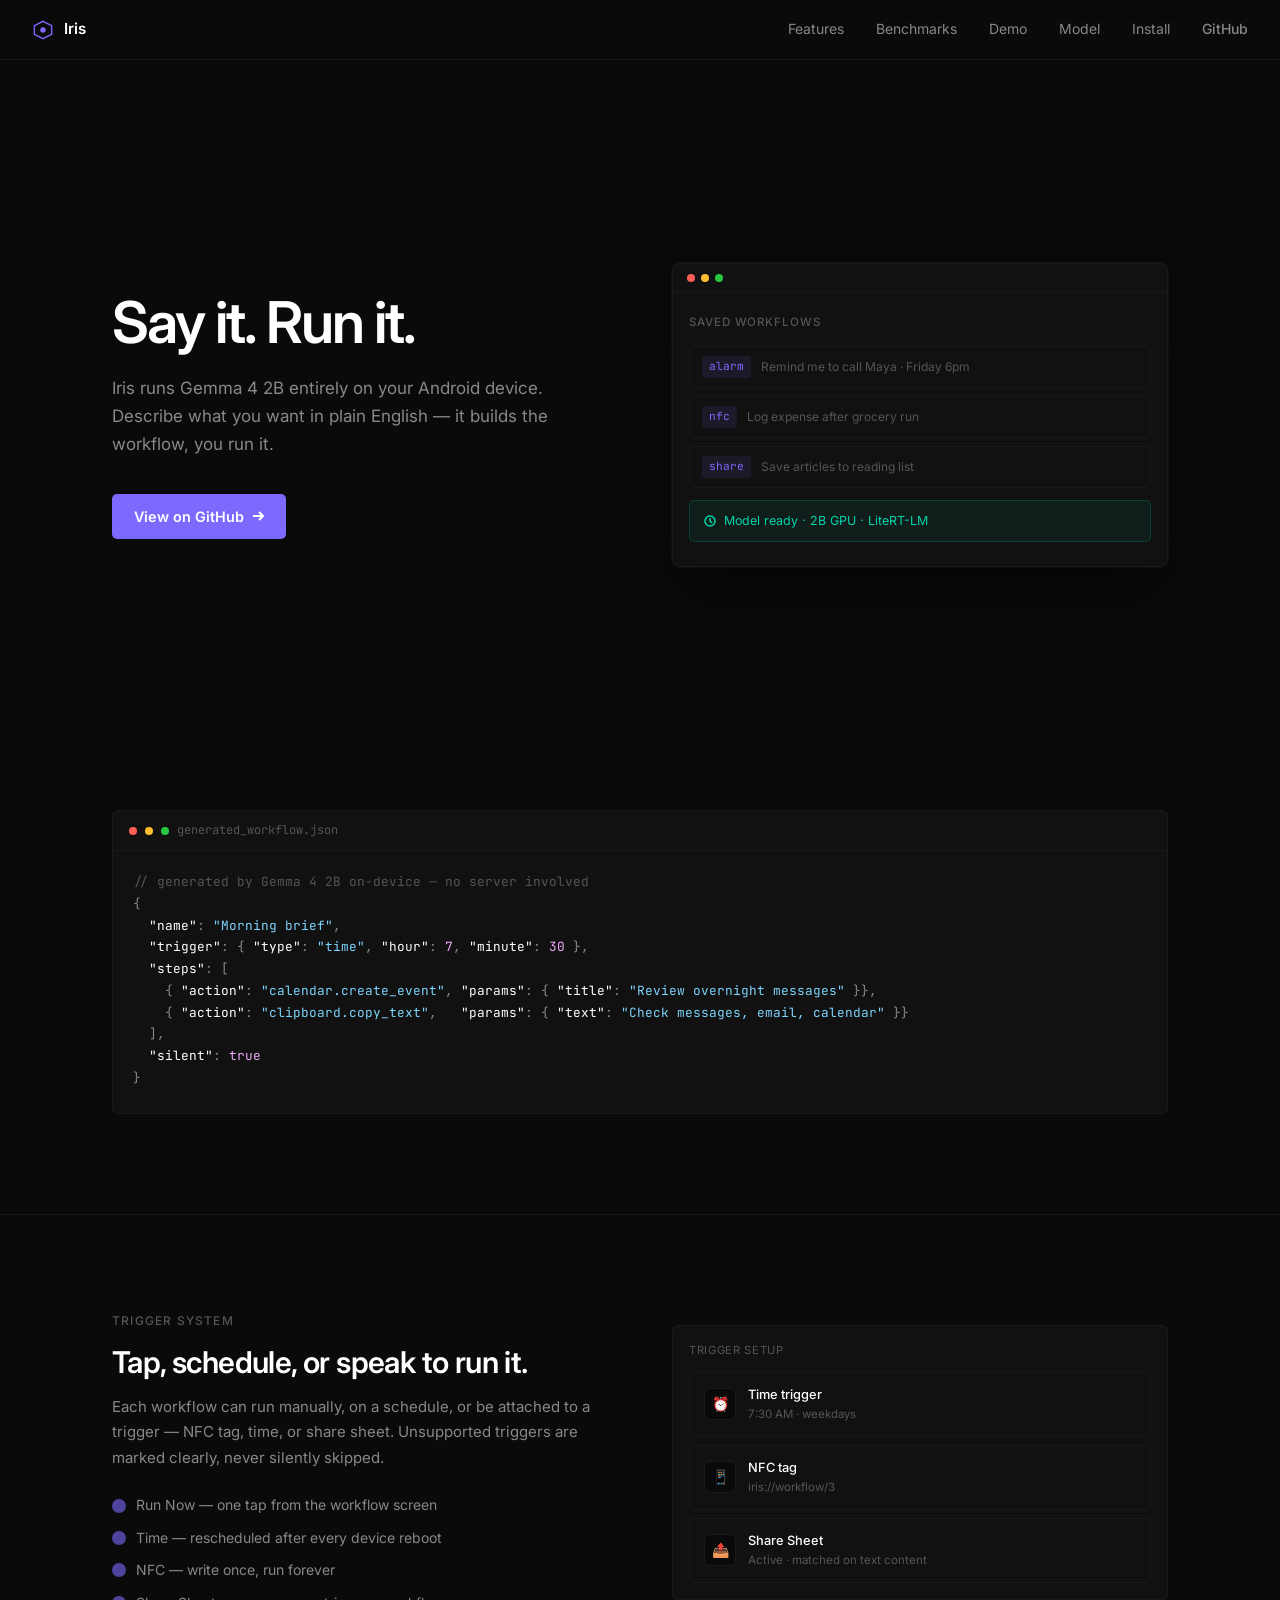
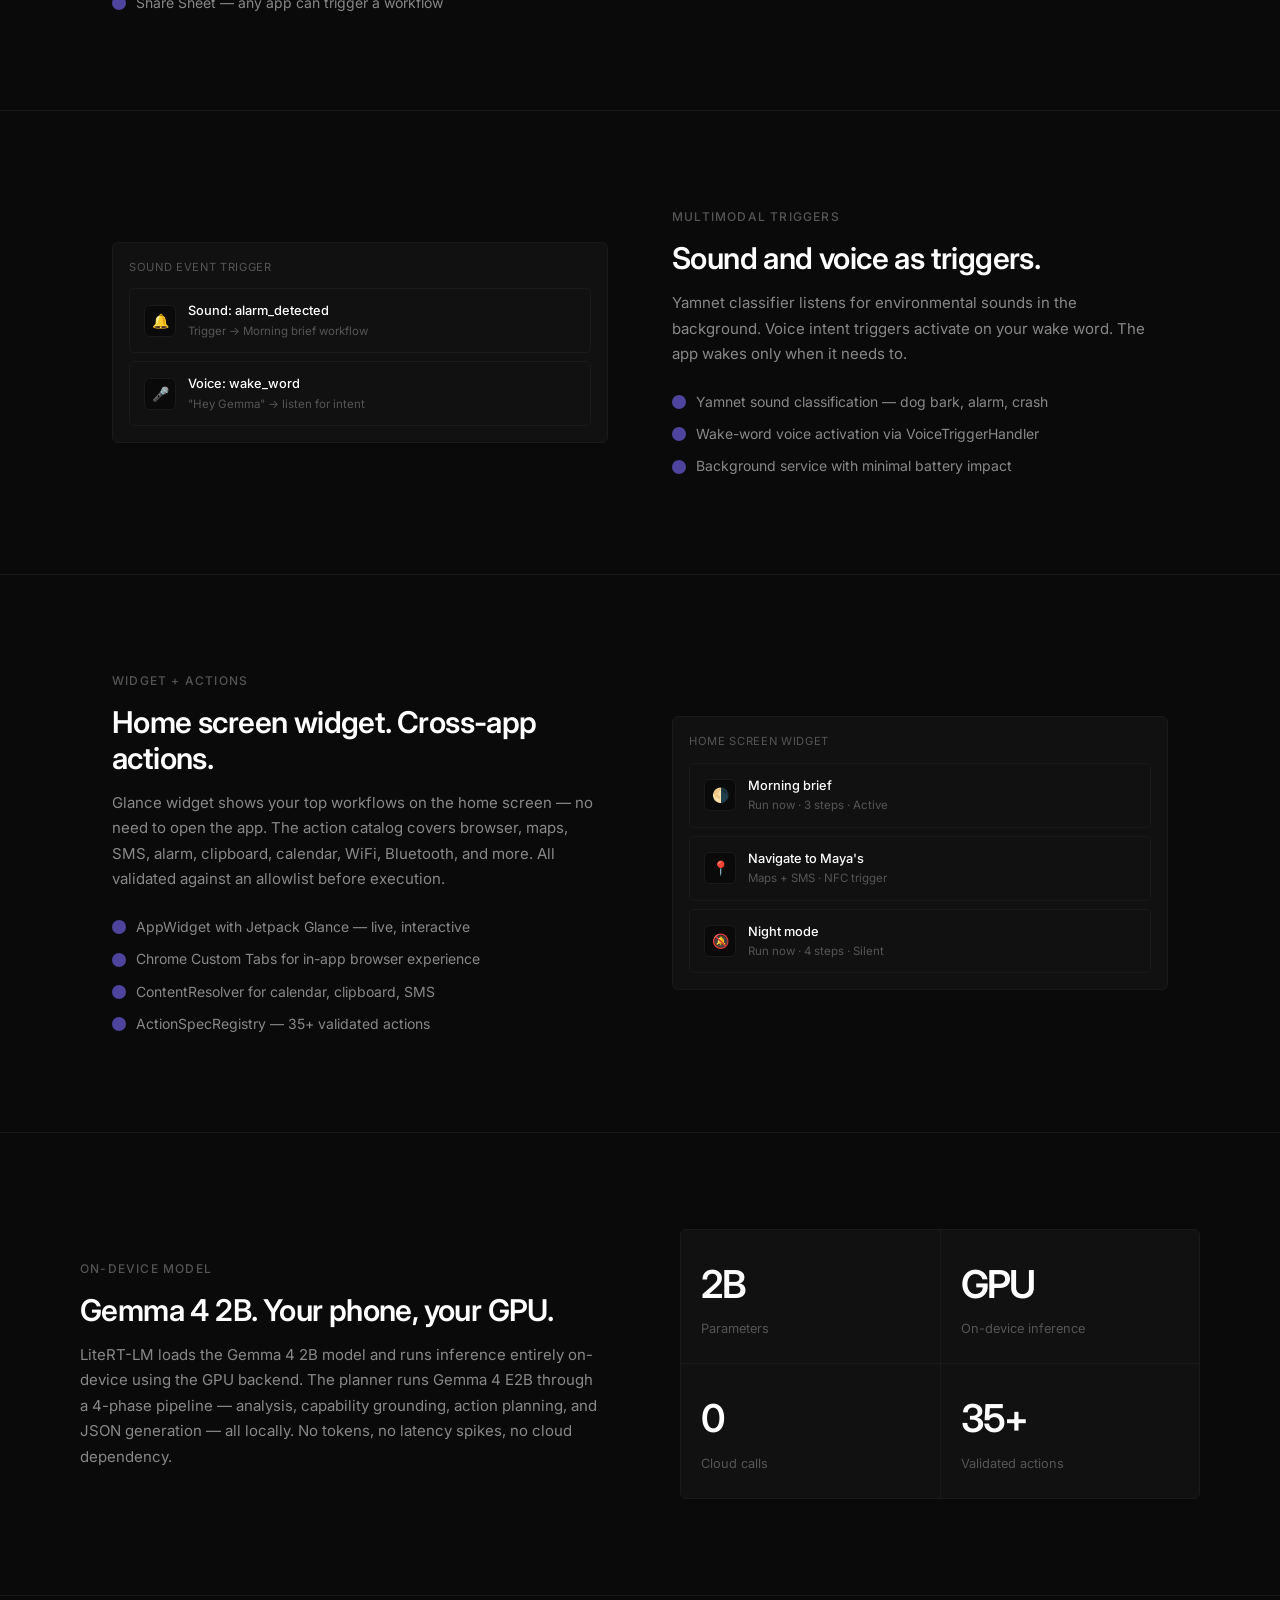
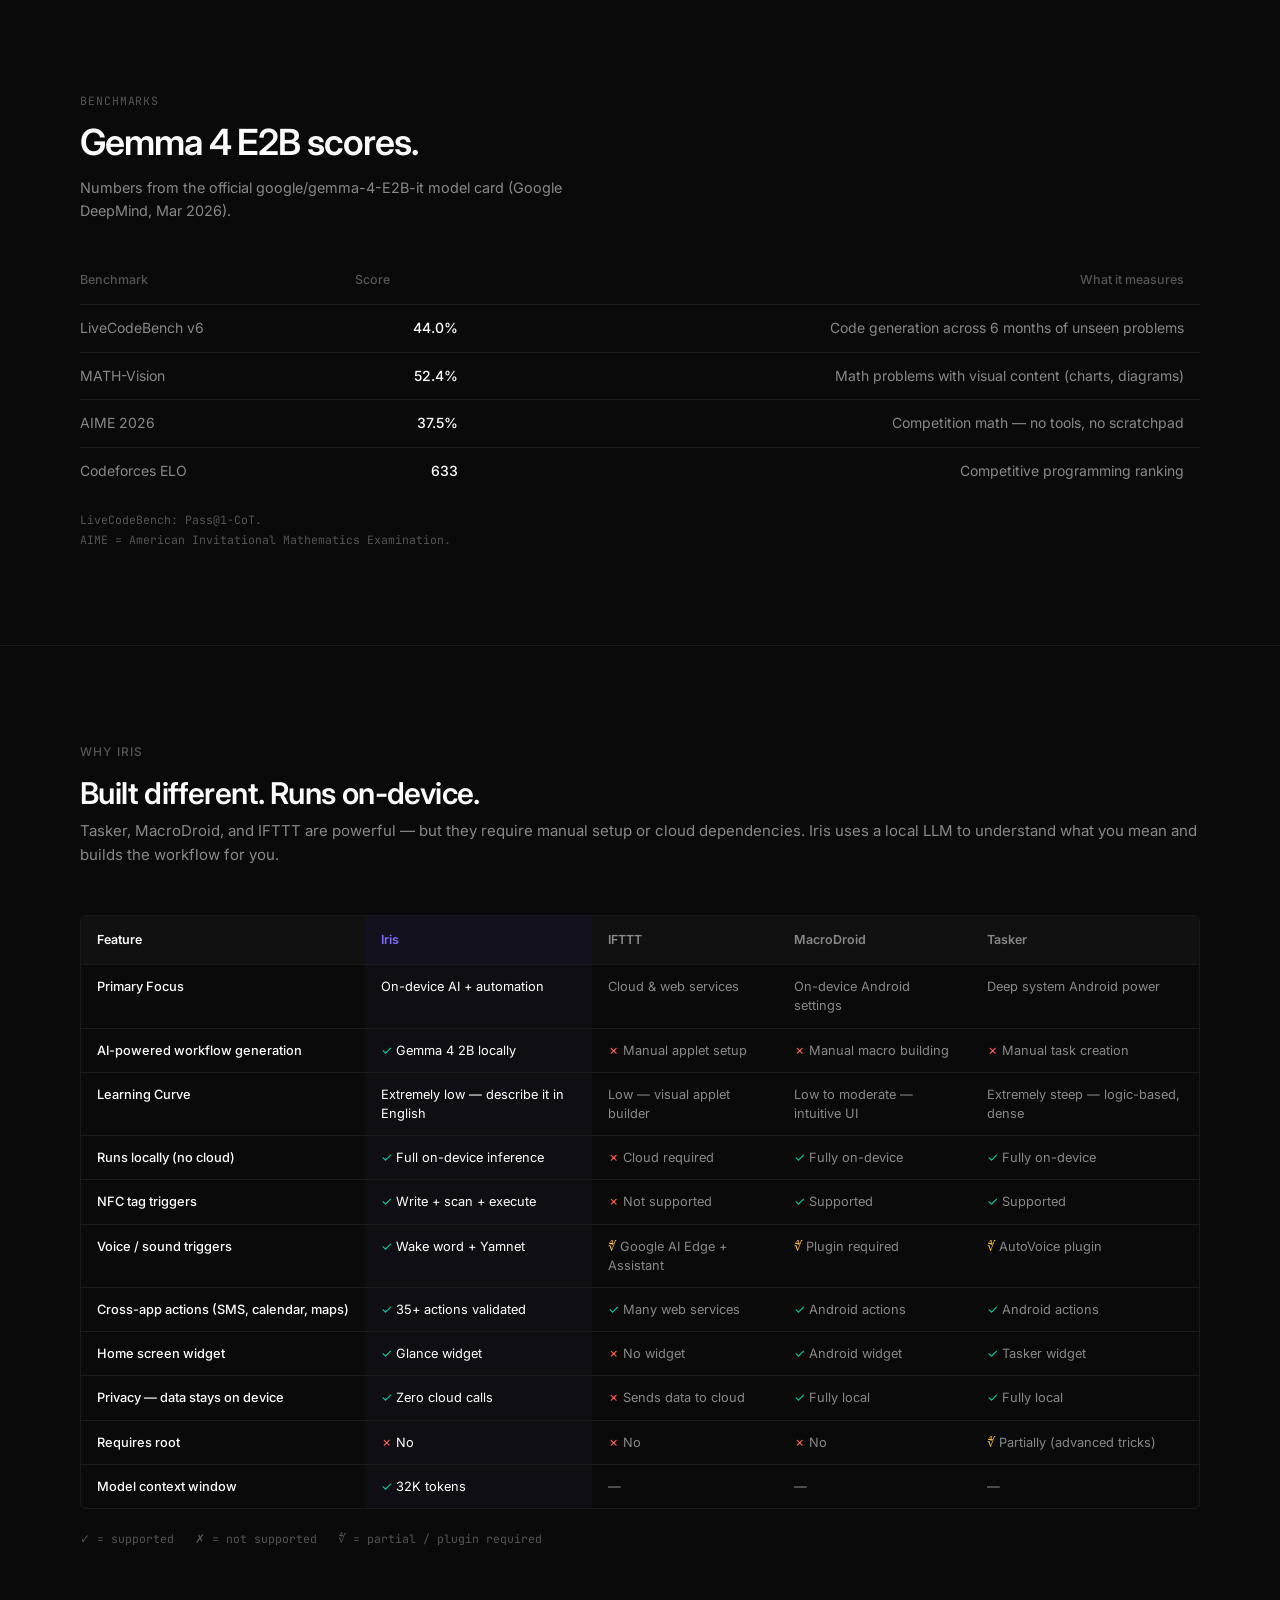
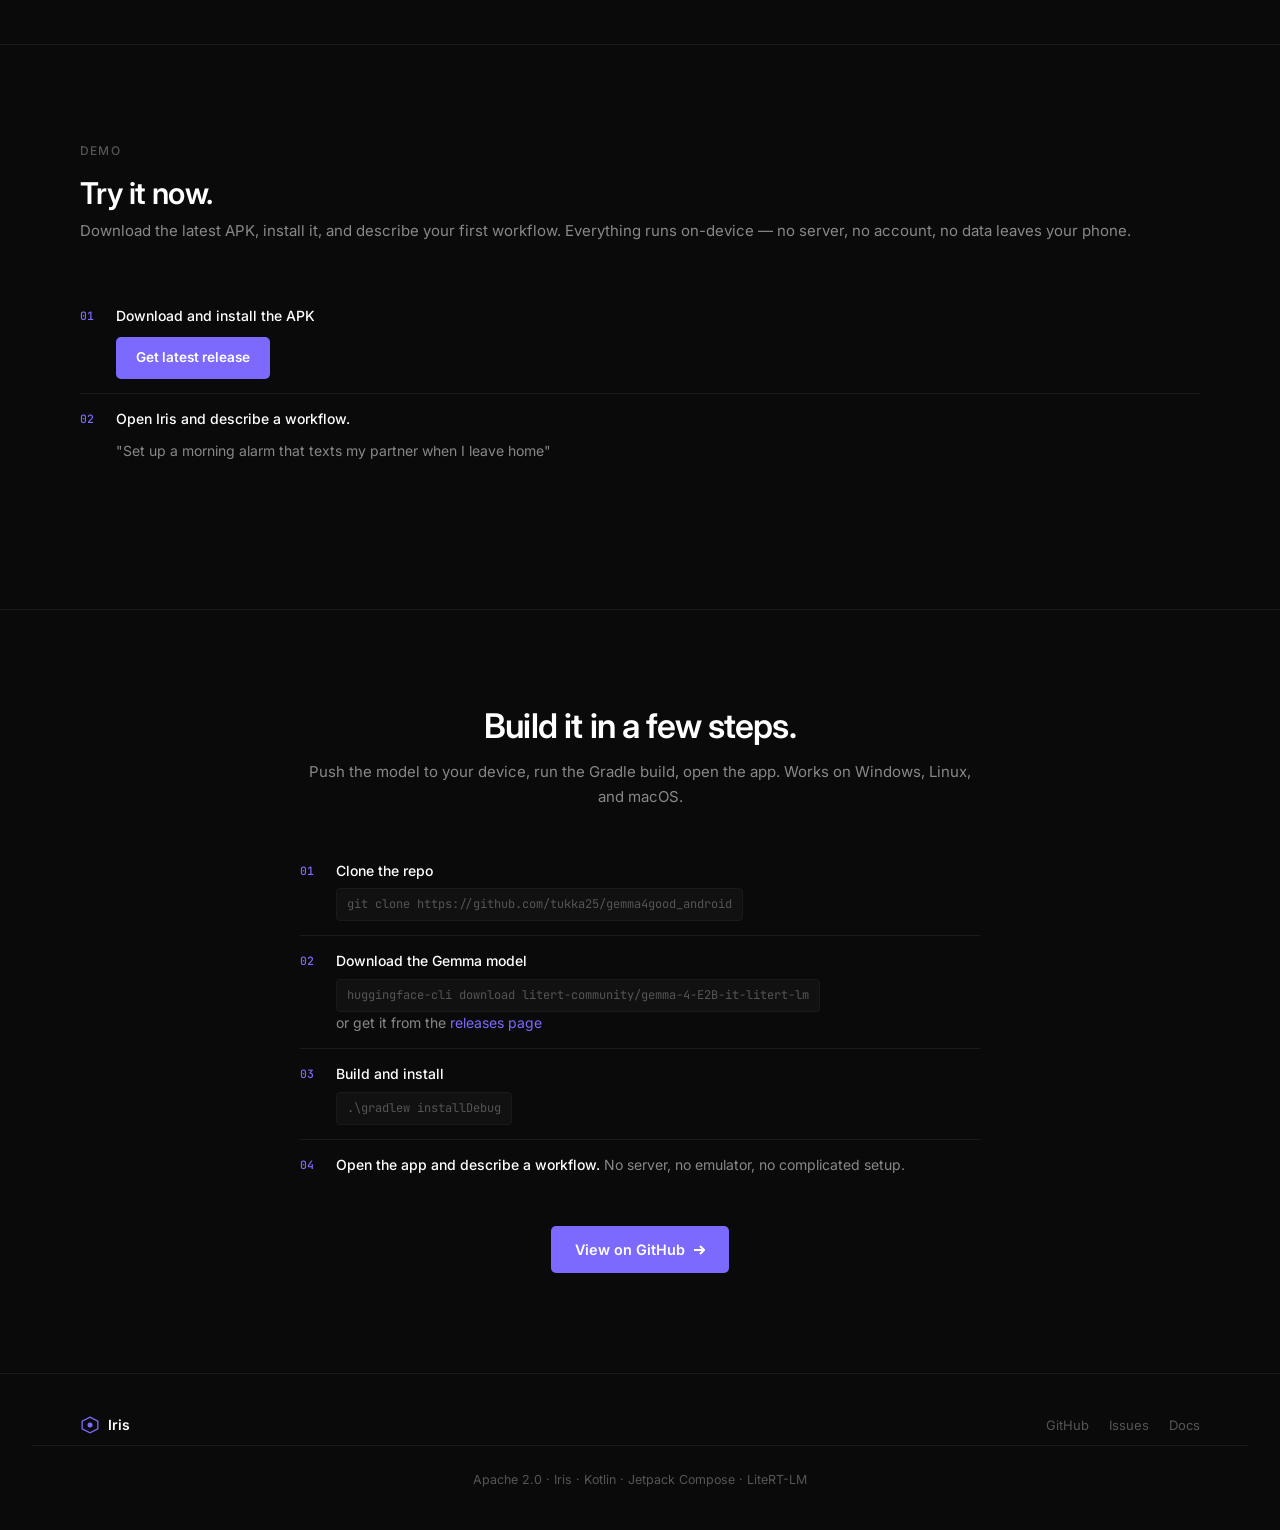
<file: docs/index.html>
<!DOCTYPE html>
<html lang="en">
<head>
  <meta charset="UTF-8">
  <meta name="viewport" content="width=device-width, initial-scale=1.0">
  <title>Iris — On-device AI for Android</title>
  <meta name="description" content="Gemma 4 2B runs locally on your Android phone. Turn plain English into cross-app workflows. No cloud, no data leaves your device.">
  <link rel="preconnect" href="https://fonts.googleapis.com">
  <link rel="preconnect" href="https://fonts.gstatic.com" crossorigin>
  <link href="https://fonts.googleapis.com/css2?family=Inter:wght@400;500;600&family=JetBrains+Mono:wght@400;500&display=swap" rel="stylesheet">
  <link rel="stylesheet" href="styles.css">
</head>
<body>

  <!-- Nav -->
  <nav class="nav">
    <a href="#" class="nav__logo">
      <svg width="22" height="22" viewBox="0 0 28 28" fill="none">
        <polygon points="14,3 25,8.5 25,19.5 14,25 3,19.5 3,8.5" stroke="#7C6AFF" stroke-width="1.8" fill="none"/>
        <circle cx="14" cy="14" r="3.5" fill="#7C6AFF"/>
      </svg>
      Iris
    </a>
    <div class="nav__links">
      <a href="#features">Features</a>
      <a href="#benchmarks">Benchmarks</a>
      <a href="#demo">Demo</a>
      <a href="#model">Model</a>
      <a href="#install">Install</a>
      <a href="https://github.com/tukka25/gemma4good_android" class="nav__cta" target="_blank" rel="noopener">GitHub</a>
    </div>
  </nav>

  <!-- Hero -->
  <section class="hero">
    <div class="hero__text">
      <h1 class="hero__headline">Say it. Run it.</h1>
      <p class="hero__sub">
        Iris runs Gemma 4 2B entirely on your Android device.
        Describe what you want in plain English — it builds the workflow, you run it.
      </p>
      <a href="https://github.com/tukka25/gemma4good_android" class="hero__cta" target="_blank" rel="noopener">
        View on GitHub
        <svg width="12" height="12" viewBox="0 0 12 12" fill="none" stroke="currentColor" stroke-width="2"><path d="M1 6h10M7 2l4 4-4 4"/></svg>
      </a>
    </div>
    <div class="hero__visual">
      <div class="hero__screen">
        <div class="hero__screen-top">
          <div class="dot dot--red"></div>
          <div class="dot dot--yellow"></div>
          <div class="dot dot--green"></div>
        </div>
        <div class="hero__screen-body">
          <div class="hero__screen-label">Saved workflows</div>
          <div class="workflow-line">
            <span class="tag">alarm</span>
            <span class="action">Remind me to call Maya · Friday 6pm</span>
          </div>
          <div class="workflow-line">
            <span class="tag">nfc</span>
            <span class="action">Log expense after grocery run</span>
          </div>
          <div class="workflow-line">
            <span class="tag">share</span>
            <span class="action">Save articles to reading list</span>
          </div>
          <div class="workflow-status">
            <svg width="12" height="12" viewBox="0 0 12 12" fill="none" stroke="currentColor" stroke-width="1.5"><circle cx="6" cy="6" r="5"/><path d="M6 3v3l2 2"/></svg>
            Model ready · 2B GPU · LiteRT-LM
          </div>
        </div>
      </div>
    </div>
  </section>

  <!-- Code: actual workflow JSON -->
  <div class="code-section">
    <div class="code-block">
      <div class="code-block__header">
        <div class="dot dot--red"></div>
        <div class="dot dot--yellow"></div>
        <div class="dot dot--green"></div>
        <span class="code-block__name">generated_workflow.json</span>
      </div>
      <div class="code-block__body">
        <pre><span class="code-comment">// generated by Gemma 4 2B on-device — no server involved</span>
{
  <span class="code-key">"name"</span>: <span class="code-str">"Morning brief"</span>,
  <span class="code-key">"trigger"</span>: { <span class="code-key">"type"</span>: <span class="code-str">"time"</span>, <span class="code-key">"hour"</span>: <span class="code-num">7</span>, <span class="code-key">"minute"</span>: <span class="code-num">30</span> },
  <span class="code-key">"steps"</span>: [
    { <span class="code-key">"action"</span>: <span class="code-str">"calendar.create_event"</span>, <span class="code-key">"params"</span>: { <span class="code-key">"title"</span>: <span class="code-str">"Review overnight messages"</span> }},
    { <span class="code-key">"action"</span>: <span class="code-str">"clipboard.copy_text"</span>,   <span class="code-key">"params"</span>: { <span class="code-key">"text"</span>: <span class="code-str">"Check messages, email, calendar"</span> }}
  ],
  <span class="code-key">"silent"</span>: <span class="code-num">true</span>
}</pre>
      </div>
    </div>
  </div>

  <!-- Feature 1: Voice triggers -->
  <div id="features" class="features">
    <div class="feature">
      <div class="feature__text">
        <div class="feature__eyebrow">Trigger system</div>
        <h2 class="feature__headline">Tap, schedule, or speak to run it.</h2>
        <p class="feature__body">
          Each workflow can run manually, on a schedule, or be attached to
          a trigger — NFC tag, time, or share sheet. Unsupported triggers
          are marked clearly, never silently skipped.
        </p>
        <div class="feature__list">
          <div class="feature__list-item">Run Now — one tap from the workflow screen</div>
          <div class="feature__list-item">Time — rescheduled after every device reboot</div>
          <div class="feature__list-item">NFC — write once, run forever</div>
          <div class="feature__list-item">Share Sheet — any app can trigger a workflow</div>
        </div>
      </div>
      <div class="feature__preview">
        <div class="feature__preview-label">Trigger setup</div>
        <div class="preview-card">
          <div class="preview-card__icon">⏰</div>
          <div class="preview-card__text">
            <div class="preview-card__title">Time trigger</div>
            <div class="preview-card__sub">7:30 AM · weekdays</div>
          </div>
        </div>
        <div class="preview-card">
          <div class="preview-card__icon">📱</div>
          <div class="preview-card__text">
            <div class="preview-card__title">NFC tag</div>
            <div class="preview-card__sub">iris://workflow/3</div>
          </div>
        </div>
        <div class="preview-card">
          <div class="preview-card__icon">📤</div>
          <div class="preview-card__text">
            <div class="preview-card__title">Share Sheet</div>
            <div class="preview-card__sub">Active · matched on text content</div>
          </div>
        </div>
      </div>
    </div>
  </div>

  <!-- Feature 2: Sound + Voice -->
  <div class="features">
    <div class="feature feature--flip">
      <div class="feature__text">
        <div class="feature__eyebrow">Multimodal triggers</div>
        <h2 class="feature__headline">Sound and voice as triggers.</h2>
        <p class="feature__body">
          Yamnet classifier listens for environmental sounds in the background.
          Voice intent triggers activate on your wake word.
          The app wakes only when it needs to.
        </p>
        <div class="feature__list">
          <div class="feature__list-item">Yamnet sound classification — dog bark, alarm, crash</div>
          <div class="feature__list-item">Wake-word voice activation via VoiceTriggerHandler</div>
          <div class="feature__list-item">Background service with minimal battery impact</div>
        </div>
      </div>
      <div class="feature__preview">
        <div class="feature__preview-label">Sound event trigger</div>
        <div class="preview-card">
          <div class="preview-card__icon">🔔</div>
          <div class="preview-card__text">
            <div class="preview-card__title">Sound: alarm_detected</div>
            <div class="preview-card__sub">Trigger → Morning brief workflow</div>
          </div>
        </div>
        <div class="preview-card">
          <div class="preview-card__icon">🎤</div>
          <div class="preview-card__text">
            <div class="preview-card__title">Voice: wake_word</div>
            <div class="preview-card__sub">"Hey Gemma" → listen for intent</div>
          </div>
        </div>
      </div>
    </div>
  </div>

  <!-- Feature 3: Widget + Actions -->
  <div class="features">
    <div class="feature">
      <div class="feature__text">
        <div class="feature__eyebrow">Widget + Actions</div>
        <h2 class="feature__headline">Home screen widget. Cross-app actions.</h2>
        <p class="feature__body">
          Glance widget shows your top workflows on the home screen —
          no need to open the app. The action catalog covers browser,
          maps, SMS, alarm, clipboard, calendar, WiFi, Bluetooth, and more.
          All validated against an allowlist before execution.
        </p>
        <div class="feature__list">
          <div class="feature__list-item">AppWidget with Jetpack Glance — live, interactive</div>
          <div class="feature__list-item">Chrome Custom Tabs for in-app browser experience</div>
          <div class="feature__list-item">ContentResolver for calendar, clipboard, SMS</div>
          <div class="feature__list-item">ActionSpecRegistry — 35+ validated actions</div>
        </div>
      </div>
      <div class="feature__preview">
        <div class="feature__preview-label">Home screen widget</div>
        <div class="preview-card">
          <div class="preview-card__icon">🌗</div>
          <div class="preview-card__text">
            <div class="preview-card__title">Morning brief</div>
            <div class="preview-card__sub">Run now · 3 steps · Active</div>
          </div>
        </div>
        <div class="preview-card">
          <div class="preview-card__icon">📍</div>
          <div class="preview-card__text">
            <div class="preview-card__title">Navigate to Maya's</div>
            <div class="preview-card__sub">Maps + SMS · NFC trigger</div>
          </div>
        </div>
        <div class="preview-card">
          <div class="preview-card__icon">🔕</div>
          <div class="preview-card__text">
            <div class="preview-card__title">Night mode</div>
            <div class="preview-card__sub">Run now · 4 steps · Silent</div>
          </div>
        </div>
      </div>
    </div>
  </div>

  <!-- Model stats section -->
  <div id="model" class="model-section">
    <div class="model-section__inner">
      <div>
        <div class="model-section__eyebrow">On-device model</div>
        <h2 class="model-section__headline">Gemma 4 2B. Your phone, your GPU.</h2>
        <p class="model-section__body">
          LiteRT-LM loads the Gemma 4 2B model and runs inference entirely
on-device using the GPU backend. The planner runs Gemma 4 E2B through a 4-phase pipeline —
          analysis, capability grounding, action planning, and JSON generation — all locally.
          No tokens, no latency spikes, no cloud dependency.
        </p>
      </div>
      <div class="model-stats">
        <div class="stat">
          <div class="stat__value">2B</div>
          <div class="stat__label">Parameters</div>
        </div>
        <div class="stat">
          <div class="stat__value">GPU</div>
          <div class="stat__label">On-device inference</div>
        </div>
        <div class="stat">
          <div class="stat__value">0</div>
          <div class="stat__label">Cloud calls</div>
        </div>
        <div class="stat">
          <div class="stat__value">35+</div>
          <div class="stat__label">Validated actions</div>
        </div>
      </div>
    </div>
  </div>

  <!-- Leaderboard -->
  <div id="benchmarks" class="leaderboard">
    <div class="leaderboard__inner">
      <div class="leaderboard__header">
        <div class="leaderboard__eyebrow">Benchmarks</div>
        <h2 class="leaderboard__headline">Gemma 4 E2B scores.</h2>
        <p class="leaderboard__sub">
          Numbers from the official google/gemma-4-E2B-it model card (Google DeepMind, Mar 2026).
        </p>
      </div>

      <div class="leaderboard__table-wrap">
        <table class="leaderboard__table">
          <thead>
            <tr>
              <th>Benchmark</th>
              <th>Score</th>
              <th>What it measures</th>
            </tr>
          </thead>
          <tbody>
            <tr>
              <td>LiveCodeBench v6</td>
              <td class="col--highlight">44.0%</td>
              <td>Code generation across 6 months of unseen problems</td>
            </tr>
            <tr>
              <td>MATH-Vision</td>
              <td class="col--highlight">52.4%</td>
              <td>Math problems with visual content (charts, diagrams)</td>
            </tr>
            <tr>
              <td>AIME 2026</td>
              <td class="col--highlight">37.5%</td>
              <td>Competition math — no tools, no scratchpad</td>
            </tr>
            <tr>
              <td>Codeforces ELO</td>
              <td class="col--highlight">633</td>
              <td>Competitive programming ranking</td>
            </tr>
          </tbody>
        </table>
      </div>
      <p class="leaderboard__footnote">
        LiveCodeBench: Pass@1-CoT.<br>
        AIME = American Invitational Mathematics Examination.
      </p>
    </div>
  </div>


  <!-- Comparison table -->
  <section class="comparison">
    <div class="comparison__inner">
      <div class="comparison__eyebrow">Why Iris</div>
      <h2 class="comparison__headline">Built different. Runs on-device.</h2>
      <p class="comparison__sub">
        Tasker, MacroDroid, and IFTTT are powerful — but they require manual setup
        or cloud dependencies. Iris uses a local LLM to understand what you mean
        and builds the workflow for you.
      </p>

      <div class="comparison__table-wrap">
        <table class="comparison__table">
          <thead>
            <tr>
              <th>Feature</th>
              <th class="col--iris">Iris</th>
              <th>IFTTT</th>
              <th>MacroDroid</th>
              <th>Tasker</th>
            </tr>
          </thead>
          <tbody>
            <tr>
              <td>Primary Focus</td>
              <td class="col--iris">On-device AI + automation</td>
              <td>Cloud &amp; web services</td>
              <td>On-device Android settings</td>
              <td>Deep system Android power</td>
            </tr>
            <tr>
              <td>AI-powered workflow generation</td>
              <td class="col--iris"><span class="yes">&#10003;</span> Gemma 4 2B locally</td>
              <td><span class="no">&#10007;</span> Manual applet setup</td>
              <td><span class="no">&#10007;</span> Manual macro building</td>
              <td><span class="no">&#10007;</span> Manual task creation</td>
            </tr>
            <tr>
              <td>Learning Curve</td>
              <td class="col--iris">Extremely low — describe it in English</td>
              <td>Low — visual applet builder</td>
              <td>Low to moderate — intuitive UI</td>
              <td>Extremely steep — logic-based, dense</td>
            </tr>
            <tr>
              <td>Runs locally (no cloud)</td>
              <td class="col--iris"><span class="yes">&#10003;</span> Full on-device inference</td>
              <td><span class="no">&#10007;</span> Cloud required</td>
              <td><span class="yes">&#10003;</span> Fully on-device</td>
              <td><span class="yes">&#10003;</span> Fully on-device</td>
            </tr>
            <tr>
              <td>NFC tag triggers</td>
              <td class="col--iris"><span class="yes">&#10003;</span> Write + scan + execute</td>
              <td><span class="no">&#10007;</span> Not supported</td>
              <td><span class="yes">&#10003;</span> Supported</td>
              <td><span class="yes">&#10003;</span> Supported</td>
            </tr>
            <tr>
              <td>Voice / sound triggers</td>
              <td class="col--iris"><span class="yes">&#10003;</span> Wake word + Yamnet</td>
              <td><span class="partial">&#8732;</span> Google AI Edge + Assistant</td>
              <td><span class="partial">&#8732;</span> Plugin required</td>
              <td><span class="partial">&#8732;</span> AutoVoice plugin</td>
            </tr>
            <tr>
              <td>Cross-app actions (SMS, calendar, maps)</td>
              <td class="col--iris"><span class="yes">&#10003;</span> 35+ actions validated</td>
              <td><span class="yes">&#10003;</span> Many web services</td>
              <td><span class="yes">&#10003;</span> Android actions</td>
              <td><span class="yes">&#10003;</span> Android actions</td>
            </tr>
            <tr>
              <td>Home screen widget</td>
              <td class="col--iris"><span class="yes">&#10003;</span> Glance widget</td>
              <td><span class="no">&#10007;</span> No widget</td>
              <td><span class="yes">&#10003;</span> Android widget</td>
              <td><span class="yes">&#10003;</span> Tasker widget</td>
            </tr>
            <tr>
              <td>Privacy — data stays on device</td>
              <td class="col--iris"><span class="yes">&#10003;</span> Zero cloud calls</td>
              <td><span class="no">&#10007;</span> Sends data to cloud</td>
              <td><span class="yes">&#10003;</span> Fully local</td>
              <td><span class="yes">&#10003;</span> Fully local</td>
            </tr>
            <tr>
              <td>Requires root</td>
              <td class="col--iris"><span class="no">&#10007;</span> No</td>
              <td><span class="no">&#10007;</span> No</td>
              <td><span class="no">&#10007;</span> No</td>
              <td><span class="partial">&#8732;</span> Partially (advanced tricks)</td>
            </tr>
            <tr>
              <td>Model context window</td>
              <td class="col--iris"><span class="yes">&#10003;</span> 32K tokens</td>
              <td>—</td>
              <td>—</td>
              <td>—</td>
            </tr>
          </tbody>
        </table>
      </div>
      <p class="leaderboard__footnote" style="margin-top:20px;">
        &#10003; = supported &nbsp; &#10007; = not supported &nbsp; &#8732; = partial / plugin required
      </p>
    </div>
  </section>

  <!-- Demo / Download section -->
  <section id="demo" class="comparison">
    <div class="comparison__inner">
      <div class="comparison__eyebrow">Demo</div>
      <h2 class="comparison__headline">Try it now.</h2>
      <p class="comparison__sub">
        Download the latest APK, install it, and describe your first workflow.
        Everything runs on-device — no server, no account, no data leaves your phone.
      </p>
      <div class="install-steps">
        <div class="install-step">
          <div class="install-step__num">01</div>
          <div class="install-step__text">
            <strong>Download and install the APK</strong>
            <a href="https://github.com/tukka25/gemma4good_android/releases" class="install-cta" target="_blank" rel="noopener">
              Get latest release
            </a>
          </div>
        </div>
        <div class="install-step">
          <div class="install-step__num">02</div>
          <div class="install-step__text">
            <strong>Open Iris and describe a workflow.</strong>
            "Set up a morning alarm that texts my partner when I leave home"
          </div>
        </div>
      </div>
    </div>
  </section>
  <!-- Install section -->
  <div id="install" class="install-section">
    <div class="install-section__inner">
      <h2 class="install-section__headline">Build it in a few steps.</h2>
      <p class="install-section__body">
        Push the model to your device, run the Gradle build, open the app.
        Works on Windows, Linux, and macOS.
      </p>
      <div class="install-steps">
        <div class="install-step">
          <div class="install-step__num">01</div>
          <div class="install-step__text">
            <strong>Clone the repo</strong>
            <code class="install-step__code">git clone https://github.com/tukka25/gemma4good_android</code>
          </div>
        </div>
        <div class="install-step">
          <div class="install-step__num">02</div>
          <div class="install-step__text">
            <strong>Download the Gemma model</strong>
            <code class="install-step__code">huggingface-cli download litert-community/gemma-4-E2B-it-litert-lm</code>
            or get it from the
            <a href="https://github.com/tukka25/gemma4good_android/releases" target="_blank" rel="noopener" style="color:#7C6AFF;">releases page</a>
          </div>
        </div>
        <div class="install-step">
          <div class="install-step__num">03</div>
          <div class="install-step__text">
            <strong>Build and install</strong>
            <code class="install-step__code">.\gradlew installDebug</code>
          </div>
        </div>
        <div class="install-step">
          <div class="install-step__num">04</div>
          <div class="install-step__text">
            <strong>Open the app and describe a workflow.</strong>
            No server, no emulator, no complicated setup.
          </div>
        </div>
      </div>
      <a href="https://github.com/tukka25/gemma4good_android" class="install-cta" target="_blank" rel="noopener">
        View on GitHub
        <svg width="12" height="12" viewBox="0 0 12 12" fill="none" stroke="currentColor" stroke-width="2"><path d="M1 6h10M7 2l4 4-4 4"/></svg>
      </a>
    </div>
  </div>

  <!-- Footer -->
  <footer class="footer">
    <div class="footer__inner">
      <div class="footer__brand">
        <svg width="20" height="20" viewBox="0 0 28 28" fill="none">
          <polygon points="14,3 25,8.5 25,19.5 14,25 3,19.5 3,8.5" stroke="#7C6AFF" stroke-width="1.8" fill="none"/>
          <circle cx="14" cy="14" r="3.5" fill="#7C6AFF"/>
        </svg>
        Iris
      </div>
      <div class="footer__links">
        <a href="https://github.com/tukka25/gemma4good_android" target="_blank" rel="noopener">GitHub</a>
        <a href="https://github.com/tukka25/gemma4good_android/issues" target="_blank" rel="noopener">Issues</a>
        <a href="https://github.com/tukka25/gemma4good_android/blob/main/ARCHITECTURE.md" target="_blank" rel="noopener">Docs</a>
      </div>
    </div>
    <p class="footer__copy">Apache 2.0 · Iris · Kotlin · Jetpack Compose · LiteRT-LM</p>
  </footer>

</body>
</html>
</file>
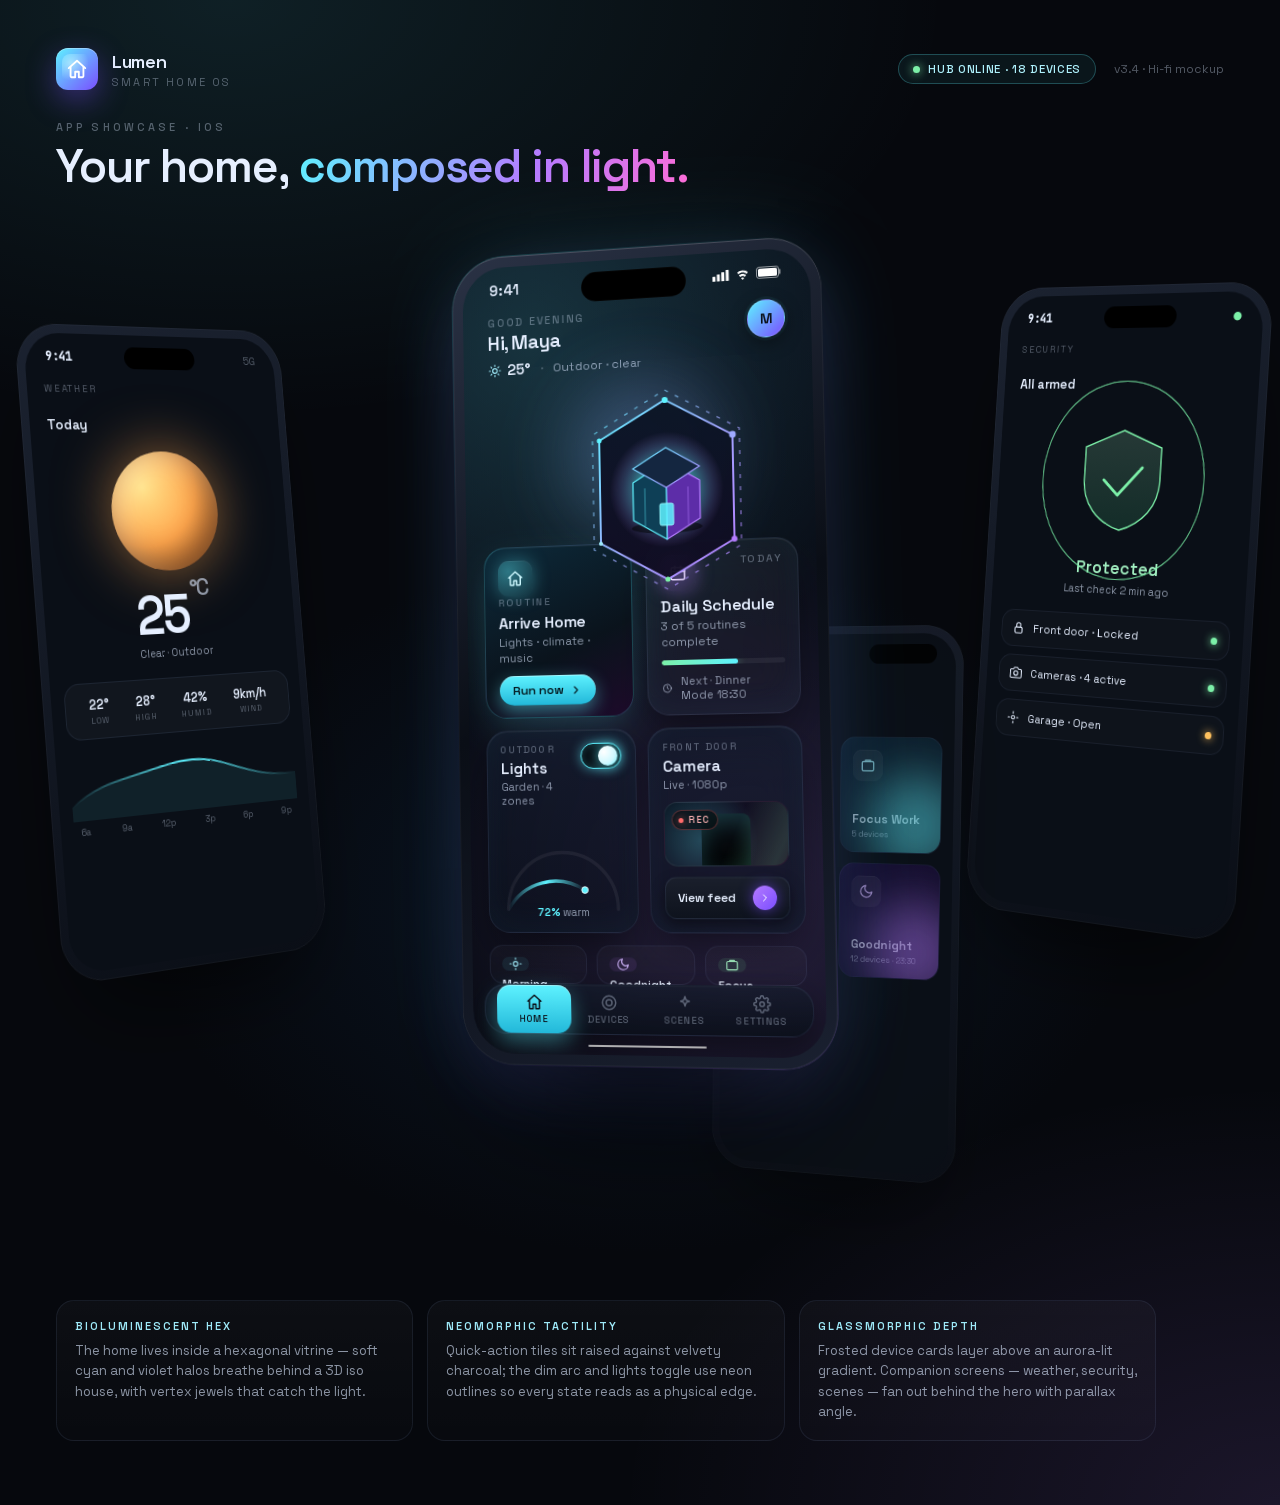
<file: gemma4good_android_new_design_schema.html>
<!DOCTYPE html>
<html>
<head>
  <meta charset="utf-8">
  <title>Lumen — Smart Home</title>
  <style>
    * { margin: 0; padding: 0; box-sizing: border-box; }
    body { background: #06080d; display: flex; align-items: center; justify-content: center; min-height: 100vh; font-family: -apple-system, BlinkMacSystemFont, sans-serif; }
    #__bundler_loading { position: fixed; bottom: 20px; right: 20px; font: 13px/1.4 -apple-system, BlinkMacSystemFont, sans-serif; color: #666; background: #fff; padding: 8px 14px; border-radius: 8px; box-shadow: 0 1px 4px rgba(0,0,0,0.12); z-index: 10000; }
    #__bundler_thumbnail { position: fixed; inset: 0; width: 100%; height: 100%; display: flex; align-items: center; justify-content: center; background: #06080d; z-index: 9999; }
    #__bundler_thumbnail svg { width: 100%; height: 100%; object-fit: contain; }
    #__bundler_placeholder { color: #999; font-size: 14px; }
  </style>
  <noscript>
    <style>#__bundler_loading { display: none; }</style>
    <div style="position:fixed;bottom:12px;left:12px;font:13px/1.4 -apple-system,BlinkMacSystemFont,sans-serif;color:#999;background:rgba(255,255,255,0.9);padding:6px 12px;border-radius:6px;box-shadow:0 1px 4px rgba(0,0,0,0.08);z-index:10000;">
      This page requires JavaScript to display.
    </div>
  </noscript>
</head>
<body>
  <div id="__bundler_thumbnail">
  <svg viewBox="0 0 1200 800" xmlns="http://www.w3.org/2000/svg">
    <defs>
      <linearGradient id="t-edge" x1="0" y1="0" x2="1" y2="1">
        <stop offset="0%" stop-color="#5EF2FF"></stop>
        <stop offset="100%" stop-color="#B57BFF"></stop>
      </linearGradient>
      <radialGradient id="t-glow" cx="0.5" cy="0.5" r="0.5">
        <stop offset="0%" stop-color="#9CFBFF" stop-opacity="0.9"></stop>
        <stop offset="60%" stop-color="#5EF2FF" stop-opacity="0.3"></stop>
        <stop offset="100%" stop-color="#B57BFF" stop-opacity="0"></stop>
      </radialGradient>
    </defs>
    <g transform="translate(600 400)">
      <circle r="260" fill="url(#t-glow)"></circle>
      <polygon points="0,-240 208,-120 208,120 0,240 -208,120 -208,-120" fill="#0a1424" stroke="url(#t-edge)" stroke-width="6"></polygon>
      <g transform="scale(3.4)">
        <path d="M0 -34 L40 -10 L40 36 L0 60 Z" fill="#5d2da8" stroke="#B57BFF" stroke-width="1.4"></path>
        <path d="M0 -34 L-40 -10 L-40 36 L0 60 Z" fill="#0e3f56" stroke="#5EF2FF" stroke-width="1.4"></path>
        <path d="M0 -50 L40 -26 L0 -2 L-40 -26 Z" fill="#142640" stroke="url(#t-edge)" stroke-width="1.6"></path>
        <rect x="-8" y="16" width="16" height="26" rx="2" fill="#5EF2FF" opacity="0.9"></rect>
      </g>
    </g>
  </svg>
</div>
  <div id="__bundler_loading">Unpacking...</div>

  <script>
    
document.addEventListener('DOMContentLoaded', async function() {
  const loading = document.getElementById('__bundler_loading');
  function setStatus(msg) { if (loading) loading.textContent = msg; }

  // Error sink persists across replaceWith since it's on window, not the DOM.
  window.addEventListener('error', function(e) {
    var p = document.body || document.documentElement;
    var d = document.getElementById('__bundler_err') || p.appendChild(document.createElement('div'));
    d.id = '__bundler_err';
    d.style.cssText = 'position:fixed;bottom:12px;left:12px;right:12px;font:12px/1.4 ui-monospace,monospace;background:#2a1215;color:#ff8a80;padding:10px 14px;border-radius:8px;border:1px solid #5c2b2e;z-index:99999;white-space:pre-wrap;max-height:40vh;overflow:auto';
    d.textContent = (d.textContent ? d.textContent + String.fromCharCode(10) : '') +
      '[bundle] ' + (e.message || e.type) +
      (e.filename ? ' (' + e.filename.slice(0, 60) + ':' + e.lineno + ')' : '');
  }, true);

  try {
    const manifestEl = document.querySelector('script[type="__bundler/manifest"]');
    const templateEl = document.querySelector('script[type="__bundler/template"]');
    if (!manifestEl || !templateEl) {
      setStatus('Error: missing bundle data');
      console.error('[bundler] Missing script tags — manifestEl:', !!manifestEl, 'templateEl:', !!templateEl);
      return;
    }

    const manifest = JSON.parse(manifestEl.textContent);
    let template = JSON.parse(templateEl.textContent);

    const uuids = Object.keys(manifest);
    setStatus('Unpacking ' + uuids.length + ' assets...');

    const blobUrls = {};
    await Promise.all(uuids.map(async (uuid) => {
      const entry = manifest[uuid];
      try {
        const binaryStr = atob(entry.data);
        const bytes = new Uint8Array(binaryStr.length);
        for (let i = 0; i < binaryStr.length; i++) bytes[i] = binaryStr.charCodeAt(i);

        let finalBytes = bytes;
        if (entry.compressed) {
          if (typeof DecompressionStream !== 'undefined') {
            const ds = new DecompressionStream('gzip');
            const writer = ds.writable.getWriter();
            const reader = ds.readable.getReader();
            writer.write(bytes);
            writer.close();
            const chunks = [];
            let totalLen = 0;
            while (true) {
              const { done, value } = await reader.read();
              if (done) break;
              chunks.push(value);
              totalLen += value.length;
            }
            finalBytes = new Uint8Array(totalLen);
            let offset = 0;
            for (const chunk of chunks) { finalBytes.set(chunk, offset); offset += chunk.length; }
          } else {
            console.warn('DecompressionStream not available, asset ' + uuid + ' may not render');
          }
        }

        blobUrls[uuid] = URL.createObjectURL(new Blob([finalBytes], { type: entry.mime }));
      } catch (err) {
        console.error('Failed to decode asset ' + uuid + ':', err);
        blobUrls[uuid] = URL.createObjectURL(new Blob([], { type: entry.mime }));
      }
    }));

    const extResEl = document.querySelector('script[type="__bundler/ext_resources"]');
    const extResources = extResEl ? JSON.parse(extResEl.textContent) : [];
    const resourceMap = {};
    for (const entry of extResources) {
      if (blobUrls[entry.uuid]) resourceMap[entry.id] = blobUrls[entry.uuid];
    }

    setStatus('Rendering...');
    for (const uuid of uuids) template = template.split(uuid).join(blobUrls[uuid]);

    // Strip integrity + crossorigin — blob URLs from a file:// document inherit
    // a null origin, so crossorigin forces a CORS fetch that SRI then rejects.
    // The manifest bytes are ours; SRI protects against CDN compromise, not this.
    template = template.replace(/\s+integrity="[^"]*"/gi, '').replace(/\s+crossorigin="[^"]*"/gi, '');

    const resourceScript = '<script>window.__resources = ' +
      JSON.stringify(resourceMap).split('</' + 'script>').join('<\\/' + 'script>') +
      ';</' + 'script>';
    // Inject after <head> so the DOCTYPE stays first; prepending the script
    // would push the parser into quirks mode. DOMParser always emits a <head>
    // (synthesizing one if the source HTML omitted it) but may carry
    // attributes through, so match the full opening tag. slice() rather than
    // replace() keeps us clear of $-pattern substitution in resourceScript.
    const headOpen = template.match(/<head[^>]*>/i);
    if (headOpen) {
      const i = headOpen.index + headOpen[0].length;
      template = template.slice(0, i) + resourceScript + template.slice(i);
    }

    // Parse the template and swap the root element. Scripts inserted via
    // DOMParser/replaceWith are inert per spec — re-create each with
    // createElement so they execute, awaiting onload for src scripts to
    // preserve ordering (React before ReactDOM before Babel before text/babel).
    const doc = new DOMParser().parseFromString(template, 'text/html');
    document.documentElement.replaceWith(doc.documentElement);
    const dead = Array.from(document.scripts);
    for (const old of dead) {
      const s = document.createElement('script');
      for (const a of old.attributes) s.setAttribute(a.name, a.value);
      s.textContent = old.textContent;
      // text/babel scripts with a src: fetch and inline. transformScriptTags
      // does XHR against the src, but blob:null/ from a file:// origin is
      // silently dropped. Inlining makes it a plain inline babel script,
      // which transformScriptTags handles unconditionally.
      if ((s.type === 'text/babel' || s.type === 'text/jsx') && s.src) {
        const r = await fetch(s.src);
        s.textContent = await r.text();
        s.removeAttribute('src');
      }
      const p = s.src ? new Promise(function(r) { s.onload = s.onerror = r; }) : null;
      old.replaceWith(s);
      if (p) await p;
    }
    // Babel standalone auto-transforms type=text/babel on DOMContentLoaded,
    // which fired before we swapped the document. Trigger manually if present.
    if (window.Babel && typeof window.Babel.transformScriptTags === 'function') {
      window.Babel.transformScriptTags();
    }
  } catch (err) {
    setStatus('Error unpacking: ' + err.message);
    console.error('Bundle unpack error:', err);
  }
});

  </script>

  <script type="__bundler/manifest">
{"3af730d3-1b2c-40ac-983a-48a6b82c554a":{"mime":"font/woff2","compressed":false,"data":"d09GMgABAAAAAAaAABIAAAAADMwAAAYdAAEAAAAAAAAAAAAAAAAAAAAAAAAAAAAAGhwbHhwoBmA/U1RBVIEgJx4AdC9MEQgKhGSEAAsgADCDOgE2AiQDOgQgBYdGB4EUGw8LIxEmZHIexT8PYyJTH6s540K0vrtCWaIRpUzRCqKVgSh/33L3iSgiBkN7EeGRTTw85UW9X5WkwZF7tJBx0g3Cac+S8lfO/UPNN4h5WrZiW1TT4nbixDB3vt1UJciEG0hoUc5XuE5OKAqYvtaSRANO3rv/tVb/oBJpOuAlQEikTDqxv3uuFVOLvC6aVeM2NBS8cplGyFpZ1RkosWs55KTlc8eza3siAl1ACKUQAiHQNt10sd4GuaWgrYCaBYG2BSwg+XhrehjdJgND8D69SDvFvJJ0SaoENkV7xx5CYy2QaJlypoYnsMkAPC/FV/nf/18l/xv+I3HLBzdAWiC9jZFSCE0J41WYJ514oKBNBfgC5g2oGAkHKYX4m64rCymGIJCRooirSE8jQTTyiPQ9eWRhKi992skqVhXL+JV4UY6QEupjD/kvCxDK5z0YGrfsUuYfjQABEjLGywLjFfYCxhrKkp6RtW15IVJxX/GqZtFR9xYv+VOTr9mDrLim6l1byfqVJkoNXD8wlMSObPvNzPMA8Z3LC1Fgye9EyU1t3ajeKV/0ouFvFf28Uc0aAFTMxI2vwyuYB/LI0nGFPCarIoFtH26NnJutwaDVGtvSGVcYdspesU+v3O/QbmfPzu7tHdrb7drZ4XZNXOZIT22Xzs43p62V1+jtlPa+RKF29nemThriq+VTHyptQ6/tohdnqz1JbrycqAhyXp5FwA7W7VX2SKwGSG1E8pK76a3obHdqBHfonTUF3dXlucvtvs1Ut/Riq65Z+8UuZplnbnU/fatmyRfuLTahevtXfMialNlPz9X/YX3InZN1V/ntv2xl9fH+Gb86qqYJLNra50g5J2upIRzN0xyo0D3qQtfKj1t9XaT8rESJ6ybu9LkNJawTt6qkiGNea49QPzW14hy0e31NVBe27G5oFYUxg8LWJGts5vWrF0paN+m3r3OTKE3cKtUl/f/Q7mGP2k5J586AC0sfsZ/fJqmhuexCb91FDp6iZVMw9iWPzIoCKsOr9vYZLLghRbwLVBcQqPRmiqA+W6WAF7VYHpYhLZAfRTC38fLpba1zkz3/fkJgOQOwAphoujlWtLr9iCy7Y75/D3hxLRCa5o4YDnxx12XKnZdW8xwffa+T/9X0zlV0njyBweD9owcOHTh2n2FAHud8JQFzrt7/+PFb/z9+gWrZar9mPtORGfJlWLMw08XUJbNw2BcFN+w8BazvOcvp4+Mp5iNjx1grXfjjDbHQaFsg8w865aWZ4azb//nbiNW3z4b6lWXDvMxevjRbMMxufnvrnJ7/1lsG0vtsanX9+SbPe/OT9sQyyFJH9kETE422CTL/oF3y9OVK9Wbrjx9/R6z//fyuo5Ut5m+n812WtPPX1f3j+dVpxvMf596UQ+OTJw8cE9QsU6n8/++JyywnhmlHJyTGRcv8uMT4qDEJzQr540cu0xiSTHmWWpVIKad0lsb3l+Z/vrOp/vwBvcnwHyCQVlAf85sVNRjFf9NWy18C3rm8vQl45/bFz16aW+emiPwoKgkEn2Z12skn6P/wOYSJ9u20WvUMBf5uUN0zHgEAfC7Aq05gYJ5slpyeTTp6nK8bR9HC08mZwDA9FZj043fMVosnsbBYXIGlqXEcVhaJTRL7VojxmYJuNLHQj9+x1PUvVpp+xYaxPsaO5dyLXcs4DXuWsAX2rWQiDnS1/[base64]/MIvgz1kYfbtt2aVWaAAAAAA="},"3558d5b3-098a-4145-b8f8-8ea0ac7476e5":{"mime":"font/woff2","compressed":false,"data":"d09GMgABAAAAACK8ABIAAAAARmAAACJTAAEAAAAAAAAAAAAAAAAAAAAAAAAAAAAAGoE1G4JgHIFaBmA/U1RBVIEgJx4AgkwvTBEICrporgMLggoAMKw6ATYCJAOEBAQgBYdGB4kHG7Q9RQdy2DiAAS7vZkS1alhU/18T1IqxA6flgFcrUbKj5VbNnlXLwaeDwbp1QnuC56gjzYrVYUfM09q5suLaHUkQV50dVYOIj26jU47IlZS6HX26O7S6VQJNqV6RcRcvsUAQII6oCK8Iu2mJiGj0lbNNfv915sno33zICElmoYK1snoO9x4ZgoQycWQEkjCsiF3igH/+3aw/UUIgZoRc8CIaKNsy7I6Id8U6+0QMmicmH98m2lGjQsWg7fC4rX/GRXlV6hVOVBAYeQzG3oA5QhhREzZSDsy8ai/KX1lexQ/5fdfe77h/t2zmAwnMQNS8XJNTe71y53BmES9PtGhcdjddmYF5Hvnplektv8fZF9WsH3X2PpAUWbLj5IgLgGPnKbJze4ety/rXAlKO0AEFDOJ5270/ol1gXWCBR5AATa2Byydp0/756aEcCuM5BMYhlMWoWVg4td0VrEW873we4D6NuDiaDTigbNtFBA01zRucdKtyYsbau/Ylw818WV/15quCBtElSPDFNq1gu4PrCh3/MpoYAQSwsw76HuYAm+/vVdX1P0E4ga5gKphK+cI7pGsY08qWYSxrnz7wBZKfn7QAUHJA0XQIi76AKhdQ8l3pcEVabVO+qBTbaVJKLWMrU+3rlnFM5vD81z3j5r+Di4FRsw+auZu0mKdlKUaQMGUyVONOtki2UuHREIwdOn6N/8daxcfsuGwuatyWeAwS/gwJkdjWvc6rQxDIip5TBBqvgGEfo3k41TziVqCQURGjeeJomYwOU85jm4boTuboAdboYY7oce7oWUH6BOQ8ntYQfVacvgoY0dfqpO+CXMAEMVsE4p6jwRAtBMjDAsYwo7OnQYAkVH73x/BEilZ+blxNESQAvZluhQoTgXIeUkRVxjGF8DLSwUESHtwWNyzRJAk/[base64]/XQrt3NkLBbDjrxUAhqhKs4FmW58BDoVsfRjr5wUbvADuEpLxcA3+InD9OYUneed/t3RYLicB6caBoZ2AA0QPSbb8Ld9LNwoAP4UV0fShXsyLIFJsKsoELhEAFwAyiX08YjfBmpGPiKIvOjM4Ga/[base64]/ZmXqMWpSfEZjbLIXB2itDYzSd/[base64]/YinG4ORL87FBYMTLXVopGhcgEZEIKcLXGWutmZpar5GrCYnhDLpnbWW/[base64]/FgCDu3DCtcQlJxIOaPQWKyljgchl+QISGb2EaiH9jpyGspB/[base64]/9MkIxnJSJaMQtolPeoAty1C/EUnxj7AJY+EkgODAAQvrI5icbygXFvfi4X0tf0GbIu0p4CRIdjfHrI3z/X73HO6eL27LHWKKAMsBUneUgLe9OJkYmknZQUgwhigEYGI+xPJZCSHkQqM+J2qKEynyVaRrPmF3zs/jGYvUJZBq/p9C6NYzjyJkcDYb/UQzT7bXeBsZ8SW85hElsARD1spNNNsJ3WnCQpwe8JuNsu9DWkX3aIPxuPzdECFDrRtfWDYbO7eXEQmwgz/55si4N4a7Xt1tE7y1ucvHDjtxbqv/pdOFxf7q/4fBPHkeGsihFZY7OXM9L0TxdU+DJfX8VLjZmbQQJNaHW01DDq6taReqYR6bQ9odMioTMFBK6mIzCMhSR6VRyCLEySGkRC34WTA948KZwk5x6NgHO91284LXcICmxsEkdWMadjLUMwYAw46h1SH3FtGfGBoB3u66lkjRROE8IzPP+GeNHFfbxcINHJXNt6liT/Lvd6ffsj1jucbzGG37foTpVLiv4/vHevOBSeJqJZJnZOz6q5GvruRmlQ/oX1cm2wSqHVITobWUkYjnP4aw7TBEnMmyGA4iVvx1IlpDTsMPgjg9V0JhYonoSo6/aea9olW78MoWo9TNdg+UHboeok6NI1VWw1GA6VXi6rhq/FS6zymwYIp/LwURjuywJOoCB2mJdSoWAKPJ5bQ85xNVp06lJSBzasV95h7ZDvIPGp7P72q9eN1CGtF1rV/nHg/[base64]/XOX3cSEWE9bCtT6SN4TYD/wGjHMA7DEnAk6MQiJ/UTqxLTkDuNZA/4tx2ZmzTG4aZMn3sjfZRDVMTKN0WPB58zJG7yz9/fRbUZimAjqlWpoxofxDyzI8WlOLJ9uY8NQVKnUClZc/Wj/FGaag6asEYZDnLzldjb0XzYtv4QsX3u/ZUpwGmOj7VF/HLTcX/T85KXxoexhdfnhbNNDmeen/BKyXc9kj9Gab/q7nwFff818eJQYX+uJvm4wvM70eGJFozyFw27dZ33UlYAg4meiel19uJnS+yBmvA8cw4fczm1718v7noofRPPEqPie+caZvqLxzzfvokaZoS1D2k/+fvQ3hU+DOaoL6Oe39MW4tLHSZDdV1Ru5nvj67kiLT+y3+8WtPlDsmNISXUDLep16vclRo8WclJF1h/QWm1pD63C9xaRhcXVdEjVlBvgQWulwVIXoSKur/ZhBG21UgzEM3CzIZwroBZ+39mao7DEX0vO/aAVtE2eJEAcInz/dmmO3vTf+A7qOHfSDEN66/1e5ug38dPrVj4rjG5Jv/YPQZ3e1J+PjR8Gy9ujr5GjYMAZlXJ0Cp7wUXqeQcXDMgIZZOU559v1efuxY1VjFEb4PcR6pGKs6RiDga9lvU+PlTzW3Rf8cW92yh8KkH+1vY3Pglj20Ncfu+GQHu8P2GdhBjk4c7hqmhzuHPTkwbQ89kXPt7txNOZ4GSj4BGyffcVfN8PvKd60GoY4n2k/GlSoeEqqozEzuc+3CaFqn88+B7QLvuzLkvizKCNda5Uq+R5JgGL2iirpVqaA8mE6GhY4K5Q4FqtyurBBzOW8O7LJmLTo5nsxEIh0d8FK9VMBLD+1ZW3iMx+WsIeLUCV4R9KKFDgw/Y0QHRH6d1eep6a3pV2kdShxInLfqkJvLepGbEF3odfIyeZRZTR7hAe1icdwYA2v7v3Z/vRYn7vEjF2cJlONQMORA/hmJI2SDUYurdC1Qvx6LNDgQjazyoJGTySOkFcq5+U0Hr3w3Owln7/+2ejxQ4426daxQf7xSc9vrKvBuTQ+lgrc4nZ6cB3NuDQWTDoZNBduDbMpZW3VY1a46XJW/lGDktAHOtmWsBmUkpoBf5cZUnTuUvZu3FN7qTBSmNdYA6fV4SvmZYmHVh8ae9NUQY2igToKDvBNrbU/+9W5v98AQO+TycCwsOhs4DI2BaEucMcr4iBw6tXozZGBKa+dRJvK5BiH4zh+xm1fWmoiJlNeMWRNu9kbHTVILUm6R3uQYrpwgSP6R/yyYqNjplp1TV5XxvYL6zolRMUguAHPHeS8a7WAfvp4h7JPrH3ix4M8RKgZStixsmRLgv1f+cGi29tz3/paJPcVs4s/G2qG1xvifkOwNNFse51edrJbImsqEtfI+R3f130kL7itFhQdC/G1NTieKeQQio0T236dIodCwHbc0+OpACPyiEgm94vMPX7d4H7CzPv8IngX2AnfH+fSL475pmTt+CS/CJcesakENCBzlb0DYc2+Tt3VmeQMtw8Ah6K8580SpVFq0t+t0PxLwifMy+Q0F0cKYho+rivM326fTB0LAXrp6ewxhv786s0/fKo/l3NV/weZW5eiYc+RjIF5fjDY1cAcjzVn+WWZfzkYOco8rjz5b+9fnm9CoP6iH5i0YYeYTIowY+OKXn7fRggvgRFf3MPuw3KTVV95/d1GCdEQPYT/65D9OyFBlp853nafPd573IKMaxJXrzFHAkwGkHtYYgqe7C9gjd0eyYRfTEAnf5bpb0SwWNyvuBh+ODTGXj7yZv0aPq3fmXjAM3iPiUL2mXc4JiWrEyvuk0vuUG+nZrIuAXf6shZ8XELsXjXS91cyV5nqjA/nzYExqgEHHSKicfRt4RraPWEb0XbRBONiW2dtnn7bqBTsFQm/TQ+Nwnm+78dlXNcsJS95h3hHammsr1IZPrcc7V/z5yJIKkVlCiuo/kiTLLxuH3zvNobCP9T1oe5DJ5NXbMIMnlgqqWBGGEyoNYSaWs1rQ0XhPxO4J/nwy7bketNW6w5Q1FK69bA9FLGbkXsllyb1I2cHx+TgIWifPfrfLR7iydZFvEfZ43/pj6eIDLx1A94qq9oLV1yfLbqsDp2EtQqXBq36AnI3zsb77bfczmdkCaKPMHj4VnJ9yh1HwjO981zvdOMMSnqtcOXv2i9Sj0vYeNWMkdMOcMuGcuS/uqBJmJJclGWFFaHw0oS1F9Ly/5N1F05yz/tKPg4UrJctKSpeXlCwvjeG/Zx7IH13miop72TL38F3g/4XMzljzTpDfQwecsKb8/0x2evleiPMFsi/IKpjMjVaqnKr40oe3x+RLAzIAHUIlyYMGhXCbBK6ARk0kGH0o0HZHhXBaBbEWpD+LADlkARB8LEgETqCYQMKuOhOfBZ4xImGn0BH8TOIKh0e9q8UUo+wdICjCabtNlrJn5RoQ0ykzqC03FEI0LYQQaltAmKlFUI/2ToEI7xC0+FC88yE15H4Z0Z1Zz9mTNCgylYrHou+wGCcxCyJhNY2rwh7wE6IQX4fP0j9AAMoJ0QqYywYrR/R74NT5RoB/EOZyAWioOzCDF41CFZTTfsZF3sYyS19JWFle1FcJ0A5WN1jBhubmEEKCjxIk4BJ+eIr0V5XGNoUs+NFTQniGpcBDSaHqYvIypplGgkITyhIY6sPJiuRnmKZGkPpSTgmU+olwSP//[base64]/utdz63XltN3w77+Dd9Q4QDIkGdMqIZ+OSdVE5SaLrOBBscCDv25sCENJ/vt28f/MxTUkCcRzveU8JHSiY65gpjISpp+ESCaT123PxfhhlIjZCGlUSmyyeUL53ncszdXOZHrmlZNhFmYzFBbW7qPb1oW2j1OXWqUzEFomju7xqQOEZkdbQje2DKD84PzimJ6nI+KB0ZoCPa76pslrgQvpUWiKBK6/XH++vQ0/8Y/f6E9GXclK6enG11ObA5c7oNs8E+cyxqBf/Bv72bIQyxaCFsySzJ4I9syRXEvL0ZCKfWYGQK3a/WnWYTwAjjcJ8CJ6IpdigeeAK3+fz0F4RoQ7k8KZwLQHNFYX/ofcYjU08mdyV4z1T39+a5s7dNqT4HQ9a0WS7AZJ58tMvWt12C/sfO53Gz4/qsHNSG1nIBb0SlmaVgbn/Yi7EB0Uud9by4TJbKbFy/BKqLzmshzX2QWycqqtR1ubii6+PiWOfRHzq1StqYFyOL4xGXhbN6wIN1JWZyR95dJ4HuSq4luRKQtpcxOZCY2k0coVpqA19cqgFyoLL880SeDKduyeENmanCq4TCPppv8dPvSqEeIn9UfU2GTNOtUQyIgZFXz8SbZIdMjcPUIqIj/OPuaj+ZoBxTVsPaS1gfTb/aT+u/idZ1A1IfsoTWk6N1BqjjdpIB3TqT416tV7/azF0JG9teCx5JBPSZJNJebgxZd+HtSu0BfBCPcTMbYWu9/mNf07ihfbBdRSVSq/Hym4W9UMo5JC+HJBO9FgNOCE0ZZvZDENih6+x9kgTcLhgZ5MubSegwNedoeLfKuOCbxy3EhFSjQwdrEAC5zq8CP3LFhFqyfNwMjnmeKB4yO0N6zblJNEyPqyzjTr0o5ExhkLLEGtaQM604TQFC9qpSHEpgQRPFAbay3pf/yNogABF/MCVyRZ1zWhSPhlPearReRL8Jz9I9ItwZ7u9LIlKAq1Js8JA7+8YgvQRT8j3m9lF0jOHcOq5U+3j5lnFYWawzhlhqJ2KRxN9qVPpyimd0yYbLDxSo5gSicc1Wu2H5VHxeR/n4kys+IbhDKm2S5fAq69GWM//[base64]/ejyYujcsJ4nrJWqxayuU4m893Lr/Zv9YfusGc6aCSl7YFqTT9e7aPCBvBy/mH8bM52llC1bYkiLgePm4DaIYZtfedyS4Zm7uiFoslORVMnpp9YmObObKSam/Yg7upOUFsio5P1cB1DyN06KWN2OpjDVTLQpUKNuGpGr7Z/ZvFICW7wJKn9HJJlacDviDqx5oxAvZ9k5KebXsVYdnJXy5uffPe9Bx9dN2rJGwsxn1AmrUWb/J3wNfZBviAG856ohVsM36P4Nz+UefUlLQVdtO7x5bXi0iumfG8lA0G+S4Y0qxf+n7NIQJW6tYfftntva5HI4UxN/tYyNcUk3WrelxXNNHXltbrghVjBxoJhExubj8bDYJ5JIrKLpDmUG8nC+jlbfvL/A9Y6Olo8AzOubZgW+7gY/0DJQsCgINYj8UrM37SOzyrshJmcMQvIEL3EOpIhOZoN8T0s/n3LUQtaOTKKPgVHZiZ1quzc7dyf7nuiEHVMGszWbHBWf8grg/yP2AkTbgTCSvq/[base64]/EYheEkMVLGC5eNLISeluMy9H+Yxhr93xALqGgfefaql5lWsdn06O3ANpj99AcLOozSAZWBX/r9vrLs+R9KR/a8ZnGspdhDuYGZmGfOh1IAq9GC6G1ijiH5svdutAm9fZ32BPxPLT44ce3CGI/[base64]/exL2LWbNFMG8TLv2a3SkQs1IkSeHZrnvh6JQ+vAKbc9NOJl4w5sboKwt24U2aiiMTB3hEw5Qt4jXMj+/udUS6Bf4kbOr2NJwabr2tRC/B96YSxtFzHs8fmOBCtbQ5x163ZdRc6InkT3k9AempF3w5gS3qNB2jjEyQG67jYUlcUSSaXxb6RDo5Lk9lzfaXUdSq42Cy/hqCfGkfd941U9elskIpGomsKlmVAOkuvuFa7719pxvtGQW1HBox1u5CbcRN/ZE65m7X6W2PEe9hPnzX2kpFsoOXL5Jro1CMQ1qyuyqbHu7EmvrMhKBNONRadRqUm7jkI8gCj2TJk5mjudyYqmqOjBxkL7zdjE5EZfCcoy7kcYVUEZ8VJycnSO4T7Ugo1+vwxP46M1eYJxt5E3hT34y99qbwzhTDB6+oP/FrZGrqzPC3hFRekwHwwFpSFRFatUL1z1wJ3uYaHocMltUzGuUKLUd3AMIyuy/6G3lMIm9dPRw/FZ4xSjsU9nllpJJ+gfRcU5iiNWxwJfD/7+6PnsH5ulWXDYp/f6t4JrxTY7LjeSL1CnAXg+fJGwOf8fgl8Ct6OdPG0FY0RiQvRJRINrZ+WhabJ+pCja7IIpiwNlBWmPqEXq2oNYQvmHdF3MctmkFk0DkJ1JGfCSNyuOiYplCR/Dwk8gT3VXwSZV5DPJ7/1T30uSZan7gCxNMEw2m9zNdVWFe8Nhsb1Tdk22BJWHicmQPIITQ6RT7TXISEuZpW7cM78CY6GSTOEZI5k6GApTAdbB7scdNi5NaaMosvpOumwFgo1AIvVP/OmiLKsnbFwST/E8elw2JpHb+JBxHLJBgkqDPpxx1EEGXM0v863Z4+sjemwLU9W5siuuxQV/3IUZNBku8M6aq2JHUSKVVDWtoqyI/RlG9ZDHVftEgcUQtKcbYiogVR8KSk2mpnSAdMqszTw5Kj0tTnY7qQ5Am1bP2eavjUGooWs2HAk8gQTst61VnRwXRWzihuAis2bqjJir+h1s/xa67rWx3T4XBhWzDOjL1waZH5ZFA82ZOvapVI6zxiUn4iA7ZOiKYtdJXI/SKy4OsYcyCBO4hJzqjv/A5bCD30gqmTqqSljWzH+sa7Nbq+AKYwE1M2KhUlA/xbu8niZThTWSuCyrDJ58Uh4sTfeRtvKO/QxAxdM9p3ucmeVw+Dp32rAPzkWiiHQcPjHlDK9xhxfLgODfpQKtgAEOVDscP2eh2HUSLd+C5IorxShrZrPrth1Bdph0WZ52wJ08l3bsnaOHc0HGfTKhwuv4jsePECxUiyaGaM0nxoMVpdj1eGZwWM9pHVDexqFfhFgJIn20Is9UazRrCC++g4Efc4C1c/WrP0PN/oZ8J8RGGNEw4zVs6GxJGR9DmupqcfBmbTj5qpCHGWCSPijL5YJiK1Oimcn1jYUFUSTGsOiIevUzM9QKI0WImQOIAVeyvX8w0Yonv+UoqCeX5AP25owuE7AbsGF8uh5IEug9L4X+UUy7oRyuPPCAAVbr+68HjXCY7jUEcQ/A88ccxB7Qs84j/A7D5tDzALzgACqt3+5v2tQtqSk/FeRRVHdXEKxvFYUIBHPJEmRADGGwi0GgQQ1CgIflI+GwdlGd47SGmwEWikmYCkqRFcMwJ2xHl+NoKKiZEFCBMGeTyBGPjZz0/9sGZIYRkQZvONNYAKADDYAclAIuvOExXAq5WSByuRjAQrDnOJJELnoIGATQbXOE4yhy47hhFsI+AAA46A4NPPJKAXa5xFNOTiT/4hDgoC4FtBR6CDNPuqcoY7jA3H4AbpajlMAIF5nA4bWUIGjlBwmSQj6aoAjl9QmaXA5sxNOIujkMIFhMiNRoYlR1LIMEDQwLCR/IzicCUPd4IgiuwQQHJY4EDyPmUQEiOxIRkwHGa9EkpplF5zRro4wEq1ReJbWLxdpmHWq1MNwi7YmZ9baQvEBqed+RkMyXpWyhVkqvjIwuTfLgpmmljcVhtWM0WFAvBFjmh0ZY5yNWdasOWhJtogmhmZJ2ZtFqHbRRaEuNpjcvpxPFjmzReKg/p+0iZKpLoaqdynQxGtqWTrZh6cIqFItnFgkzHywvuUlq9EKrvg3DNgQtk9LCUt4SUkuBusBon2i2gSWUi1CXjbXfHpE7dKG9i2kZcaFL/MQSjj0siYnDK2lwV4V8iv37vwcFEPzXQUC2wzJACkL4g3mn6k+UnIoaFl8ptI9lxNPD7xVT/D8HUZIVVdMN07IdSVZUTTdMK2SHHRSJxuKJZCo9lMnm8oViqVypurX6cOORkdHmltajj23dhsZgcXgCkUSmUGl0BpPF5nB5fIFQJJZIZXKFUqUO+6fV6Q1Gk9liTfR77YU3XvBd/pdUIMHOyoShBK2SomWLlHhrlSpH2mjjerUbxDA0ugkDygRPQkrJGqd6kVSjjgHNBS6krjewhS3EMJSwVULKmvIESVKVI220cb3arUQwNLoJQ5UJnoSUkjVOWthSjbob20ZyKRdSN7osOfBGp/zbeWfb5Sv2IZTse/ye/d7w+gv/rv08vPufXPP/uL/xRy/vzPXhAAAA"},"10a09306-57d6-4edd-90e6-4b9f1c504bc7":{"mime":"font/woff2","compressed":false,"data":"d09GMgABAAAAABqQABIAAAAANggAABopAAEAAAAAAAAAAAAAAAAAAAAAAAAAAAAAGnwbHhyBWgZgP1NUQVSBICceAIFiL0wRCAqrfKMTC4FmADCgXAE2AiQDg0QEIAWHRgeHQRt7L1UHctg4AONHDw/J/98StCEx8OvQuaoS6nSKOb1TAFiw0Fg4OrHmUFx9lE0RHuCAwNZTYLzu0qIYrA2BIRRRhOaLtZ08a/sp9zYCdQA8KAuMM8JgShJLBIph0a9CVKNU5Kz3C6kz9f9u+04Z3maEJLM+PW3a+3+XBRaLKxEnQkSEEoEu1rSppBKruKauuYp7ciJWOcmUo7nhJS8iHiFtjmq7+WH3ih3OVZkJbJviPSALIQK9R2ufHSCVMDwf3t6dTUbxJMCBZZzEHGDq/dW5+BuhCCwAyNGp7Qbfqz4neKAyTZqkGLqcOXD2yAf6S9CXBKjiYHe7/6RBBJEETaIBSYQfAEpOU/IgUnwldDH6e5eQmMaEF7GNOjhvxlN4rPb8O1d9ZTAkFFEhK06K6oYYy9vXX9FcKceGqruiyWE2JCclRgHFyIg66EQRUWcsdUzg/vg/[base64]/xZSacW2eDz4yws0e48wXgakYTRmcfIB1YrQBABIopChcNDhxSYyuFQkBLWkYEOfEiH46rVhq7LKIALoAY4AKU0Ks0VTuMAWkyBeci7es/AJwGQrmlb3Lc4DphegAkC3/[base64]/zI5Ml2clsFATKRG6KH58X8xmxb/ETWNKnEi1mJc0GHjAI59LSCo5OiguksFii5rWQpm/XVwm8ie9xZem6I/Q1gp2pK/I1abEITR5Ss19NLEoO76Wx09wvmZNKVNVXSw/OGpmMb8QOAYU9pD5sV4kxzv6ml4HFn6ro29zZQiJisz9xWJR51jr3UvNNN+d6mPmq+y1f8W0GXFeSQJAKZ8Uj0r8nP1NIjgGwjm28qPTfU/iavBDGTrMspK+0JYjONRSmPSRxEF0rKO7LGjw2tUT3knQ3TlKH6Y5XFdvJaBwFGNrdlSWMmBj1xE5tpM6nOcx/j9qJIhkuDeV1spps0ot+0oPB8rgMJIsqOQKV3N0zzQ3V2d+6HwBAdFrHnTO9PaPgz84cgK35rIKzTrwqvJk6i3nopC/XZBflAofAzhJVgLJnfCQ1jbvzldHZqrr3BZ/4KBvv21tV9cmGF8b4UIGg19Piga95n0h9qnnje+IdOFjoM/Pp8IfclGMivV/xKw0GoVWZMeujlo497y7bCxwlNQ0SsMvqH511Qr11f3UjTLZ5RoKxnfn5SvqQppumAUNAVWIdYQtc/2tsG3/nF5shtVeBjHOe4ejr8wC668QvNTa7106oNf0Tq+S2dl4wXjNIYguaICF1TQVF8gjrTrrYNme6SvKgeBo/sbqDWybhnp0d9QUN4beOFQ7jmIRlavgwsle5NI0W0+0WPUaWQ55EIF914AeoD+zzGEdRfgp0FgjTcdkKXBuulJjfQyKjucsrxdrXWqUfpOtAHWz1Mj6CIeIe3cT9spO5Tq6xQS73Js8KyNdNJjl/68DBgmK+eqolt7QYb+rqJfVUuwHxE2LCpSgETT029ZWyhZ+dbloQAVP+PSg8AzYXu8ee7TXGPfXqJyFOc1n5hj/UzZ8oH/h/WPY9Wt61qx5alc0tKY5bVxYTqEMdtP6Idr5ukppispDLqwcJumSGOo0jeA5p6dlYqPgrvs3RAhf4dvULqV6nCfXO6r3Ro1p+fslo/J3Ng1j8Xab2rU/vfab04YfB1fZoroLJnTMXXR2bHk/+Wlfw0pscojR7UKh3FD9Xu6vm7e+awQeIOUXvCMAg94z5r8xhYSnUhlxi26U/b3AeUC70EK6T51mjMoxkWcxuT1UhcmqUxbwVagpjhDC4aoKxqGdHA3POzPiDB+4zynfp118+Onnx2RnEKYTMJz8b/83/0P+lvzwdLn7TfHDxk6+vTFguZxUd1vBpws/HJ2MEHP9fiVmQXHTX5B9gdP77tLos6/dTd/[base64]/UnaDD/Rr9w3prW2gNL+LI2LL9ABNUZRfj4qiZqz+tP3UQt7NUf7ACtHo0A02rfKqLS/Z3/N7k8UscTCkBup/TJjq1zrLnbaGf1H1DnChUx7seMd3Zog79Qp2byjh/ZULTu4k6JpvKLdTYMdwK3bOW8GhKmoXNFIS5iGdJ9pe8dDMYdqzGN7g7lGwkW57tBO6IxtdDJq219vlX22y9il5MqRPHb7AWWxvGT8TF9KK8iAx8QXYhFSVFIxfkfs6A6djd7ETHixHiL09UFITqW14psqYQ5/oJevxxbmKmYcqyTlGgsFzEBif/r9VSKoMP9fGroeY9vT3XTgkESGi5d/Conq3+3x+H8TpH020J0tRTxmm+/qoxKjv9gxfVODK/yVF5zVpJ09ZJ0hrbCMzXXg2PeDW4IBBYoL0aEf5qUAEo4uLsTfU0JtQYyK78kBAOaNWFMFbqFS+39T02QjP76D6eC/+O3V3YF88vXdQXDYcfGWK7orUMFJwIcqbBdN7ZtadcYJUrhb2HnAqKy9jUWeG14ZPLi6RBRbKZgmxmTfIppgE+MKutDRMW0rxpVLtrWoutmRATXiQG8e7EeUiSoqLckykXxColWf7D8ulR1QpsiS9ZtMQIS8/qg04Naph7oh6alz5lD/bjuuuRq6/52c/v66tHr4b5WI/QBBUqiIjC1dZqb0OfE/ojsTiQTGgaw+8GfVhS6NLxZ2U34Mb+leuTq6O8rVpiWkcorYhCOovalXYyRxQlR5ItXp9ua/fBzcCdrRT8YuDml8IrXc24nM8vyy6YWgOWYx45MduNEGpHoha5OifSLkRFrZTGEyf2m7R19PtoYNLoH5CdbQDDg2Usye1EGfGDXA1anCaKkDF8Vk6+Cv3O1/BX79gEDLfWyLW5z3Qjx2sTjtXYZl4oGWNimm2pTFm8igteNzC9pDpraHfqn+ivFeQohyqAHjveb1jPdaoOooby/nCdU888aFE33bmT/S+DGejBSHtkCJBrDGoGfL/084zSQAoZfjXdO3GvNNOoFwbR3WpVS7c/578oHibz85OF3SstRUQlr7F1V5pr7xZuwcyUnOIsLquYzjvmodnc78LGloWouhE3Kz/2aIj2jSsN/vTFyMrLEpw+fYmoob4XGvZArX4QFnoPO7fUpMyYnoJ905XD0gI7AwP2B7hkIvJIsjNq/TzfQF+/IF/fIL8m/H/1WsHzTXi7UVHw7FtZpy+01FCTVxJmD1+mCivJk0Y8m6V/[base64]/1FzFfm9OmaIh0qQgwAfjmvMO0C/ibVA/oOCGrQ1gfTjBFfT5LVT8j1BDEU4lsWr6ltsScw9yP/wu9WFnb+ZGLImADSMUsr70YjU0NgYTNUuCaLr8w8MjYWQd/2gyVKdSgppUjOOI05qzYKSHtWc1JqFRQRpcwRKRpd/cffNqbRZvpuwZGr3q+Pvt/frdOKx65HHZi0m9/x+rBQEAJny/0HsA/TuKrjxEaSCoNk4C3AAV/A9AZGTSJJDqju6i7u5+3qi3/Qd9CKlEupLg2kEjaN9sTGQcUxhFivpZAu7OM1FrnOXx/xJnRkvJpAJZ+KYFCaLKbRcnSNc5TVfj5jNYBtn4uyY03Nxnszv85ZHiOJEpdux6/b6dm+Cd4xwHBc0uJ4zc/25IVwLN4qbwE3j5nJd3CnuAvc5y7l/xSqx2xCfIUH7jz1mSOKQCnEfcbO4XTxDvEC8QtyV63pagAPEowB+bT1GrBUjvWzOdIhD6raZTFEAgrz97+crP9+QRDhA5/BidhXd9DwiFgoUELSDuIgMcGveIt9Ls4McxbIheGS7Wbyk7p4vc10j6QqubI7cQbU/OEh43Q/H7dIyKgq3czCgauO/XWp/9xWb9efGAeBr+RLbpDZjabJPgEK2xW+KRjAEfC4DMpMZoovw5BdXiO3PBhPIg26zedEQlhUICqAoz2FwshwtSQGHB8tuXf/jeYPS/39rNeR3HyTy2tPmbBisuZHb6M/7c4vzc2bzaGFh5vWfKNBbGpBlom2Wx5fYw2ouWXTqltnT1zttLTPZ/347tHM3HC71pf36qspa1R3iYXQGc5DG+3SThNGYXqtFsC8bczSbRrOWTk6mphjNUT9jSDUlMxUkNOQqPB4AVEPyMsKvrXkT5q54vrW21jJ+s6JIAMO2Nt5ZIb/LQoKtST8aCQvd6t5qQ6mPA5GqpI/YPEYOuv4xymOLe8O8EA4dFxVWgjiePHriaPK4QEAQH2YynzKZ96yA36FPlquj7R2CsC+fYCx7DJXS+6WBaOx66cxlFi4ECLbY/NxLr/CiC9Pg08nMuiJOrqbRqCEXJJAJOojxJm2QJB4bsXuXQ2r3us6MVpw7rWeny+Qks+uoGQypHY+ZlAcN9CJgyQtAvOCDQkJklF/UxB5rgexNmtEcosEnsjUi4qEnq8ZhNOxg9y3Ni4Y7cxGdzHnlJQh5XcYq3+gcHkvDNJjWI6KOfKazUaENPS3FiK7XykVWVfQMigZD+PHDQRRttVzoXMvjQlLVnncLPNaIID8Y9pZ1frg3BE5qNh5bWcnqu0GIHzQOH+o7enY3JKZ2lKpGo5533DlOcjUEVcFgnR6gS/98Fqon8s+E1tVmvzDIXAeTyc+f8Z3ESW9+Onv6liSQRAIRbt9HcYZRFJDit4nKNC1H+uTdAWv5yEOXW1yUb70S6d2vZ3npz9+V1mOfHG6O7O8/aTZ9EvgqfIH5OwS8E0W3yr3Ie6XZ0+ipw/8F8f//[base64]/u0HTW5zdtWvf/F0zXXewX22c1Y5d1x8Bu40oac5JKMa5G+WCWl03JpURyBxtDBwNao+chTgQyGGGFsH32prAplLSw6/[base64]/tie0ZLsaTVPXUJOrbQOK9PRhGO7rirKsP7HhUnlOVQt56e0Pb974zijZzMTwRhCRfR+BExvr64v4gSqK0TAeOJSmpwXFrFo2RYjtS5i1BnyaDJasggMjgVChwDBH760cS5GCJKE+R3wZMSONtgHT0KK6/s4UciaFU3Nt2E0Yexsk2Qu5wm1LJRKcI38SJTmGEjheKtGAWK+vZyjnJGXkuyPxoEtazbp3D75/XxYHJ45gMk+tl+XVFJkjpPbo3AI+ICowUfz307nLv565nkGqlVAUDoIXyhxiUqhtFS0AeBBuFg0X4pMmwIcEwFw7RThMcfEuXHcIz4KjhUJlq5JHZMkYAgxbXi63KWakUGu3t07m6TtbtHdifKLZKH63/xbEaGAckVFymFX9+CBsGpRE+fSOpCadPk9Pfeaew2BZouFWhYdYiJHUxRDK408vVjY20TSJYYJ0bsqAz+DDcDK5gFtWPDCeCLFcgSYInKJGmYdnKWT4DfAHaGWr6HZ7Mnz/tEkHNQDHOjHBpVSQ6P1bwcBlJ6py8UrHea40ffezaOB5Pi4NGhsdM+r/f3brb0TG0bRHszaZef7ukzjK9sSGMYe4Mob7Vh/FNbYTSPLXHcinjzLIXTgaReIoKG6Qv6tGwx3e/O/b229+2b/rCO/kJoF9qyRT8bf8n+SXq9gQa00rmjJqjHwTxupItaKoGSz+/r0gCqcinkToRMEp8ChQxtWIQcC1qpFv53Hh/1YkSTG/FrmvGUxgfFSAAtzewij8VZpDZJPv96k5wkZB/+up/6Cqh85RoiEWrim8fWKikoNO2A6A8bItfNE21jZzZiiKhgjBR4c6StO2ufktUy9LRGLLlQBcDnurg2XwqzWTR3PZSjcOMC0+96v0g79YXoZpVXHzhto8T2RDxnx2zGyVInMz3DjNA8PGdXgnsfjQMeuVi1NyxOFUgLHiHu9/oj01/KCqolIk8F/QtH5Vo6yPDnFbZ4mjIzhi2af3n5bWgwaUl+Y7R7wO8T+wgtNqiXsT3csmGnPDwLE8pGkEIV75qM90NhXBfzlres3syYois6wsV4yuHOoYv2R5BPB1eI7Ovp9S73WSo11OZIEGryR3A6qnFdARClLBWr52wA/cLcjvhypjWu1HGSDyEkNtwPkQORejENEqthGLIPrzKm4WsU6NsI17JMDBB2JFmw6p6hiKUq0OCLGwLt4k+ZaPEGRuDqFIkmLz1AGwHu254R/[base64]/[base64]/Qwoi8pK6qmG6ZlO67H6xOACsKEhEXgCCQKjcHiRMXw4nr16Tdg0JBhI0aNGTdh0pSEpJQjjjqWDVKdcNIpp51x1jnnmSw2h8vjC0xMzczjqILfNVWWYchvbWNrlyXqHBydnBV3qZnh3f0d16+pTEpINJPFu2uS/MS8Qb8i0iS/+nIJ6sO2VW86iWlDK7vsmdZjJ9d7Dru33D7feGRCPjiD86zYfOUR6rZCC42WGp2Rr74P/2ntaI14mx90h8NW4T18/HC+ErzOJ2xnfb1Hu/LzJJ6C/g40HY9xqtYYAmrJlEsKybqgNeHDCbrq5rthkzAXbafuP620/ZELm2jHHQUmhQtPhImM0Z9ZKPBkmvhDglUC8R0/KNYW8jX00uiLnKg5WNisEz8mklcAFKeBQUTuLiXKiySyC2PPZ8UaekxY87W9XgiaVew0K9qvrECVdCYFgs+TcAnl0F4oSOHb75vWbuJ7krbIHBWfF6H29siCNkklk/eLT5Ur/3XvXTqIvrf733vVumw7TrFoj1RDrZ1tGQAAAAA="},"a60ea028-2250-4470-b064-74e3926c07e5":{"mime":"font/woff2","compressed":false,"data":"d09GMgABAAAAABbwABIAAAAAP8wAABaJAAEAAAAAAAAAAAAAAAAAAAAAAAAAAAAAGoEYG4YcHIIWBmA/U1RBVIEgJx4AgwQvTBEICrBAp3ILgjgAMKEmATYCJAOEKAQgBYdGB4xOGw05JeOYFbBxAJizfwap/v9LAidj5+rgVi2AmnKs4xCdVNzZFtedQQYTHrvu9fJjcffSRGkQNsblzkX3scG0IVTkKwtieRAjQYIYSTEMHWyen+61Gx9Jw60vaxE6DsqpIySZ9eH5bf657z2M9+hFIWIMA5WBjUx4aGPSw8RGG91QWchkJcv4GeEvf3Tx8P1+7dy/5kDURCg2nSEy5E24JCqZUkjFJBE1S7W0jXlX6ayeGY3CSEgkB4GRCRdj/t/jhxD23f9+V/97pRgxZLFewVpgBoEIUPGH787svV+Szt0o4q0YhCDIhSzmNsrTVAyxi1iFhaS8ob3ndnUNSK+n8wPYtvFX7IFjYJvXAM9YQnjiuRrX0ynt3jl65pMQAQ7OC3XgBYde/[base64]/eT41CjAHgcsX/0EUQByCQjNCnoTgke8R4qKw9Qv3ZaS/A3hxQyF+n4CDwFTpd1SnKJ+yg0pdpL3Re4HPaT+r7AQgcOTcAMzoswH0EHZoALAAgJwEdWao9gEYiWaOjpGY5LISldLUur9WqibBUfpccUGES5qNaivCQpqBSupquo+lUR/OphdbSeupt3U0MaG/[base64]/kn/9FKO4jWbcgZ39/ATXmUgAVAZJfLbA8o+tLRR2/DkwRAF+wyyWS6xvgYJZFQahYp0IaGBvA0gw5HFDnyaOkRKsgP3ywAv5itJrqBm1TvEB+Ccgtdi2hajJv6gGS5oEJrvMQAJBaNr4B64/MMKs5115LI4PGxPguU6kwGKLPnneRh4MQGRn4uZibSmiGjqdTrv9U8RKAMgomUtIZ4CJuLGj54qAXPUc/Rxq8BjxE/52dh7rLaAe8/4RAurUUlFSSpQIwmM//fgCakVSNBC75Rql10BowbY5YFYlq8Sw45YQqiFRilWFsFMMkllkcnkCpVZqs1mwNGzmr5eqt0GClRsvUUXBaxyFVm/[base64]/a6DmsMi6uKgSOiws+yYMIRpCpeUIJ2CJCCzDwbcgr1/P0jeMdHWVC1i9Tf4Q4aJMCIe5zbYSvb7LCBFwzMhTcvQEN3EsLUd7uU1nwopTcV3L6aGc6fWGleNI+LILULBJFgXFEnZVsfcSmjbmTlNNwpsimdZFrOwaNaYSAl4GT2ZImgANiZdaidwiWrZbM8IRjmaJiLJZBKESAra//557ExvTHOV5T4J7xR6lcrKHXvZ/GKe7fRYOwkB3bifiICLk99yHFjoJDy7aMFdZp8RQaxfn7HBzjiaNk3U5hhaEcHONi67Ui2WoXHPNt0gCWEpeKF99dTvN5+jvGD/Hfq7WsKQ/rDObKF/bn1Di1UMuzhlyc45QspKh8Q1BaEyozO3z5m7j8yfkcnMO3+uyRJhfdoqET0od0enl5o2mEnocX/Q0iz035OYcner57NlLXIy9wgr2MzSOHS9z6ZgHI1QeHIkNeVy9PyTvaZSr+5HFgLvpvWu5F+645gp24bK0DbdffflsJt0XyoAJzQyZ5JX7g8a17R3Hshl7ly5batNllZj+1xiyoL//rZn73mrRPvxunYIX3VX4wf/nToUizOw/UIN1tfXxhqX7q/ryi3xlKWVFXeMGqroauy21NZYUvr2H3ehZusxm/Si9OZ222uC3nSg4YdvdpoYm3tKu07fztRZ9m/ktyy5tvJXXty/HN5WUWkprS72mxGAyBu94ODTLL5cmS63WJs38hq0RZnpNfN/QuE/ulRsNFRuNJRXGWUzX4BhuOf1CCB6E+y/ZZtT/z99+qu2w5q5XVq366K4Dmrblk1iGv+nObk9dfbfbeU1h7hNFOj7d4o2rnLS7O0Z8jlmPX/KdsbWioNLcbNI3XJWt0+R8AjXe1jHS3tvRPmIvb6wpXb6cbH3Hu+T1y5ebGqvX1xdtrCj1lrauRcXGMrPXnEHcr9Z2KzTxfGduXrvppDmvbfTzy5m2mX2ufJ4v35j3y8obVz7VlGZZz5srPo7KV/AJAjhtj+68xsYs3m0LnbGWDl0hf9RiuN9iXdr4Y3xe+3J8YwnPm4+a25oSg8UYxCD6Ep8sEy/FKXdMu/tNZvrM+I6JcV+7t73UVF5YZC4vnZ2Pb3Icm54MyMrRw5dqE858HS/uNm6+tem1Z+meHfbOB0ymB5qCdp/4Lai6QrnJwAsW/jXcdFnTqy/OV5YSlE7D3dasVGf3JiQlKJMTEpKVY/e/nWZo9iY1x05bUpLtEW5GeiQQ7RmJ4tWyP+objWJLZCFqj0a7m+sb66HZUe1u5KvS/k/[base64]/PJxZmaqoSecMiE8EViZZpm0z8n8Tkl6ebMlWWgbhaqWwyxpnfA9GeYHQusC/qWIj2NtY31ePhsX1Qamv0qvfjit+fO8AKhRK9sTDHncJN7U+a2XgUV36cNUVy4hW0jMSvRgaCnSPBvKDZWmGsVDlVuqSmotI4P2Meslzhuq+U3GB3sLM9CMnH45/3x8WxNUbf2qdWiUKzv+cv+VACLUrLwyjh86KJ579yvUwkEcfysWphhurAI+fLxD+I3Of8Dcz5yECwbyQ4F9xFsu58gsGeQPBS+56uLRv/[base64]/[base64]/Txf2F+H2PTz49Tcj9Y6B/DMsaby2MeANEo86XKr/OD0s6IE47imDFjiC5ahhlpGLQ+jm+C3C9/5LDjj6+5xX4kkXBQ+AexzcojqI6AzqywaeEZCTfQ3BTGsBF3d5c7wp/nOJPK+LRdp7BxSshgVclDeTDXwpj0L5LpEDBhZw0YDyUgaY7ZlnAi9RLjrAiUYsNzSJZxtnuGq5wdYXx8kizlxpdKKTw0tjRg1Ma2FjmhYWahpfCQMW82BvRBFiQQ4y2FhRWYPCOc+EiEph8VFNizf2VNbg8bg1rbBSaDUhCsNJqgdS56gMi//rCUEABAEym3MAkLkAwEoKydLlyGNgVqmOjUe7HkP2Oe0Cl7nGTe5wn0c85Q3v+dTXEWMVCaSQgZZ8jAwTYJrtRFjgEq7iBl7iT/6nQZc++8ZTEmqF60yyTpseO+x1yAmDbnPefR7yhOd8Ut/f/bc0HU9L6BVd16RqW9jSVnS4gU53eyNd6OGe7FP9sb/339ba6WIYhmUyRzdFY5qKqRvb9M7wBGZmdjw+JW+cJ+fP2ZnO+IsSJC/NMq/G1b/GVnDXge6kz9DX6Pv0Z1qlY9EQTxMfEcfEreJp8QPxL9GXVqWrJI80IM1Lz18EAhkKWYCo+3/O/K+7dphV50tsQVSnrDabYBg7n7/zyTtf7DhEIAdza8sZtr0d/A0wQZxThLmz1cNpKzgrzWZiPX+UiufXE5uJpeddjqM7hDPGHTob+YZGbeU8tjjC8P/9POAwyWqTSBFGlHrsiPBiLgq/RusnqO1aJz7183Kbrpkx6Uk/w88n5YhMZJxYwn9pOGpNvJaKeROQkxtbJmUY1IqGoGUzjDg2pQrjPCwlQz5iCoWTT85sKlo/8Q/b4ixzslMfuDPm2F5P1VTIWUcrFwWt1zCobBM6rFQ0d4EDR0aK0XHDiVUXh/57KtmxkaTbopE5hYsjY9hIV8oicO5hM6qaYWJBkVMHhLvYgfw3f73R8I4bTwBThf2RtCynCENbvOmqnDx3Vdc2LN+QG5Yw1xFG6Jn3BP2Kx4hggtB6b29vufq704d8/iAnkVSq/ndD3VnLH1dkWFaUsPvXXzV3WFLCAHx65Op4jFMR+icDkLYuL/EO3Bg9wu00RNwV2u3fm7XaxsZgpFF3uVezor2lPvzgdM63bCKqfFJC4cAGthXTRTjttAzjze+1Zp2zzdN8G/xDFq5tKaBJz8WlN0FKwiTWznUyqFRWI6Th3EcRK6O2Y1MiMR7MS+vzgA+HbO1I7TzFmARCsPvv36DLBdG5XJFEPhWaBd/zrcXcM76DM+BGkS4UotTZBmO6SJXLg1bmeSC3MhMy+BUV+WAUmg1nc7H45chBCGMcphzLElmcdFJGDlo/21+1FciZk3KGe5tYvR6CHHXw4rbWhaFSAlQqHN8dVN31F61IDPkdkbxTR4MdkgpGUbF5Kv5NTIhIzlwyFgWCED6J+ZACRTv5vPDHm29yf/8KwmAwdDsRRUydempKBAS0ohAbSI1LetgTkbiUHbkB67ONHGw386PxYglb1sgc5RRhYouP3XNe3nn3rLbRi8HuiIE7px1zErvt8PNz5XLwb6oNlpGWRpyCGM7pdBSiS+DZhnfaaSYN3fR037dDmm7JUcfRVIQf7pVKQpJIJ3rt3pzO1X0SjZL918Sf/ecd9AI5IdMYkS8TSKOW23Ce8jat59KgX7/YbWXW9xeqU4agHCLmA5dEQBgjARcpdxOsZ4phCOo6LKqdAopkMZ8vyrKnnY8BE4LLJLkzxUn7fn/Xde0c8H0+Nwrjq2bFWnycyUiOhOVgdB7IS6Kk/1kT8vd8B56zZBWU0ayF02AEUc4Smoe8nO/F7IWyHHrFW8yHSAT81y4vTx7Bf9RuMrjKNzyymVKRgWCMCEJI/[base64]//0Wg4Ul+kLxRWVQeoDdRWCaVa0rzaIMnFCo7rNUE+A5/rgtNwdhLQCkY2w7Yrl6br7k7kI8Y4lTBGZHvDwYgrVKK8v9vrscnFp1/mx/YP+T5jQTelcG4Y8RUiUrQATI34O+fheLLAMA+JsUvZsdUF50qy7GloYWttaNjbtQrv0M3YQ+OSShSNJRWJUmnJK6msba5pZ3ry4HMmoqLSbQJOiKzGBUUuyzCkK0fPOixHjBH5gX6vzzolGnheu8UrAVf3O5/HFXJ/PcHkoDn6S+iLwHRqA1ZxzwHwGcIT56q/fdAwjmRCugAA//363LPDvf/35wGw5bE+Sf5J9gAxKABA4B/wYqhu2P+vqyMI8dAyk3niZaj0z8BOaI87/6TwTAzvuFImBQ/e34vzamJ4x1XI4ta8gG0+dYdFQfs73yub3rf1gZ3GMDkN3GPjtRPAOdkYzRgEEKBRs8xXizXy8QDuy1S9TigyRqeI4zedZox7dEZWHNQF1saUHiMzarcRK4jlOyCAMOIkI8ihCyD0jx6DOL/osZD7SOeQ5wZdCL2tugg5GnQxiqz0SUD2xykNC7AZM8JnVI0pPsP8utXqNcUiwMdv1KR6Y0aNkRfNVmHaFCFsMfZtEHq6zqSG6/VG54TfZiN0sF2ZfpsN8wloFEOcLLgX9es3YOrZiFzHTTLQlnm4W+AqPG5qoeWY9A3bS3NMQD+tRpXqlCXW0+LSK3BJ/S0qejnNkenoBMpVvTuV4FQqiY8pi5L08W77U65bZsy4GYHScLWBDc9hFccWejugOtwkMMwZ1KubXcvbXGJePE7rPb3ctf388fBmXUWgu7J9aVP0V5vxPhkoD1P7fy89gPif4Bwg1RE/ymS2GFab3eF0uT3e0gEQghEUw8sIklJDpdEZTBabw+XxBcImkVgilckVSlWbWqPV9ck3GE1mi9VmdzhdeKRqFmXKVahUpVpNb6hlVZdNvQaNmjSzsXNwcnHz2JSHV4tWbdp1EEIwUiuK4US0LUnRDMvxgijJiqrphmnZjuvx+vzCdpoXsctue+y1z4Ko/YP/Ar1bemPb7+eIwYTBYQUCEpVlGXQoUKFBWIPk/PJxnb9GUcMMJ4CARGUOq9CozuHMkirXfu1PK+0zPAAVEmT2ZOiWDNnO7vq4xFQTDBx0MgQlDMgOI7IjrgwJg5GCxpIwlJwb7ejxI8vN/nNue0WK4XAqN/9rYESJiBS5DfQoUaNFtNlqnOEkEJGq3GE1WtU7nD2czu2rgIgaKXKU6KeM2StapOgxIiKfUmbfqBHRoi8Vc+9SPPdH6ZG4XgADKdfPrK6XrVdPQdlqWeTEfwfvOcX58v26tSKS2CpRnCYuvDqr7q7X43xx5e1TWV1fX/DzLFvj8+/2XV67NlfMCWzISpK4GyrKa+niIpSVtxKLaLA5vfBlWaqs6Y4OC6xGCoRFFlidTBvinumYRq+w6laz1LxPCLfgVlMKAA=="},"2b8a25e2-e8b6-4fa2-9bcd-75dca9dd6105":{"mime":"font/woff2","compressed":false,"data":"d09GMgABAAAAAC1MABIAAAAAdAQAACzjAAEAAAAAAAAAAAAAAAAAAAAAAAAAAAAAGoJLG4ouHIM+BmA/U1RBVIEgJx4AhTovTBEICuBkzjkLhAwAMMVKATYCJAOIEgQgBYdGB5FVG4xnNXjTMeV2EEi463Muilo1Semz//9z0jFkDP0YgPnK6IQkTGZVRXZVMlEhJrRAsqq2tIQeZfVhf0qr17jt0HuNqAthhO/aPDdxgAtjFWuBDJd7eOb6YRSNJoVoApre9AOKGEQaSY8rp20yx+r3B4Hkct+7VO3Onuv/+YAPXOfnBs8qtx2hsU9yefja7/Xc3RdkVWJUX5VYkkJyGd/6WgQhy5Id2YSPp239PNYAjDwbxACVEIlell0QRUDBVRRXQsTC6Dvvzqv2Ir0q735l86PrKmfZPa2RRiPZsr1aIK9rHQD6vvBFAm8If3mFf6n8EJ/hI9IBycnKMJYsS0OVDWB1zZ5HgCbgDBZFPEEghCf+1Qv/yj3z5lYfxMrYvmGFEV9x+aJ60/v4+cvh/v9VTMYcW0jrpEBaSFtCG/6f/mLn/l20wDJOmkkpsBQCfpM6Uw7asmUZSLLAsULPPBWmXuduU/JK5/W/CDCwbW7Xcpypj4o2uhqCyR6/WcNmLn0v+dIKKAZhUJLB4f//XPlewNw7f0vMwjTwM7zAM7O65cRm7CKosuqpqmbFy6Z2L/vKAs0FmaRg/Pwezl1hck9JvEXu1hBAMR2P3M1zALeHgi9dmWql02gsBVEO8uBbqF74x3so+nQBUlV4b6L7IPqPdmcADBa7ABdLQgQBUgLN3YHHM6C7B89yAUFamlfhpHPO7HlK7/jG+twYE3obZC6NvnKXuyAOXkV0hey4hS1wOvetf/8dpubhELe3Oy+im4VW5DHn54dRSohDLnael205OfUWzgN+sBsxCEwfn/pzCphszb8/YnQsMkgShCsNkiETki0PUoAHKSWAlBNBqlVDxMQQqTqIkhqiY4KYmSEWFMSmEeLSAvHqgPh1Q4KikH6DkJhRyLhxyKQZyJx5yDqbITvsgey3H3LQIuSYk5AzLkCWLEEuuxJyteshN7kVcrt7Ifd7CPKIJyFPexbyoQ9hPvYJzNe+hfne9zC/No38Xh75DwIMAoZAQC0OEODPXzGyuTmfIAgsR4IAqlVSYq3+5m6H9BM/Z8chXQJgcBAgIuMGNjWgJvS4A/vLWrx447GK0VIdvy+/a/FUN32j0t0I8DTzoeuQsMPzImZfnTrvDNQxjaeujr3ycu3UdPHXQCwOnipXYqPP4t0fpK59Jw2l7RXF098XwWN/[base64]/0EXpwC6HEuyct6sTcQus9S0HFjIwcx5FerhU59wpbQtMKEKRjD7pPty2Lv3aN/nv/bpFHVunA1BkypWkXkEsP0ds+e4W4OZLWDJlzskoi47O+3+NTULRfMRrIjoKudCSrMfJki1a8VaVVXcmlGVVVj4e2ajF9W4lHGvX7Fq3DPtxUoILg1RCwQUQQBkMCH+EsiGggHD8OTnCUALD9E/2Ra6EMyR7kcv7JCzLnB+sxJaUgAiejCmYhtlYgEVYigIoW64BEYpRDnXLm0CFRiTQjk2tXneEbFXlEh5WiOHL9lPjjOS3v0SQbs0f2KT8YlfKyMEEqjTee+C8RdX+ZWx8AngjbcTH/M//H5D7SL9Ad/97AyCNXTwwXCIEYWMBrZKA0Vhnfg/NIgBHP5FRlAHIkHYkqRKpMAgrMgMEkIEUCWh/kF4EEiAqMEGQ/gV5+KuJ8j4jlUxcuMvQL0a8AwOnaY9dIiNYsolvegPcbqOcx3TCNwkkezU7nscg5U5Il5mzf7wT5UojQDnnoQ5ptd4+B513o+fJimr+Z5tTTbeu3b1798T+W3bmfj+EJWAcrOLzVXFG/Fn0ht8vri/uKx5o5Qz+L8J7ATRb+/M+5wbPkWiq/lnBlJPgu9YAljE2XAj1063846Y9SDmqZrcH/qy+noEftcrsv9aTdVLH1Yt+sZ8/7QT0/[base64]/SsAc+4gd5Zre6QYFiRDUwuKLAO2zizJY2u1+JWvZ7wgfd86FvdHuJ3P8aDejwm7FERj4t6EgIasSC5EnDHG9lPBRsvewuo0D1RgxLZKOmqRUljrD/qULKVEfXSO6h9kIDXn1QN4CmoGRLUnwnKNwbFyQAZa7CJdB3odDbpEKk4JrGNCYoq9vwqeQaCxVjbuYpZ0JZTcdOEuelFRb3D/BAwjnqsKwvrqiJ1nRNV6s2rm0WxBGs98SophpEmnyXQxAwadn7Flbm2otBzmyozKkoKwiqjNvz4DdoB3ooY4oJCDjajzo1H61FCstdsMtey9/h9Xrs2HesIo/u1fBsDlH7Ddm2eodhW/uke39efiA8d2avVbP/GQ2ef40+Mm0rMjta3tdaUe99hbzZvC+O2S1vguWlC4GhFkQQGao0iWz6S5MdrUG+/nf7+QdRYZxUxwjLj5d/G0c/urvyn2foW1w8SSUNSRhJLWTcCoRPHKCg17eKAZK+dm/3/s/39K9XZD/lHUvpl+69MP3/oD5RUG4gpijt/mVFWI0mki366IE6cymis3TGbXamuuGgy/gIduvTgwqnrKhm8/[base64]/PGwEFIChNptaiLBLjeabspqRgmJT7b+IaZPZXfQ6AdWiKywZ06ko8z49eCyc/FFE5QSz6CssTOtbZ43VKXVOJvSFbfWLc8NLUEFtWpvfOKrMbq7QLbE4FbnrbWUmDrVRUCODRqJcRjoZldezbTuYHCsJik3NqZ4/LPk05tYHoy1RBKJoKpI1TQTZ8OM7wpn8R+Yil3RaJuZuLcm403uKyeRr3E1oRnlaKR+CWcQ1uT5xWbXI7eMfMbaHg/XQMm9nImOlB8UxJKks63PdlYJq01RX31+Beubfd6XKqdQuEa2tneop95x9XF7fSHgek2V1X7ZjMNnCiFQivWpxaM7xpscyyANracPcaR+RONxSQKyZydto6zKt44s43V3LZ/H582Knkk4ibZFUjB22J4aYfzcamZ+SbdMUySMFYBrBK+anYmgmIZn7qgZFJq6sA2TmSbYoWZlfyxs0mDl94UqDg6ihTMaTM8zwKD11HfD7tZNTV+5+12zW2gCLezA9gpGJMJwOvmqbxUXlBx1RSt4zucDzVHaaaqqI4zAS0p5JwzKsTN/VclbOQB81dn0srPvY25g+8gs4lmmWujlPJS91NcUpc8uMva0cfmIVlKatjaPG5iSyNf8UHwyOAdJLZc9NMOUDPDWRWDH1Y8LvsmMDfjZ6pBIcLH6e//jsch5EoJA4peEMerzCaYRqxDOoYtJMXlG1GIFAYgbdR4UeVXdJH1Xg5f3coNFQ7ZH1C31iJSQdka8BzWtsETAU8pgwtp/W6gkTjse81fGbTdHk5E9XPnr9uvJy1+zN9vDVq6jJDjNQLjMZcCjQq7UhHStIUGN4zKhuGdpOshCQem+EOKTTEfvwQqaJu8+mdwyiHLoftufopDDTBqaSuhppBK2+rA6t8RIat5+GsMqb3FUmGZOIDBLDymeSM3mehUnzVxkwL8xr8/Cd8+s/39J5mF88b3M8Z4JOK5gzE1+KBxVSk+X/CaMUlPe9teret7rlD737saHS7tR98L/vKymx73T/wV9Pm1Vdzev6wHVl8TvL8t4uxPG8pzO++/j731qgb//kNH0abqdTn9lT9bRm2fppPcg51h6FOkQ5repgj8JqDStVQYohSKvJZKUIF2EtpdbcCIZUhcJKCMTvaxzQ6CO2Cpu+FzfT2OuJWp1N1goqXv9R4LS4ClyPtSR/GfriS7Tro+rWasxFw/3w6698elMjMrARW/9h+rtr0ZUG44z+Kz2TfTLer7zASXXVu35IfRwZo49oj9DbyA5AWfdh8p+OtU3jxOaWDzC2BgdJ+tvSdvsNNIc9sHI5BOKMYfS8vvfW0P2rB69qjdEwE2d2OGnI+dQ79ac3+/07eya+8r3JggQHy1t5orNpencyH7td4Qn4/haa0ryj/juyVTpXOSpfgtbK5s5nTMrObjkBEo41pFAy7lYGQ/RGgu6iBpKUUV4TYSWcRMyZjJZQwtc82Leays0sz3S5vJLNdWu2FFNXC+Gypj+4ORNLxlajTeKu2BMpp+Szg1NZhQeqij/Oa/cj71ZepX/CGYh/REXUmqDF6Y5ROccswwua5drtO/S2BqPJZtfvADnHMSDXdaUxOqfFZmkw66S11L29fGeed6TJpO4I11E9M8PgZ7QkbjKSOqVMTj0XLXXkecacuK6rTwHPPq1ryLuclhVTlocM7oMzbUXlVJ027cEyPxYDqYQqEFJaPvbf/OOmDT5lbZAkNT1hDWWjDbi90Yzb7bis5eIHW3QkZUwFCYcKqpQhy5POzQRuNRnNNoKhFMGg0moLKBRBq9OiDAVVpJMw2KlNvw/soox2+H/ngf6KfnInjIlca1xfiW6tv3Oz+M+bNzQ/nbRzCWdgZDKSzWTjRrsZN9nx+lC9wxNw8zFKaRw7vu9CikpW4A4qFDLWIcxWowm3EvWmajJ3GGt7q0NbvIyoSefVtAhtxUFzsbClKS2t9eZepi+mfW9NmYV5Lk1Kit0ksgrh/6y3nwzul9z5cn7+R3fukQTffjILfIxDVk+fzT5QbTT8zbFRv7s52um7Wqd6XK+gqq0Mu2GmrTM8Fmlf7Y9lfIcH7NoGstWibLlSppDUfgIfNd+uP/O3R0eu+sES3rxXcQiHi8QJ2tHgdEp/rygp4/ksDjdeZVgSJAgOc4T1bp/zwHsxYTNf0Dp+Xx43JSzc8pK/GstzC9YKY47SbD7OK7sd7XSJ3GWluKjdcvcqNN5FqybYO3t4pp/VyVSSer3JbiWOEvZQqicNFQyrc3Q2+Fd4K8O5JSZ3+0e6rwnEnboJRxORm4vWnGPiTCw7t11W2qzUWvFzOHJKhS6U8HwghUOHx0L94dBYW70ntfMdO4vHIWzWm+0EQ8Bfb8BtJEPuxf7VFXKZobtHpS4skupgmaBuXusgGenQUFS9Wf1LH8Oun/VWWYUUaSfMlJ3iJcKseG8h/+WnWEksKqRSFXOrgiE6kEG8QJBH93CW9v7jRfWij29Fs50wE3kHT2D8u4y4NZSpnlAfnmXY9RPezoiNQXJxRUx+vL8HhRT+Kp67hb5B3F/dgKLZ6bjHbvNFxkOzociYz+ax4+lhli6jk/G1VlbqLXYiRkR/[base64]/LFlJWSXm3F3DowGy5hCiqg3GhT4G7woWU+XZ7iYACUVa4yVFV+83pTiTWtxNDiD3pDIE246w3T9VyNSfSoqX3+5KcWf5nU53D0dvfB6R3BUZD5c1k/QS6bGQKf7Ru+NFfdUGmGoscVlt52kT55kTr5Dv2Oz4Is0tH/n2uaa/o6enRnpap9m9GT3yHp6Nsodcp7OtnMxJzw1GQkxIcJSr9OT9UR9CZGZSeh64jnZoPzOi3LejBJeX0GtPb0TE73PA5BmymjCKTKfVaLU2WG+U+jVbhX2ZmZuEuJbO/DasemXRr/V3S2MGudNR0tL51zmebjpFu9rz2B969t67rdY7vfOtUXS3wKGUa2S0gcYwyo7DRER83HIbUh9l0ZXwMf4rnRd6Y2hAZfJ0iA2ahmpy75K5YwRJBzRM8Kq50Si56qEz8DNC7s74h178D0N/p44bMtwBR3Vp7k1q6f4Trm3fdCVdgDf3bDb8M4ai8NqxB1Oy5qWFUarWaOhzMY5SFH4zBA1wpnhv270LnlfeaHlbOAD32O8yyV9PW6lY5p31OJz9LlHrV5H03nvecG//Ec+pD8UO2V2/KSXis/tnO9be5SabsKsCRS3bN3q+8z72cn9Ww1Wm4GUbgW44wa5K6h984uPv+L5z/PKw0839wL8N7biBu8NnzGf4aNlBbSqnKLqRsVVDZ3tjqaOtkafrWXEXvhDN8/7k//sCxJfhaa8zF5xlXBHZb7tnlFbzZbnKQFMvcRvPzmblQbZfIovy6q+W5D+w60iWHrRo920UQtNxwItShYsHbeFEzt4ZTx+OY9Xzi+tf88PCxKvOIfqLdMLfWML8MqW2EJkfAHsW27xQF/lvr3ccK+Qc4sv5xZYsWXXQtvCQrS12dMMrC3neP/IrCBZ7+j0UI1V//drMqoaqaYMJGEtRahUntQG5e3FUFKCiotRdroBpnby8yOwcNpFugBt4b+clivwUjHRZxWCxBko/HnS89XajV+B5FXcpZI/tZRWJvOkNviO1VvCzSv6nVfEzc/jwn3fh/bHhvZD4S0KMRSzH6kroxvpxt76IfuQeNmVZhM7gTxGblQsj548Iw7B0TNVYnns2Y8IZYv/Pd75FXKZYz/ikCWZFYLnX0m1a+OivPJj5SXsCv+5h58ISwRo4wAADbC7XVgDxBQZJjfa/dCcMMrFdSTWdDrMqmv4EFMxQWbNd7Ehn0NMRfWjITNMSKz8/lQZBa/ERMzQw6rG+iNaDbUDUFJnv40l0ierkPmDTZgHb16nFJ5wEUYBMWrFDbGDzIpTTEGA04kJq7W/[base64]/+uArb+OzmfUo5smBH0dTX8v07W+DtjcGMF8BYCZIY+92tfRQfGVh9/z5tyWh88YCW4DSh9CVwo0zPETBQXSwPqEkwfnRq8Qw77/wqfBR52fJALybD8zqFm8QpI5TYgauxSVQcF1hBAa4kJZc/mOcSXAFMiO6f2cVezMdZz5aRijGBWWaw7aaIHbfp+mAOvfbMVFOhqiePKSEjzpvqvAILDNjogkqWueA3OSaZHuLI/kqhENLb8r3uDJ2e/7GKM4psuDZl1XIR0iWjJYlISeOoRKcnDLWl/mXv1ELhEkJOSAmxt+CiLqsTFImMvtSJ6myKH9NrRueyRYvoo06rmCpzJRr8QXLXMMF6TQJMB9VQGuergZSQalT9T5QJWSqWCjwo7NPgNQOd+Ey5SPAALsKiLuyatMlH4pxMisFnFmL9qVQn0zFVFlVK0cf1M29MhBJ3URgcBoy+xJdqcD4WEm8dhx4qyBa7+puXRIu/X3e7nPGs1M7dLa6Fp/DfB9y0/xLTG6X4PIh/+Tb/7VBGi4RgDQyQLsS5arV8hk365gzllztRs94yff+k4C4KFMeg7B+I6bMWWuzg5Zc7S4PeMyUkupSWdmrnHia4bOtad6Ft3zz27jtu3LPb/mCGBfLvKaburk7fCfu3F2+Ny57/Nv5ZE/1ut+2d/Cdf1e8J9/ck99Z1qmVplRMDmqhdlpLmwkknFiKqKAeTWhF/9IsLRNPKpWpxj0WsZSVPMn38opFRmxywRq7Qssa2SSAYMLIU6jeqmo1KqkN6lZaR3VaV+o2RZXRpf6rGeW1pqWhzYxnlSY2hTmtz4Zt0lbYGjtjW5sy18nNf3zYJ32XE8654g9f9UwMRk3UhTX8MR17oh/T+EY6KBCCLxhgQS+GMI5ZrMYe0JBgwEeKNlb4F7NYhtQjfdkFd39nvH1Dt/qpK93K61KarmzLYEZzPLclm2q6mWc/VzmTuaxUqwqrtrRlr2D110hN1VztK7PCKmtcu1ooWNVBZC6uWNneTAAGRGGwB8C7mOknt5WtbfGQaD94ZMcDh+eB553887sfv/s1N2YHgSPp+F4HNwqtA3PT9IMSPl409aHmVZY0W0vTjBIdxKHFYDuVqV4tm03JnsE0F3xMEBzK0E1S3JZ9K0+jiT1thHKl7f4+EE+B/MCKG+RSd+6SIQYYMkZxnMEQl34iAb8AQI6IxaOWXuEmPbEZ8JAtlVWGskHOzdXkHBSG/3BgaHyWb8/KPu67zEIZ/kdxVtrqmDdqmefw0D4HbxdnqT+nHhsMx2ak5fkkwkFFQba0J/HHq4en3HXvq0BgLLY9POAHnC+wqyKkn72wPvksncAl6efkdV1Uexpva9RaXGzzHhYOTI8IyNXtLvOjkODxnNq/nMRJp1OYf98FzSS3bmcO0W2e77/feb9/AL0QpQnpHGRb4Ke+VCjbWaKugehz0kVeTnJSv+MC+POQK+RCEdi0jOjnN9t/4qGOpHueyzzvSRLOt6+Xg1wK7rjjwvwIQSqmHpGRXaNSHfAhe3azDANJ5EEVvMtm8am3NTPlztwcN38DYhjpsgfnvNjf+rPYPo//YuWnRUfYI4bAQuR5HtJsYMz30emueoBngIGELxMMwI73ND6QG4U12PIyDS1OKnLXXdiLA3YOPDqKZ9YZYajMT2DyOxln9O92n3NOw/uaE0fGucM9k+ObjT9//OTDjwchhzOjqZRcQUgygVZS/[base64]/HnDnVWZaOOLkc8OiZ64W5bTOWOPCE7fjCSiV5UPn/y1kYAgq+fZYv2yJNbqU0yyTwujQMrdsFjTi8Piik3JqjLbd1UVpfg+XqQtNbEnV29rPitl73YtWWnmMMWGG4ZEsRIBMBQEsHdXJ1pGV4RbKm5uBr1bzQIzYhi2qRj/evaCu3+VO4pZen5QCSMW+3/xtuNitzKgONWTGNAM2aTq84DNnFATPtKhJTsp/+CExHzb0e5lRlV+uBdsHkgHsG21gUIW7eRLdXPBH0Oporgt4U4hS6OsUteDpsBizZ8r66+nILROVV1KKWkk2CXTdk8JKiccv9JCFtRgLlrOtCCfZE9Vf2Vy43FGfO1/03dfXcUTTNVpgwwLOdLi8nFrJ9+WiHZJJZxCO8qkVAEfz6F2NuHc98Qgk7C4OWBUl6ugLw3b2dGYcYaYZm6/Y8LhPHIbbYqQFnj84dJ1tUpuD5oVYqcwcPTupmBO0qWRcC435iTjBlAWC9ocltr03HhKF7W8MYgzuHts/gFYOQLyEZbBL773mACO7ifOvWR6/WrP1CoBFH4tjm6oSaWN1cHL78nK/FL1/+khJTf373/eD4gAwcENwEon3fHfDhO+qBhBA6gHFo3u8oy24d9m6EMenWPzohSPBzkvquiB3ghu7aA7+fAbl3VOGawRBbVrOF/d6GGCGuva3s6y33ciWwu/uaENqgD9dh/OTWcnIg/cK2S2VtLS+bkU1tyHgv+W4xVvJuEVa0Q+h1PUq5nkaef6lX2KhUmsakbLIVoBSfjVFeid259g5yMuBOcyNNnzNUUikbwWzo4TRbhZ2XNJylXWi9l0rwfpnBKF6NukMegBhWJ/hSLRMmW2qWFEEVWS2yDptXEji2xfxLWoFd60u5DnF7bpIt12m5LA69iAQfh9vJUVxP51CLuN/g3GCRG5QlVSxCmSulGW16jbZ7UUO2oijGayCbfp3Les9xu1If6Q1wbeuylOu2bt5kD/KVXOkji3Sl2dCVHy0Qq6Rt4+zUrOT4mtxUTyGxJ7KGoLlWU3HWnr+SBm3EzjV6XkaEK79bn6sslXO5mcxGHNLltWEbG6wz3+UhZwaKUQgyslqsm+Bs1ZJE6n0ZIS1BEnmcKC7z+XwXU+mSkH2gHqVburxlV5G9kMKOciKkC7Hda7eYcOweDhU/jYMXiJSLH0cgy8nkrn5QWISm6KC1RIQSlNEom92CKIGniqg7/OlYyAOWzO/la66txmOZ9hBIobQgmGups0IhRqOMhbcKy2NdwzrNdy4QoygKfkUHrWVGcluXRvl8Mkr5r5hP3RYefwpPFdFmbn/MWn/3tXgv23UteHeT18FH8JOGnOSed2lLC+hBcdXk4mnJ1bu5nsTU5oS+hTBuCzSKjYZSNxCXEC/CEte+96JRy4w8PQwm9yvHM3EatsDzoiD5IsW42EgXJacDvyGr5NhU0S09rxsHrR0B471vtPRq5csBfOpEaKExHAiGjYMzWf1pOzmnMzr5Qogt38E+++SCNFDyZc6lyKlSp7JVo8Qseg8NK0KCQxNl/mddgeTfhzMakPaeRAMZikaGcLc55X2nwX3FCfAq1+TBXNE6yJm8ETO79V/VLLPsFaOVMR/gNdpPsDKqRobWX2lGiaa+Wtpl+oU8rzrhIL2lgEq6wVMupeUN3o4OzNPXqNzf/h7BmFEggeTFmf0FaaCsHNi8FF8Bu7snN7aHzRfmwED/Hq7Hp0uzVQJ7cWjEt/unp/LsrpklThrxoW/WqhdvwopjN2mZFx87javOAXtPM74gdT/V4gFLNQlbPp3g3KAwTZpsk3JVozh6zHbmi58eKXLGEUGlGAucQi+6VrEkIwYv8/B6LCc1gtBJiDQ+wSYMXv8nEY53PI+aIrcrVmGVPRNNqg/dwc1cmJ+fF2zBZ6/hqV54pkBBbjhiwZBBkr1GAaP+eU1cNV+yLHeu7csrysLuGf0VzW4G+BHLMHhOvBtCjRXo/j0khzaD7iPzUoezjEM8lJx/BpUhsaPRDHIduStGBbwytL3veyvfmvYplWW3TXLPg1xHuvUAAyPJbIRIMrfN+DSC5+wn56X00nrCNeaN/YvwVhRcSZcXrVmjk98XS4XOA3gtoFLcrL0Yu8XzzIAQoXhzCaKp+X+pXCsZ10xUlc/[base64]//+rP1HzcCqUW9Hx3QVdFfuCrVWtgyaS7rwMoQvNlBldvHuvbls7g1WCsuXD7nJD+W0psR/UbLoDDhyZ87253TugrnFO9O/IeV1YBnDGGm9HSoXQXlxV2nNLkJzkG2R5iHIE+XKKH2XykFgbSLtFjg90JsOJQxH3W7maRDRI6G4wgj98nWZytvfOiK6QeITrSD01U0xVNgSko1/2P9xElukeAn85ALuegX3X8czwpue+bFuGgvQsegrRKNnkqU3V9IrU2Xk6ElOjml/5vvJryhm5uE0h6gmbpYn0WarEAjXjo2CKpl/LlHNMi5bmEs8XhRqKe0a1U5g+mH9HuVJqQOEKFMA7kAYD+RBgt3tFGnVnVl7O11G7ljsPgVraVop2RtlCibsQAtCjt6mPvBvc7OR2XO3PRgQVhiKcoEe0uM0r2hwh+IZ5A4OcrSnuL6RSO7ZtekIhq7yHhBp1NB/biOpgfh5zx8x8j9unat8FECcN6bvz9VN6EJD1w7eEEyD0Mj/b2BZQey1yN43ANjdDlbGOSssnhnphbaOKsrCfT0IlNQioZPSqPdjfbk2I2uRBZiaoKbszDuwETxUSxK/Mf1oap4yNKOFE+IM+t6oFAEmgBI2IDSgRYsQvh7fS6vpYqS+XSqBmwJEYLChmtJiQQTVQ/zNGmn9ehaa9mhvv9dvv6ZabWZts0MVrjj3fUIcPzcagMhHn4VtRd/jd+/B2ZVw7b2Fy3RWjyHu6OJ8n3s4n6MQr9uXvrLKybbrq2EDR4/91TNKig5RNrXBK6sy+eoweQDwy3dVZpYtNtWzoCkXtI8g1INsHHGBos4ERuh8Nko6TgrIH/YKT2cAQSXybkDGmGYv5IWJz/L9rUQQszPRmDkk2M/9Nk8ZdUnKnKS3RKSD0Nyg2Sxgbh2H7lbGnC8D++DyybVTKCcmlO5xJFl9bzKYhdwIoqcM/1dZIyVA/t/aVUmCUiO41UxxP2/gfAcQvCYWQw8C53lAtFUeYLHm1eAHFThru+ORWqd7Vfj/oIGg3A81jGHWRbiOwuZ+X6Ckt2Y7dGjuU2rcJIia2UAo3Enngl8eNvlxlG82C1BDRZ4KWJXkYbCDCGhIjiULpU9tkrpVhUM16fV0cLiHjtEXwtAIDKfbUff3hqPJxx7mu0SpcAAHB78eN31Muemjd0gYXZkxh0eQTKsQACfIM4PZUWXP3CMUMaPYrJdIy3RCnwm/MLAeC2pK+lfggmuWomMQgyIQAz2iA4ILc5piV+oSJUoCUOCADTnG59mOYK16cilC80Vd2OAywzYczoryEmEGDJYhpWrRXCEAnF17iKh9UK3QxDbnGfrBPtTAtDu80vxaR6yPmw2qkgApB8qxVDMtgPAHyQgRca4FbrbpdZ1wOcVfgNj+Aj6XTFy0XOwB14INwR3id/m5RXCodgbtrdVLXQpH4Plxc/dQhEGTglaJGQLV6+hAW0+AoGFRwAL46g8yElJ8HHkh6/+TB4d/sSSNvrS1TUrC+JOOfadNpyHwgB1AZbS6Bj8CVCqn98ScD2iy8Zsn3kSwG1632poLTGlwa1WnzpoJenZEDg/nJmxgV2mjAmYlyTWRGjYqKc+s2ymhYRM25GswnjJmxHytitNNvfaTVxaBv0zbak5eeKZv36xCw3Zg20Mpgoo91pph3kykQKnUrsQH7IbCsl/pNmGMnlYiBqWmygzKZKrXfGjKoyMXF9DpLzaOB2q7IzSkdHmV7C2ICAUq0fl4JieKugDiGYOEAxpap1vkXYzdrmMyo233fSKtOBYa6qdaJToH0A/TW43Ok1XQwO6xcdmqcsDzANHbWaujrY+UGx3s7leu9qNK7TyRlmKve3rwZL8+wNHkwJhP/PjzIAoz2VH2EoASXC/pJA5N90WIgNVXEQF6pLQakoDaWjDBCX2R+yZMuRm6Rl8pKW318KFCpKVnG1lSSPh6+UoI8oKlOuQmXKhESqVKvpQOI0SUjJ0lbbJ/4mV0dBmS4VNQ1t+nT0DIxMcOaMESxIVHjW7smmnl2Dxsw5+qw7qs/Jxa25c7XU4D+AtvFqhcARrU07nw6dOfP3py6MboFcBYV6o+f0iOgV1VdL/QbyNGhIzHAfa23EqDHjJqKbNGXajNnOtzxfK8xZWUer+tQ/Vpu3ps7WWme9DfnbaJPNtthqm+0x7bDTLgsF2m2PvfbZ70DBDvZ5HznsSFkegcWio455ttjHJHIRhUqjM5gsNofL4wuEIrFEKpMrlCrtTilI1dHV0zcwNDI2MTUzt7C0guVHgMJ393cIyxTueaA2U3MfO2rrcOzdgppFzfd20vibCGL/e4qiMOjxTtAffdEDJqGNci6FOHVUi0ZS9kCHsF4ngxahYDGmvsXgWNVJZ8GRh/dEfDkDs4aLN9RJd9YOnrtJj9DpSWOX9prWtpM+UR8phB5IOeOKGg4S15AeL8Rhujg+EMvFWgZIqig1E3ncu51JUjrQ/W0rrU1j8rOcFKfL5Bxrf8aXJPP3iaX1i0Ihw6kKYDnce9AfzTHTFfu6lvhQPZR5M4rZuhwqPFgFV0KlVaKQlulXgkirmUDaoala1JyTN3TqfoWaNOMRN/[base64]/Me5xP6e6wMPqEQaEUF/7yfJXYxebBAYljzdjbyeTFusYyVmX1Ya8dwgc/MvjOZWsRpiyKdvjCHM1ZS6232xGr+PZkqh0XP0ej2eAf7ZPn93+ckEiEFNfwpMlPBEfyV67F8ss2EiBE7fuj6fq3NhFEGJcjoBxj9jZvRG7RWB2JkzXGa0k2KmyAMyiBFVx3kFV+F3BrwwJOs/obXzjaMTPJNjD2pwjDZBQAAAA=="},"03a2f618-9d15-44a3-8a9c-4860c3203f74":{"mime":"font/woff2","compressed":false,"data":"d09GMgABAAAAAHpsABIAAAABMqgAAHoCAAEAAAAAAAAAAAAAAAAAAAAAAAAAAAAAGoE4G4caHIGacgZgP1NUQVSBICceAIUiL0wRCAqB3DiBrC4LhhYAMIGcXgE2AiQDjBoEIAWHRgejDFtJFnGBsU2lnge5WVVyxx2bn8k4NuF2FGQmX4ZnRm0XabU42f//JyUdMjTEGqDSdar2O+SQccghITKCZESYriN72BqZaY6RUJB0uPlEx4STwvdgyWM3TuN0dmkHp1ih39djHtzlZcqjBEH+ukP3Wz2Jw710mcz4TFNrmNOowSgzl/nbXWIQYdApTKZOe7tkuslj1O5nl5Xxs02ucpl/GRe5jCSh2wdn5w+vLRqoQQaS6d12/ahE1x4WOtXW1XwVGLvMRqwTlb7w/3yd/a99zq1bSbrwIKT7UWk++xPjPwI01EzUCEbn5/nc7M+97xFCjCGFmCITMY0pRowMpimlfMpHmvIj5TNphjI0EylFDBH5lOIWaUSkacSIkV1gEFn2MtRPcUPcMhQ3xI1mKFKLqY2UobhhGkN4GZ50818CCAFBBURmCFmEBBISMhbJXcYlZJDjSCCcIWGEESCwBRWqiFoVa504Fiq1RXeljtVhqzhmFSsdnzpWrdphh/bDTzn1e29IoxGMbEt2HHAA24+4TCe87h5ueIw86QLdbnvdfCBK2rrg/sQFk+xItobn+R9r3fcHk9CHUCw0KhFCo4qeLhoivhvNQ9tsWj0Tx/68Ou1VoBykd00hBcoRbR+ngZaNZzf/87D9t9PG0BQo5KZBO7YkWwaZKLk0R2tlVQ08vAQB4tG2emAvYRWLTwgu6oV9y9c2CSF51opjTMS9cn8I9KQeiRD1rYt5dfo57Q8ZJMeWQbYsO5aTuBCCjzD9d/MN8y1DXX2axgMabwaCMuSg/ewIGGRTk20/oZ1EgCgaw2qh9rsFV+OziO75Z2b3vr8iigLNck+8o3XN1d2Ly7daI+KHolRhtbf/vVtf90JL1T3QOl75quSzQTbyhIYvDV/HvAcSSOlUbNSjXY/WKx8bzLPJSYXd+Ss9re+Qpqnx59x/f5Y46W3C5aT0AHuXgB2zUCjXoyRQO6tIEStiC/8v6rSgOLIFxqTkAfO758Bv3tArKLOBa+k/koGuxad8VfWVF/WjTr9nUJo6bdMPSDcMm+0eTOMN661AUHIhSW0nkuFZ0hP8valW6X9okGqS2i1AWgOOhXbPQDNnMLtBQpm95RnrUv+7+wPd/RsgGw2IagCUBIDSqglJNw1QBqBmrgjHAWh2SY7TOM/xvgHKgGMht8Mz1mWaM8Zk66LgwgsvDZxJLwjSS8KrC9LzP02tUuADuHlNDM6t0xZnJztjw41dn/epD7IPNnpIqZujLwLScL3O+nhND9dpxDOU5rzOWU0SXnphfvD8u9fZd6E5J4Et64nEqNaKT08YSfs6lkfIMV27w5jaDilxWIGV/O/UpJYdZ3SMiUhyr4CVEZ+/lH+25Dhda+tLNxy1m7Xs+BEw+/hYbPOJSQHgBXDC11X0eRFkXbIPIZUxRittfP+wLGv9Tvz/f2uNtwvt/Y2j9xfVV1UxRl5ERGxR+/1+vr/fV/VNQEq77JM2lGApCio6s4/33w7j8v/nePeFEYVUWyFpHez/P/b76mJm82mO7/N1nbeO8ZSQQ4SEpIhE7P6v1WZUEXtBXmHl48UIel8IAj8f8q+AWYYAnSgD0XKGYDvFNE4ZvVPO4kyU61RwOlVwp5rXuVWNM1uTc7sW504d8ot2IpwOpC0ZEKBMVI1zG6p36tAcRwHqPhcIYJgzg1ZPwB81cRkcINABDeHg3a8hJEDsirPYQcRxn7XWgwhIALoZ/9OwFYQAgQYJktYfCI/[base64]/6LkzQbDn0emn/5mvL1aTnehjyfGLFzg50CyEuYmQKmNqgt3BACr4Ahwe0mTqCD0w79rK4VQMvl/kYgfRv7v794KyBYaSivA+kK07WSBWYb5OimjE4B4Lxv/+rFCx9YvCbKdDPESUBGRZeKLR2XgIiMgoqGnpGZFSqfQyGcW4kylXxq+TVq0aZDp/fMV8TgAJMSR5SpdFSdese1aNepW49v9TnljAHnXTZk2DUjRt12j9WEn/zsoV/YTZs155l5f3BZDNCyaoa0PVYJVXeDC+NyOKfr/fnz99//NHQQRiYWuVAYuwJOOBe3EmUaDGIuMCtND00jpmGT02SSezjneM4eYf6eAMb7xtvGTmOZcarhL4PKQEduIceRSsSiv6+/rT+vL9AbyT2ve6i7pEN0Qo5K+7X2U+2ANkbzn6ZVUwb/Dj+ER5K7EJ4FV0P/QM/FLevVUAcUDU1S/6Neop4DhyNU9bolFaYSqpjZR7O3ZK9QPlbeVnqV2D2p+EKxU1aoQiz/Sf61XCnnfknIzsoOwS1rSOZx6pDLQyqHYMn0lNtJSDIGYyxJTN1f1IvrOdX47WFlrZQVNIrZea6zssO1vbgnOvQd9Y31w9LuTD+1l7TntX3XdqFN3sZtvd3aO9LcGtLKx5/hdbaYEvHieYB7y13BbeVSudHcSRnVGQsfExnRGUTlpFenF3B+5zx8JzgWDlWpwCvJHi37+VYoSlXxo5goiotdRWTRneUYt+WleVHul3+z/iv2Z8aMm/4JS9JdK+Uf2uuOXYw4K8yh28xtk2osl4s2kVyypKmT3Ph5PB6nx3ZZUGH997/MaFPk3txaan8K1b3ulof5ISscmDwYdAfKQBeI/cf+GV/uyxde3wLvizfq6b365t/NuHkxfiBRr2tGrlAu/dR6itIdyfhLspfzRsvG6rkYFN2OSJF38zO83RzGfXae1feSmIRxeopWUiPlkj/lApJLQPxypNktcOv4X07NzX6q5dRQZ8yxOEpHiC/iBmrEkThEF1E1NSIZEgwaK6+VnWVSCuup5kVZ0Vr6lzzIl+Wqxee/vJmVUYV+Q9d3umPvd/v35m6mf3LBb9npSZXv9IXmi6WI9GHupIr0+ku7FY9HDc3i9ZaPJY1emBcgvwgm4h/6Dz3ppV7qekJKsIlEPPbc57vQccMVCoLkEIJa+xBhQeNgsGmvZTtxArid+wnXDkwwSVZFC4Y2bAiFsieCg0Dougp0PBCUoF0IDHKAYY5TquZqVbQ4DS/2K7Z3gJnD6q8voiJ9JYO+llEHVGzexgNh3AIewaM7pnwC8BsJOgqI4EELACwRLTjf9anyOG0eGIINVdj9F25ETagZtaBW1IZmeTlUII8TWwSEbTDUz6ojgAjaEgnst/nB4Qo5GDKgjbArF82C4DT2jEKEIz0OIkSUsxtGMJPHFQjQ/HGm2PPYRGXGxC9nqWyq0ezYHUuAQqKxXaauHhE91Cfbo31NDzd46LGhAcQeMiSRSFeyXr97HoBNlAlRyq8LEPFjOqaDJaSykKKbOu3XfQrgnlDi28l2cEf3/PmBgGD2rY67p8L1lrsA+WvmfBDQ/Zx41mFgVrTK/fBGiPuApM/UQX5ZJ5XehO5Q3wiiA9GdExpMeyC6GbLClRa9S09cMWOzz08Z3jZ7JZTFzx3s9ovCYW73fD9Ug8ytSYverCfPLbZxD+qUqWS/kEF70VUdFjjdXiWRBXa36AVy2gJr/uyjaSHfPImOEHWvc/p3Xdrc7Y6jRfNEI7sbnUNbXVGEkDbU/TNxGnD1rXpyFy9J93ONCnRm+0WBeidb98zpsDvRKZeFjrQ2fYSettAubuL4Y1TgkZntKiYgsdvRMXkJPkrpGGGGjd+OOGbmJh+0CR1m3yikregYDY0ct1VlSUOdFr1KT2skJObuH3/cRgtMqdms012B3Vy1U7PsJJT2OeU/u4rmtw9Zy4PldD/HRlPcE/1fIbthn/[base64]/xtNKM9BP3gk2U0S7vF8ZjPop2h14ca4pcpIesnPYeonXwUnsCq8RZ6zycxNKJlhyTQjhAu8e9ujXqTnBzfF2ep8RaSekVSj+ZsELA9FC186damD5TT+JM4a8234Pkx+zOl1KIxgct9TKdWGrGZEE+1LbjskF7efyRkduh5RGK85zCMGm+AFz46RA7/OkTbrAPDEi13QsFxOTnqhMup8Qa45TGfBHcG1FsBBwQutzbzbXKcRZyp5hugZIwI7i0C7CHqtz48SxC7YSaEeywA+mF9i+zcPlofnZ/+Z+LCS9yFMt+c9IekEghkfgGLFmBpapjvtgsAX+bPJKHA1jx/Ar8diSwpffophZEPKky/[base64]/bUGtmAUksrcm6EenIiaFuur8b/vdInhK55Jgip735od8fGUtuLzQVi/pKcknjpact8aKGjse8x4ud+gPzngMiqdFXp3sBoJ7aMaIBVzeqS5zs8KpmdoG6pUYNC6LG9SIOuLqYG1tS1hz8PEtRnpSZMI/biAccrnHl1yTk+5yeZ6u0vOzE0WpSuPeOt/ByB3k8DdUmMKnGz3IdcfHW4553mFyzmBY6TaV9qjRdCpnehncrhGveOHXW+WTxcCBV+juTrDxsMOHmtLa6hi+zq4ck5KtQmQ+tqm4ZVc0WbI/G83hVbnqlxTzkbwWmnyU54rJsj63zcK6vkknIW7X+G55NlQx3mxGwNTLNcamRLT0NqMHdXrZEjVAr97tmwhZpG1zUiy0YCfkSr0vixtGAo/HMu8E5TGOSpmhgtMooaUQjxswUZkI6YzWmmkVqRUKejLrEqVxDmnAzwPphjQII8eWqk7idWkhWN9uVOrTyByYxkBSRNCPW7U28H/SisEoBmmkDyujWkxO9KrTKLNWeGi+4XB/D3MlK4rglAqp9FBGXW2QzIXIsx8V8CKWrgbYkWq/[base64]/baUslL9SJ1wG0BjW8N0iGK9OtVk824ZsLabzPYSbY0Niox2+tUdrSxGr2MXkNC2Orxqkr66BsunVjjvC2iN7lUhgk2x70plaxBm9VSy5VcVqYG8GKwBg/[base64]/gIvghNLt0xTm93mTNeoGplGNTD3fVQdSGXIkEIDcuA4XQ0yo6CXchxLxEW5l0okA8+slpqruDIwNICP0zX4mAJkzqeBeaE02/PkiYR5PlM2E8an9jnGSZmjNysxj9d1abPYz+S56BgB37szlaNQmBE8xWH24tHvIjzBES4d4V5wcHiKVTcVM7xGyYt+eO1oDBvB7zgUYgxKmwR4mYzMJBQv1Z+PbtwCgumEZxEwgcXVkP6DA6/ACEZoRg50MwEK7W+AbPaEiRlQ1Hbj3iR3A+7wa8izGcAyirIRPMZaiShJmwSAhsuR768AMEtkJ6GAAt2IkPafAo15wZlSTH6F0ANj86vivgS86BGmg8AUU9yHgW78JsC9Ozf6wJGtHIENSw9sUdokoHOIzU1C6ex6mk2rHWOtUYGu1/unaip11n3/AHYKnUn8SFqbPl83/CCQcffA2FpdNHRyryrpAeaJoIrsA3TCLZVrK9tQc2ZpaQ17UjeUomgf187CH5+yfQAdpb2OCE1iVof2jL2Ptp3hSjxoqzkw+pvqAoh8TqHWsLga0o+YHKVWMkLjMtnMhDra/ht1CHvCxFwHUBFWImL8YU0DhFgbCQY/XzEz0Dff74QNFTMmEfoBkyYYix2DOcFwJYMD08hB9L8pxkLosFhiCL8MAO7GVzjEAHsHkcaUVMBeKMQ42hIj2Jm40tGulYMq1s/XElQWQqu3YrqFUR9soL2FUCiWnqmhyr1ncCphn6Ybw7T8LSwE/mSmJF7rzE3FCFrjbirWZZ0kbsFTomVJKH5OT9bSZt3l98Bnc7OH72cv4iiM4AaiCb5xNIhGcF3iro7HoxyAKQm8jodrPwYeOg1VgEQvNfBRUbEOehb2Ouy2MLnHXNU0xfMqna5IeC4mqER7BW6eh1WUnNnZqFykSANWkFxD2CHher3Io+8RjEGk2e/hTCIS1Vr0+bopokU3br+xnk1Tw8WxMw8F/[base64]/KC7Rt6CxcImS3reisuMjE4wrtWbDRV8kiCvXMBvU8LHPJy2cuXW98rO4fYIVeSuk07HCQAnsaTL0l2eR4G+qEA2ha91G6KZ52rDMI4cm0wVgsroZ0ElZZqIsR6hcbbSZQu/0O9C57wsRML1EZ63pj1P3fviUQ/f/bD9ff4hMvA0f+FVEJFMEZhPBEtgtlaYR6MSQF4rb/BJlhDvQUQCYYrsQDcp2DUnuScuxokiB1vlHRN+inQiO334DskiY8bfxeoxtNMDxqfvCbKtwzrelS+sCSXZfyEyZzix7LBpPCg8I1RjIHfNvr4a5jUdyg+20HcI/o5iQUXK9Fl4eVLtopWVc0SlDaGlTdQsvHWKmM1IauGjjaaym1SlcUJmi+bYVmCuZuVmJWLl0aJj3gl9UUtBn/D29gZIcyKCXYA68goYZ5epk8NaPjFNWHLwOAJvOXwxoIqsE2QpkYrq/iYWCjdTs6JD+VCVMaHlbrsEuiIrKGPEMk3FOcooQSoQa0O4Lys8eggDmoKD0cyqfAKPK1HMgpDOC/l6e8fJsOTOT/VvaHTOSXrf+Y7ASEH5H+gcb5VXwX2KTjbxgA40uZ2qodgk/shMpMqoyCG8MKl+okW1qkTPdx4VkdrqVHcn16qF+DXUGQeEyGBaZaNAqQPi/mqGarifJHBDFhayCGhZg2r8Qs+nWJic7DWibXTXDXHEQ2FoW8kKpQj1Yi22RTtdQDibgUWwVCXwgZEjJ26NKERM/kvyI8CX8Fv3MUVnSMggc0QhWo4wLutOXA1UxcyWrXyBVPOnPnwyiDAk7wvJhKYcYD32VLgUXCMzoZVTypC1iTcU/XTS67+/y2frD9xjr3+1odozOMYax26IVkhomHSvMmlw6LCU885mrawzByURGbPa3AiS6JCvb1h5Gj8l+MqcH2RAS32QfsoUOVHlR3/Uc1HRLdGSZ8FNlDFXcvuwfUk5D5jDIfUDPAVUH+morxFrxfypk0oGLoiFJaNUIHRQvNhNJii8F1Uvby1f7PYaM1O/WYFnGiS2Jp0sBRBUz6byknH6BmAuezM1kEMkK1gjN9Gdt9vd0uvf9aKMCUK7sqOyA8N6jGGCGMun7V7ibetNaiGy6qal+M0FdQvFAM2K9Q5UnRuadmO+kDL68M4KdX6rWieN6O/fbbdez17KRnbsbTa7Hf4Xk37YcsDrzG7sdeIdyYZI9Sk/[base64]/YiTxqpx2oBoAqn7EpdCb711CRryPz1YKiweePko9J4t3YmjLYDSnfbWzFnLr/iMSnB71rneqRyAvZOR0H5aFiI8/22Qx9IaW7mZBZ7RfIZWxJ/1LrppNQkX3vQ4vOWPKB8PPe25b/jDIDpmetObtWyx0XyDrOklJ1Naf1dcbTkD6XUtlMyMQ2B6hukQUgIaNiXeKMplU0pz+MFkUBJXhGo2wUDwKdt9lAIqE22hpUQqCAK/fMgui6SS01RbQivWGsI+cBbPO01GRprSuwWRW+cHt2z68K7tWTqfrF0Id1UAhw/piKnJwywahCOYiQVthMM4GCzQSOFjLLTo/Sp40W70yw9dMF6pKQq1p1XyLDTUJ4MYSvyQUxsQFtBksF2cHDakhbhMmJTzup2ghlLJhEoudy2s34MhQiYUL+ytWHAbKAvkFc9Vrmxf/9W8tqAMrQL0cB2Q86GP36EFk+lNDB0q/BTAg6ezCK54eJPXhJyMWUnoeTsYA5ccqaFIrGcWYNkeZAJURm8U6ZA2dsM8Fn3IEq4zCrcysttFIpPz4r9qFbQUUEOI2VgIfdkPajb3spWIzQPulbbibkLrsXuZ09YWLOx6gwa8BxPsDH/ytFp5qTkRRTdIS+Ub4EsBtV3+ArvwA933W81APRX13yKRDq7O3sKw0LE187ak1hFWK6BCRPu1G4bl1f3TBMvMsActIjox3oYwpI7I6NbOrVUcluyxQ3Mpu5pBoeZOXeSLNNBQQ9d9tUzj2a0lifytN0u/bch7fVaFnduMiC3qDMICKJSNqMshFlopg7050lLk18CWR2bai2sEbljthXzOebR8IfHYYsmXhA2iJ1ffoNonCS3Rp2WJ201nu/AIAWvViuGtAGlFBMrRHaKMWsmWByuwEtMQuTorXvQnVJNIEG5hV3XdR5FWoUjw5q3mua1qHID7LO1x2/9m2whohtQ33prv4sR5+Yte4pntwIoUoCRFZL5+Fcf/CNIrB2pR0Nu7zlNwjS4C/VVLC0wlyyblmdTdRC2BmRQWuQ96LG9WLQasnrmgk47GpU56JnNiXm6iQ1HtTff0acYq9GF1u7DNWSN8CoUCH1IGeB3DFZaqhnK3P6/xSSGKGVi8w2M4Fo24Oq9EuEYqH13fH1GwEEilabfdNy47LhwwytVZJPBNk4yOgj1IVMhRDmKxbqlCzOTKj02k4EOo/Q65SY3UGFN+QSnMUn+W1c8GEW14Qj2tEyWbyPzIiGtFw1c9EbLrICbmJP2Bp3Oioia8hfT4X/B2dQgHgMKx6pEVqGFmVwkV0K5zJf9f4ECDVtRuskB+aQVUPg/PvfpPKgFbALHhktRs0akNjFG1bXr4uZZIoLFbeA4jjrco1oYXE1pIWoZZfYywgtkFqKmRDr7HxEI3vCxBx3UBFZA/5pVMGHwe9MgPRkS4zQCM1F9VGIwXYOIoeJK1ldJTmY/zSx8jw4w1VikkbSx+ZqSLNQzStJAyM0U6qpZkJisjOQ7GJPmJiTDCoia1hk07rmjyMDErFPgFpRmQthzrYioV8Ok0kIglPCiBI0CNMhDKqeHMbXFM6v6g3rJWB/7Khad1+oQD23XIRUH0xmuk5wOju9CpG7mqqbl+xo4Uyxp541ZxaT1pMO02QfxuLzuhH4hfxTy4feZ6sWfBgHma68/zYlxmhKlTbqaBNNUyUtScSF2CmV63a4SMiuUWZGesXt5t3iP/AwdkbXQJOQ8radrAHQxK2U7k0ParcTYfOM4OpK9lBhZbZHbZov2W6LwqeoHiMe3xS1L5RhlV4SGo9YFMS342G5l8RCLEAtLG1NKKbQDeZwFouA31ZZTDCcNKCxiKzOtAGN2Upc/G2Qy46G7MzkkZg1RoVZz2CT0xc/DR7t4SMfk4FnkHilalNNI6vE4Ax2BJTHM61hS0FqJq7kYTeB183+Vd6LyFPj393gId6FNAwJDu734mHPjubrEA/21Jz/0Mfjr4a8XaAhCNXBetwQ1ShWlxbzUj3OZGMu3dYU+H8qNCunVwkdKVNxMvWgQQiCgMkOgk5cQ5ddV6vqrpG+415qw4UEd1TnXAh3riMpz8EsuU5xjJJxF1ZnDmJ4FdIAeMq02foB2MBeEQWrroL7U41GiOORUT/YbEBi+4GnzPQX9vXUfafu0/gXsdg1qAYudk1VmXBvg1w4HW4Fd7sknRFdGbVrcjNXjasul/rcbTKsu6CicmGhH58JW1ruw9VYLsRTc5b/txcfb+gzGYgfsKFsnsmjIeVQJ5TMYjWkrOmqjyDFyITUspB+ZoJCbA3isBMTs4DKJxzeD87wyMbuB0aju1FQBWIWBhChNP1Fgfu0w0ZQzp48EjOF1PhGhb+B5P6/vSVGCm+P4S33r3XVVHW4bFZHfGCsQdRQBPG+aviFEVJFzg6e6gy2ZNx6ruxYhvcB0lLQSrwAO+/djVo7j60DQBAIgAFVPiw7BRypeoxahc+2Zh4AHre01/qsvA3g/2E6HxCu+fAuAJuERwHGCAKlBe3NJo01AfGEzOpWAgD+ZRE1wpRrtewg6RLrKUFrFxtABhO4TyNRac0eZrYcpQTf+yF64TaNR+tt157gtATNr9eT6AbjrNcB3IBMNns9Thg8tY+ouUzA2IQA5HzL+xWs0wPNHP+YF/RDkfNnMu+ZQILWo3x82oZt1H5wAkESPsQqfjQlnkKmUClMShZFTtFR9qVQU1alrKFGUqePTzSHAHL4Msn1X65gywHhBH1lFCWWkrg6AUWWflawnykATbRrgN57sB82wUaoGq8GoHdhbDUA+GhHqBH+J7wv6ART99fue902/hmPR/4ABLAcYI/[base64]/E01TaQEseLEi+ANTDR0LAz/WU2ITyCLDEctNaVsMBWIhp5FDhOzAph8dgbFyniU8Cr1f5s1qdeg0SxV2qWpSAXywz7/1KnbN7oggD6IIDgCYbSVtzIa0RbHEeg2IYTz1DJsoBm2Z0PTSvuVD9tTa1X8sLdplbJW571VfcALWW3AqIKpjw0kowb8SpaHrflhPWtbvuJOqo80xEm7vJY/8KP9NHzhwAtwTkA/q+zBpW+WzJmX1AvfWlL4UdhiKJ25TqEnPOmQC77BVQhf9OihF81OBt/mD4MkhEV8USFd4W5bILxNi1Q4uGtxKpHEB0w3NSPhNHXSj3my8LMsoU6rxOZxBGywUnB3VyQGtAJi4BvJWpqcBW2FtPgGTckl4pqsmIi1/E3SE/bHj4bgY7QBsrWreZUdsGO3yZzELKWkkHRVxaqdqrcHmGRr6t0SXbGd6HJenui6zF1Z0YlT8bu9yiOnezdtYBLksTP3R0c5yUqiuqSSkhXTYpU3eraL6i1pVmFJQRm4NiywrCIbC53KjxlMHznn3V1EaDc2sPLoPRPh6i4c87dSfYVEL/I9JUptYVIfZSvlVt5rMWGvGtXkNejhReWxff9nv7sqLMNZRuMHwlHLG2ET8XSHjsBbLoBIWDYy5xN3yn1/prtE8BRSqgkSWVxjbs9DtU16x82OOgfM/PHshy1/sELGCWKpE1fwtQkb/ZKKZHHA4ueiMVujxntp+C4mfZQHESfDwCl+G3CCeE84MSqwsMPVEWkkGDMmtFPfrjONvjgur3707Rr/YRDTVhJxzzkLaJpLjcCPNH//j2+l3LeOVTGiIph7S8xoomDdJyGQOCCPK5/PFVQxnAFNtxH+f/5RQ81m75VQLKHCID8ulxGCW6x367CV3TqrnADL5yYZ51kHIz33Fmrx1cPrGSA8VRIJNLHtZ4NRN73ziH0KoCyqIY8UOWOyspnaycIgKkfnwEVFXHHAqAr7JBXQvQgBaMhl/YqQmCIEPQmBGxYV7pWn565c8kZ7m/[base64]/Xm2Ko2QmMHfMpjn3Z90iVTw2HgYniEE4W/kYAJy/5czhI3qQ5Qj+NLkdVdgBTZ1/0SS/uHbYBQXkZaqyqmvNsBjcyMd0FKGZMry/FbUAnzaKGPhaQKUviooBUEOkQsnBXUQpQWc08BqVwCGpZP+cg8vQAP82t8AIZREZZPAZlHJzWimHgBo9ga/GBJ6T/fArXDhl4DRdgbugPAo9TRJvfNJDfChysMkUnUhBNYSzTNIkqxlQ9vRZ5Ce2C4TW34xKtlH0logInKaWCiKd8BERL1UQlNyajHhHzmCDRVYlA/KRwoxiR2Ah/9kP6QVW0ArqaQGjMUnKgwVcXSuyM7hV3bTNSntMp8TrkWdzYU1XV7uF9zRQgroUp0JZosBZWxqVy9bshWPpW/7UARBEESdhUGgRHgcYuM+TNsW0soqqUNYUaKLDJkUdGWolC/[base64]/No1Gu178h+rsPrAzCAinprJcI8aOSiKPLZFxwPiYqSlCrRz1iVGFR/wR+wUhvCYCDuF3X6z/aNuZb+PmhegaYxBFxk8UsgR8nJwtjYqRXsskSp5aeT1NLaobA+KUpSvLQNndTx584MRgp1oogjcvk7SJIpLjSW9V1WwsxW1sCbeOx8yKFAdbWa25gg9WitDbktr7DIikziHjtr4V/ZtBgZN7UQgENg4Dwon92NTaOyyfvB9j6In01j9MD3R/QuurTAoZ5pi7zS/[base64]/lE88ShDVOdZ6EOH9XWVJK/QYTR4W7lwvW4eU7RHg8Lw6eCftwTyfX6tgtzIdRR69d98mp+5hdWMBWe7G/5dwoTJIAyxjp4ucvvkHnjccwnkSPhmAbaMEGoGxUq8qaQm+1JUh3L5GBZ8XghEuJXvXSTGup0kdNI24qLL2NytlTbMPxY53Q3E/ZpQPldlSyMmlgCtQ0tIWxyKkaTXNeOMtB7NMqc2P1uOn8h/TtT0sroBq+McVkmbTpFDQ/ZKDMiUKWlXQqNFbPpnMWfsNFU/Z3XENLRl2g5ZoPXacuFMlOeK0uQR6IELRKLxohTiCfsyEP8Ltm13wMiCadvPRFMmpKqnGTlpMWYNyzQr2g6tH4Ul9EcbVLarO/gYrq/z0WhRTrhNp3VxswMg5QzUiGT+tiuLlBf2ekuEt5h2nKD6w+4WUetSae5S/E0dRPAJMrNg8Pmx+3EVMfswlMKX2uO68fnsOGHParmLOSO0MmwPUcodtdCy8cXgLZXS/ndUoC817sf+C8pBr0NP4cGMX3/MGwn/n+ktHifcX/0agJ6Lz8ujHff7OtL4SQOksjHkXTHWoTx8/EcofDW80bERAXvI8XM2SrZdYPu07YFoP33IhvRjZad3cZkj1lzXNujSh8xqLVqVteGBX9fNdacqOcSOmXqPwjIOLTHYJCV4EjoETszGwWPcQYFqrGz87Fbm6IN9hjMitCTcBFMX18Euup0C9uEUWeZDNEa1Y6XL6QUNxacwYYzk/3DiE/8rcHVguYy+la8EZN5pjEZk1CJE9ZPt5sKteU3CILpX1/MfxbC1f7HRsV4ghkM9S+7EPNB0XDvfvs2Wrph36swZseHWm591hRy161t9gJi3phhyzMPDPQ+d4NPa9aOH3wTGTc3OMtfyC4Dl7evNjrIAS/0aH+m6OH1y+/f2+hhvlGKndg8SpaQb0UbgaGQ8ilZSlWFMgu6UxB3FEp15d2N4t21AjcYwWYwVOgCwQ4NSeReXOEvaml6POdyuIUjXNAxd8YQJWbCaUpaDTxtQlsYs77R1Z/Zz3SC8nUdtciFs6LT7o/Pst1nfJsu2s9WjC5vnbVvjBvxt3daObBntoSBxhaXn6qoSV7w5k3hdndqtbxhHU6TGk5aBWUeoehCXhak/F7kmWqK/bqnoVpj9vfHAzQQyqh9yAt0nnce53ySObbrKb37UaboRzxjge7Nzg5x9qnDemWH0j56KZM8+HCWnSls8s3b/v3GXJ+DyYoW9Fe1ecIepeUCmPBOcElcs7FSCj4kp3B2ilu+ZCGOfIYmS4My4yJ3aQBi+XwW8EBrUwHgNy8Van1Pf5ljHnyIsR3ucijq7WvWVPAIRfx82vBnx/qy0O5PulB9WJXma7oKI3VOCXJuzBPJkfAZOs/nKL1M4h+7Gcpyo2goT1j2It4jSBKVZOV9ZZrwEx0BpEIfg7Tal1+RUars7DjGUi2xAA9kNAIpVqC7MxPoFBo+UchYdeuEm+SLtJSoL7LNaU3fPkrJzev4+cghUXNmVlnpi3wJNVPdfJDsaKndXE7WOCxR1a/0I8kXaFAO0g3dQr7PmP9bTGcHvMx+m92aafTb9v2kfbb443rxmTBBD59Pns6463IW+Da1idhLVJaSY3LjLJ8rGgKhoWglJwmcURZBmXC3zWScAomirD2JRNXCuxusSf1qLZYLlI4a7YopTtwS2l8WfMLTlMZGOYuVpE7Pi/isP6+oBUDKNPncFxjqk8vPv7pai8fP19o8vb6zvYXh8GjTCXQLkPholXUvU/0CKcbFChMRs8o5LA2q7Voa0/YiC0RQdxCfwuD0QbEgIMOUt7P38/9+5DiFVLldVOUD96t8MZV7ePwLz5R07VaBgOjVO629+1LggdQKvIwHG7aPsvG4fzTKcrJliIM9McJCQ+M8/iNzswqjTx6Ir3Iuys+oU5HV7cinffLMYk97UKjYe58ZnLJe1Shbo5BpoNctlM7XYtQpx28AG+6oqnlZ2piNTxqNvEDCQ5zPnM7DPp06vuT4RrjHWe+Hd0VL/ZdqKhlTRsVAZ2ciKmMEMgWeEe/4lsXW+lZg7muzGV7tWq+2jI8OjBbz0xXqiUWeDgRn7s0+fW8m78sfBws4/LhkbIJyJCbqr6xxQF55rxc7+nArthUcxSZf/iD1kmj6vGYpKB697m0sLxKk5VhS0Skr7Rlch0KVNdOTqV2EdqqNGrnSaFJ35s6Sa7JFIjhb3g54JE0JX+iGTRphcQlfo/EIsophXAVpFAoNrDKrNBEvDBUOZbnzf3kDNy9JkJjd4dN8AqpbZlndkh9PhTPFIV90t3aNnjFUiqSlWppWWsZ1DGW2co0pR0OD/VNfDkgPc6z5m9zmvyi9owOY+T4rjxVgxoDn+wNYwR9KTK47DdAi7da12Mt9fJiLR3Hpcyn+Wgh9jgIftk68Dlv8zxqEB772tkpcixghSH+Ga48exEghlR1twDWKy+p2SMuG3GfnVA3m+TDQMoovMWHAMjrL/MtBciY0vtLwfNaok5Qe1EBqDa2RtNV5ZtUhpMrg5qAmPgngox0/NcYGGokofVPhaMePjTMC5tGMTYBD0rj5As6dgmI394mhmuENphwYVag0KpPKxxRy9Q9GBkhNeBBj18tuKKmN5VekTH0G3SFvVtDt/O3OpP2wgRaEkrDDjzdgG8YPYyQ0iLrxB5KN/TarOest+8oauEZ/0ZULxR4NLC6xP3y6VeldqxSIMVuFGBSrAD6K923UlPBFRcqZbXXlG4cCN8phSCLVqGUbwUdHag6tC/wiRFsmFJUUdI3IwwmtrlRIrWggrazc2PrFz/8qkJxsSIUYFUgYVVB2Mgxco/fh4/8XvVhtsvjgqA3qml5Rm/j9JVItIldo9dIlgEcyVvIkReG4xKTWqpFsSToXPl1GNsWgtTkKYYEnEy5pqQFOXAwpFXJIIsjgwVfLk40xNr9JKSny8sHEucPYc2x4KeCQKmsbSyPxSKVcn61U6JWReGRZTQN4eepe8dxX56Y5xeKpznNzXs087aV7cPzivQJxAhlVDExaM8tqVfHIBDtrari/JpFI1byF95qyGXR6FRb2wRLmOAv2bm4/X1XdeHc+UzWNOX/H3fLzpTfbqzqfzGd+OJ0x//BT0CTte4uVnDOPG6+/u/nBsunNMAVgsQM3Zuiw7bgxIx8D70iF5U6LtbzQsUeSdV7Kh1kaPARpyS/0+Evtc5y+KS+VLr0YgfLUgtxPMvgc7kMwSFIZzZBShRkRkyn9b1piSpJDbbQoU2UDlEDKWhJDZ3GYVv3kY1jJlLwkh9pmgRlxCymBlNu+GAuli+EzJkeSlUkpRwlLzUxLSrKSCcwkXZ5RHR3pw0fxfkJndLQKy9Hml/s9O9zl/karDNZCfRCslUkgvapPBekBj6Qp44vccJ9GVFzG13haKoiFOB2SShV6jWq9Sq9VSCEZDScWtlSAG6sJIo1P5299WIB5/e4dnnJ/vi4vRxUdTejsx0dxX2S0Os/IsErVHGHfJ+XxRxiwSboqibRCqxWWucXqpJv/1kbI/hyC8J1mtF1iKKv+fI0O9WVaGz8XfgAhsupKmd4GWWxwOhV6wFFFCVZrwCHBJVlCt7oPEhaDwjmjGCotED1+luqyhX968RBdK5qqYcCQXpUN6+GkIPDD1n6s3wPnmYw7sB3Jk5M8P2M/bwX9R7CD7AoWQiiPjFDa9FpHab271V3qd2htemXENF+R3IQ78uj0E2B8SKX6IM+boP8zGvJF0WEros8vrXA249UKFSSWQnrIDRzYuQV7sMDbJzBgP5LfrdJpsj97jEHBpe1NFcAziq+v2X6/6njQqWTf9j9r34D2TAMjVc/[base64]/gEthqZsh0EM48oy4tiRl1+WZ1nhzp9JsqXavNVKdXxtwxSHOxjMgkcYTwjQcHgI/zRuu16EdlxBGVVXo4uv2S7p7QOaz/j5t+KalMh1fE2MJ2+6YlQkQW3FFbWFafgcbBKJ5dN8S+q+GApRp1ixl1wOlskp9OejuSEoeG5RsRUjLqZNk/ONrxoPI2Z9YhJnbc7J8wZjpqNlpKCMuCKUWW53AII8rCFmFLAtuZyPIWfKdmiYo8Q1mBSpR6Ry3VwdnouW6rSi+QTDwkMy2NAtSHXrNduxjZvxjf/gP2gVSv7MMAmeZoaS924W6XWSaSQTvVupbSlEbw6xnDNbupPzIQSV85qmpk0B3MLGah4EaNs6tQFDOWiAiVsC/4BkS6yzGSUy+cq1icnt5uz5wLBV/FHQ2vqBmsuSlIv1vgHfUfDvoyraTtSc8UofTFn1hFw+Ah653KAd15+yVm1+izanl8acQ/geNbsdGwVLputx0DreUnA8hlscrwoRaC/yBf9j31uVWCGOzW1i1/Bqoi/MD0mLjH1SHJYRthmHuCcFj7jobxnwq9hSVJWEqoEXCXgkM5eErwxlwk1FqXR0qnZxuBP8xQvEwiJCSBh+N5MJAAcO5/9zRrvwJy5S3ZiwOX66cXyLHd6tkYvh4wGNU6ApSXeLK2mxFF5DhU822Q9csKKAQpJU2b9LPBsnS5bpTXIhf5HTKsy40MHWVgP/tXpMG9bU4lQLS4uF4JN/aYPKPvKWJ+zXn+KD4A0UlHTTJIVN41L1CqtyqD6+AWSuuFLPHDNfCyN+PviBM8kUjtBWX25obSpEaSTkGq5zIdIyL6xo0zvNbOAAyelKQslvAoEkfkq5YgNstoRxGqHvhcEJwLfj67Dz15w/tctlh9OrqhQASPFFnoJd4inTct8IhY/zWRxtT0lGTa6wa0pmlXttWUjKhEnQz/[base64]/lTqNUKRVqNLkGjEQk1WjBUbOCLrF8Joe+ZKX+GIoXJSZgmkOFNvxwveqh1hsfpmdF6CNO+WzaMOPOYrMShf26X/ALRD4utlzBaO+zPyAvOy/B/CfLpFxxwKe1CGVw/SUhL+z+LHyYyQ/ppfSYw+WOy9nl0I9j/+DPtYfsH1K1X1w2VGbct9s+McYwX27O6bENWQZcbGwfN7UVQRDEm6LIO2bK6iu3jDlfMIr9xW9nQuq1XwR2/ws7kmGikXXQ3XI/Ww266VTk5GbMiA83gxccnuQGQ3gIFqRFrxB1eSbzSFmD3w3EXUgftihHNIPXaHHoHVO+kcUwLgyv+fW/QzZM3o2Cd/9v8Zh/oTUEhSLYnOn5QKupEgaLcPGYGcrVRxEAHmTeMhL6V6giX17hxxBupF18Nv6q5+uvV37BfFQQXUq8vvfQd9GNRCLjqsBtVefnXa7+Bdalf1HdwKFC3P+wmXoqH3pz+rQLCpv66vtK+0HUgPQXNYju6QVUQMaXPoB4AHnlWFz+1UfOY+YTpO/OStjHFDQGUX13WAx0YX2rfhe7qxLWNC1XRlqHLhLN1oKFZcB5Fj4ZPPL9D5/Zgbtbqzhof64ClzQvj3/x8b/jymjqyWgiBTas3/ob+pnxFkmQfKALwtPx7HkJLuYSGB1HLk+Pr2L3L2TwdjQmlKx1KioOSUCfv7QSKUf7UW9AWXHquoX34PqDz7+tGUyenogcLfe5x29Q2H4ylXM3yc+WV2NENf/DpOwyfGTioGv8/SbhQtJ41uak7MUS0Ad8/4s1vohqL2VG78u+sBdq9iG0jykSzYDH9FIN+kj4kGKdonBEv0Cl0Knry2aOjZiDwNdiM7q7cHo7CjQdw1tvQQdKnorqcNcjmF/bOQXbndr5BUrzeiGxZSnmtYy7y8bK//nACvVfosjYFCz32Cj2OCla+Zq6VrWoDP6f2Kzr0CzPlDQmZlZaEqbiCrOhydrGat75qVUyCTcqaajHzAIXcmOurYzUC3ACCHg4shxumwdEJL/kU9sHHr67w95y7cvpxfAPf/JT+g0M2ENUqBp+sMKPmndvo7BzHaqKy2clCtOW6pqDDsjwm6ZOH8eNzQKxaQWZy9k/iTBpneq81EbrAnJpvjkiWxbTXDNaly4q+j9+Rk9MdR06aP95aC+JHA0mUcwzvS4ZbNXJPrTAnp1YkL9Nmc4vzJWu8+EEBbMjRwLkmPWIzqJWTaBea4C5SF+y8k6RKTOAnRVuhiwdP+Oh/nZVbJ5KTvlzhl/p6GnheJ1djTx6RVY5WOAiKYCN4xaKbBr5GQGZ6sWD824isoFg2VlZulAdsX6LH0WP/+msNujE86il+uYQTl48/Mm3srVm+w39zzaX93vQJtJxSF6W0aPbo5EH2WPhzXfmvzDNvEjq8aBCloNdfoTfQ7NUhDkE9+Rd70KISgNpLXut2gHp3VivPvIYlQftU0d79I7iojxXa1B0ae/9p0BDYOIg2ogJwfgsFhckEqd9/eQLZY17zomA8eJEZJJSbpWYwo1elVNG6901++F42FhQU15OT6/12+49Y/l+kZErs3w7Hy8JCfzFZPZ6ffwXDnvydnBzyxG4HasbOBCYzYSeD8SkHx8H5FET29hQH11QTHDh/f8Gkjy+7HRdaVpUfvFDZgwWXV4E8nBd6/p/OC24NsOrawpCe28EzMy/SHfqIIif8aBBHqEaOA3VYNczKg/O8GmCFV0elKuZKC+pwh04pUeoNatZH8EdemFhqnSFbkjEceJ20YL8lYPY2R7PiOKpz16VMWRbmSddo6Hsoyx7mEcAKifwfUbLq8pdRmkwO1UjvakYvZ6LVKFCEm8fM/1tnLy6xff9tv4kDzn2Ofn7O+WmAze/Tlov5A+oHy1eupDk8SlmLxwXlTPNK882bxmB21KzHPGDfiB5A97/yVwrskC0IEbsXfoytOh8gyMmfabb480kEQOOIwoDIGTJk5N/oGXMTEMdiEDEoimxM7w8/OH1lQTt65Raw5X+6yH5oUV4DoeXrNNntnmYCKDoyinuVUkillkFKL+4t8dV6eFCs1hZImOOdErobRPwfm4Zsb6DabFDD1/6fTJUO1sBamK5CM2ZrwDn+9fuFAqgwFYCJClNODt12/vhWH/[base64]/aX64qyClx26gvCldfevgkpYv1Aowfee6oLrag1mqXA12Br0BXgMSNYidTquvyzP+OTZadTaVz42ZG6sLznXJZTp43OGHTeyJTdYGbbKuzkSBPXU8qOauXSeHeK4pEIvIc2XKjTRn8xauDWbl+vCwCu3N5CY02xMyJuHNpEZW5OwZw/JZmhbrW2GdU1zYrLNamJ9TUjK8s4vIdsj4Z317EUyoVBz6SHIUcyC7VqYQLhF6XSrUxD04A8QkgYYEa8SABFq7LJvnUhfeqN2RrNrxX1Pfi/CJ3s/hpZuZTsXj5WXH8D/HDD5sYNDeJvYJAgVf8fjWaUmFdlpRUY6VU5FZLfoyKFYbl32IlVWZRqlg38xPorKgfAedLLWaDYY1qdXkB4/l0grQoNicqjRXAYQeAgWChaNCgjfvd1czxLzvxziKeHwSR5TOkPfDTypQXxYuMUYkt8HPgmR8QPuovrDHnMmDY2oftd7qtcfqyB4O0r8ucRjS96Bm3q+voXHnYFCSCfTw1I3N2/yCczJ2GPtg4naH15RwmSQ+QPPnEQfR7FDjtWrxzF7qrHWjGaLn4hD4Egi5xU8atH/QEdz/aEs5KLaXyAO2eP2GFf2OEZ7rsmu6nZZxHz7eHhGEtkK50GP5PItLzYk1erK76dHixd83aStfpaXgQKPerMoHbKeifzB7ZnMld6K5+Ckycxtb339UsPgYcEu/ev5uPQGoI+SD/yO8HQEdgiinW8y+8hX+YZ2itIu+2EZzZl/ZfUzcp5Hedr+0+l/ZRLJe0WsXf7UBI8dwWVvvqRqa/+Q397Y3zc04oylLlxW5EU9DK+a8Rorwy4UiRh6/Qvf3C8A29RClFcSnj4+qIoIy9Iyn4rGsqCgP8MgBCGENuSUAj3Yu/u+afOxI4Ra1Z7KQA1EWRadI1FaBrn8iFxs1stOZusw9lQ6HhDQVon3MdWlA6zM9tovoWl6MMle1bZ6De2RfQ1xwI7hfS+Qe3obcqt8tQf3Dq2IHecSrRxpl/UHvz7RhsBbobNEjXVdmV7BD6lF3eeaK1zHX4s4+DHpUElzwKerbHWTrmLf0Cf1G842M8ZzxPrfEt7lctaUey+ZORnWC3HSobEExFGXVh/Hf09+HxdTkBU4Ti8zEUjTwqRySaN7Z2BoPKxinNRedkzRGeeA4kYzSIyU0BZncJQlsKiqm5TROh1m7tBxfHb8KXxlHJ3/aCEnAJdoMCFFysyd4xPO57zHjMotyfHSguGeDPFWaNMGtFzonnYBxNQVein6N4o1lR/i6sCtDnVte4X8rRfq9Dzu68ZO2Zcz4oWk7H+tyO1XmxJlxbVNV4epqrcu0abzFot69NpSqZ9HJqmqx01J6eovCuWVuhOD29ymZ4pasasPozOPeKozmOgQE7+/Q0f9ccfA4I+PZ82RCHxP/K2e+bBWEzvj73qSu6NPjjnJi8GpPv3rvO/Ml48L6p63p0Ts+rRZWPt0i5iGaL1eBCqdxZMOl1s4Z4b2i/OEf+ULs07kOrL45nfTHxnYVWEqgBYc0Pxm3uDVHjXlPYBFsrGj0tc51+0jGNXXWnMTjkji4r/bmlP8918RwQwG1CaHDka5/+/ENAmVsnrmV4uzEbXcfEI8Wf4YaxdU3M8X1ktt8AUC6MjoXPVbuR6O6rLgzluCYbZPf7FvueMJ6YAbod0P7nnB3KXGAM1uXf+sC5k72w0joo29bG399b3WbcG1s3FtocC79oin7EdZ68Rvtyqa+M37JK0qsFV7FFlTsa3YxyG9Lk+MKYtm+39o2Jw5aN3SJzrB1av/OVXfb1zsWauZmg517Frx9SrIW5fNIURYp6SkkZPY+mtqg5KOf34OQJv/PaIzjvM8RO7hEhINL6xIB33D83Ka4X+0FmMoFfQ1JEyyjqgv6P1Sy9nl4+XTD7/NznslfXY5bbrIDn0kMVAgF/hg+z65X6zH5ijds12V825sH+Ar1PHVzKv06FXHmU8Cqkn8Lk6hsod8rJx/[base64]/MqIy7+6KnHFGFHuQWVTWoV7MuBIqsHvMva+FJ3bfYq/F8xsvFNs3hR9EH80aW7M/JubqrrljtFdJPzqzsdq0JCkliUxNSqKSY/W7wgCcJSl57MJSUrCmeYC1sLnX6+8F3y709ZbWh5OdtXBZb35vb3me1WYFHI8YVmVlwSrxKteeABITCQkJhOY4AGhaSrZvbp0WDiLJMDljGgt1Rbz+myCA3q1myAwIH/Kt8GgKCvuYj2mUoBbAuU158is33twsEHeEz/hg5Bp2ZwfDR3Z6YPCbnTaNPMcwFtpgQ+rEmDYl1QDPVxtwWhRdDq724CleGqM/[base64]/sza/D0To6a9uw+1vq3ekUKKrgPDmqh4EANo+ZBFaNugwS2mUTbjqUo/SBeo7a4JUO7pfNndD/SSs1rpvS6dR8gyw7aNChX0Qrs4I8Hyzo70epRu6VgzmE6jAhPoc7MfSSYmv6P5THTY/g0j7dYWALaUYrCWQrawFEicPSJxUPUmZRExOSRkttU0EP8GzfTIk8PyhefBDKsyR+Kruw6Sz7M3KNb2Ij1bytMv8Fv9kwrjt09D6dgd44UhvREPge8k1at8vnbUCGxnHBY96TZFg9BrSwB81M9vDGFw9PZVAX7E0cK0zUUOny3/x4fBEmQHfmkjz25Iyd+cwe8dp4oNz4Jm/Y9ONsyHYLFiHB3oHcBRZvJWodg+wC3eFCvtjZUBhiDoJT4yW2cpkMduYbOZzRsfsYfKZL5m9TAHa961esfv6tXt+h+2Ljn+Cpv0cQBhCXw489m8rRGQB+lN9ILukAQJPAZqwAk8JswGbRBzNTLgOl/P7VSyDVSjSwdv6aP0I+WFgqqQ3XZZS/zJgQogQeaqqxg1IR8tXATYv2OCaBi4ShLppk+HjqgWYoOADuwGbnnKEgImlbk+14DA8tSBd+oe+uHxQxuTBNQ3lJHRKUi0sBSJc/mMC0T60pxmHmufQ66hC0FtREgG6omb4qJZgO6xnzw0dd29ozJ3nMxEh1H/Zasc9mvrWnogHWzofgiWwxuV6nE91j77YJnpdYE8h0EzvTZx5ONN9cQ0/[base64]/IEavkX2jJu1r00E6mrw0fd+mFONELTETzH2AdthN/xs7i8UDrjtDtv4M67hCOS+fw2F/85xdBnAtI7+W5NBElGxcAnJQYos0O5nrsSiVJSBspAMqZEVtaAFKtNRHVOLunRZ3+onTZAEJ2AYG7AV5+Mi3G0H7JTdshc+gxASFUQTsdSPeJX/w5u8z+/7vyyC5JA0Mpe0kzhZQlaSdWQzeTacZ59MKmmMb7bPxSlNbdojTh91GJALF8pRgyZ0YB4WYxP24UsYnErzdC7lhIjQwlbO4Rk+UUbZKlSvzuhb6XJ0qheerA6wxA5Xu96t7vEBX3GyYm365m3Z9u7h/WIHR493uddw7bfnrpyfXFZk9WjSlN7sztUEef5Avum1v3nv/bfirXsH3oUXlJVXRbXNKVa8Za1uczu7uMu7utu6v8d7rrWK1Rt9aXvn+7ovxzenDMuL5awcLkfKF+UfgYIy1IIGo1FoAjIhFBUiN9qPrqPbyIomkQ25STJOcRPuxOtwAz6Lh/AitThznBPOCwbV5tVG3A/cRnej+4N735113eU0wkhJWslwMv7u+6qabCfjdGlMJF1AceqjDXQBbad9dJhO0FnGZpI1sKmsa/Uf7LPMIQixSbyBL+dn+BAf4Vb+gE8LkTghV8m10i8Xyn5pkVelVT5RsDRDpWqCKlLb1HdqVM3pZXqUnqLtul4v0b36hv5Vu+o4L/RSb5i3zCvxWr0PvAqvwzvnjXg/eXPeyybF3+5f8R/6znZa0BnsC84Hzi42nBgWhQ3hgrA2PBFeCR+Gj0NnH5HCiZZFh2NBPCReES+I/52sSJYl55KJxJa4HIn+mhHGmLpZZDym1fSYY6bFdJlvzUlzzlw2V8xN86v53bz0YHuaTex4a7EltsG22bm22x6wh22FrbW1YwBAgA5WUQDYT95uL3/zRRA+hqYroSdARZ7p/BUEtD4u/PbZb1/xeTwg/h71fYFCdgQ+IJIjzCTod1qpZT6e8bgujU3qPpxdeiR81gLTP2rYKD660MiQRvGr+NgqIQxJY2PEXyU09l1KjWxx2wr0bRrSFXE4b+xIDFtikqZ2L8aKXdz4f9EghmI64xrZOgihIcI+k7UnFWYrmowTunp9LQCd/sQK+5K7KhsodTM8LgXJA6JkfKCtZjiRIVBBXrBAk6Dqss02hDZksNhGoQst53R4XrScTRh1ksiLauVTm6GxRrb8TGMOoWZVKmOP2Y2CZKW9mycqyQ6oQWjm8Aqas8MYq4e27usplYbRkrdy1oupz1P7NNxV2P+3oOQbgHRKbXoXeZaorBniRgQ/VUneS+18Pwr2xXuzK08kj/zDnK0TrJvepN3O2C8W/gbV6P05k1gilCvIxPG3mlRq98kHj1ZFW5zhX5NrW0srS1tzsJbi9ZrfErqIZD2cvf978M4zfpBI9z0gG+HstwX3XTbLMe2Q40gWS9YLtdpue4WXgMRFPGsI16St8vNf5zrw3WFcmDfYogmQFK+gD+rRUo0S5vbo3cvu45McocimsDjmbxQklrrvV9vhWDz50jDSt6+D/naYRgniVSTCTXL4PXtxzob4W61WOfiHJBLmQdGB2VNsr4243dpKecFnfpfF03dKGut7xAt/vvTk0x1/6P0DgFZ9OhQTWYUK8Pyg2wN/LaKY/otw1KDAPnE59FyhH3fg8KIwKPA/D2Jnz70YAu3QixPhIC/h2pVNDyg5vbwkEITVCEFkJEoRHcmSS/s+UmZXmQadSOxwzzDjU7CLcdOccDw9IW/yD+e2HglC1If8dMeMJdGUMFoTCXyi/JdvH0XiX/ftxVga3d/477+2n9lhiXgQx0fcMStofQJGPdol8kENiQM6e45D0vZUzHu8qbQ7lPCHYKHlkmG+8HEE/1tn94nU0xaKpsJqLgEL49Usmwqjv7sdiPaWoBgC50ASzgvjsmFJxBzpwFsPWSt1UYSkphsaXYIgMY+vSWZ/[base64]/CF0QybGV3oJe+H4ObwvS9bUqvwm86C9NjHPd58mJMMFqX6/WaIfu1r64DTc7K0TNXj3cHZQXeUAM67v1EpF8vlk2YgWDTtQProVAHhrvowQ+l5NPT8uTFFK99BJxpqu2geESI8aPbJX+vfCZUPfgreenmFEsPNhVGYPIjaQ6nm/E+chQOb+/oib4KNjb0wChadlQa8crwYzs45Il23mNfrAvEyW0jos13zdAjtC1TKNSZqxtK/KaPC2K1q/[base64]/XnfM8dPPFwarUiy9ASmfDoi/4NdmeR5CFVFnl92Am6TZHi8R922DzePAZjIhZepDIsmBXUhD/lHHhwhsX0VNhtHcHIG0bLAtQTNw6UnDo2g/[base64]/zuQPSsISVjGnJekGbcqv8IbnxWCl9eAoVO+A6/p2gnRlBUnAXysMpxUedzQkuS+pp09CQ622OTXIKajPs16g4RPXYd5Urrd3IDBexwMV82ZSFWvcwx8hSgC0HQCvlfUMkz0K+f2vO3Rr8CjIGJd1KU2BStNSUHXeU+cfXrqrnBST5wCAy/tM+iyC2Ct8VyZJz6c7xs/g8gRW9N7nKE3vglSzcftWDIKtYnCW4m/Ohn1vWZffHIARWt7byhpnaiqoasgbBRrOjIRBtpz+ZZFaOwyLKwvxBs+aIzNZE4vOUhJqiZVFyE9jExJqMPamxxel9eOfc9OkFipcQ8+GKCVWrMgOVmlF+DZbrcDetOAZl26L1ZOpRD4M2cYO7R8e7+3Uo/LdK/heLzSsvA+j1mTaFuwDqVD8qBaFCFDrKuDClig5sYTWCTjQkoJUNmBEKNpjgtpLHDhY2ZpyK6VDbrdWoXS0hhgt8/nM0yY2UfYnZos+kgq1Kq93DCZGfvbZ1Gcd3bw4crd12XJFhvGo2ylm/0wFHAo3GAKZPVCOhPTPpG0jTxMs8z0r62Aj/R9p/p5lVKVuga/o3drUYh4NHfmJkV3NIprDz/ihJMhG1WI/ZJxzItVUeyFgQKPeL7DKkLLjpF4BZClGPI2d9RYZpg3O8kgbYeiauKr+qIVtwk/rEbCcYIOJqvggDGq7aysaFg4vX4En1ofypdttpEBLDd8Rm4b4aSdq0fD5ra7JJlBZVW4i7CQtOpKs/xQ6UZVjCmTeqZCx+3KtAIKZdVooSLOQotC5esIuHiuOjeN0iXyIK5iie9JdFHpBepl5ucTj2SnGX5oPRnFhC2DAJjrs1seZUmOQ6+chadH8GTVXS5LnK9Q2nVWC7WN0HS7dngKEDq1HOXu22EBKVyH9lR0ymL2FcNfz/Xt10SB/VNC2y6Agz203KeCutoF9eHtIWB5fXEJ57KkLeZ6bzU0ia9cyz6nkhKiVWFaXSRpwOJNuTNNzsi6Ef7Ota1xdPaEfO1CTpaqv3Dp3Fy8O1onZtC4KN4zaeDBG6NlP8ZmzRrw/4F65/9T3Xyz8UFJsd8TwCLKRDAh7BkVKRQI5UpEfNjRN9hztlKEIHP+7edo+83ftRmkNdtIlkOvnuIMlVKoxL2LuSu0XU9p9nkzo4oOYt0G49OOkgao+F5uFYJTQycqnVMljmxATws9ClR8mggvK0/dzls9qVifvDOweYaEMJS7gHmVSPEfCElTkUacQ3YisoRQ3UidiZkVMhaUheaRccKySxEbdT6zndAMKU9fbE4QcTLte5KoOJrjSpmcD4aG+3B6m+tWYIZMNSd4QeAWYwTeXsgW85MTpc8W+sW+mZwjjrDRX5iIbO53+mGcu//D0zEIA4B3TbMTzTtqSEM62N6p7io0Ah4MbU3AV1WVU/JABEd8/whSpzuCqzNdOp8tg/EM3q+7dspuaT6YNnNZQQsFo4L+8dorjTNsIBUU11T6NEnq5C4Jcvi/19iHNcZ82ryyzQWPIwOBuf6II6SxiXHAekRO7Lr8IGE103xgPzbYgTe7JBcA+P18fl5zKLWCHXXJ9gPm+y7OvSUT84jSuON2s/zOX82cmKX4+gljEDy+DDMzyYHf6QCBkC/kFGL3QxqnlqrafHezhCyCLcuyxvvp9TnBKnLTTcJA9EppG8A6yw6TFJg3K2zrae3b/[base64]/[base64]/JchNl6LFcPRziiYaLyYR5hEkHYCgzuySLIa3EjSaruCKwanMzENxDEZ0oO7IjE9FCRnj6vqlsQ96UGAVtWSoMF8yVCocLRvEQYOOXIh+Kvg4td8mYq8VXuiyS1kmOqHgSKkMpqm1v/iYgLX5/[base64]/NKjDhNmoz+njM2gIJljofjzZObeXtTMtBVXMB1fOMiVoYJ/leqOcYlzUa6PvJILVJ01xUV0e/NfXnp7eXTTYvzsbrYekIXlPqnl1LHnKgjnSEQL2EIemfi8xy0h04wQu63UoQSOMZp3irMoop+N2aXLmdXJaJ5TO/kLdt8JoHhelg0z6CkCSp21BWV4JUy4S+YrNwQIWkFqwmOPyUtYDdrl+6zLFTUU/O0nPoSaq8BbXEkfjapbrqvFbsv/9AoW0kkgBJw3s7hMhDGk9kyCxsbs6AKQX+myKhyCbMESHBwhR2KMJqqolAa15G6naUlS8kWF4P8mZEVSu3z6M6JTucIfQ4SBTkIimBqN9exN/YZnnPElXcfMOUpLy0t6zbZV1EtH5c8mxBvHaKomt84qGVPbShBoQlS339rjagRwPiIL7wKvSzq6SuzMvNsac/lsG5t3hnna7mgQh2IkYMYbqjFwz3SmKSsg6HcSjREDF/0wKd4dO93xspZW58LCRRWAD7+fzno8fpR+Brzg+XD8v8TpWNeyJ4PPoofOj4B+dRed8Q2B2wagRLR8tP/X9mzkumhTGbdPaHj29mmK0bQWcD8Oq3/Dl+w2IxR79rXAnzKQ8M7N33HzIwMvnhO7qRnDS/wkSqgKmdPyiYMcIBduTi0Y8FCaw8xuKFPkFTr+3e/fHut28HyMeDPQtJDz+Ge8xLSojvAbJkkITjzeNEoCn7yServXs3QAf3dv3y6esT42KRtDkY9nrt2jWr371baaxb/9l/v/13Pmvo1MlTn+39OvOr+d8uuHDSL78Dz7wSKzIItKw99Wn/3YPnU5zlrNA6GrDd2U1cAU+5hdW/R/3Ojr97d9wDiv8Atwb7u8VvZF8hBVnW+kgQOk4+eoawrDkaqDEnFnyW6pc4P9Ax7mpIDEqJimFhkVDU2nrs2rqiKhEepKgHj2pkcVC7oBiCixPnMrgJXmy1RIKRjajDh4VgqY6LhjIfV3PCkId735n2xat9fOHVeWcx7ntQTXbUO36co/RpeA6f/ninrpp7tdr6oDTvHZaL1nGtZRlQZSu/hDlmSNv8PvD00x8XPjKPZ8D/Oz143wc7GSK+KZ9OaIMCX1tlTmn1Bvv6SPGAUruDaou6R48rZ+1i6ThuTamiP5lqqGQOLEpGKS9lrsMLLNzhWwkNvagBwhInt92hc1FwLGKehzv3CAOEpb94Pdll7JSGpMHUamHSSi7evjBZKtKAp25BFjjE2Cv1k2omnv/9JT7JurmxT1Ld17FmebebddxBfMx4fMDgrSLDR3vLrQTV+QTpIifd//gTqiZaceBnIER/4D0z3hAZHBasjo/[base64]/6rKLj/2EJeoe23R8ZfKLx6YSyAnRqdOQO1CLKZRSgqszPD207PVaozWjokqpvIPVC0SoD9Cdl/[base64]/3zeUj/dXjuDW+B6OjxcufPrK8f1MgfjyomIJlxxVJozSJzm1jyvL7dmpw+UHjaGtn95saxWw6LahNjhtbLOpJniUF3g8ymfIpb8lMVUVne9UlU/voVlA4QHOKnx9Ky2m3IYV68ec0nyPGsCQrO0rz6Foy59IK7sQfTRkr1AtsOtjxEEJPH+VkLz51n23tO/FCNA0nkPrtPLeSs/[base64]/htqZY/H7YxM7OVuOZrPM2zR5supKalbdfbnd1jWSzqQCQbhy10UKQSDQ8NBHUGIK1Cl1VYvCXEREVqESuaTiH6xVfMTGhUtkv/DSOj0AwzycLCOtHQuFPGia/UFtD2jlFqV0UInxk2ixyftKFtRIB102yIdp2Y1FcXrkSJ9xiG6+1/D6Fp7tlhEqFEoXgMptOl5S2i0g3Td+7ht4UdC9cEHohuM8+rJ146/YjapmAqshtSIWueIlYzV/9y+Hhhria7axnW6t9LLSiFfAL6yW8NPHlWj84GDX+i3Se7FlHK73pFwesQEy4nS/yLUeagKG6pjhapwuEWO5Aog9N/Swcx4pFn711wQpGN7eyC7CyQeiLn8ptoVMtWdNzmTAVHINDdV32A61KEDXakLXIgKPnJpQ4y6767SJIct0pTu0p3YJbWefcQlZoHt3nR112ycIH4XmS8xIFXWsgg6vvJVGgrLVo0PE2YaESJE9RpKFfEpdKLSdIPuMgM+r0vuBiZN3carRbKz1xA/3W09YFjO/xTr3D1ngGWw7xCXOOGEMZpeej+poLqTzFuasjzBuVsK6YmJFgLC907keYIRInYeDO6SsjK2lfcZQV2dHunGrXX9/lPBdGtJvlk13m13xZWjY9EO98FpQpJ3ANVerTcAr6Pzgr3AeN0CdAlJ8BdGjKK045Ghw56vths4hrCkWqoimrhxnUisGNsSpnwqTq9sGLj1EyAhE8wQU2d8ygJ9pGKphp5nJMF3N254CD2wEMt7wydbMAHux2DqDCuuEAbdLySQkVVO81b+/mYWz7UXQ6uCR2WIzFm92ne1cboDOIQ35bSSYr0rrFo4/j8XrL/K2p2p3OslzUhtS6kBNv8AhL/J0E8jR8Afb2Ss8XWHWe7sa0FFYsDeNsFdPimpygwbq2FuwKiyhv/fCM3ZEvl6KHYBga5HKNPp1veZtqFNS4Bncmi5LQo4yx6wWeamqvjKs9D7cf+1VTk3kEXcbchUSvImRIu1l2x5vuZOCsQ63KD+KZqgTyonEQadAT346K7LucMmJ93RTzvqkNTfMDJiONbRSaDIPtDBQal5/BCAkKhGWsMqbUDJP9IN6Ghhwre0AsCvdbrWY4GEclyrRfTGdyQ2VAlaLAKPCWBXJuTKGJoAnnCOgvKuAqlaacq5oWzPTP5EuVVpmoit5WcxWeRaV1njJkGMK+SHXBHbAZ2B3+/49/d9zqx9OXXUP8r71ChOrvYUAJo7kINA3PxCjsUto3CXThMlpQ7/fu+eBdrVPoL/Xwk5/a3EDbru/0SNtJD9drG17fOnMDT842V9vSPYMl646rhKCmOIxnu6OR5FVp3ECjC/IovG6gnpxbUP9i2GtLS2rLXLjGyTvhqHaOTdY8yERlYq739r/9XI+/iDpge3IY53JxyP5WR2V26VXPkfgsXQZ3NavjqwtQ69hjtUa3mxNBk011h1Ln0rWkh3ESx+PgQMpA2/YwNKIvVGWDMpUfXCgdWFv1gMFRFi/kY74/7LrQ2metVXgzXWb43oML1KK/Gi8HeSOWnBWx/DzjA/DpjkdghOjauARHSNLTH+kHdc9PaXz6Y6u+moPD/VmEBPfMDqzpG+n6d3AsXjVxvb4tIwhl9TG/7uu74ClPUmKx+4JobaCVkO6sZ1oZYsK0hOzgTVv5e7tP7yEUx2siz3Eivsc3pCbiMoaACjIMgLdoKmzl9a36zQl5jzCuTOxr773//nsPmsGDvMFNdi854kCz+fbjYVo++MUTkodYyaL8rLNBRTvgSobc3saBAAbvwX/h9lpznzZbXVHoNDkjIZp6y0Xk4U0//YM4SgET03V7axRgOrVDZG6PDtbKCOcv1YvFiThTOBeRvGJ+i423/O7TO5SLBFHXDuUzrLS44zOSkZFrFpJcCTB9GXag+DIxQ++YAC+LDFfXhp+kBUuRYqCDFqowKbAlUdxAPaG4DSmiDxrraAKPmbIpNCcgLkXHtkByIjHv5YCbFMEj7bNgYWMudkkemzjhhKcpMAH1dNHNsS3d9L+UF2AnQSv/PgXgnwdsdaa6DyBOi1e/+YeUqU1wEvg4kHRgesT1p+smxx7i22Ts/+6iwLwNyL7s2t0fLY/3W0+R796tvYJV+vPFgliw3jH48qS+kq7093UyvB/wG9iuVNGQhhQ0KR6sArG5/68rlHrfqlfyYFUUHT2Fd0lDkr35IHg3ipdvOnb2zNnjB65E/REU9KLWM58ZbX9AHyFY8PZvc2jr3jWqU9LpwSkffTw4DqTAn0DVkkYSaFelcnn4BvjfsVMHLz3dwrhd+Pfz+VN5BAICQh5b9vr/t8nBAUiI2KP85zSHqYPECipsaTOaRXwVdbJ0oCjhjYCVtCCTTgkKemPDqyaGGxJeJYZ8vhBYo/Sn5xkUlBBuCQoauyftx5GCVMQu9GDAymNMfypeS5zOIrw78O+fFDgkPT2kFSvIFCKIyMzHiB/niwQFpW1yYhroSgCBRvbqq6lQ1d58ATcL7wFBBwTx4lGsVfLKwECoFtdk9fQQgoIgh3vbYtuv/sFuqik+j8RQTPs/oFDWbBkWHaI3P7R6fdZ/8ZxrMLbfbEUuASdz4GsrBUICNS3Xwel5XQ6kwtNaOYwvYivWWq4UQTePWaIIyKu7J+x8hLJIRRzF6uEEurMp8DQ4u/0yrTTAYo/XJQvnygSg9xF5Ijqs1/D1H2ZV6IoXmcE//KPRxqnqQSfXe1+xgVvU5AbvE8Km9fvsonNlXrLxAniyMG+e+sRHT6j0sPqCR++imOvsIMQ2Kom9zqvwnrRspD9EbjkcG4iqE2IB79aqSFm1g74jU/x6RCIdNqOvQf1k9GRBeNZrtQUhntQk2Gdx5VT3ovoWmeD3clzTiWoVOFnrvVlVJD542dz73tslQS96W2BLzhZV/Y/n/yzL/dXeippmMl2KTHI86sZOp7PQqKOxWzG+s47T08np5doHUJm1KCiqVZfBTIP+dGWq+1L9/JomcfGSGfZN86IViRpns5AxSOUgkjwJ2ungWD/5HZw8SS+BozMDzQsFxIwpT3ZP6wMo/XGjXOzYWbP55LIYca4IbX7auvG3kmQ7557wzraYPsjKsCcKVbsIlPQ7oY9MsPtUTyl13Z8SVXm6IbbErMru7eLI8e3s9NeVFUIqF64sIX5jUXiPcZQTyvn9Tw+n11ewihYCCvxy8NRfezS9/uRGz3Nok3E1VmzcIr4/n3k87y+D5H23MrP8V2MGeh8GBDOVbyzCSLR++P3X0wK5rnuapml5mG/jH573d1MN8Xn41TQ/+PnXI99qF0D8/rzPpp/+z7bY3X9HHu1Xg2p/wG1Pm0fG7kKGYGqRnoxYD96ZPCTQIGWa/ag+SP7BfMj0dyW85ReewGcIVtGq1lSbUb/m1HrltX1qvyOSST4b/cBgq5d2t62stzuN6fpsjXkIuuDCRvClrqBukxUUJmYQYbd01QoccwMdIZvW6p2Lt6x5eeCsaZfHmaiUscyDK4h0Y4uuKoVZZuk8axu4eK0pB2iGDSo1QAQEbRa7uZBeUDNdCvSsYah0YiHFwRz7rpioJuMuh7ydPRNRKxh3N9cA0p7aVx/kQZuxMSO3a18t5IiTbkyfnso0hQnrsw92e/3Rxau08KrynOBlfmOqWokYpWXfDFsWdrCh6YYOlSPImzOcy2apk/TOsRz1n1FNUOkFYHWUXzIwDQJKqD4O8Vk822y1Luk5vEYsmgUi9NwVerFzzZBEimy9iDhzQTN6J42rLv2mZLLBqIkBkQUIvyV5B7vNdtRp+thvdv79O0M5BffLDLh0KcjPfOiBT1pRZeBqUJvOe7ybteCJmDWz+SlwmLecXToRqvIWkHiu7E2iSQ7nPiveUz/KgtB1h3jLDGaldliZG9ZUYyn7+jqr9EK35ipzFJQSaJ6sXhp7ISIcV/mh1lXDdrBNwRTFpqGpmX1FaWzAqHdN3rYTgEW06ug1s09NAlYtDyUmFrC0P+mTkJnjQbd2lBRJ2ktuKJ8QPGuiBi7p1W9ffeP9L4psEyrUcpqBQq9ieZQQaouC7lFr5el9oqGpMFQC/hAV4prnbK16VuKdWfloNgtsQxdvmYZ+fpHd/XRDgDxQehF254Arobbo2MAXFqdjw3JIWJmuCxKfs4JpVGXEVIucIXjsfJxdUimNFxKwOLStdLGnI43vup0Ow9OIiJhULl9X0RYN+sXugKVp1gosck3Cp03KNQG09vvb73386X//7xb29o+K1XqzWa/VG9pqrdERsSRhmSiKZrqDVlL7vBe01YLrsLnsBF9alrm9JyMButY6rQ7Pd+ps5bx+US2XS6eHu39/[base64]/5+r1x7KoYO1Q2Rdk+tKIIxlExFy8Lv6B9pp8MJLLv1fMLdFLfQgCePa0JJmFP7/TgD9/+Dv3ZTbPPK6zuYLAWxBKkOr/NRwFeUwLoKt13UsrKfaB8Fm1Ud7qERr0nyBnnWA87xoDMv2LMvk8AGONzCeXjDrD9kxRvgwJIKYBePfjl5tevv6z7P4rm+CYk7gPEMEAIOB/JFqUigM7nmyBMJZ3dHqIM+J+jkAhU2ycuAit5MWjzrOP+aAZV2nBojgqOZW2Kus8uKKCcUUyTRBo3BWlAUe1sNJi5g6AVHKgbDnPzgk8kNGUXNNRoh370EILGhK+nTVdJNAagm/HCs5BTigaYjQIDtXRoGxmvS45q2Qhnnv60coelPozeF/r9/OhvCczy0CzqX/xkbekzFX66ssZCFClDQ41rzzO+/3oGqVP/rKU0C38ILst5bKL/3+z8BE71DTQyin76j9HrUAl3zr3h9LoqG5cctO5L0bdhyOS7ihMu8FO+cYu/mMX+jepdZRKoV3YnBaP4v+p5rI86y6sas4RuoWW+h8+Q8x6jL9d58JboiIVeTgEoBYOcwMHI1GYoYErnFd8mTfv4y2RI/VBhIYqGSo5xqoZYEreV57GBAaLd3JtzsWPP9zSU5QH1j3Qd11cP3KPHBMllLQQJ42mHzTkeLyUgXE5cfJLj+Q9LkWvh4mNoH23P6fF/2SM4WznlVbx5Z0h2WDd7c71Ho9jsB46e9y8fjXsHceJQuWG2PrGbnUoeGm8yUlv8RlDncQ+JVkeTwEnDp9zL29zAnebC/TNo1rL0MVRbtOeDbVQIQsmxXj0gjg1FFXUwVeGapPojM6jDP14iPbU+J6DAfp7jgAFHwAeLvxvHsErgR7DksMTROWkJxFnhfciMK2eRkhMeyzCE70PAWSiZ2S8NvJ62sTtaUBn3nuDn/[base64]/nW/Bpxys7K9rYrvcEubspblZb0dz+BOeelmaUPiLpq/X8haZzr6gjoPYIKLIcIV6fbb7IBSb2LySvWMSIVh192wBhtHuituGnXLeuE356skcMMdmb5V5lsnvOVXUruGR7rtB1oj3iWvM5V+8R6dWO2L1ajn1+8DiAYGz8k1miNrshn4Sou7dpilXSd2sibQGuKR8nTAzDZXZ7/bDnsd9lcvJXEosNTfOL1nvv322U187IUBm+w2zv2tMuYWDf+/SJCYIERD3jBo3ksOr5nCCmR7kbQQ2OlfDlgKDT/qhCAfWAKTVCVUIFMTCn2+E+tr3+t30imndel2wUVeMPRmSst2XEJZUVZcSKVN3bRdP1jnQxyneVkPx9P5krbr7f54/vj56/efv//+g2lo6ejDfQZGVGGh87y1ERapTjxE8MRTZ/ClSLbGZwZsiBlClICsQEOimNEhJiV+tp5wbOHxVLw8mHx2DgUKORXBzeRSzM2jRKky5bwqVKpSzafm6+cdDc0N2r+gfghzder6jvpfD0wgksgUKo3OYLLYHC6PLxCKxBKpTK5QIipUrdHqYgWtD3wHR5MWvHqD0WS2WG12h9Pl9nh9flZ4GrCWkIIM7QMvxN7/71s/D+yjkyzJcvaR5jo8WX+qeCMiw06oAJatdzf/fxviDniYs50O39NWHVlQq0XUH7BNJOEWsAtZ+JQC6iFYryH0dky4QyEpHMLY7RIwqOc0IOTHQCm27cz2dFJfS2t+m4h9JYHKUxZ/3CVZs6t9PuUkuFsCYjRwqLZD7Wcr105EMzeKog2sVgvAQ8kCdiGg9IztNd1BAa2QAkdZ8GICd9JFBua8QDjWa5rOWmKoAodCGg6KkZnRpvASwFwcF1Pi2ySuOd/5pMIe8lcLKCtqqwvvEAgdarFpIwWZMRSaaySbK0M0XV57EzUp8WmGe1WFsDJH85ozQDv13so61NrxoFaexI6PHTMIRymW6xVxbGG/wtFsaQApwKLYpfktyH3j6erc79tjrOqRPXI9hyamaaAezV6Iw4Tcfo9uMp9kCtlwWCQkdQVFfqDTSjTuPWTDAZZ7I80Ys7iRRk8z5qYgo0a6uOXuPWrd/W6OPj48PnYcmBY3D5yc8EXX8yi0UZLZV+bRsNyjt+uDnj8+VM8pHU+kUSZ2j4j86N6DCvlqDcPGHXtwhdUznoC/i1z7CwJquBCaN9AiadhvqmpyuyUsBvG+KKa0G9ARyLXAGofNyKHDXRrDhzT53JHiJjGxNz/S1YwH811K+hRlULwi4+1SCTTzda4IT1PCa6w2iNQkFrxRpvSANT5OOcV43GcME9k3DoWkw0zasRzwjAa5QShObg60bEiyNR+YDlsaUY5FRaj24gUEjEKOdx0jUMjS152iOKAi6znN5ClY6+aQGyg/PmzqAppe/TplnFb8KaaqRSFIlDk7YDUIXBwkk7bzRe6U8VZufX2Us2C8eHJ+lwrxATkSNdSQUPNF4pwDVKYv2Pr1LO4dn6JR/Jn+eoq7ltPCnngDq88an2NdKoXqdm0GGBl9oD+iCgJquEFpPPT4IlJVxt2bVNyhnIDb79BtuqmL0/UC4p84EzV3O04zpcu2hHTvclQQHPraEFXLbC3gTNBbCw81EPB6YbgVhi7SQq59Ez3MnLKitWcJJJOl9CMpn2ngu6AGy9lEF+k1iAM4nyWBwIEwpxODYS0qRUgMnuo2+S0bUJGj9PBNnBZeVsBozZ/wB2g69LwLrOVINXQ3jP3/Vw71ve2/7zs="},"3352632d-3de6-47b4-aa14-f1d5e32cf2bd":{"mime":"font/woff2","compressed":false,"data":"d09GMgABAAAAABp0ABMAAAAAQcgAABoFAAEAAAAAAAAAAAAAAAAAAAAAAAAAAAAAGoEtG44cHIIAP0hWQVKBbgZgP1NUQVRYJx4AgnwvRBEICqwIpVMLgj4AMKI0ATYCJAOEcgQgBYRuB4xRGwY8NcrtC8XtwHu3dEaj+P8/LmghMuGrO0hiqxMOSSp8tcLT7fEaxhmiz3ArHTnqxh8EalDG6Lat02UYHkRyKYg9RYxEsSiH7KpZQWXVcrBUq4su9K3nL8DOsVw7t8d+zB15zWY+TOAw75W5WL7+dDjGuJe2718+/9j96DMkmZIJrj+v6LuOkGSWh/9fo933ZlZUkoSyiGnz5pHG+UgyyYRCg+gpsW1DIun48Pw2/9wXgO8RRmJhDGMoGM0QlDEGRoFR0zl7YS5cMdfOfV2yKH+7v18lv9v4lf7yV1oI20BXcK4N28Z3UWF0nCNG7PYBphpx4AeWN2iXb3f9rdCBdViIOSgPDtNU6P//SOffuS/B8koF7vFaQWMWgopWuITLZs0/0jOcB1AfsNAV/l911ZdkyUaOGPIkmJSWCZtidamorqjumm5Yz74r2i33XRVDmhQMOBCMMQYqWW7uL7mFLizeg9Dkl6ZBSLRuxdYiWkfYnANDSILSb3l6uhMOASz02rl/r9Nq9fz0wp6xN+sd+dCeHS/x9ImTm16H2DRSvqxvW5LjJOuQF71AqNAoOqJkDwC6YydH2QPEormOS4L22p1ruutLKg9KRs3MRlHPDxueYkqt35uaWXodcmW8QWOyRhtECFWv+y+v//UFmieAA+AGikigQDQbG1qTDWitWtG6dKP16UfbbQ/aiFE0goB2hFggmyYbdOnWp99ue4wYRcA6ArqtAAGCH+6d2o7XDKN4gBoiUCYluKwaHmY6k80Fph03qephAwSBXfQQoJOSHrXPdHYXk95qGEUxKQZotgICdXPDIIp5Xz/0Y1IQCAiQsRsCAu4IDkSUYBNiNzGBCmbpovmTWnIaH1vBuzVDYzKdfAcHIOwM0HjXnEbDAQgIe6e//qgY+oZF7cWI/l7JcZ5tBQSC7eHbAuLEkw53w2U4BfuhF5qgCorABNpkoreGuBSVNdYsJY65yLp0JoR3gx5nGzjxB8HZAGdq8J5aLlGuKQDlxnUKjOiZeGMfH8ZXIBaDCjvQG1oMdz3hxY0HfM64H/yBpiACxTTBgaJuwQj0p25CBh7TguWWrcqN3bcRcQa5uuzK1xozO8kJ/0vauyj0CrDI8BZfbmoBx4qvRo6Rhzp6bazSkVt+Sksj0/vhjqm7fsHEBhx8haqZQlqJbE2lCD7Q8jLaW0NwV1orCoNUUpst/5eFwQ/5W7hc5u38ClNQlx+ILLfzNRo6OgBuexkHbU/Bvwsqn+B48gTDAhBB1IQSlQlUoZJOmy30Bgww22WXtRyGWZxyTjloK8BAQFWAKIACTAW0FiAL0FKAugDLAYsB4wHtBZgLGAuYDegowExAf8BoQGcB+gokz4NfwMcv4utn+PlZ/n4iwM+Rv1pakCgCiXQo2UwYa1i4sSrD1o8sEhSisD/ihEtoFO+iag/eTlK6IkVCVSrhaGrMLyMdkUGHl02PYmAi9sEcoMAvcNiQtH73UkQiIxh20G7toQNPAo2qwhQB2g+DfsLforwlEjBkHl6NO4JuvpxC+ADSAD9Su+bLoKcgF/[base64]/9euixmab16qiwkE9WBeBodOtxCYkTktA8nORNn7sDJwY/9Mx/qN6//EN9n0TzgLwFYjMuMI9GECIEDGPANOpeizOKA9DOWyQNAkQQFahABkVGIL+AAKIifyqOOrmSwP7gAzbr5/nmxfza9FFkpVO0hw81WgHzFBjQQ0HJvUVQksyRR2MfLyQiAkmQiZBu6enB5jbCyCCz5JHoV30+gU4i4bl3+/fvYHdvMU25mEoBNj4j/[base64]/ipg7lIkbjs9nEJh7Ew7h5pULJwqlO1gxU//[base64]/Rf2ou/[base64]/ToevEMc4dfdC7uf01fuixG8jFBSerM1BcTVgT5r3OVcdvSF/3vszTPFVPJBgIUO2pb+XFzKQLXvuLOX0nP3TWLylD4wzNsWfGY+aUNyM85rlVUMMp4XHPbRu5t1TUVjeIGo5chbqyJlbIX5mQlKrPMOZyxoxcPX1m5hq53Ezje2e9nF6PtPfh21t9OO6AKjhVJqzcEqXKWamON8UnBSWHqJ/KC9PEWRWvxdDIt391Cafv91QhaG+iGyk36zHdR53/h/zgNTE0l5rMTZncEefRk46TziNHNmQ0b+pp6z+0tad1UzPsrtszWwTWTKuoIxN2l96FPMnA6Mixy8cuqYHjjXZkNLb3dYx10NrY0AGFgWGVWLckZ3eUzOhn6hqrKitDom4wQImuoysZUp/F2/JeqxUf8bz2M+ODOTWpJFydq0lYLnYT74/[base64]/7QzmY+LPYt1uLUS8twSMjL4kfGjfJkOlSeG6NdAas/voamP7WNkS1RyFrIH8yrHkRWywAFxX3IWsoaNpmHQT/nlr7dvHo7Xpy7mp+zSpAuiLgYE3Mswp/OqrwcvNrAFmMqnU6HP7pS9Wi4bZxqNSJrYddgniRLabl4BGS1BvtMUnGhVTwBwi/6vu6be+3aE36+rteUnojtas730MXb/pT3nFa9rHJuVhlU2Jzh+4lv7mPf3Ot+2TdUaeKjPJtWPZifN4jh/4qhwNCHo3EFwybDMESlbubt5szt2B8hNEf6jXl6P+OTLZw/qwsPCVoJz4wFrng/au2Lav5YvZgLJyot8c5lvWrcfXIKuvSc1RVKFL20rJ5MCU+P1DjNKjavA2Q9rauSQT93ONosb2eiIhFZj7d09xsWz8yM/s0yn/v8H8G5x54/Dotn/fzfR8hPwfrfW39GAplLTfksiPOvnjZs0JVj+SOLee7HE0rJToAALa0KMiXVd5EtOv5VTgAvdBTWj56H6ObZgnxJ1VkQ34oQNxGCAiUjY6Y7PFXIBGrvunYUrV51gIyzHoUNSSWZhlALUOdcomT9xesvjw5KjNVEW/SQ3sjkQb4tEvVCdNUUmnKtvN+YKcgyj7vABhKIE92O0xpQwxMMLtFgwDIS4AQJyMn64SlD4RlaW5WS/p+myNi84RR3k0j8pNsNWgPm8wSDy2owYBeJ8BMSOR/SwjviOtOYMdTmS8CzOQLd7rVZmRn1erost1z8VAvj9Htw+W+y21NUkgz4BRmsT6HBugfcSgMfc4vLxSeJw1Hi8IzIOUp2B9ZYfMtT9+wYTjnrlMJ1SSW5A4QYgclDiZLGLddvjwbajdVEW/SQnlDxIN8aXnohmjCFplwr77MPq8KBrDOG1WCrPUYM7xLImeHd6lfD4eF9WAkXw/1IgCFT4sQsrgy3kQRfVmWjmWAuTzC4xIIBa0mCL5MEz5mSj0ueWqd0/+BO7DNlxqbdKe4imfhiNzutAc08weCiBgM2kgxfJJlw2aCx/eMfAvDw9EB4CzybI9MFnlsxaPV6Gi33XHwE3ZN9I5yiZbeT18Q6VdJ6SXg2R6ALg9xKA/94b3rkBslve5o8cD954FnRY81qoENS2e/[base64]/XXvjR83SQkh9wQZlReTDWfQb8m38N43iNWf5BmlW9BtfQun+9vf5Ci5ilxJR3ghIZVZKjzZoUpiLr0pru7MyB3JRzuTnX80CeyIt5Ox/m68zlT7xAGFpM+xisUrXp6jVbbKUNttnldh0e8YTnHXPc+33cZ33Vd/3QL/3RP8i8wDIyxr/hVTW1+lprb12bu6dne6W3954+0qf6Uqf79dBs+NimdQbmwBwf54zNXfPguOb5mXfhe/oX3acOk7ElwUM1rXlt6249Xk/Vy/VOfcy+Zb+xLXbCmmxBZERFTAuHhZPCReG68LrwPs20013d0xN6Qa/rfX0ufi/+IW6JR6JzQ1kg4g4A2e66UMO6Ebd0caSlpbmUJoe1VMzyqrQ8XtCkQvj8uaJ5JZT20qS+lCkv3BLMqGPJcnlyciI0Nbe8st4XXHVcPzhwXN1dbrMM3XVmcZOwykKvns8LmcQUMCNgfNEGGi8YrMTpWS9DIa29P23C/Tamgk5Xn3+MbqcdtPxW0IuBTAZ9A7tkL5GXAvLnz72/vGp8vT11efUXVoV5xba2oKT4+ec8SFkYsBS326ElnTfrSPn0pWzw3VMLspdAcEsuZX722e2M8DJ195qFZmPywcdamTVlQFgIYxazxcp5Szd/Iz8q716rUvfvBsA+7UoFhh2P6ZAxO5iNPA9GVJoParT2S7BGR1Kf2ghwL1CP7g/aqw6vaIe74tef2NI9sTt8pfDGKgB8mG6jjrAq5QXnN6E4UF4HkY15yqPK1AWtpRfU2ZKkF98kFwKePX89Cq6L6q/Di4uQdmzAP9VYTazCP5sctC5M+sN1Gi45rd6P/R6HcnR8s9kKIiy7CklSs76zyp87jRb9KdVM0gnkTYNgFzGVuG6aT2z8NUId5TwV7pfQ+gC3k4N+p4MY0Gi0kyOb15FDNR2A/MXKr09qdeQ53vv7u08/+uILzsMqH332R7T7FcG9KL3cXxoCW4kHRPLND2yGTk9byd3dBlxILwjM/YmlLmMK6U0Ckz/8V1cl6LbC/staXTGa+9982u50/NW33vr7h8fjtLoYQZRK3EbEYVCrZS7kmc11AePn5/9klu8VhGvuDYMQxx0VVufCFqLWRdKtyIsJFyZRtPVFcDvKVZK5dftG+nGxog6gKiKJ+3ApMy8w7wfi3qssnwmJC/1+PbFdhDWpyLu/pnO5kPf7X/eBeoyxbHD4jKhz6RJq16nm4WEL+wN9PHSa/vN3v/wff/3v2KolhzulpS1eUKhWa/bxBHKS5zwZfS5dxm2vSZ87lQYwCDQ1oAMDbMIxc66Y3ioE5fQmIAryAAQ5gn/lDEICPaAg/kbQz6P5YYtEijiynHpE9YYv3Tdc+8HDG8qlDUODidL4Cnq6PcY2lq7ZpKoFxGByLxTqKlE983L9FfB9BD0ffBtLa7ZEVSXs2EXuge8WqtE6cgpBhcb9CwAVGKNrHPJA9zC3iQiKuIPDGzZEXxIEMHmx3hHw4jIROAFd15SjNtRTuegWqdGcaGI0Qd4FCZnNhzcbz/[base64]/BkblbsgHUwQL3v1C+NxdmmzItDwofnycEdXrHyMNL2aEvyqjxxIu2kBzq9FuNxOSZ/lF5lmV8pGVW1LHY1uKuW/0hFkrZ9thwk95mVwitJUzWFg0q0qapJLqwgMuG1YKAuYTscplJjIsUGICNac+9jP9nT864rxWu43zCb+KwjY2Y3bbMNqlIGgW3+3bVeonfJQTZizZcWIlIPpKFpTYYVc6OGhi2Sg5HTcPwEf0cmt5OB146bAGp3Yh3Zaoag5sTfiABg7hVFOjNdHmY7/5316at8AxNfGUojuorFskkkQRruBll/I7Z5+DnRdt/V0413CbTs3rNxvHB3Y9CMEItOZ0Jk06REj9bssLBXG5aK5rcAH1+yFOeZJF80ZGlEQGvSAUC1GKfDx7v8oiIZvl015XUsutnYScdsHkzRKOxudBy3OfNnKSUroshbR0WmW2ebpU1JlSxigopXl/b9cXjpdLmqP0FmcbRdI0pbe1BZAv5GTbRwjT364hxerVzbTJ8/5Sr1Gz+GpmFt0gzK3WK6PATaJm+zxyw7aEJv/U7d/L8DG63KarjMG/Qxn8owmBjaWsLVFVBX27qIcdbvOqfAmUaL8ckD9O2TyVEjXvTvzykKTkX6A5e29i/IHunQk+zr3/uUwRll4CIpJ5jOLeX8K5Cd0kYjdmqWeZ8/3JgMkXFhOXLy0jxE1EBg//Oralvuww6IuC+xb8uQhoPmh2IiTil7JZKUMRISflBJgPrJFfOAhFSB7XYcEjKaMkv0dN6fSrjz7LzEzbAdt7H9jq3GhV7kUo/sMt2mJonlt2iOJNupzYIbFfE1WmTkrlQfDcAQpo71rk9Vfa33aa/g4AH72En4ue9/D15q3Lz8wDzQAQgAIAEOAP1OI/ZYr+63cBwbT5BbqY6qwAs0+NUADVS1DOoEkadnPY8zz6dFKUNbhHR1oOok87enPkZCf6XE/xlZ6tkmNuT2fqWeo0+SmZA2jprpsd7DTsQXPkGHK3XQetOoaqH9cq59Ca0GlEALTYEl2GBXkbvSLYO4yuMdcalqxomp7ILQroZsdm1ei/TEyQX4APw8kOi0bEXvVPAFxGDRGasNrOAPrxAQnGQIMwbgCeXyIlQqDkywgFKSYjNFK57GTICAs5+yMCRLIuId0SY9chgBghEiHg4L1zEYEoTqIPi4EIwDssBxf4c4754xoLnXHZHCOPmKhBLSP3DG3Z7Gvo14CrZyT/hmEi6BZxA3Zq5EvUmdsf99sv5tAAN8IM+dZLwYMxMFG0ZaRLskE48Pget406tW0KNwq3Phb4Nshz6z6t2N0e4XrmBjpzYwizlq47AeuwoXGlgmf8WmSBcesMXqHi7kttzNpcbtHYj43dLbnQJkvwZHPXt4jv24QVM6LW6z5k6+wlliWYTnL5osH/GpcBEjUIkxYtWSMx7MAOHTlz48nbUHGM1nQD07Id15M+CMEIiuEESdEMm8Pl8QVCkVgilckVSpVao9XpDUaT2WK12R1Ol9vj9WGwODyBSCJTqDQ6g8lic7g8vkAoEkukMrlCqVJDGq1ObzCazBZr/NvY2tk7ODo5uwBXN3cPTy9vH18/fyTGhVTaWOcTfXaW4CrDnAGbsAy/A/49yijfDf5YJjgyEWHOmgFozqNtu7MH4r1VFp4rEkAiL9RIIElUCgAh0sggQIJuIpIM0kACSaLihQYBEXkREA0vFsggiRS9mC7rkrR1+SB6IgIvkQiJJEOEQEoPLf2jjBgpyhKIWRG5LBCqZJ4fYrrFTlpapG+YSDNQB4kki2oBIEw6mU2wcpfWPLzynU4mP/+tMkqTLYwJiR55mSALWiliS63iKTWcUawpbS6pKEQVKppoitmMVIps15GBxrLUH4/sdFovjYzRP5XudN8tgzSD9IhEkkXVC02CDTjfnRo7sxLzBmonOTTYsaTscO7/02tNsrahcSP7Ndr5J7OAnW/9dBEWoxmCoFVG0DK3IaOUZKfzGwWwF0gkk2RLFVH3ItyTpvmeIEgyYaKNYvk/m1zis9D9uwvYerKymv94wraSxRyxsy016qmnx+9DZJJIkDBRmZqZk540AQAAAA=="},"1a1f621b-053d-4a07-878e-046dbcf90761":{"mime":"font/woff2","compressed":false,"data":"d09GMgABAAAAAEnsABMAAAAAuSQAAEl9AAEAAAAAAAAAAAAAAAAAAAAAAAAAAAAAGoFMG8AmHIJMP0hWQVKEJwZgP1NUQVRYJx4AiQovRBEICv847AgLhlwAMOQEATYCJAONNAQgBYRuB54YG9CqR9BjuwSpdCeE+r7+mYKMRsQeBxK6Q46KGspJxZH9//+ftVTG2Dey/QAAqlplIh4RLJs7Fg9Vea1uYVI1uVrPHpCjW7MIZ22YJDrkAoFk00tgtgCJFCrI7ilrLRTsNqBiE/PkMDGBiPzQu8jWTpRdtjPZLhjLLZNxJ2kmHAktZdSrFlzbu9l6eu99DiillBKQP1SiEpX4Q9q0G5rdYX0W/HzpKf573cNi2KWKSvH2DRIiQk108NesQh4TOap58iV6hpMBIo6BnvSPmO2GssGcemxZ/EeltZEjNDlFzM7z/1/3fT/XPpGR+SAWAN1RLeuL6knI+IGf2/+52xhj3DsGLAAnNWowxsAx1qwYUaPGiJpEOwOMQloeCkqaT9Fnf58fo1CxMaqwMB9Gz39u1q/RTkbcmJWuWd7bs4idxo5zQlbsJOadWXN8aJAGTyBEBUIIlpIf2/z/ThISINCW6hV9z7+J7JazbNr7Z3yxHV+6f5VnesVLCy2WQgCi/MG72X3vp17UthW+SSv8VSPwhASr0BhPCDfoVkp1GRlffKzjkhPPQR6CBcu7jN3aaWz9Uve5K9kH+6wgUZcZyf7sQ2gTtlr/NkgltYzlQQAQYLu3GdNeeS/8CF6iiqZ0QlVCvqHcykESQgQiE7GJEsSCXJBlvWb6VzY1e/bZ+3xrYnfeM2G9ASAi/rl8H5fPPZQDao3a6FQHR2EbrDFh5dDBuZ3KIyU/pKSG6B2VCe5LdDKNEFjazJVfdyFA2OP4uVyMrK0Qot0ctt2foCSXMWWTtsbjcZg05/BSYKUGKHyNeUgZYGNs/PxiBRCQAQACbXCgIPHvTdXa/7jAABQdAMWF49JxaV+AU69dury0F2PRpsVfLD4WC9BLiJAQpOESEscg6QCAkg1lLrmkwBV5B4XzkHSEnBKlSwmkOGPQEXS8kGIVUupydUV91VXllVc1V115uajL4/nvlzW7bw6xl/QJUSG3RnXhzYY4F7LqGkmKQyt2lMHZrVFIColESP5vpkln9Oe/KFKcZ6/XT3HPg91cWVjkBC5C1oy+f+TRzy3vYafHeaunvEgtShel7EAFfAuXlsAiVnjMX6aeRM6BrohCbocY43XP+a+fo772X7HX0aYde00HSUsIsixiyZZsyZC/PYfef/upB3ZuYq0XcRNEeCBLzcff7NoCz87y6XYkcC0cK/364YMhGODjEw58eOHBRxY5fFRRwycmMZCkxgifjnTCQyDABASqP1gUDsbPcAh+Jnnh+PcvmE4BBHxNSVdolhdlRdV0ozGeBGGcyGmaqbwoESYaZfqXpI+7w/FQlGRF05Fle0GlVm/3UQkIBOxLCQJM5SMO7sCDjzwR5crzbrwaBQEw/AHyha77iouuv9p9JDqnz/4xhnaIbyjktkHLKzeREFEhyMa9SfFHbxoUUSI1ER8OKPDuHuOqVXNb4F1t+cpEIgO7D2guH/WqGmRgKzun1avMUwrt6HNHP3clted0p7owsrm1EETeCF8Ibc32AZvCYjSz3n/gN/[base64]/6iYVUML5r1MFoAXJ8sVc+kUjxxPXA3rvuxa7nPl+lKi9hV3+SH+KGfz1mbWNxm2ju6IjXIGXTrVHCRdZWndSyxyGSaPhzKNtcMD4ch0DXvUcFPsaudcs/V86DJ3pqaegHEfVPv4z2S5ROflUBueKpbjl0EP5cMAqfztHpEa2dV+ym24/MXnTWe4XPS0bIiLPa3ty4kcn15zO4Ss/2r0+g/LUz1u+piLNYQofdJqU/521fGwSL3lsj1oDJh6V6z+JaGP3k2A6N02XJ6ev13SvnZcD2PuLxy0z2D2eeQfDUhhqNs1jXhumiXrMr79HOR+4t965gjYJVfI+21+9H2nvKw/81ybZuj7buARVx963zVui7S/qHREKBzgfx2vj/jrmhekSVy9DUIsRBYplJoba6Zj3OwoNEijjay/RrQ37fQVuVwb+NqVT0fn2eda6+r4s9JzjkLr46eLTjyybNT3t4ioGQP02LbH7jH7bvA6XqLhL6WPPqu+IRTtmblhN1wnrVxvEauNfUOUkg5cPmnTNuZiPo15KgJ/LWbD7hU0NFvOrbfeuvr7HSM22wuya24Z07Jrvtv9vDlXJN/qq7NX22frP9OXI2YK+9n1MWbuYq7UFX8qmXHHupe1S4Ic44tXdQTEXy7xtaRNS23XTmsv6atBaE2gB3rlW4mfbrLdtpLf4OpEleWYMNYS6mSrxxmuJBSvxpGbx/vLvGmIvSxLLHHbRDhMmpggpujWMB/Dn0knhxA3YsuD2Na3DInPfIwVm2Mkau8SQ8ofQpMy3DfjS62XZsWWNbMrcUcy7N/I1hrzM7thbhz8WB/6eWk3yVppWn+MeragLvONsqG7MYxmR+yeDQ9HOnGNID6CCyLsNV0iwlvzk2HWH6JrhIZ4boTUV6dHV4xa5+Tzb226ZrYeGa/[base64]/[base64]/3j/WYNjSSjcFLqSze70a0l/8TZ58DLB11DM4JJ+CcchbFbcNwRryBeustnHc+WuQ/thW+BKALguCBFgJiBTYhI2SgB0VQsBDmmsUmt9nG/gULeXKAQCBjJOJIISJlhRrqyWxIUmXFilWRjkzTx/EphAi2kHdTkFI13mad6ttImX2bdeZsPb+dl1pY6liCpD5NMDkjI0+T052/4d8xsi6bdVvUI0w4ZdJAKPqyBEIqlIVAxkwaWpYygcFWO4gWj0ovgaVYxggDI1vJsOYIxwVlYCgbm6XyOMhnIKqiuaseyObCig0Sm2Jv0siam7v5IUupPLdFtGnzLvbCCao4nOIqFrRYyaTwR9upHQPBnjFukin6Jn2G/QYgDoxpDjrCQkSYY6aThlhKacCc0+bhfN/BBRdRXWoklxvVlWbpat/BNTdYutlIbvUt3XYP4v7qMR4YhnjuNVthsoZYuLZ+gWPUL8ab/A5AiZQLCkYRjyhTo4a6LVV2IcoTucg/89GEySY2ksQu8vtkpKSAXFaLuaySlzy7b4qJVSs2dlNjr6qxF2NQGUI5cYqTtnKeuPbQIL6D39365DBOHe/0r/q7Z88bfNffoppDEnbcqBjW5b4/uBvXaVWTVTKGVVi6ICjrXz2fVemdjseplM2/P8NYZ2mBjbBw5oJ3OS8he/oacAG1MhyldWL1gzILDh0+0IE/IsS0CMIZU0VJZttRY5Ys5Vx6YwiwTMPXuX8ZaJ8BQgcdI3bCEKVzLtK47IZwt9wT64HXEi+rc/zH8aDfIUOpJH49FY4W/aEQt0jfDLmukpGAsRGIaOaT0HS9WrdV/F0dpprdjpPmG/MtTKdn1oVjseNvRhwjnieUXkRJYsXTS5aSqrjZbGwAFg4r7FaLtwtuODUDiTKveYsd/GA+tmQbdKefXOLk+PJj/cC0UrXWfaxshE45WFZR02uiiWPTmkXHPaLuf9+7v3Su1m2KIpQ/X2pJhCCizB5YQcDmZdQ2c2a8rbmzMPnyOrFKdtxL4X5IpOhmPQQWiCyRJlZb1MZZIr/vXiAJs3QH6w7THaX7ou5Lui/rvmL5YQK2Z6lgQyhktRihtZKgHzPphYycQmiUoVGBOhrQihYjPnpISCKSBMkxQCrjOItFM8lGcgpKLuQxGS+/Ch7MVAjayYrWiu91b1CiNGV4NPdW2aJl06uDkCYn99243yN5ypMuWGqZ5dmTKHtLz7782W8MOJCD/hyCQYftlFDCcYlALHEjIZU0ZGTNQeXkFRSVlFWCpQ4OVTWEOhKFxmBx+AggkiKDEh1ptS0WabPTga5e+jDgmDecuOsICxRyLTM4+GkCQDs5FogskVjNyI3vYvc8ji1fSigg+5KjHONYJzppdhNeZDa0abd40rUB2GNYb9PHu/T4jkY+WmfBn94C4fT2bGvNrNen13FSJ8ArwF4hDdj5bjtggWUX/nWuCnwmaDptXdiVLkPmdNaKHspeLNguVWHtHFOE2n5NtcNOu+zOSHTewDvvffAx/yXNKHyafH4eJM+L4AA/I2R7EQsgskSaWG0AVg4LLNvEYbn/EQKLlEx2X28a5KhjjlwN5PrhTwrU9wyCIMj7pqBdcMFV13IynR/DF1z5yIEwMXhajaUWZmZBJNFbDYIEh4LgXeqNph2CINMS/6VN3B8rCxkewgNiJRBgDB6IVgg7CNBBEIMhnMijjjGdqS1Mh3JKuwLs7LrrKjgW19mQfEsG5di2hwyScLudmgrvd398IosqqemAAPJZYL7lQzaWePdPRHKQXV66Mi6qrTaKHSXh6tJmPdOAbMzOaNYDofft0fXq+/7CFcR1S+TOFwmctdWYW1EUIwfUAhGJXpel7YoKrv/g/FYDwvnMhr0zd/M8M2g0AB2yRfRwTpGp+UpSL8pWo0gGSpzdoDIiHz/SP3XWeaaz2ikydV9CqP/W/8lIz8P8MvA8dCpLdKqcziYWZj5ceeFVqHBiXGzOsVwULst6zUUnVnV76CXCTWFZqKK2u0SXPA5dV86yAhxexKpu6lklCUCfjodBi6qipsy6dm+/iKDS1mddnzIO4U8p/6yVKeJp+u3ht63Sr6DbCAyVCjeABCH5ew43UTEaj8hR5HZ5gV7EkF4E/s8Qvp3e9oPZfYWH04PeMrki/NRRlz8o5/a7CgiXBagHyggcsU2eswWFbWFeAe5x4FRfdgc/A5+ArZmHvzlZBd3d8VgNyJOA/KIGgNXwEAgSBJiPACyHu+WSS28MABNoPPAhgAThAg2o4JB2UB8BAkhDRvei7ihLWHzCCLDBbHbfVwPnR0XktzrO2ILP/DelqwbupmRBAeNqVfhJSE3asjirsy138zwZHyzUO71Fd/gf4KM4ajMyZ3b+nll0R9/IRA4qoCpqoil0pr5Y4oVPiqqa5vxn21ur5BcWV6tdr3Ew/NQmeH40lcd1ifi85ca1vPhLvvq4FSHgnxth0wjaefSWE6joCxnIRj6qoAaK0IKGI3NPvVVQuVC/ReU8aC0YBUQ/UWR8yzjg+CFnt5JdNn2yqhiWB+ZNnpz6/1fhcZucBlP+5C+9CcCPvj2cB3Bt/EeOHq5W3621XskHIKjJrW6G4Y5zecpTmZVZlb48zSuXaH61YvudnL9kNJ+B/CNf87sEHBFHwpFxKI6CcyivElRiGSu7iqsUcJWeua6vKRKFrl1FGsB/brZVIVClIBMITBRskhBTCE0mVkWiTVwtM01uusLMUDOkpipnqWar5xwjoZmrrRE2j65WZL2IOuHlG0U1OCdWo+gmF8SLaRb/l7gW+lbXZEtYYKGyDRLbJC+S1M7Q4bkpUjuldUvvkblERq//tJW1TPZyOSvkrpT3N9Mq41fL71OwRuFaRcX/KF2vZJ2lHd1X7Jfl7XMg3/nmJLtaWZ4dUV8U7rbxvujup2V909t3S/phaUeJPVZud3vb2/ipCjtTvC/VoUEGjXNahLOi3ZHvgRIvVHlltq96+m3F761/z91VYJjZPYU/500m3/[base64]/RTr/SSPDE0Fv/QNPOx34UmDqK4MZrw1mF5hyK0AHKE2UvIEawA7XpgxODvuLxFAH8/hVA4kY+qjA80dIMESF7g77CZVy0CXFknnbLwTbhjsSKW+ljdwaVEbE1FST4Ja/I0G1OXP6G/[base64]/feYMn9z6AlM/UU3e0rbXiFvjW+J8uccX0kesY9RD2mCmH1jp5lgXvIVMoT9okns3tgvJGu+X9ZrFkGKqsSRTUxJwAiFzSKM5k3/[base64]/GqIdz7bqQGlq96IoM1oxSpQ8/DA0A9+NauiU8+vpl7rfeJHbveX61npTv2xNDx0/HtHXxJmhxZZRAjoqgo3fSjc8QSeCpM7DfztaQkBacOQ1NJWSlw90SADrGqDpl8zH5ynxSSLGkcK2dCP0gKEbZ+UDa0YTxj+/621wnKgPgShUhXqgz+CwNoFFWL2qYYOrtz9lMyaz2sk3urwmXDYyCJ3nqSDeMZo+4wQMs8hndX1IXsCrSxoaTv8IvRIpTWxsXGfiXkq0qnCexoQ7iZ/sH+vGPPeM5+sTaRw28vCjluSPZaQBMuf4dAsZPgWWUouiUBlYSPgHuQyd2i/HEAJ8H8tZRrFDNPovUFKQu/XVWQXEwVF8q5Z8TpEMEwDsCjTrf6Bt8g6hDoTmM4CIc/5WxQob6SbUSDy/crNuq9eU7MPhJpyK5Dmurr9H62k1gsGRybrpaLOIfYjgNHr0pK6UqNzG+4GGtXEtAXAaL21yfVJDNFG3xk67JsqBbFaStDtrSTFrg6CsWN5WENaqmzAyvSVytBKBaZ7rSDf4iOXtj4iObT5pUTGLrOo5Q3aDba/G0+bIQA6YaGsn6hhrHEuFyGSz5jpfXis7Y2/uwE14mGphiREEGJ26kN7LFT8bOlcH2zUvvHd/F0kGYkpbQas0gE9LqHVL3oyzvz5CanSYig/PcZAlRXiSfSUOzX5Yh9emZH22tan30W57EjIrPyRbQ8kS73hGFI2/zOg0S32PWAMrGrj/Qi/YWZ0pLlfL80pE9SDpxNK/MOu9d3yj9eNNPfCYOFocXcikBCwomwqtnnCPNSo8qeQzu9ea1JlK63SFmrutMyQTJTHMkycca2DHI6RzJu2WSMc7o2Dnk9zHFifu+Uj/t2b5pinbQKtLfuHxQAnWhf3brrSUGswRCIcZGSE/3uq3QVIrYwgwJqkTErI4+Ut0kbA9IyU5HKaYHjhEqxVkPWijVKppRotGSNRHulx77XvtdozYd3drN/A3es0MaSv9abq/YL4Ol441gC54BDMW58/2jXMxwLj4vvByyv99txgfV0/yRojXSv4p0c+59T42oU+JL8iHxJhizLTxAnIAXmJPWgXfnxgWSxMCHbV7ZdvDU6JkxKku4qRG+V9IfFaUVkkVQK64dYbObi9taVrVLDzBk1zdUWSktDenluXnlVWV+ZaHm5LxmDjRKr/iwzf++S5/e2dMzr6J0/v0BcWDm5pLpp6uTiykIwDKyXFBGjJdGkMglEYvqpStWcrD7ds5omni/EM1nPV97WnJNWkUV7LvLUSOLR3ft0jmAYUCrzlcopqc5X/3nzBoCA5U+ZVBGoDIyMzozTyzMjt82SECVR2yoKJ5XuX4ZqpOklaVV5GXEqtH6i1iy56LOvdKGnjtkDim6USS9K94fWuWOvitJEzeuBGGzmInnRosAmPUNsKn0Qz0lTXhkW8TV8UtupTH6iRCk5XKO/i277xnurfO7qxiZzxp+NS47QWmgTI/RnQYJFVwk05cn2Svu8ykxDapY+1Lc2wvnHn4VD7rgIsViSVMQNC6sMUGbqApQBIQGaBJdxkdnqFa483dh3WfnrGxIll8vSKvhArH0loUle1UI0Fm0WhJYl3lDeyDalp6WZ0rMfVRMVZRMFsGbGftWELrS9q/oURPug6nXe1PZCoNB/rYs5k4VqMEanoYPA2ONCbpUM3Xyy90lghLkw0T1Aww/84y5B/d5SjUqljFIca983TpviI8vMzzGMOLMCBEoXgasl+fh8leO12OzMFPT/Ai03IEAXBBmY3qgIR9MkAzI/dGgkihWsLpHJzbForMJMQVxwUmFJFimrTyYlFiGRyhCMhVfKQifGkuNCzdQYrssVCJMrN+u8leFewcFJfL5RTpIjogXr6zPLNi8UJS/mAwdTlcgUDH++5OZSmUoYyRoZQg/KBiRpaLhRoeLwUQzBoisV8olRaLTcXK7QaYtF0tIo15W49GKTXhsll6U+jEvy+eGdi4/LSo6KzEmG0PfouYqKEqlKlppFJo9U7xih0sX5Ehp/E8kSqkql8sovU6RJUQYps7Bwg8JMUkZRERilvru7N2mdBMGpfoJUjY/MQx+v1USPz8v/r+RW1qFfL/y4jHh/TUVuo/jW78YAGIclSvSViieXRgR/QrHwYFVQpA8nIjBWFi54K5bERkV4p7hhXjrKSJDF9W4zQhiYKryxqEqFzByNRp/F27CoPwWRwYbx5emkdE0aUvKxCO7nc16OXqwIFIuUISq5mg8OmHFWEpa7aQqqc/SRRfD9uFq3+TduRLqu9w01hScm5UehuplLogJEISoOx2eH6AYz3vk5L6woCkjeRR75y4XLd8l2bRJuynR2niQEOyuBcXgL4+N1EZnglWBDxTNFzgF01oHCUxC9BRWv80pmbQKdJ4UsZ+chBeLWTKqGI/NUw9AbMyozeRR5gzJRl0SWC2ckhieR9UKInOzr4OppzIHicPuWg0NSTDS0DMyVhBLZEjZJI/kQuF/mZb199SHJzfi90BgB9snqy0y0vczl30mPTgrLxzpPUczxqmNDMaVkepUZU2Ix+pykFHVOzCaj5L3EuMm8ScVPYWV/WrBgBRZZppVUR0ZIJharNZp8kagkyqOdYDCNj1fpFL4SO26sx72g2NzsFPKukEgujxcrqE2uiI6MLA3T7/aTRqlU6nj5FfPeYI3RR65NC+HR6W2UhY6DTL17PzsJl2BMjojINoJxWHbRbjYIPGPE2o3/Zk6fn+zCbWahucWjyHuKsNjZuRiI7EZ2oS5ey2MnC4se8Gv5ljO3nSeFZpbzFFmNe5gb/P7fKtp6XXF9qnkrSFUCrgAqhK1jnD0bBA2nXcKc+4QLX5j9rYJWwSetC0j9YutiMuqgG0spyjEoFWHyENEQL2Bh/NPFi9ls272L5pP3jYv38E8KO6YcTJFWlodE/DT+f/0b6xX2PWlPf+3OCtBlp4MGm9XUNK9gSNLsn5dVVlgYmbzTpqzSm0jGZKm0mLcQnzW7cVE7Me+M/V8tjSquOMWEiCrkqJ2R6Qq56typUeC3BeknVVVcQhVo/L3otveo9mT6aQZ9P4N+1ilUowHD0rjeuPGixSJ8nd20YvKi31nhxNfyWLWcKCKyl3M4rextXB6jzjRbnu30QW2UVogX4d33+HH3uFNJGK0FqR9REauSL0ZVitqoFS0vhL1+s+uiklLRUzDKqoPUkrRd5bgdDn2qq0qIj0YJJjBEi/X7a0nBWtlaWHXK2V3R8yOeQR+0t13N9CCXBhDDvK97OvUNgtRvdl0Mt/OA9FNdlY7LEN1Nyisg49dKP1Og+Qb+UnbZCvf3bOh59ekI6oit/e/+OcdQd3CHNr+kuvDwusSIujB5HfR8y6jS66rio6rCxVXgLmacZTDPMJj7mYyBM9lY8P2WK76Chnj5qHluF3eI+34NV8WFCWLGPQbzLoN5lsk4p9xvnP2/6VQPrJLk/tRINDFdTYIwAfSEZNTFxtTBgm8JVXGqqvXP4izRMjXBVG9EPdsywoPZZ0c7TGfE/+hRuDuzDveN8bzpPe7z6Xv92SDdyafS1Y4KkTrI0wv0bVF+HcHuIg9+bwScrIbXhSfVnZTXhUXUweCyrkqfUTUorgqPqgLjsGwYrE4Kdc7O6aH3ja4eUKpQjTK9KG1yXkacDg3v0gmOCkAhijpQUlmWmxtzLJEqxFGRyeG6qOSo/QWiF/8JrAXkCZs3AnZJUsulQSVhNgosQ1vXHL5+QDnQNTaEmbYNjbl/twPPu8iju7PeRehaX68QLQtRxGQkzSxoS3Ne4excLezgKJ20k/Kk/ir2mJUuIG0LS/7glMQfJf4U6s8YVOaqkLi4EK+FhjPKM/lFudnZpPPPrJ8cJ2cNOWE3qvIYhW1gjkuXdbfya4pu655uG0GPoHvCdk4wd7Ur34USHdofhEWTOJb2DI5g5a89vMLEE6eGoqESo8lfftQjeyDaEKkha5MjYgd6Nguaq3Me8Jv5TWV669CzL7RCG1kRvNRnsq/vZB/O9ckWMJfS6UuZjG8ksBrXoKmKiK8K6q3cvWUu1NP1+j79+8zrtDdHESVbxfPa6eOz0wuCn6Uab1WmkoLjfRpcDgsMMkO80QYLeZ6/OEWBysVJJl/Zcdkvwa8jciR0zWBUUriKrNpUjRqEvqeubmxbyQW9ITIiglvTXxB5Co6iO/hhgeGauDv7wfrr7huC+Ycezn7EHFX5jB4nS+U6CkXSI9p43SXIFzdqpI0g/RVYEAgxoUGuQSAN5qq4UODefWPRZwb9If0Bm0zeG9H/Wj/MdF9gW9cA479PHW3/6sgUBj9gka1Ppz2Q+X+/dPr6oQvJr9Nge5vgsmB223okI/2wQbhhqvMbyX4c8/F6tjaCREGwq40wZkwLuI2JAvpw+90WgyayxyEA1MVuA0K78VI4iHlN3niKcpH1JwFigsGTM33croBicUDf332wjBb81Fiq0+c9iDxAarGOosR4tph5EaWCQSEVA/rSKr+/0rjDhKneRsCDkhzSuMhErd8B66TzBYnxNRL/HpKiWRAx3+zR5H03e4BSYWRkh8kYm97YJDwHvYnx1e7mhjk5KlRO4SlQI9aVYBsZ7wDbrs4ytrpMtRwStZwidongjLHzJ+xUhLkQXCj2gTAE9i23Y0mxOKDvYg3QWqwDEC04DOhJ57Vi4+1UpprH1ugM2xKdpbax4CMMduE8MFtuR+wR5zxxKB62gUPF2hWu/bAZHFuphyJmnED5YEow5lb9LsCYluvJQCeLLtcJpWS1Oi51bvUXBinHRjSO25PUc8SMyym7Qtn0uQ6XzvBXGneYMDTYELgLLi23J6m18Ctd3+p4FdZTX1NsVAOSNXsixtvLmIzBc569DzFrABI1bPDseM1zPcO+u7nO/z+37MkjeCon3iPb+eAVp17o3viw6iaHLcY1JvrrgMA70f/[base64]/SVosbU/P24OWm4QcNCKm2PLiau0CYkjF2oy6EJq46HFQ06oqeE+UjnGonHnsGixLt/Xva54Y5Nw1KR4x2imzoPE3z1osdaD2mx2feCg0TUnuKOPweOaO5Db5voj9hlSbOgKzDqvowst38pRQ2U5iB0/zUsDcN3rRBh3FhWsJnBIZLjK29d7jCHDZOZ/g1tsHIc521ePaiHKApdn9o5XIOG56Dexan6gnXbRglG2vQOe3a6wxkmjtcW6bI+9Ls9lau6BRzV3e5aS7eX+7RrNAJl1VVMkbggDBw2ulcHtXY657M46r82tlx8xmDsRHRjleNqXhwbMUX8HN/NG5Rbdr9a99jt9jGfaW53HD/9Rni2J0+6w4bkrQGA+qz9TA0KHE071wHPGnuDuhtNYrYzRsOUlI05Y+eAssELD5b0eaXaO00FoxLHLy2YBV1bjmH3P4ajYODvkma5zWrs7jEzjc0T4F9qwxaSdTnu4f9hKvf1NTL+aSlfH2SROz0g8n3Ls89YynrGx4W3gUHGXsNrAb1vsif0WXg/Aw4wPvWH6Fg/t82oSz0Ry0uLJy4FL9eDUDvKNZ3ABeLWcTt5jzxPzKvRVG0mVT67fJDm/BU7rWn+JTxyuoVnqhRK4Rrt7R2T+ckoHt2eLha7ArON8ukDjxeOjopcqf05EMqLFm2Hek3j+2bLN6DhM5zfa541N9HvqrnOPeXFjnDa8uWGXpWyMrSHDn/BQO2At+jS7rISnDzYhv5Mm/K/kzF1wKSVTPWzd78PGOgvoKn3bGBxtfIMjja++aKjfybp78TiJ216mrpsqE1jla+dMxtjhkryxwZldHwVsZh2nZ9aN4qcr4C9+9TTPWH2Zl8Ad5Tp0Py8ftmiD0vVzlR7dA+4zqWfZo44zxP+wcNRteegn+m5w873J3j3u/J+hNBz/tYN13f9q8A5t3IZTX79b2b//vN/P3e+nrvgXAPsDb2rfYO+ltrSPLB9939NYoE5tkk1V/k/2/tbUAOWajWzllyea8EGdWQPjHNvaoEKEEqxUpnDvp9QQZoGV3hRS7J57lQHqDm46FEEWtkkDCTIdL6kh47Xovd+hkhY+2+MrcdesukXrpM9d9LpRH+DuSmy3yT4k++Qu0skNmnWl/tYTQvRBjHDhrFYLC376PaSmiVNLjp6rAfrSSUSbBJRgJW7QZnV/Vvu8D2gcaOrekdTLJdhubit/sknImvWoar1N3X+U0VoKl/QHEPTJUCtkDgZOta1ZbdT9nYzqvvmlxT2q0UnfkCkpIP1DDQwEyEzcstaFuGrXsl7foOzQhw354dKwXgsHvokyrmZrRYZBna2ut9t+zTUG6P3zUoRbogMbHfOOscVRVgSovuU1+cIpqVXCMLe/D2r6X2TUFpBX1Hc3rV1r3LILVuO25l37RvdXmGESUH+4+EuP/loJ8hW63EddqtLL/SOnZ9SVFbmeqeYG2zqp16lvsUCbIaW9U4FmbO794PWnt9BP9+rrfNA9S4cLIwNOZkTd+e2d7k0xA5vlo2l+hvJ06rSShOt1KaYw2daHWREO2Yf53TEP3GKcAK22KV9YT2NCu+ZVORuIAm/9S+vC7smj6hAMbt8L7WFvijGha01lbaJrlfe0nCc4NpjSUGne8KP+rO53NTa+TdHpSPjTXy8Fwqw2GDPbuhlOMtymR7xHI3KjTQgD7FkaUgwYehCGkzmw3Jh/rQMIwQfnT3Y1L1uayQzPOpLWEDBXzJrzhgl14ZY5m49kLVByZRJBjbYjDaptl0612esfPQ7PNQ6SiU6yuTbN4fKMP2neFOVkvKi6iSGsUWxMf6cpvxlDVnWKq7q3vkOr5DW9Xs24XmR4WLM0Ol9a2yRc/FYLifMNb9zAvYtxNd92tKzacLd6YZu8saetdqmTearnD4q8Dx1rJ++LvhTgTI8aFXCSTW3b0pydJJfQh/2o9DGS7XEz2ozFolC8YqY/uTzWWvqHEpsX/DXS1uBsHTE/q/phUdfIZ5uMjGEZGVUeuzmf7hOYAJ5o2XuddzqrarkZTwgOmk4BZg2t0VPhjZgPzifTSx+K/cjfFWowEa6SAU0u+nhzQ3Vl2OYjuQusni6ToEe+w5zNMAQIBLRr/ywYXK+e9s3/QOaaZL2zXvsRn4REmcxMyMy0Z3WO5GUVYhdCnI0FajwC4jsrZnpunT/TGzirKQ91lpz/c9FJzt/TPtcjcBF/WeQCNXockfKKT+SpM0uXVXYJuCTCPKtkqbLFC0hhcxpXRdvQIt9EJNe58IClSquo6gKWZqEwNJkpDbeelluldufVddljXJ+4tNrlfEtUNz1kqqC6tmhap8oU0FRIhY51rWc5KilSRzMlhQoTLVmm0sXr/Vh9va1uZ6f2wh3t8V7v8wprbG69rW9/0a43ve3NrfnTmh2X3PHQVzpy7s6XfjJvw3n7bnhg5I0zLpu2assqD2Q6p0SPn3FQyhznOs8RYiQXL/X0g7JOOsXUwsVIr7jpo1aLbXbQxZoFnRa1LO1N39rqqLOeL9pKyQrVa3dOb2AEZoexMC8sABNhaiwGS8YysXysHJuCzcLqsVasE1uOnceKGImJWAObUCBlDIVNyaVMpyymbKIcpcxSMApHaVHWbDwblY3eJtum2WatzaBNxoaw8SLeCT2WHVr2gKd92jf9wC+c8Tf/M2leXFpLp/HQmMt3LL+pu3ooX+93tnBoVFLNBlU4jL/xTz7gZ/nTZ6/d74Eth6wwYgLjQoUfoS0MhHlUXIZAMDUXPJHFpcaAGeeZY7jv2D+zf0ezpYXQFDQdLY5moFXTumlbaSdo92ijtJ90Aj2Ank7Pp1fSp9Ln0pvobfRe+gb6v/R99OP08/Rb9Mf0V/SP9B8MPMObEcMoZpgZ0xi1jFZGN2MVYwNjG2Mf4xjjAuM24zHjFeMjk8p0YLoxOcxAppipYkYqoQYBEmwAsA/VhuCNNlR/f3ETf3+OPcW6kWLP4QXRPHdHCu3o7it0+qIMzZ5C+kWLa7XtVBeQcUKLcxzf95hCudHqTgWeEE/t8o1xzdFEZ/[base64]/1m1Tfex2BFoA0Pyu4HYK7qDcGi+I4DDV1mRejoYdpOXM8y+fwGDVbGQBLCJsDVwfyzkqWCd9/1owg/kwTMulx29OOuu9yvp2+3Azqih04GY0ACXcEYhFwoFZBYgqyw8smZxyPBQdysj2Yn/un22/fK7LW/XNRogNlD7v3dGH0Q9Yf/NaiIyX/yRxzfbG4NsJttn816YZA0qfpl7FC0OuueHB3mPdqEGaVMwFs97Rqimag8PjKW9W321kwuL44ahU5dD7iuClFct45anZMs+BWuMuF1J7fCNdOjIUCiz4u8zKlBchUkojZg6uIES2dmhuYl+cG9mSgNRyroCM2kewg7T1DQ6khhaVYKzEAfMiWjr9/Bdlhyo21Uq3EEJ4ToUE1RqpZHUrNDl/4+j1dJQW+rHs4jz9/wyFREZsZM7Eiq72gCyzAGEBlNk5ZvSm442tHUu+BdlqGWEbWppxu6gFbS/gW0oZqSB0IIzJvcmFVuG8neqozAdYFszRwu2g/TjV9vzE3bfeDMP1Yyz4MtiQejcVwmRpfKqJHaF7tPZSrnN9VqoCW6cE2ge9vjLz/ArMak6b/+JbucvxyRVLBRnom8ffB7xE9+9+xo9BzuyHSCse853Yiyb6aV+tbpxrEwkgrXLoxhhCM6p0IbbTosxcdgi4oQaELMY2rwWkNcGQ9j6SMyT3O3ge6vslQv8yRBGoR35w5F6exYK6EiwbmFQctpR2F4QI/8qFsxYI5To1VTW0kP67Qas0EghcAewwQXTgYWv1jFtnRSFvDww2qajc9wVpNpc/3Gw1kr/an8EjuLnKalzj9DyppjHQ21RpdSO0hyAVam4AmxUpajc4sLu2KRyMWzbLLLtEZlOKkrYWW+VmR6W9Z0FEgsno6GEgmew8eJUKycZxcl0a2f/2vesIIgrm8xBuA02vXHns88zSjN36R7W+yxHSRqJ0lw72v/uGrxO8FA9JYQpQYXNk7lUFvdr1CSlwGDPHP0jERaXMK1Wn2EtybzWDyUSCxyxgPnbCIrFM0SvPy5v0+0JxUVatY+xVyxSPLj4tL8w8bsFhu55k3I4yOEG/6ZzobBlvsUQlVpVXa7bIqaChV9RysD++4KQBM946ir5U1hw2qPpZuFmLyAQcjs+2OYARLv2ETNpKTd/x6+o/4f0AmWdswjue48lIl64oAYWAZcGC6KZ6aGawhQ01hCo/2t4/r8oqPfaGOUC6cAUnTrnLcgvxRsr1LgvoBrU8HiQcFWSMMPLWt1NgB5F6H9pKBrcn7MkwhTSwrmIYBTuxylohHOtqonvJEotZ7wUM5MGJI/U1xLeVFvVypUbJ0UOTz6qLJnJl9ns+YBs0PwVLaE/E7T9rxC7aOjBWRHa7XPsuAZj9S4gSsr1rJJEN5RM/BsgMCSbAPHw0q2UtT8PC06tduEJWPBVONTIFgTvZND0Dh1nAaRkSsLktKUpWaszsYhpjMpw+qi5dpIFcjkSNMZGxLUYXxzd201uVZ1rm1ZW0YGmQqj7f8CHYB+0R/pGbQzsn+oNg3dR2vk9Ly2Vo6KmQIHqKhhbDkkLqcYaXbito4ge0IbCxoK94T7UD+8XL67Z4/xZ7rjtaR5J9hnvu2O+rpGoOu1stCcBqxGrVLyPc8VCClfQk4mW7X7OZ7Zr1k5Ni+rTnFeL0VRJyn/kidAMfUw/Pe/g+b8WbUGa8xkPn+5XIbIDy9tty+QOf8YHhfwl77SZyClLdddKJd6qsvNBbYJHheNjQGY9Hyxd9Ze+gVsgwp2hdAE3ArbjjHU8+Wh5sHvaq46YcS/STR+L7Wt74GJ6OnvhrY725irZ2K6Tm6zpfipBOMDIAlHM7X5ImEN0o4CMGWc9JOJG1gVxJfweXyhMAPCVzqSOmwcZH2iJoGw8RUw4qxaho9SNZOxwgl0hBqsnnE76ogEGa7eyJMcyJUpjF/USVI6fM4Cbr82fXIG7PDCC4R/lUmEMIozVAA3XNMqtRdZQAIWWbJIcf0RXy50AbJNSPGHj3NApHXceDQRUbmpVnETIQFC5TDp43P4Sr55oQW2kAK08iAsoeCjDgSNW1dc9cnvK5XN5tYH7w73ylV8lh5rktmThJ/c651jdFLRH1hYaRnqdqOOUluYMjS9RkJB6l2341srhwxoiFmkrAzjbHYxS159LzySCK9Bga6EQn48HgtCedy0lbQdKbySnv1kFjFMMplJJ6tMJG9Gfvnljz+KRWLuXlxcoH43nQ98r7UpyZBNeqz4eKPH/vgQJwWBIujJfRb7wY9+9QHuh78JcYRQykyubKTIobyiX8HP7xl9uO8+br9WkvuV1c74KDMrbVyZEcZS3XY0L1ys1zPXa8Y85LQjZxnerkboAm80Y5vPFzJQhAgmwiEY8GV8I74qnysMIeWL+AIhhzRlm5ylbG3Sn0+GOWDZygh26Nu1pq+yLuP8OYmhNIO2cZ9EjGQF/qeZJeELNqVfCANnCO0tr5HfAV3bw3KYuNBUPo2rWQ1sIYYJX8wX8W0JJSzYclLL4YYFOmkTV41GkmMKbhYbx0rFzrI7vh/1u8Fx0aW3LbquKQHyJRZPcXOYs4Kya1kA+er0dR6ESbXwn+smqdRukd0JyoHfAuLlUitu8+V8Dl/BJ5e4YH/AXMIUlFUJqiBnAiZm78Qh/4yjVbu17t4OT4zJg5SN0Wkl8fhl8PisYleGM5uvfF0nt/E2dgUC5BUQRnVMWHYHEdEUTrE3d+oYPn4MYmGRnGslzuZo9/03F2nsaE8rfVe57DfJk37XfPakf9a2O38rAfM/[base64]/8yfZF7rMRWmqZHnC464lFIb+ApckMxY5jH/Z38xFfukyZGv6Y7k7BSUUSsRxA105OZhxtbjW3bhCiCMlmUQPqCQgGLK7kxRU3N/LY9UrnnoAcGdW/Abc5tzqAgo6ieHEadxqNBufFk+QEwwqQEY+OFFGyryObLHnsEkC/is/kcPnORggKu6qltS7p+2uhmyzEFcoaQm/hck9lMzdlOtjBfaUwrIeqnonU8tPheOhvexybCQRB/dXQ4XM/bNZUaeqzG/SjuIoOwhAdAuyjfgM+ucaCRJRJiNyR3iUTqMdteyKagIpqy4qrLCh2EM+fuZaatTmR/eFOPBxI6LHgwM+uqLBvJXl6YEwA1TYqbEgKl+MI/TS/[base64]/cLe650BVW68AOypGQtJ+QKOhCXyNrlLVxbpjyPw10N5L48gYRwbC8YgQHxjuDmiQkZe55sHwyoxYDrcEnO7YdXX4hfQ+gIL79C6fbxC8oX4LuVx9i7+/aCxjo4eaEw0Rc6dQ9XkA8+OZgUu95uTCQIl4yi/kiCg8bTsp4M9tEE1PfMXE9Rkkg24xrN0PeKQehJvKp3U3AWJA5FSF6KEMqnZWVkcUTjdV2W1FCepzTyTmS829aVJmUmmUI7ZSuTSSypE7ImFnEb51hGMzscO+ertg6xmW1Uq3a2TgK0DKm7qgja893odJ+PVkCenFWIzNN6/LWAorsr+4ilUAGeK5r2YGufuB5OpAO6ohi+LK4yiQHN7PIV+ks88iLAxcmYygoqQTByBuvhyJunsyj9YHQnqfH62n4CytVw235bf9lJ7SHwMn/2g+H5Cxdv+NY0EIkeWrHGgATboMDenLoreBrnYDAbNeOFxlbLRv/QLetYpFnWe7QprKF4Yshalr22nGq83Im5xrn9LYAbDvsXNBqR/QZnqa+fM3I4RZfql19MNCVpUh6M1nsPXhKZ+eRMy9EhFPJ0Tb+2BO2bGp6lxMG5uj/1KpZDKOZkQNz0Dm35OMs6S2UqC/h+vG/UX+YcVyxrtblWYvzosNf9RQs0o4ll6U/App4LNSe7yA5FtmrhMnicahumZuTutLPTeViOH0NhHKgjY5lQXao00F7arS61azzk314Di6KLr5PNHh6v1/xsA4lIOUI9B1cgdgm5KTDp310Htwq4PshCQ2YeYyOEcFZpqQK5p+E5HmZPvXfXRdljm69Z7Jju77HPgHbGu/FoLbO9PBr/VH68Bq5tpfuEIcjwLoj00Y59QlxuAEGajUN3ma8tYmvhJCl2pMzzQtNMc9nWdUX6GXbjC7Bz8kUN2KMWA8YeGFNwJZ9nC6ijATS3w8EwlWdyfqreXuhWrXie2yFGtXic8/CGWyvgTtGfmY4kgSlnxQmqTLYv5kNrMiOJr+JhETkdc149JFF1VKLCJkOtwybR06W1Irhd9BfivXqtGP/[base64]/fTMDwZLNlFlmdKhuKVph8n/PzjPUHm5Yxrj0ODczT/N8r+238GCvr3L7R/n7ll0XRvGuzAmONxPME/KADfiG7l60QENEqPdyoJ3V//Mj19x0WUUUWaKlfB50XxeRBErqMDoBrGAVsbcO4ElM1BxKsFkgMwEMBPiLnKKrFtIzLLhUY/KgOk6bJz/HnnTkb2lcHLurgcXddG41RGZiXa2QdOeBLdnJID2nQPnH54wOdTRMn3cDRxYu0cfd+8nVxy/giEXNZFzomCrXbmOOqaIfiZd/toBBxXYObdY+quYZWYUFIAMWp1bNVUGG7qZsU2tSLrNzKHUxeXU65X6g1Q1kB9Jn1XWug5B+acpvZOsHJAmQwThQyr6Eg5DSOdVzmDVdlf8iCQMaDrqmM2CYrMRIX0gMHrY0vF4P07YxFGz8tx9Rz0KJtxqLPzZV/Dp2wjIhE0BEq1Am5zTnMDB0RI2AQrVnmuBj7kLDZkCRw13mdy7I4cbvxgPDjg0TVyhkftB2y+644BtO+eqhbMN9PNIb/L7xNj8VdHtH2JkHPPXUuUPqISTX3Vly/h8qR3/3e3TPTdhIwuz3cM8fUSmw9HWZkMdX3mIPceFPj929W2ORNlfyfh8S8A3/3pvmS7zwsu2Myk3m3vxEAPBxDwL7UFf19w/[base64]/xNH3EfPG3BG5HPMhPC6JwtNvOa1jd5Dj70O6vps/ZP4GycgStX5kFW8334pueLzs8fuSiZX2tvA61beHQa3K0AFTect4GJBOHOcWBto4EBlbGwDO0yS3qdvbW0IfOzLAIKxFHRu1XAWwZ+uHTwGRcck9KYEX566SwdiJ9FIAA2SUrIY4brD0o3cC+deSY9sL9fdRURdKTp00hhBEPkYQXKRmSkkNSlq76D6pSSuRnBFEgph/bDSAJDvYiW10t80rN919DD7DWt5GJBPO6EuDS8gAqpHsO+lF/0shRqLbLnFJFmA3TsFV7iQVdMgyljHAumpk0ZYjKcbYF3V2R2dxnSPt7VLXSFE215arzO1eMdaQ3EKvaft1kKi3uAUHkFdeS06i3hkgxUWqbdM0f4grTt2RibSAP1sdI1kyDgTuYb6MMBNFdAxkTWtpXyG6Ryc0kPUs5hdzaOQ8uV8s5F4ma4BM9/dOusBO20pmcN8TXLTFXGN/KmRQQkDeKhNJPguI5b41eGCGPnhIZwXgMyHtxyK8PD4Wh+LqsXhCK4sJ/mMtOKk/lshDrkKptfmugwBM50zHIkBG65saIQtRJIS8f0jA/o+E5JGJIkwLA8dJ10fAqw/tll21X/Z8166wwTOl2ym7kcC5KSSjxKWmtmT4CqxKIDmnkEFBOjbb4QA9tek6HSmZw939977py/6rpH9lBZ7I5DSHTWMr5nZpRuFz51ZnzRYWQd3/TDCBAjLNRnXykKphxxRLAVOJXBMz6+ClYlzZRZe7DRuTYu8ov+mNYZmJr7Y81BLwAHfhTrx6AxzO23Malgvy/53zVpBC8IDnwZMXbz58+eHyxxOAL1CQYEIhRCRk5LTC6ISLECVajFhx4uklSJTCIJVRukxZyNpKs9JlLL3H/GJpQPJrVpmaaZmeGZmZWZntK9t8ISz6jlGuVGt1j7GaUavdsah7r78w8LQB76XlldW19Y3Nof0DDQva2b1ltGeV30RBdjucyB5Hp8+cPecbVS5fKJbKlWqt3vBEbKvd6fb6Vk8O9vYPPMuRdnR8cnp2fhFeDkeeK3g0nqilWeBRWPU+XzKdzRfLZLXebHfp4ydPnz1/8fLV6zdvzVOrTr0GjZo0m6/FX1otsFCbdoss1qFTl249ei2x1DLLrbDS31ZZrc8aa/1jnfU22GiTzbb4n63+tc3/9dtuh5122W2PvfbZb8ABBx0y6LAjjjrmuBNOGnLKaWecdc55F1x0yWVXXHXNdTfcdMttd9x1z30PPPTIY0889cyw51546ZXXRrzxto533vvgo/+M+uSzL7765rsffvrltz+MD5VsB2BwQLzgFcLCCIob3nDHO8cLUJRkRdV0w0SW7bieXwiKpXKlWqs3mmGr3eluiXr9wXBqND0zO8dyvCBKsqJqumFatuN6fgB6/cFwNJ5MZ/PFtwp8b4E4PvEesYVQQ9uAXQ68MLEkbRsubf7k+gMXMTJj8VE7rcDHUJiGEIqairA+KBJKjJHYnhJXWGJdMSszWlp2yCW2UhS/[base64]/If079QuFXKFLuV7O5UduSih37MQe7uF4eKvLmIiONhNDTLOpOb9Gm2qn18NEXIzoNBV0hiI1FOhmijR9kj4z56lzjQ5xKsobN1K8VdX/uaI5sWLmqHPsRQYEcJXu7K6/[base64]/bPZj3K+YDnjt/qlayLJ12KfPa8xLJLzUDHlaSRfTRpw9///hoa5tD2rthdniR7O4gUi+30G+NuVXbO86PfVFrT0xQNKcQumTQZgz2/1HTLmIAvUqPqRvPTz+zfVhib/kGSMio4EtOReRGd3nlk70w/Z6xmzBneoOk9SYy2rBGNTfOR8RKRJK9HBd5ysnw5189sKkanWia9OwgOqOG1CCFWd6DeF2LcNXyW86dYB772UzUWwCNWSIl/Wr4S0pZDt83KUqxmiqkfyEoCdMWJB0SSdBDhJ5nLyUnY2CRulC1PNlUjjj/hHjgcxVD/JDhbyGp3OsrifZ7xU8kxqck7c/ZjHUZrSzsDGJhCP0FDRsTGRcGER/7MUnyQu4UFG3L5sggvPx9eo0MiTAgTtRTJcoSPO6su3cvNxjhEBhBMmMZRDZCNkOZxlYVJ7ZYpIgEqzy6QKUTg5znGEqDRpZRpNAqMf2lfUeKPkOte3OUU0giKb6qQfrtvCnts6p4yyxVyyAS4RzUsQnNin7ZOGWHSsiedJ40WMk5C7cgInNM0kQy+eLe9xhl9k/E8ZAAAA"},"032f7a17-8915-43c3-8b6b-cc181ef0a850":{"mime":"font/woff2","compressed":false,"data":"d09GMgABAAAAAFcwABMAAAAAzqQAAFbDAAEAAAAAAAAAAAAAAAAAAAAAAAAAAAAAGoMkG/p0HIlOP0hWQVKDKQZgP1NUQVRYJx4AhFovRBEICoGBMOZ3C4RIADDoWAE2AiQDiQwEIAWEbgeLChvXvQeYZx0G6A7Q0RWtqjobUbsd37GEeKCAG0M3bBwANMmI7P//hAQ1ROY/tUcgoZvOiQgRZYq0tQqtrtq0OPuUj1ppo9lTWkHmsaqsgMwUGIipKXJ0KjzWWJ80IoTP6rPTjtqOPehg2PrRVv9O597vba1taam0nOjkldFY2WftKiv9hRBCyGUufEOI8zZfPXycK8k4QmDpPJb+rFeBATgChFh44jhUamELwaUnvcN3N4+vyxNzh/+7rgJjl8eIqFgn2pcoqn36kdWPVjKD2Aj7Vkam8T8C48lH+kg3AlD/PO+2P/c9BHyCgxAQEQkJHIiIiohITly4kWi4No4sbSwrbYxpZWPb2DSWbfWbjV82/8/VXsO/m9WLiJKEJIRgIWgppVS2e2qSQHdP/Mv9S8w6s+4jdm3HKQz/zvl/qAEdu/fCxFin1onzRIzvJ/Yp+knGnttVZS63QCmyUnPSeJOT5CRN0jRNE6Rssc7eE5TCKRKMQn4IAok4YTWC4XngsP27jWMO6wjiQBMO4wU0jTJ/8+n0a1ijkTl2gL4Dyx/[base64]/2ktyzEOBRAZxabyYv+P5JWL2MCuBUFKAwIFTiJPCoIAv5ZYyJ8D5/b2ra/gcQuqXgACjuOi4UF45w6kU4tpQr185F9/fvgrsfiwUWuLQASB0IktbywJMB8CSBpAKW4N2AuPMMKTlccsx0yp+8BDriJKdAOcZYVO7UlC7LEEvnoqvtU/u1Ktov4pFSL7QbKqFTb97fYT8qsuzu7SKmITOEUKnFJP2IeLJQuXfutW0vGWSI8qNylbK5u//yCxkgKnRAfXMTDlDoycn5CU3w+Pt3ehMsrs6IC3kUY+T0s74b1jcv/nu30KGUMoiIG4KEEETEPY7b33o1Xse3/53TruMQEZGXpMeY+l80441tl9/a1BhCqDkQkeCJSKnNX1ARc+7sCZZ24VFTQHo01K0c8CYbYr4srQ+hwE0DtgDZCeRoTFTZjHQ0NBSyuUOoWrV5oVuPXn1hQkjwnCOC4SBD9RjG9rL/EpPrm4tgq8Ht/RvYF2O7YSpOSKgQAgPiiAPh4kJ4hBCRQRB3UogPBcSfP0QpEFKhAjLffMhfwbR/C3enKXqoS088KS/0OXrnvT75nL+KkO+ZRCI//ISHWQGLU7iUEARclWja3dGRJ8kNERKBwsKlr3ewER0QoOK2Ck5SDNfgBShKMgqnUZykWV6UldLGQhgTypwXsn0vbvv+8Np9e0U/LMX1pNnt9YfGbw6QdLRQEGAZd4mw40/UG8D29mtGV4AtEqB3DQgMftsN1RXwqZ8CcO+47XstMItk96K9gzYu1YGKzL7fAMEmudlqtIGhH/hyQhy2cF3NdPib9fnX8M4yr/9zsUodLfzwzqrcAYO0omoPv3QwQ0q3WvI+UPQeu9S1WrD+w4WHkDundQzR0qPnDZ6BD8M74aXwIngY7oTr4VI4e/tP7D+Q/vcaVGhU3XJh7SQaz6Zv4U3VZE3UuM2+kXHA/lHvqr+e1t26CahP1fHaB+q9taYW1YyaWNVVXJllqMSKLHUtKjmodcUrRlHRn7zJ/3kA8o20xJKDIB/MBpDXZkfmgAz5PxtSG3NyY0piIqOOZwRhhQaQgleeu68VeB54JnPsApqx6d5r2lI+XG269xq7NAyep+lGLJ0NZAAt+8pywB6ghQyw1weB5ne65/VLUoBXTs+xRwBHDYDjNmjxSfdemhUW8CxL914jljDAIwFLcwBaZOk+jKr6AzxWAJYBtAE092vewdfnO+BhgPlvgBYr1A3mn4CrBUsPA83tdM9b5nvgUYLFZ4AWZboXd81XwXMQ7P+fgKYW7PluoIUF5q8FWgLA+tcDTe1Y9qwHWvTpXqyYj4BHBRZfD7T4ppti/ih4NGDxO0CLEux5q5GwZ/bcM+Xq37NlOtxhcNrcnvLwrig5l2Xx1+UEGVj8i9x7e/UD+OdrkN6/9CYkAXsebidi5LYUCvZfV6R+vre9NBgsfS4gpX/RghL8ix+FBO9mmhjxfhgl+ffoRnvXz3/nxvP+tBrHOxqp/Hs8r69l3WJuH4lXcpF747GvRMyuuCulgD1enHqTkFdiP6Xj5WU5tIOG+Ik1F8zqPbg4Ph4sTfTE3j/nI7V/9/8hdffuH94S4YmEjIKKYIOGzpYdew4YHLGwcXDxuOATGEj4gvviuPPgyYuUDzlfCv6nd80K8331HR34OPBe4M3AKyEzgMeBe4GbgSuB84FTgaOBQ+G6yjJPBprO9AgyfvMuAIgOvCdQh/Dbf2IArfJbPwurgqHjJlrvN9bQbsHtx6njq8D90W85/voTcC148HhUL8NvXYuKzpfKw9XI0F8gtb7r9ucIGBW2lxYatg7Pw8DxvzczmHTWeyfwbNq7weM9q9RT99lmdkLTCt4wf4+x+7IPY2k2Z1B+3Ok8i+mz9eeko4YFVD/r4XLV6zO0zLPYLWR9nECdwPHli1d6K03r7zmi4yf1NAJB2Gs5RHSURJIrWAm5Vx09bC8H1l12xFWQhuSNGGtIFPrTZudS/bpyGEY7tu35VBPt7/5oxniNeJbxY8/AyNBXnZnmaEBVTd4r4S93wFi6z9oLnm6+zN1jqHbEro6vZify7f7IOMOfv+lH0xGrc5rsKSuhMWv0XGJvQedK5bir63RSksvbHE1ridEkK1lmEyX+pbfCU/ZkRY0Z8GUZr+UcEr10oTJR4a4YdvRZnyWd4RLvGotG6UZtWnh5/+Hd8Q+93VZKKVS+v3DZnPLpxGHx/mqQS77pauKrzV/+vuw2Y3H3/ymWunlXGbOK8Gu7xSLfk+RCBl7f3FvuSz/pDs+S+jLLUc3cPDxKfpe/ai7HndNamf90om7lRCU2l8dfKZJN7fA3vi0Xdd2o9eXUvA8inxVj4V1pA3IKY1Hp+EjKkFawmx1cGonbHofvdcOyJit3mh1pIUQ/Xn/r/uKQA5t3v5uZvB7+MDhH/O0vjdxCaKEsbeEUdySaI63C6rLs/YdN4+uPSWUsc4/XzjrLuHqiqDMyHdRc9LRnW9nx/ig0658PXI7Yf+gw7sV3G/It5khwiMooyN6qC36nNA88Ex8HpaO83Z2X4pnl3bx7kML3ZUL+sRq7cPnpmpT4P49RTbor6MB8G6AEo+RfsRJNmv+Juf8gxMzXx9Pdu5F25SW/[base64]/JRYvxHDrNqNXWwKoRd/0Xyjrj6gWHoThJBcC+RivhoFz7e4RNQs3h5ttK8XICqFoDIXulgxDq6eyDVUfW6j9bz4tikBXIisApWPfzGR2LAHkqseSZjAZ/NfZn5jgkvb1LPZm9z9plKc53GRqO9cgzj1GDnDWut9qAIS5fwSRx3Gp3Ezsfwiw8bGUbXVq1nTrGSWh6rFTOGimtnsyDOub61Y6VLzsZkF4/gVvnWSnXCDssc5/H7K04nGId+Fo1hwLLf2o4ZhntrqfR97r8p0OQdCKkfmkeGRh4kt0BrETQv8IiUXM5pQ1fXVoFCD7Hzda+CZyXruZojoNlRRz0qU3Tokv8PAiV3SyvX04/TS3kL3oejyA874S+OuJuaqO8SBcaGrIF0jJJbYvg/D+M0Nr7gfcxnvRn16GWO3BAHiMmyiL2knqqlx9fzuxv0wyHike/H8/h4bne1Q5QhOi5ztAZiA5YZ1ayn+qFJ8X+siHT+RH54CShJmNRn+Wn/fynCJFwkbsBa3gR8+PLgJ4BUIBUfauF8RYqkppcumIlJlCw5dIqNFmuMBkYzbVRgu+0ma9Vmik6dprrrrmkeeGC6Z56p90KfBl98Mcc338z1V/[base64]/[base64]/wPs865/[base64]/V56U3vvgWQA3ZIFvECDu8CCBH/lVUYPtB0lMPqWVF3PmFbSQ7HktiSk+7eIyFg5I2QAorWwcY05lN06oX9tB0AcKzvpyYob8f0m1fb+in9XfDhqXB/[base64]/xrENkjp/1ikTs3/YTApfTezhmMaCbE6saN7D4xfY7TJb7Uqd+exuH2xYkcr785GYvfm2MBQRfHzw0EwkvdenRqT4SNJQJynNQyXCrv7vgIX74oOqTu1+mxgH9XrMxcae/[base64]/z4uXQCmms9GrGa8Ba1rGeDWx0Zw/8pdrf6FZw6ADOQfoQzd4Jy0cixKX0zucTRjQTb8LqVjuID9oqgq7XLwNPCO1WQrSxBL/NI7UMljP2xYMV3almfqDW81+leU6ZVfYvWuq10Rfqbo2poOn4CK2P3jnm0pMw80YxuIVbfRu4nTu403d593gwgYlMYjJTqPNMj54FZjOHucxjvhc05oVgEYtZwtKNV/BOr5VenXkNWMs61rOBjd7UD28GW2hiK9vcau82uHNUfhHdTfTQS18FjhiwQ2yUXtAVon69VxLsrHN0t/YWNwObiKmiJjbZmcdWotl6jUJM+ha4dZyKb/8J4mvdaeMF3fTQS18Baw9umvHezvWkeMqoOVcDkk+gh2R7vA5bp8BMI7YZTF61TpVux45H59shsbuB7hXsZZUK7Ka/tDquRMwUKrBqsH9rrpgEw0tJXMPbBQteF7xV8xXe1bS2b8pPZKbDi72Ig93YOLPmdpjilzJA56XsQh6Ly4rZiSx6U5XlpSisICDV2BIxsJdVHN6yzx77puZtDUNG8mP1IPnRJJdlRNldTQyShWXNBNRnCEL++1HApby/lmJaqOJhStm46a+MoQKLZhjifDi4k4N4LJ1t7J4eS3UdY0Rbbng7iD3KdkiBvias7no7dues4pQVbjdL5tXzS0SWQKmtkYaBdEzO4p0Nclys4RJQShlmyqmIhnZJGBUtWOnM2xG7xK516rdbH70uQt94pgl+3DEGAYQ/9JHw0vPPjf92Y4HezYCCI6GgskYUbjj5lFZHTyH1ZoAElp6wuc1115VXweSw4LOishzG/[base64]/K6G9GxG7Iag3y5OV580x3pHmmcU1GHIOy2v9oSPDFn+b+yFHEBzxwvbGy9giG3gegIKohAFZJQHT6RubMHSSG597M8cxLM8j9H17ahmvZNbyfs3VlAxobVH3idTBtOxICwu2KwbXTEpg5tzHd3p0h/[base64]/NmP773knglhwe7vuDsFv3L1N3BMAsEvDA70hHQo/cb4piGvAgIfhGJj6RmYI/Z6nZqYPq7SSOhgK9FcdZPEvdzsY92bjeixV44EV5Lnk4ytZe1HoLazQQoo7fs85jzZHjtPVUxcZSIUN9noXs2qVdVzh9Vhala8GXEwaOKfadrMnvPfts/ssv13CK5X7Qh5y2md6YjRty5TieH5TTE0/b/eF4bdP9gfDsUXQPus1kswL14jIBpx0L50qKuFlvcAA3AbcKnHiH9/1PoK/aGrm/oQuMnoxoBUCvAeQXZQFWwCEIFQK2QgJ2gj10U/FoBMAMk4gcAiRICjSggqFFoJ4F5WBDn9TYNCpdl7D6hHMmbYbxihXg8eaGtJcXxDCJG/+FKB1wvlBWmOh8BAk1TLbxJjvrijZP9HjrbzpJK0u11IPqaggn4da42wpKsFywlW/7nh/6sd/zR/7DVuxZKQw+s3LpKkaoLVxsTEBOLcxwOSZodM5V7Z7q9S6+Sa1TiicC3nDq8Vv6pu+catdfudTvfwdmoH8a9OcA/YP9HdA/0N8G/XOADfX7L/oGwP+fvQd+tu3TMwDwo2NwE8CP1jy9B7c9eemT7U/8tTseX4aAc4E7gYeBwQyATwB8B/iHbwD8LWb5SzaAa7D+f9gMlWC/A44qpKcTrchJ6bIYxDAa4qwzzhmuQLh4ES7I1yJSrCgX/THMYQc1OyTOLtftscMHl8Kw1w2Xndfhtit+2S3XLf/Y6aNjjjthhCrj3hvXynK7c6OF73Gjp/M7YpPNtmiy1Xbb1NnogbveaY+THx76JFGSVMlSpPkda0BPkWSWDeocIynZlJkcL1AAcloCr4QGf0uN5rmEumtTYfhqQJ2ItvuNtPndYJurwOjjoD0MMAKg4BAMOhsYs02sVL+nUf/[base64]/Qqdyrw9R2Clheb141cZAOY1CtFViFABM0IAeIlHlZgqmGI2hiazTjkq2je5LlUZa0pGiDc5h9EXVxFBgGsaN1rRhWkNpgw2i9HbG9Pn0Lasz2qENOnbIHwyXYu1iBVkedeBxF9rdtQiXMhmf1qWGsmF7x8xfXBIQUxAjvJOkOPJIDUUe5fFqRUdIs/VAMiIsbgvNhqJ+PDdqdaghNadLyyjwClt2NCNH4a+UHpKAIHmBeByCAV/[base64]/YjepzEyxErXmDY9SH1QC2JYDlJUhKMEPkBRXO3t5kA6Iw+emh6MZnxBTaYbqUkTBaS9l4RrAu+ZLap8cqLcZXAGcHRZ5Tj/sMsYvtL6Hh1KkcWndQoFEho4LSMGnCTVxWJCuoU172m0mFzWU1p/06pm6GM2nGWNpDvOXgtmcMc62ebrAp8+5G1sGtsYbg0JnCfpjNaEYaG0a63gUnKrdcQn3WoF/pCXCq7TJZkFVJ/Q39YVNR2tXzNC+41i0PYg1g5ViEbUHkOAZOkf6AZhekwG0hmjDBrU4rFlivshF9uaGqplD9p/qHgQRjCliWqWaibL8/RJKFvJoPD75dbo5AZUoSesGBN1dyQlIrt6B1k9CpvacICjCURSO0TU2Xy368F75vJBW0OhuDi+u7iXOgeyIZbW9XThecAY6yWZowztfJGq20Eo58/YLK8HwJBcTpc5WuuWvnWSGEybL3fZga6nLQVDlaQChlM3UF4QyB7Usy611cn+olS1c5L0Xbj9ERqlf/mHyxAO3ohobjPFUQby+69JDbd8hUlBEvddD9ffcRYEIJwOXA413g0WecRFp3esBGjN3BWmtVSTsGZu4imChl3FnkEhdwPMRnc3dTgRlILfp3c6cW/80N8/ZWQGd7e9WR6Kasf1/79iF4h7vROeMLrdpCt+jRiYXSIFZFtNea/SP8N1A1JKVk+L8dFqeF134k+lYrwqDLHUKbabGTD0senQme+MTXMhWzKAp4YLi1aBhVKod7K6l67mufO4busfTYwpJalVB0V1pVi/a+qQQcZPI3LZvcWfysq/u56B6Z9yvYMinNzw/fyhn9StN/GBwvBMf2SIaANUpkj3uWhAj7p14qTOdLRa32KIL4h28EHPrnVzkf7J0c0BAQy3YWPc4KiByTJmW0JL3Vfdu6IpcSM2CSf5kzwEGARQMz+I7BpUlya9KaaLd+9srOQVcdy+q7cUJfutOz5tdA+Td27vEOq5Sd5DZ2JdW98TGxedhi1gv2P6yTC5/[base64]/opl/qzV6HxCY97p4zzVzKLOwzDYXfsudEiduwFK12tuxWYIj3nbFh/LY75ZFWZtBRjbq4VeCntbGDhK6Dz/WUN8ovopoUzO4KhFfzZfw6zBLbT6SeSGNt6SdyencQDxkxYAMfikvZvDTkxHHcTlkix9R+U1YNCnT2/Y5obI8W0PGqB4GG8rBJD6aPbG4wXnLdvMl6D86lmydETSMVEd91cEnQPf7c+busV5U1/sDOghYv0aSa+hp2alFvo/VFoK36oT/6rv1ooeoO2+VWEQjEPqqRZU1CJkiw4TUDPNSunamALEUX7tDLUgfh1f1+OpCFdPwRZpkVDDUaBQ/[base64]/qbufBs8BPaFU74WLphEw0Y8C53F54hWzRoAJUbs6T9tL35SUYIU4ZbG8mHgvbF63lCTuwZ3nvVB6MSORtkE4t/EPzIsusWzdswTx1MGL96Vq0VPS2eHsq2Dy0YvLFMVnu248SvppGF4zHulwi0edWcpVOXrpo9uyCoZ2Re/8KNY0b1jfQA4/h2dVGOF/fKB3E/+0Z1dg6Ls04Qi4QW0czKFhJcvnHk2ayDoiEDva1pSw23FHw+HLS1Igg/dlLn9F87NLSrwcdceJfzyUtngSlI/vy5w0ba6PE2B0L2Zs/9E9U5eNz95YVz9+5dA7NEuj+1oD0TYODDM9OqABQm3d4LN4MrLNoVTzq3Q/eNpKe4vGhoYFftBx+ybJfoaHHfY3F8UMfAF9zmOtoHE4z8wc8VOJWrwxIO2KFOdsy0n48yx+ONHhbiom7/OIcPpg2Xq9JnRBy8qpy3gvg4I6xDY4sQkIsNvQtXfdd9t/l51cBqqCHv2UDUzU3lIu7QswBHvAtQdiiaT+e3jzTHEy0hR+PaGP7f/y+oS5vcGIZLvVqeH9HTzYKe1lv1bLiyydPqXBFoFyouMXOm0Sra7WRq2ABy1vbjTPyrCfAi3tmoYzDyBv1Ga0c6lepIt/6yI9TgHBT8++Eptn0f3OjshQVuWnoqrHIvbWx5LToNPax7+JhFbFB/+aIraf9ZHe2cLgF8aee/hNIuonBV4e9b9Tda4Eb3eQlHQJP7XYlt6qubD54b1fAN0pQ6Q88ajP+HK00PSoJZhqFF6sKnn/SLjNWTzV1t8W9UPD1KV6JV06DLmxmn1x7f2hyDH/CP1Or1gglkkFCScsEpfFzjBV/+Riw3O/tJ+2w/7Kdm95MBs9TT3yJvqXNSpDfBsEEA4hohHXP8UMAxmw5dQha1REfu0kloV63ZLBkMSbvcDsYyh7Y7h3cvUBlmq0EDwvSTFMfvLPvsAZKxeMq/+Ses0Yyrh8KuJMU0wAhEvCOUfY4Ieze/FwxRAtdnIwbEqmNYuq8jxIl2MvFhQKr/uy47OdASFT1tUXDm/kZl4xxRUd1iy5BKtbZJ2dQMjh/gBGq4n2Dk69jWoU7U+Sx0peolduJbT7mFGSDsI7/PV1hvRt7c0zOpp1me6e0FJkVc1Md2RXJRc0KDJth6Uh0Kcqy3s73r5z3PZBvtjzZT5TeVbwnZ2/A7O78cFkh+hofCXzE6O+E2/wpbRZsZk6e+wW30ky70uxW1X3TX5YSyahhclEIGTt6VBB46GGZEHKHI2V7Y2+LvWeKTGo853jmUlqedi8e6EswwGDJxrwrjoRY+fFYAx2fAaRbLv/0HXHHibcue9n7CRXhFz4EANSvWQrvB7/1MTc71fT4EfnHYiNloK2N3GoASSS6XkOydo2lCST3pNmi03PTN997wVN3mObjDFZG6RFhYdjDOx2ZlGhrqH1bdM5JUn6dRvSKg1hWpu44o1x3VHN2l3DWCr5prAXm5qKkNjgoGBZNUTg1495Er9PFjtEYP/WaB24dfUFknactPFqLT0LXdw/uXM8D09Lnzb7zHWmDrXuNOwXdzK+xzgD0TFp5KdbkjySuICbaBrDF40v4XskPdWwfoiCBBduXSiOvJClkAhSzctGB+4/w6Wfu9piYwm13Yf3sJySz5uw/APuQALtzvMW4ccN5rjmebmPzKq8TGBhad4umSAlJ/MoOQdJ+jb7bF7R5CiVZHLofG2yx0gSokqpdbiu9SgQ7xzLXSA758qiDWn43F2zJCDmoXUZl6o2Vn6BtVT5+jPEVYw7q1RJyBGCI7bAYHxmrjiI/[base64]/fBd+xalesi0QsQlvZIatmSGXIHcNCZlMsV1yoVeTzsQ7WUpOnZPxxxzwRCByrfhJKSmWauPoPkmvALvpngIvDFv7k72/e7HhEcLb9P3wkMUIQw9YZKEXFRy+ohpSQVckVPv8G5z5taqy9f6Qf6UwV9QsB36/4lJU4SYYL+5lCDcK7f7sNaJ6MoyL4mrsTI0qWq0gbNB3JbNOG7OlyjjHvfmbNRxdJpu7doa+oXq62CD3CjpRNme0QT9j5DTF0YMkm0caZ7u3VMLUiby8dSFlGYj9Wk6Wg9jw45rjwXnVeqh7+Yz5SMnfkm9lIHZeo7Iqi4jSVkk+eaCUfF6QfgdDm6d6jAa/356JKRRJderXzrc74qUffP3fGMXYdf8Fq4zG6PQmztxANXKO5ll6t2vQRCQwa4PIGW/4XZdbqj9Zhv/GXi5pu6ge3rTrt/WvEppyaN//xr/C/1Tz/1CV4Vs3jwZYR8s8/JkjnXFl/CNxjUh2OOwjRgYDX5Yb5KoqkK7Y3G133nPo3X7u2uvqfKboeqbguv2ggXC/[base64]/q7fsIbPJHia9Zyt82sPmzLD6hwq2jE9RO3Kq1dVyFv/ReEIjVjy06az6/hOfgB2b8tEN+zeu1a2NiA2qWQ0NtYaFpVmw96h6guXNXaO+6H11KTKTjvqEl5JHEc8ghy/0uPE5fU6W7bLZ+kX1GCne0RlkBKoRz9P61e91E7KtMejRwFitTudH1xrKvR7PAB96zCtYZBhn0P7Km54IiEjW27mUVVdYuNN2h9M5I3nGg25pk8LJqNvdmnRxK0nMGqB4PFiz3SZfv3LZvKqKnopdVQkP1g3RLB2mRbNNMs5MEfJU13AsVuKpx/bcv6nhfUPBHxGHKXK2iHjPmJUS/cOuEhp+fsTj5npt+IBYeRRP9nSHOY+d7PmBijQwgTniPbR5vIbpNUe7h9LyVNdQLGY7JU+37/HSj62TAs2S6OlIgMUIZqqxuDuXnU4OIghnk7EKX/WtwbWkZHr3C9UGjd5jNDdGG2wZ/znijCFk0bDDhUXqZrINjWVbGNSXFMX0m5Mj6+/y8ZnJR9QgMbGO8FK8ObHq6sMYfc5Z/OYmRflJTzd0e/owb1SwXwoMmC2WgN68VNnwfMvn75WaJ+MGs6woOI6wmFXautIvLdrIXee/tbYMrRfXfOm7/gfeloLt2Xi8ZIOh7B1lyzQ23utwYNrI7x1ARvLn9jcXk3l8KOglaFKnZ7RuRfPVEmtXXvr/BQVJJ6dDM4yxwXCwmqysDT0m9BW0BnNA60TC16Zw0njDwSvFFKE5VaRydSJ1UTUc/GsqdtYSf/4EJP4tkOME06mxSSREqqQuDf3+ONkwoiGyMrfQOhLyEjl4kh+YFNGVNL+prHSI31gxo1BsOc1tNJcOcptUGxul9i9csql4VjvQLx/IC/MkPpQrt1KKSAzniTCFRFkNO7PWaDokq6iuPeHDIgppIQxoDZpW1NJitxf8aiaLjY8kjGj2J5yvBflXhnz/6TXRkgKNKwd8ijjEVGGhVVpgvLbwqquYDkYw9b33XeYnybuI6Me1FrLllHp58vhRi154Sqgfb2nhQbDBb34Q/m2ZT+HFb3+UUhv583evg/as7H7uF89SIv+41Wu+BRyv/ZG9X3ct4H3x4hX56q7e2R+wpfva/ngDyCxGozGO4aZ4zGixiDclMOx3JG6Ym3TS032zpgkomzhVQIV1JRWD2SwveD9BYaIn6hLEqLh2pv9Mq24bKFJfPLMrwMDfEy+rn30frfefXtludV//xcx2v4nfB4xixPRwBdQhD/odPlhxONoY9+SI8ZjLhZiY4+l9bQl6w3IjZJpgMCwzQcaJ4fbaqYCz9egR1ZGj6rvFoJOx3ayCo0fGrEp7zMpVVSxPrH557j8/H1fmKntP8BJszGyZy+pMW7PlUHLD6/LGCCl0rtHljxFUNzIVONsPH1EdOay+y7zZTumIt50YkBsvgf5gD3SgB2wqiQ07kUJ2xfcXjz9HoHs9Ye7N/[base64]/t823SSVM3Tog4s6QMg9mwcTR40Tb6dO+/77npi2ZSwKicZf5usyDXnjvCFxEvBFMV57N+5jlLtbIJJTjCkNXc/Fh8E9Ydrlu+uUSNabjroJjCsUxgetx350+leUVI3r9SEX5LDAu0rJgZviKxXRk+2gxGdTQ6d5W3q7wj6LSrHZa9QXqlfX36f46Zd0c0vhv162LbUxkahnZPVvjW+HJhEX3a6SDkJ0mT8aO3nJoSpc3NJft3HjSt/FZRAgx2Zrgcp2hraY22VB3dE3o5RnSHwbgO17qJM9qEjzoAh+T71lOtMXelrRS8sXR4/tp1zXBgbHqOGvYEai8YkI1ne23Dh9N0I/C9j/DCwLMApBUUvFYXCOSmW/3QfMZUmkAIkpyg1w1m5S8OLCumuJWF9/IYJ7VWMG/92uFqvKz3ygb9GbF736jfb1g8jOyG+SKGruIcpPP59wvFZ24lxQF/QLjagspk3veDPmtlw//mkC4Z36v0X4B6yX5E6P+BZxF2ADmneL+1WiaV1sJL0TQYMlBEAmW5xNOYiGRELm7FHMHibcofA+JBx2GsSqaLcOaPZyQCcL30Xfg/K0eY8fDgyAMpK+VPa9pZmny4Ur3eY2N8+ob7q5rO3uNo+MhNgtP3khf1z57qfgTU//LRVtes1W/gPaqE04N56FfpRpy990HVjiDx5XCo7JBP+e22ew9RsVDVVwleBrhEywOVxEoZLMy+o5ebhE8j9PI8S0ZkD4qyBNeAl3YhojgDeBzmKpMc/UjZytnx88932mZZVnw/qY6idAZ2p7f+HUiOyAUZ5sI08Yo4hOtL7YpiqBBjMmmns9XgO4Z++7t+q2o8EPtSYmATsQc7HZ/VhxsK9l0AHl/Lfpl7FtJscX8gUMorqc+0BHH+0rfkKyCeJkCvBKUZ4Wr72kQCtxa3SGNw1Qm5nA6Q5TFypnf+92upF9aUIInqXqMmRgquLYQe74hNiCulcSlGeICYifGeim+dIC2+8UD61t9pe18CbbOV2Di8SR0FN+dWeMU0lfrRpLDpbhrXLt7/WX8BOv4DKU+M+VbQUV1kafBup3yiJFriKa0kleW5LaPyDVgnrTwI5kXFkv4PAWk/ffWg6Tjjrb1iX8vih3hXjmv6w5xT6iwISJTj3v2xZRFDfippVrAUkmFy4KaOiOqruuA5nv/bd+d5b5/X6O6PpQ4+PPuswwraJYMeC4Y8a3E8sp73ulSp6jsL7IcJdgvOfBMcFK3BNX1lOUJ4CLwx97dhfdT7Q4Vx++vR0ecTuzw8JzmUCZbQX9hdSxcOt6ZgapwXQhT5wT18Gb46nv3ZV/7pr77r1cPP5Z4OfKutVIrmCul0Cak8YV0Vk46qTtKyuE4qwBMlwq4IhSpM6N6eINVCuAqKIsf3ghgXfCldY7cuMdeZ6O8J865KtjJV5J86QN3gO3YNYMiUJx7J2qKMIBceZbOwJoRow+6OpHTE9A/jhLFCp6VNSr0J/tVyObe64tfaMTtnP0rvBN2sZWEpTND2omRl1WHWEPByxPprNQL0jVSPfpnGmDTvw7+b/aJknkS+kR79ehmuQ3XfSN/4Mc/AYBjgQ/P5m70bXtmM00+2DfXDx8RlxgtdZdcZPU/kZEPjAI5ksknilFWLTXPia/HogzFA3Vxq0I0s6/[base64]/ix1xrQ+oYq1EU+F1di/YTsQIWZjJdmNF5MJJU1/GTHJM+2aRdLX4zzx5192g+VA7VQEUtHRaFWKo4h1jJzFjXTOd7qllCM6Eh6BI0S7APBZeFjBZDdVA5ZzfozsTwvUBIs8zjaASoA8lKY5gJtgiEgNg3LZJJFeIGSlcCl5z/sZ+t2nY3vfQzBAqMLkkpy+TMycY055+8LecKr0k1u5rqQLXU/eqrXy2gZbc57Uh71L6OPEfRo6TRkFHpaNSocXR69P/YfqwZp46nj9eNT46vjZ+OP0+4E+9J8iRzsnByatI+BcrSNHm6etoxfTUjUxWzzNnY2ZLZ2lnTbP/s+Ozc7Prs9uzh7MXs7ezL7M80pqeomrpa1cNlkllNeqS3RjRLGw7d8Jbjvc3/4oBFQI0OK1zBCPIxM5qJ1DOPZayjiT0cxsIlbnCbh/wXK5Zjtbgpp5nHJz0ZKUh5ajIprblbgpNrN2y93Y661bimdlhzW9rqju+0tsyal2YtWG2drezlW7MTZy007h23+c7ek7dWfHpL29v5njwo2VJJSqRV6WHHX/ToC1/73k/8+IYB+cu2HMhVuSWP5Cu4zbXDao222+eoc2bQzuNT/qR863z3fFe+lN+TvyR/bMBVpU25q5ILFAUjBQ8wn2j2hdZCqpAvTBe2Fy4oXO0413G740XtuQ5F8iJGUWmRpggtshd1Fs0qWlh0K2sv6zDrvH5V/1d/bUCxsthQTBfHipuL5xbfyN7JbmafYrcYt4z7JlJSlTKlWUkqs8r1nJ2cZs4xzi3zrflF+e9qObo+09QFkOB7ANhoCSSFmq1mcwWXwZrCe4QaM7W0y6ehxfMLYX3A1Vmxq/Bc872gsYWcqy1KQRBFJbFcSzv9xcCa3DhnUNgUbZ5CUlEI0TkzFOJYqY5Zasm4Ds5aVpioXWiJeJ9uzioiixOqqEjaQHDeKpqXn02RpXkSJXllAO5PwQJWythyWgL7BafT2Q+I/6nvWO1eH5AgILdxHAd+/7o0NbzYaRknTUvOE1q/rkY2CgVDDdc0eUReJsIbfYMRfL5Qw3oGAJUZ0u/[base64]/FN7it8eOXhcAY2Sah+AxQew1WpDRz5oR1ICwYzWqJt3of2EmIms95W2RjQZc56gdQG9l9VZoE/RzCoJH7DBVwPXz64YftrZhw68S2vPeAE2hnnoEdCpdJ5IBmAUGQnoLPQ/8H1bUYIkLTsd62F/ye3j/HUh++jaQrMY+Wx/hSansaK+hUsxFX/8M475Y3u1yl81Jr5+VpYyblUteOgovx8Cjy9yQiif2WQdwFtCEtuQ/4K40bGzsXe+5U33FsMj/WIepOA5cP+erORBmruVhC5mGtHe7cAKqdKqU5EgayIA/[base64]/BlUoaQMaKSQpUBHeBMNcmh9O1MApMzh4IyU48ufG+vMDU7CgwptLiB9cdRHxu/m4L2+58FcTqBw+2pDOoSfjG22c8unbNUjex/9bj73dxAoe2KQl+EpVCgQKCwnTLPoBZh/va5v7PSh3+3xZYEj3W0oHje2Q2AuOfNPRP2H4SQBqsxABZvvz0GFgNuOK63Xf3shF/S/Y2AYzJf3hXz5zF+nMOTyFjnewqucXqQEk+RRUn2zZMPyqum+luQKCTci57FEVBQJWacnl2xvtwNTBajMbUS5aHYUICYlidQzJ7MiyOGjNhPJdrMMoqC9xV9zGml5xTYCw+OduBt0B+PWKalUD/p1R+VFGvKaipwTKLubLqeCCzKHZZIcLzwZF+XZNjXPwdaA7W0LZWGKMYWhC0Ozgcf0R4U5piyTF6V16M8WCqLthW13GDKKXpjrp7YEEywvWhcTwhOS1j2cwHJCipsM7dRHC4Y6ZvVLIIunvCiRmgZVjk9HYjFw2U0kWiBVrONiwhP/Ke8U43gqnZAygUcMhYEy4TioJKXOl+hBR9ynF6aNLIse/PrXt2kiBcexiQsp5UJSVJo34qrhxKpxESBgzO3dzKYqoV6m/lqy1a+WoJKgi451ySrLgAsywwqFoNgVzhFxrKDoxaSC59PmYVTkmdJMrQ8klwrcfKwsMp2oMfz4dMKVLknO76prkYVKhRab2sTeDvEIhzSJxPj3Yw/[base64]/BExOxujcGquCJtKzRder9AdkZNUcTaa7VGRcUT1Ucq/KIx3go5wJFfVd4EsPg42WqoZhNkCpELyQokmqEogRz6FiDR8SXzaVxAiVDhFrda/mlUjlpLVRAbKbZPE5ea1Z1Cc9mJpUaxXcSB6+EhZQ0DA6nIstQilKfxzm72ZDEwKI2oReBYCYn8Q2Qnzot4dEJ5NmGoOSqdbzZOV/[base64]/ux5K/hNA1mOerjHQPO8Ienul1ijL0ejz3CUnaQpUEuBc7f71OHjnLEMjk8lBHPLTAYaBeCp6JsEoL50EhNHoWBkD51IffxSCDXGBKLSZJThWdZjcDh1xSlXyXe5wm90UEnOSXpVlgKMS/9/lIBwWD/wzZasz4XhpXIoVPjIMoLjIPLlTF2yDtWmqSBLzXEplcZjewTnuhUYKUFoAeCDvnp5ame9gl49ce7UwT/O2YQGZraCAxgcqIaqyjs8kASB3OTajKy/+1oFKMvL4rNABecQrUg/Q60C1Ffu5jur+b/nFnn1sxhkTKfpjJg+9sPAir0jDFQR6XiieQEeNP4RWkAYSNJT8v97v3O8iB1uUbn8zISCWCZqxZA49inKqcI4ctYsrOMKGL81NTuqkcrlSCGoXZzfT5ADudKF5Urh+Bt2z5kdcepK0fDsq1rZoYMnka5MKpN5bgfN/ygdpiP2AyQYUzA+Ww3iqRuLhW4vJ2GMCIYjAYegsN8TKW8gpFVbfaZNj2xzdz99SeOUk/HZSywG2zc47TVP/w9iqFXYHdKJfCR0Y1A9Zm42mIsEonliStwKDfhrul5JlGG4jH69bZwO6JVAQ9K9/[base64]/OWMhO0BBCk/IlfuiSvXNU3zzYWPL7/fXf40briTJyvAnHhRBW5YatRb1QJtSUOO2l2GQDpb6aTfPGIyz5BlBMxOQxy+yj/rsw2pfTAlT/MAz0nGuZxiihW6B7jFdqJp8R6xQ6XGp67pJMXFBQSUVttu/W+ip7BJe/2heXE0GU+OinmGskXpuUHQZoJCwuFi8By9JoBG+WV3Uh6Rh1/y+BrC0HRKorAU2Ac5DxSpmfcwLWX+oxQTEZrkRCW4aEtDnzuqjMDlDN3/eFJAZ+PcHmPWdhgxHIP/RmPX6xlxMjCWxzUGrbb4qQiBiiDCUti8Nth9h2Lziycf5NAZIAAAqpd0wAx5fCg2vtSV1wVjKRx1w+cXK8mM2DMsYBCAXnvhwzsBD1WWz8gzxTgXhpa1jr+J02vH01Sg/RnGIEJTTuP3LdgdsBGxbqhTyQb7vdVO+A+jvHv7+rABghV5hg+7PKZJMPv5Icq1ku+Uh2udyZVinUPAWCx6BBfqFR7ZZbi+AA6n9nmqFsV/kcjYZ1YuVoA2XirRqyLhVHoVxUlUGjXNyVbz8OO24HGsY6nQhNBYSVUxP6ktoh1gw4nRd0uBhXJhG/WsobERt8MUEWrYRwkw0O0LdcTDYibenBxWC0oXdGdvpOmzRnqzhSIiESj+EXkdMoWA7wJHksK2HceWLBLak+Np20zzs10eO1TuMcX7MMWQW7TkpHDnwH96vi+4kiPz8jyAAYxSgQ8/helBxLgCn4LYEBX7ILDICQuembF9QMYOWFnIq6+vRkP6F1BwjCMhpkRXhcZiuNBmE0McE/agCbCQchzJ8rGoLIZvjxGm4NmFuPrEEWUGBcUWQ+dnJydnZfoVqbfzgkfSmZmVF0F5EaztwtYxR3KwEzm514mIIOIHv9ZigvAGDs9oP2s46wrk4y6W1ek24XuM650vlsq4/kh2HCV8NpNWUtKpzcqk7jgBrfyjRtai4SfeYtTWJ0fPKQHNEMzwSmmLZOhNB0UI63a3FtQVST076qe4W+dvuNusul8BJLGc9b2yCwAKjWDt2aH2JuKQj2bYgWMqOcKD74AgPYtaD7tSoLyVpZU/[base64]/qgur1W5utqXRKBtVlAvaNENxnrcG9ypeAFqJ8YmZ4bdPkojFSJu4w+GU365kQErfk7dyy60bdb4uDJoLb1M2taOXSnzXQaXm701RnbuXt9FgGYPBQRVNz/qtyfU2AGmllr2tGdJG41Ytg88VNz6ZX/glzs0txufa+NHB1M1vfeUf0amoe3FFASBt8UKEJmklt4MrtFT5fbHDILwu4yxbrxG9vsY+9okf/a2MgdtP5wGmlLnCUqi8x/ihISMSLmQLPHwonTSLt+p+Lw+ZW+8RIMalIej22nNkZrNJ7FXlLuj1dtPM1q3u6A6YwAtGm9qKxrRBI7KSiGdzuYbLuZrCHDAbpWMmETVYuX18WR/AMqtbQCjGEECIua6Hye/6JrssEDgY1WUcBXGeNEL4wuhE94VKk0EIjteVo3HRRG9thhGcVh4SrTea2RsB0rsJ8mgyaDOmjUavIuEDxfW0HauUrRVpcMqK0lK6UKnmCzQoBOmpiW/fkM+nU1VBZCmkjhVMO+zFkL74hV9f13ga/Octmi6ir4wmipG7I304dM4LLpxYo2JRjNtYUTLjTbKjYezpGt7PXJ+XtYL11GDDhC4saTd1Ebd8ocJjsU359Q4B6BhKL5QQK63BxsPEtUarWV00LoJA5h7VvHdtSwexQmQ8RRC8GldokY2K8/xoMhSSMDL0UNb6WIRQVArNmDnLVGWRRNXeHUBbtcrR7GhiNGMVTDwxDjf1cGe41HA1oZaWNXtuY2k4zM6oeQTK7rZI5HHehI3/kijVzYc0DS8qtEIlj0CU/7RYw+Rm4cBWVQmVAxB0xBUUJyI7WrDdRmgGDxYyNzDBNaVJcnU022AIPEdLTs1ENFYJEPixidhgpOCaoyPoZy1rjRRKi0nz2IZ7vGLrQZyL+xdwDyUwKJLMZp9BBaWRNmL6jPDZwsYVlEAhfs7mH/MlqeXneAreqTFn/aHF6wXZWeWpsB0YRYBTuI5G7iG9HXaEpBXbFs7i8+BOLDcxOJ/p2bZeDAWLOYaWrVJV2TTO9bBedDiZkJmEfgmWdGH7IcsoZq4nKIhWBVbo4ZhaEizIzRjFqRupSI3zhohgTET46RjTjOO73rMHgT5SGvRlRhJtBDWYTouX2GQSyJ1rNEYroeqk8PH8BtWLh5WJpsKsHznc1wXWoGmI8qxVFETca/[base64]/K4U+NDmzfa+tg1oWwW7vy2mpKKC5mbnPkTcDkt3Sl7hhKSaR/2qBE7l532mvAzkZ/rqQ2++IDBapivP4uSARjeWyIZCpEAfi0VFua1xJZk9abnkgfBrabW+VNf0WuwymaY8Yro+uptveqWBpSilUCwC3g5xZnRPvcu6aA7FvJ2m9qwlLNq94hEtogfJM1f2azkmfOA9vL4ehnctbQmyb/I0g1gBg471c1pgwR/V6dsw5J2IYPRXtR1p2KvSBjONrxIVBTSjYV+zsQCOJuLLXWwIYq0JFgtNXa8Bv3+sfbbaBmMM8SzOmabgA+PXZvaK7XhyEWa1LE+hiI/mhLrmeAKRN2Mhyisl6PwsLtCmFzIZcAJbhUsLmkTMHC3WMAtVGRLHXOFed3gx3i3qMVtjmMDPmBDFrHY31SBnWuJBVQfqpaH8k8zaOgto8uqdU0EBxLsWVA0W+T/1457j0CJETzYuNp70BHvHQwvd+6DQhp45luVXgJOrG/rJ88xTBx2+phwDiRyioDgjt611mt8HakM2OSF1z3WZh2+ntnvfw2toMz9LPiQ3tLacrQK53Hu90MIFTvcHrgXheW3nzGg7w0s7wY5PHZlWkYV+/bdc45GZbwfEvyJ5HenYbMKR7WDQOveHToXuXzkCbF8EUaUPYB/41JnpNlSpxOBXyL2cEVEFIZcJz6t3bWMo88Q4aZHE8fSaHne/C6wUveQrraQl7S83L5E4wReT2eS8hdmgnQDgPnb6Tzb+jKBqWukcDdy62gD3q4M6VGm5bNc0VbaCsDMXx4YM+1ohua4RT+Bq7CKXM6gOokawekalns/[base64]/dVQobRPPQLxqaJJz8ftbf4Nm0g7wi9GqlPDR9arhHfm0GVsJgzDhjt2z5vvp8MH9NiSMpyk2mlLvdW0vC8aB7HQcm1+qAO/CvLfXwCToFxNTTfdbU4UpsyCJmaVb0fLdYgijKG0ZCwyoiAYoZAVC1cwFW3Vqk3E15gpxQfX2lNcY/e+eLEc16W498d9swXxwceyrGHEQR9vImtZNZiaPexXSbu72nhiJW0eJoWp4SzVvwq/3ROW/[base64]/GYs7tKVHzwHUeJdqsA3cK3is3Pfn+TN2pPP+E40+w9vKqQn9PEiSTvjl5IzgBAgzuvsKjQPUJocbu789361ot2nYNnt24gJVGhTtzlag9DDn3ecuAo7dd7YHVFDDE0MDmU3n4zvuWRB3P1de6+0Q+DuZGBoAd/C3ArDHfrKAaHAUbLLsDIsHsguNx4OfRbcmV/tGq+6ii7ddZ/ehAIEyCMBjmArS0GaCyfLv6t9V+11r124Qi5iArsJ42U8EB9CpAEaKdiP8gP96eI3UeqG0gd+nGaDjL8jbMGA1KS1l/CyhcB+lLxic26fsivj57I61kc7Xay13RE0u8nc+eD6SHDcEMijh74D63W/Xu11IWYOV9W3mVmRvGkwUDJLEFrKW1VU03mrxndDqSc3KzZcpxZpAnU3TLd/h6jnWmOeWyrXDSk4pu6fr6fHIxfitOozvoxHoc9QMvYjSF6PgncIywn3oSzqiB66OPBR4Pcvt3D4vfBzf0dtOUA/0Y8FLxJ6yJscFQVXJpcJ7O8zrVmr9n8+Azi7cYzA4cKF4P0o4gJ7cJdNUH3GjHMeZcxMUdbTVCXoHptfJ0wPINVi4w0XvfJqBaLa4vOpDlZ46P4MMbjmuMzCXAEqyBECeuECghIIzcDLfKyqpIAuO8LdvyYh01ym/4Utw+7DNJkaqoGi7P3hx0bvG8QQq/5EmCxmf1a8ciFt8N1nMXa6ZzI9LQkjUMf2qgFr8DVYZA85BbqLAvYkiEIZDxbI4xBx0DArYVWpAk56NZGTK0BXzKSZIvRegOtpGunc6wHJsNykBhhmRdD2Kr4HhofddnBsssAORjqTjHpn6E98Bjtd2qcITCPG6ZFLwmoBfkJ/gtwdw08SjNzoap2IIgLMaiq3YqtHOKd8y8NIDLDeoizi+MYkmqllYfi80IpLVwmQ5ictEpBb6VNxafXD4gt9Xd/nfJeqtO5MU1YcRQG0/ena03uqeT7ytx8ydqPwtdU6uUwcH+KdxkFtJxRpX5t1eBEGcNCBK2HEhTguncEpVDnPSjvrA9b+NYJUBZavVShVfCuv/eR994M2giPlrjffE2TbRK8uIva88y5q5SaYWHOfWDJs/[base64]/5/ldv9RoH3/rS97/zpRsjDuGSkNeZRNlgZ1+Jd1wa/zQ/jsWI3r5PXGJQu3fC9Bagn/XfjfdnQegKgEYInn9Q4EOfx4CsTTV/r+N4L+C7bxWufniB5w8tbnhzHBoFARMYQMD/nqX/nkGH+3/WzpB1iaxuKYaPCWxcapm6H6+WkddUobPiPBrIOHzo0ja0iNGrUT1pjZCQG+MaRpcLXeOZJoIx2WLKyPK8WiV5zHgtl3tNIJppb1/h/EsrsGYwzXChIhsyVsSCX/[base64]/tjMh1F7NIAZj6mFGUscBg3gHOyAJdAEQSjsCrUE/5kCh/uCmUq8TMZ/tlgLxp0CcqdhGYcMsuBwDSgyj5BcPxl57SWoX/itA8SimLFEkP2NsZmDBbmmxBrZdfwlqUvJsw55liHPPmSrt1o63RmqYAB5MRHkPh7in5BcR7V2EPgp8EpN0VwC+02WjdIsIIMMwljhHH+aUxKWLfBZQB9wQ13D6/8Hg+7jiJanlpGSJgl8XoT3HzICVT6rF1Pfa3BgY5vh0MgawGdCjVlE7HkWY6szi1PakCbxWStc9VkykeyMLSXPAwhgI3xkERCYp7UdFIik/hQJqMCxKpnlS1AgX4ka5fRKFCk22hAFhFvwVlhlFDUfe/J5NE+1ko6OzlRm2RJmpZUDWuSFJ9HRS6M5ocoC0apVZlrAjmW8DcBoVNcuVamCgIKM/Fx/GQ2mE1+2WAtSsSxcwyxHtbiV4PaUgnyEyp+Xl6rOiAdDvmUFDAIFM9YxklMoNfIq82FqOmZUtoW1tXv38kVK2GddI5dMnkrlfBQyL+NL5KhQ5t8YZWFUdLzPvLe3oiEPmFP+t6y/lcJ+sxqkEA44EdcPG9x5cP5gym6G4pYPoOQbBYJCwTRCXvQoOtFixIoTTy9BoiTJUviCICQNQyZDDdv1CBl8R/[base64]/[base64]/sLa7OqrqhdE9JFBhLpLr2QFneywlTjzQRM3Jx6ujcvU3q4uQ1FgIw3RcaS1TVaMxVPTbCLz3iJYBd05Vw5HV0GAnFWE3s05/hgmNlv74M8j/mLx2j/JWQyp9YhIB4+o6n/NVQC4fWoY0XJAVda9BF+wd49BzsJWmc8bnIZGsToKk9Gh57lBfhMHlzQW5v5fRrHMxSifd+ma21LxgMkWSham/jJp17Y4z0g4BBa6nDANwMRwO2NspJtxfmM/fYKad6K3TR0Fmt51ejNFmEWaiKG+Lun1tijT7wC7khvEyYOuQaBO9znNdDhMWgQdJqm2mLN+j7dyeV1RGhKHUcU"}}
  </script>

  <script type="__bundler/ext_resources">
[]
  </script>

  <script type="__bundler/template">
"<!DOCTYPE html>\n<html lang=\"en\"><head>\n<meta charset=\"utf-8\">\n<meta name=\"viewport\" content=\"width=device-width,initial-scale=1\">\n<title>Lumen — Smart Home<\u002Ftitle>\n\n<link rel=\"preconnect\" href=\"https://fonts.googleapis.com\">\n<link rel=\"preconnect\" href=\"https://fonts.gstatic.com\" crossorigin=\"\">\n<style>/* cyrillic-ext */\n@font-face {\n  font-family: 'JetBrains Mono';\n  font-style: normal;\n  font-weight: 400;\n  font-display: swap;\n  src: url(\"3af730d3-1b2c-40ac-983a-48a6b82c554a\") format('woff2');\n  unicode-range: U+0460-052F, U+1C80-1C8A, U+20B4, U+2DE0-2DFF, U+A640-A69F, U+FE2E-FE2F;\n}\n/* cyrillic */\n@font-face {\n  font-family: 'JetBrains Mono';\n  font-style: normal;\n  font-weight: 400;\n  font-display: swap;\n  src: url(\"3558d5b3-098a-4145-b8f8-8ea0ac7476e5\") format('woff2');\n  unicode-range: U+0301, U+0400-045F, U+0490-0491, U+04B0-04B1, U+2116;\n}\n/* greek */\n@font-face {\n  font-family: 'JetBrains Mono';\n  font-style: normal;\n  font-weight: 400;\n  font-display: swap;\n  src: url(\"10a09306-57d6-4edd-90e6-4b9f1c504bc7\") format('woff2');\n  unicode-range: U+0370-0377, U+037A-037F, U+0384-038A, U+038C, U+038E-03A1, U+03A3-03FF;\n}\n/* vietnamese */\n@font-face {\n  font-family: 'JetBrains Mono';\n  font-style: normal;\n  font-weight: 400;\n  font-display: swap;\n  src: url(\"a60ea028-2250-4470-b064-74e3926c07e5\") format('woff2');\n  unicode-range: U+0102-0103, U+0110-0111, U+0128-0129, U+0168-0169, U+01A0-01A1, U+01AF-01B0, U+0300-0301, U+0303-0304, U+0308-0309, U+0323, U+0329, U+1EA0-1EF9, U+20AB;\n}\n/* latin-ext */\n@font-face {\n  font-family: 'JetBrains Mono';\n  font-style: normal;\n  font-weight: 400;\n  font-display: swap;\n  src: url(\"2b8a25e2-e8b6-4fa2-9bcd-75dca9dd6105\") format('woff2');\n  unicode-range: U+0100-02BA, U+02BD-02C5, U+02C7-02CC, U+02CE-02D7, U+02DD-02FF, U+0304, U+0308, U+0329, U+1D00-1DBF, U+1E00-1E9F, U+1EF2-1EFF, U+2020, U+20A0-20AB, U+20AD-20C0, U+2113, U+2C60-2C7F, U+A720-A7FF;\n}\n/* latin */\n@font-face {\n  font-family: 'JetBrains Mono';\n  font-style: normal;\n  font-weight: 400;\n  font-display: swap;\n  src: url(\"03a2f618-9d15-44a3-8a9c-4860c3203f74\") format('woff2');\n  unicode-range: U+0000-00FF, U+0131, U+0152-0153, U+02BB-02BC, U+02C6, U+02DA, U+02DC, U+0304, U+0308, U+0329, U+2000-206F, U+20AC, U+2122, U+2191, U+2193, U+2212, U+2215, U+FEFF, U+FFFD;\n}\n/* cyrillic-ext */\n@font-face {\n  font-family: 'JetBrains Mono';\n  font-style: normal;\n  font-weight: 500;\n  font-display: swap;\n  src: url(\"3af730d3-1b2c-40ac-983a-48a6b82c554a\") format('woff2');\n  unicode-range: U+0460-052F, U+1C80-1C8A, U+20B4, U+2DE0-2DFF, U+A640-A69F, U+FE2E-FE2F;\n}\n/* cyrillic */\n@font-face {\n  font-family: 'JetBrains Mono';\n  font-style: normal;\n  font-weight: 500;\n  font-display: swap;\n  src: url(\"3558d5b3-098a-4145-b8f8-8ea0ac7476e5\") format('woff2');\n  unicode-range: U+0301, U+0400-045F, U+0490-0491, U+04B0-04B1, U+2116;\n}\n/* greek */\n@font-face {\n  font-family: 'JetBrains Mono';\n  font-style: normal;\n  font-weight: 500;\n  font-display: swap;\n  src: url(\"10a09306-57d6-4edd-90e6-4b9f1c504bc7\") format('woff2');\n  unicode-range: U+0370-0377, U+037A-037F, U+0384-038A, U+038C, U+038E-03A1, U+03A3-03FF;\n}\n/* vietnamese */\n@font-face {\n  font-family: 'JetBrains Mono';\n  font-style: normal;\n  font-weight: 500;\n  font-display: swap;\n  src: url(\"a60ea028-2250-4470-b064-74e3926c07e5\") format('woff2');\n  unicode-range: U+0102-0103, U+0110-0111, U+0128-0129, U+0168-0169, U+01A0-01A1, U+01AF-01B0, U+0300-0301, U+0303-0304, U+0308-0309, U+0323, U+0329, U+1EA0-1EF9, U+20AB;\n}\n/* latin-ext */\n@font-face {\n  font-family: 'JetBrains Mono';\n  font-style: normal;\n  font-weight: 500;\n  font-display: swap;\n  src: url(\"2b8a25e2-e8b6-4fa2-9bcd-75dca9dd6105\") format('woff2');\n  unicode-range: U+0100-02BA, U+02BD-02C5, U+02C7-02CC, U+02CE-02D7, U+02DD-02FF, U+0304, U+0308, U+0329, U+1D00-1DBF, U+1E00-1E9F, U+1EF2-1EFF, U+2020, U+20A0-20AB, U+20AD-20C0, U+2113, U+2C60-2C7F, U+A720-A7FF;\n}\n/* latin */\n@font-face {\n  font-family: 'JetBrains Mono';\n  font-style: normal;\n  font-weight: 500;\n  font-display: swap;\n  src: url(\"03a2f618-9d15-44a3-8a9c-4860c3203f74\") format('woff2');\n  unicode-range: U+0000-00FF, U+0131, U+0152-0153, U+02BB-02BC, U+02C6, U+02DA, U+02DC, U+0304, U+0308, U+0329, U+2000-206F, U+20AC, U+2122, U+2191, U+2193, U+2212, U+2215, U+FEFF, U+FFFD;\n}\n/* vietnamese */\n@font-face {\n  font-family: 'Space Grotesk';\n  font-style: normal;\n  font-weight: 400;\n  font-display: swap;\n  src: url(\"3352632d-3de6-47b4-aa14-f1d5e32cf2bd\") format('woff2');\n  unicode-range: U+0102-0103, U+0110-0111, U+0128-0129, U+0168-0169, U+01A0-01A1, U+01AF-01B0, U+0300-0301, U+0303-0304, U+0308-0309, U+0323, U+0329, U+1EA0-1EF9, U+20AB;\n}\n/* latin-ext */\n@font-face {\n  font-family: 'Space Grotesk';\n  font-style: normal;\n  font-weight: 400;\n  font-display: swap;\n  src: url(\"1a1f621b-053d-4a07-878e-046dbcf90761\") format('woff2');\n  unicode-range: U+0100-02BA, U+02BD-02C5, U+02C7-02CC, U+02CE-02D7, U+02DD-02FF, U+0304, U+0308, U+0329, U+1D00-1DBF, U+1E00-1E9F, U+1EF2-1EFF, U+2020, U+20A0-20AB, U+20AD-20C0, U+2113, U+2C60-2C7F, U+A720-A7FF;\n}\n/* latin */\n@font-face {\n  font-family: 'Space Grotesk';\n  font-style: normal;\n  font-weight: 400;\n  font-display: swap;\n  src: url(\"032f7a17-8915-43c3-8b6b-cc181ef0a850\") format('woff2');\n  unicode-range: U+0000-00FF, U+0131, U+0152-0153, U+02BB-02BC, U+02C6, U+02DA, U+02DC, U+0304, U+0308, U+0329, U+2000-206F, U+20AC, U+2122, U+2191, U+2193, U+2212, U+2215, U+FEFF, U+FFFD;\n}\n/* vietnamese */\n@font-face {\n  font-family: 'Space Grotesk';\n  font-style: normal;\n  font-weight: 500;\n  font-display: swap;\n  src: url(\"3352632d-3de6-47b4-aa14-f1d5e32cf2bd\") format('woff2');\n  unicode-range: U+0102-0103, U+0110-0111, U+0128-0129, U+0168-0169, U+01A0-01A1, U+01AF-01B0, U+0300-0301, U+0303-0304, U+0308-0309, U+0323, U+0329, U+1EA0-1EF9, U+20AB;\n}\n/* latin-ext */\n@font-face {\n  font-family: 'Space Grotesk';\n  font-style: normal;\n  font-weight: 500;\n  font-display: swap;\n  src: url(\"1a1f621b-053d-4a07-878e-046dbcf90761\") format('woff2');\n  unicode-range: U+0100-02BA, U+02BD-02C5, U+02C7-02CC, U+02CE-02D7, U+02DD-02FF, U+0304, U+0308, U+0329, U+1D00-1DBF, U+1E00-1E9F, U+1EF2-1EFF, U+2020, U+20A0-20AB, U+20AD-20C0, U+2113, U+2C60-2C7F, U+A720-A7FF;\n}\n/* latin */\n@font-face {\n  font-family: 'Space Grotesk';\n  font-style: normal;\n  font-weight: 500;\n  font-display: swap;\n  src: url(\"032f7a17-8915-43c3-8b6b-cc181ef0a850\") format('woff2');\n  unicode-range: U+0000-00FF, U+0131, U+0152-0153, U+02BB-02BC, U+02C6, U+02DA, U+02DC, U+0304, U+0308, U+0329, U+2000-206F, U+20AC, U+2122, U+2191, U+2193, U+2212, U+2215, U+FEFF, U+FFFD;\n}\n/* vietnamese */\n@font-face {\n  font-family: 'Space Grotesk';\n  font-style: normal;\n  font-weight: 600;\n  font-display: swap;\n  src: url(\"3352632d-3de6-47b4-aa14-f1d5e32cf2bd\") format('woff2');\n  unicode-range: U+0102-0103, U+0110-0111, U+0128-0129, U+0168-0169, U+01A0-01A1, U+01AF-01B0, U+0300-0301, U+0303-0304, U+0308-0309, U+0323, U+0329, U+1EA0-1EF9, U+20AB;\n}\n/* latin-ext */\n@font-face {\n  font-family: 'Space Grotesk';\n  font-style: normal;\n  font-weight: 600;\n  font-display: swap;\n  src: url(\"1a1f621b-053d-4a07-878e-046dbcf90761\") format('woff2');\n  unicode-range: U+0100-02BA, U+02BD-02C5, U+02C7-02CC, U+02CE-02D7, U+02DD-02FF, U+0304, U+0308, U+0329, U+1D00-1DBF, U+1E00-1E9F, U+1EF2-1EFF, U+2020, U+20A0-20AB, U+20AD-20C0, U+2113, U+2C60-2C7F, U+A720-A7FF;\n}\n/* latin */\n@font-face {\n  font-family: 'Space Grotesk';\n  font-style: normal;\n  font-weight: 600;\n  font-display: swap;\n  src: url(\"032f7a17-8915-43c3-8b6b-cc181ef0a850\") format('woff2');\n  unicode-range: U+0000-00FF, U+0131, U+0152-0153, U+02BB-02BC, U+02C6, U+02DA, U+02DC, U+0304, U+0308, U+0329, U+2000-206F, U+20AC, U+2122, U+2191, U+2193, U+2212, U+2215, U+FEFF, U+FFFD;\n}\n/* vietnamese */\n@font-face {\n  font-family: 'Space Grotesk';\n  font-style: normal;\n  font-weight: 700;\n  font-display: swap;\n  src: url(\"3352632d-3de6-47b4-aa14-f1d5e32cf2bd\") format('woff2');\n  unicode-range: U+0102-0103, U+0110-0111, U+0128-0129, U+0168-0169, U+01A0-01A1, U+01AF-01B0, U+0300-0301, U+0303-0304, U+0308-0309, U+0323, U+0329, U+1EA0-1EF9, U+20AB;\n}\n/* latin-ext */\n@font-face {\n  font-family: 'Space Grotesk';\n  font-style: normal;\n  font-weight: 700;\n  font-display: swap;\n  src: url(\"1a1f621b-053d-4a07-878e-046dbcf90761\") format('woff2');\n  unicode-range: U+0100-02BA, U+02BD-02C5, U+02C7-02CC, U+02CE-02D7, U+02DD-02FF, U+0304, U+0308, U+0329, U+1D00-1DBF, U+1E00-1E9F, U+1EF2-1EFF, U+2020, U+20A0-20AB, U+20AD-20C0, U+2113, U+2C60-2C7F, U+A720-A7FF;\n}\n/* latin */\n@font-face {\n  font-family: 'Space Grotesk';\n  font-style: normal;\n  font-weight: 700;\n  font-display: swap;\n  src: url(\"032f7a17-8915-43c3-8b6b-cc181ef0a850\") format('woff2');\n  unicode-range: U+0000-00FF, U+0131, U+0152-0153, U+02BB-02BC, U+02C6, U+02DA, U+02DC, U+0304, U+0308, U+0329, U+2000-206F, U+20AC, U+2122, U+2191, U+2193, U+2212, U+2215, U+FEFF, U+FFFD;\n}\n<\u002Fstyle>\n<style>\n  :root{\n    --bg-0:#06080d;\n    --bg-1:#0b1018;\n    --bg-2:#0f1622;\n    --char:#101723;\n    --char-2:#0a0f17;\n    --line:rgba(120,160,220,0.10);\n    --line-2:rgba(120,160,220,0.18);\n    --txt:#e6efff;\n    --txt-2:rgba(220,232,255,0.62);\n    --txt-3:rgba(220,232,255,0.36);\n    --cyan:#5EF2FF;\n    --cyan-2:#22B8D9;\n    --violet:#B57BFF;\n    --violet-2:#7A4DFF;\n    --green:#7CF0A8;\n    --amber:#FFC15E;\n    --pink:#FF6BD6;\n  }\n  *{box-sizing:border-box}\n  html,body{margin:0;padding:0;background:var(--bg-0);color:var(--txt);font-family:'Space Grotesk',-apple-system,system-ui,sans-serif;-webkit-font-smoothing:antialiased}\n  body{\n    min-height:100vh;\n    background:\n      radial-gradient(1200px 700px at 18% 0%, rgba(94,242,255,0.10), transparent 60%),\n      radial-gradient(1100px 700px at 100% 100%, rgba(181,123,255,0.12), transparent 60%),\n      radial-gradient(700px 500px at 50% 60%, rgba(15,40,70,0.4), transparent 70%),\n      var(--bg-0);\n    overflow-x:hidden;\n  }\n  .mono{font-family:'JetBrains Mono',ui-monospace,Menlo,monospace}\n  .stage{\n    position:relative;\n    width:100%;\n    max-width:1600px;\n    margin:0 auto;\n    padding:48px 56px 64px;\n  }\n\n  /* Top brand strip */\n  .brand-row{\n    display:flex; align-items:center; justify-content:space-between;\n    padding-bottom:30px;\n  }\n  .brand{display:flex; align-items:center; gap:14px}\n  .brand-mark{\n    width:42px; height:42px; border-radius:12px;\n    background:linear-gradient(135deg,#5EF2FF,#7A4DFF);\n    display:flex; align-items:center; justify-content:center;\n    box-shadow:0 10px 30px rgba(122,77,255,0.4), inset 0 1px 0 rgba(255,255,255,0.3);\n    position:relative;\n  }\n  .brand-mark::after{\n    content:''; position:absolute; inset:6px; border-radius:8px;\n    background:radial-gradient(circle at 30% 30%,rgba(255,255,255,0.6),transparent 60%);\n    mix-blend-mode:overlay;\n  }\n  .brand-mark svg{position:relative; z-index:1}\n  .brand-name{font-size:18px; font-weight:600; letter-spacing:-0.02em}\n  .brand-sub{font-size:11px; color:var(--txt-3); letter-spacing:0.2em; text-transform:uppercase; margin-top:2px}\n  .meta{display:flex; gap:18px; align-items:center; font-size:12px; color:var(--txt-2)}\n  .pill{\n    padding:7px 14px; border-radius:999px;\n    background:rgba(94,242,255,0.06);\n    border:0.5px solid rgba(94,242,255,0.25);\n    color:#aef0fb; font-size:11.5px; font-weight:500; letter-spacing:0.06em; text-transform:uppercase;\n    display:inline-flex; align-items:center; gap:8px;\n  }\n  .live-dot{width:7px; height:7px; border-radius:50%; background:#7CF0A8; box-shadow:0 0 10px #7CF0A8}\n\n  /* Section title */\n  .eyebrow{font-size:11px; letter-spacing:0.3em; color:var(--txt-3); text-transform:uppercase; font-weight:500}\n  .section-title{\n    font-size:46px; font-weight:600; letter-spacing:-0.025em; line-height:1.05;\n    margin-top:8px; max-width:880px;\n  }\n  .section-title em{font-style:normal; background:linear-gradient(110deg,#5EF2FF 0%,#B57BFF 60%,#FF6BD6 100%); -webkit-background-clip:text; background-clip:text; color:transparent}\n\n  /* Composition */\n  .composition{\n    position:relative;\n    margin-top:54px;\n    height:1020px;\n  }\n\n  /* Background mockups (companion screens) */\n  .bg-phone{\n    position:absolute;\n    width:300px; height:640px; border-radius:46px;\n    padding:9px;\n    background:linear-gradient(160deg,#1b2230 0%,#0a0e16 100%);\n    box-shadow:\n      0 50px 100px -30px rgba(0,0,0,0.7),\n      inset 0 0 0 0.5px rgba(255,255,255,0.06);\n    transition:transform .4s ease;\n  }\n  .bg-phone .panel{\n    width:100%; height:100%; border-radius:38px; overflow:hidden;\n    background:#0a0f17; position:relative;\n  }\n  .bg-phone.left{left:-30px; top:80px; transform:perspective(1800px) rotateY(28deg) rotateX(4deg) rotateZ(-3deg)}\n  .bg-phone.right{right:-40px; top:40px; transform:perspective(1800px) rotateY(-26deg) rotateX(2deg) rotateZ(3deg)}\n  .bg-phone.far-right{right:240px; top:340px; transform:perspective(1800px) rotateY(-18deg) rotateX(-4deg) rotateZ(2deg) scale(0.86); opacity:0.78}\n\n  /* Main angled phone */\n  .hero-phone{\n    position:absolute;\n    left:50%; top:0;\n    width:380px; height:820px;\n    transform:translateX(-50%) perspective(2000px) rotateY(-12deg) rotateX(2deg) rotateZ(-1.5deg);\n    transform-origin:center center;\n    border-radius:54px;\n    padding:11px;\n    background:\n      linear-gradient(155deg,#2a3245 0%,#0a0e16 50%,#1a2030 100%);\n    box-shadow:\n      0 80px 140px -40px rgba(0,0,0,0.85),\n      0 30px 80px -20px rgba(122,77,255,0.25),\n      0 0 100px -10px rgba(94,242,255,0.18),\n      inset 0 0 0 0.5px rgba(255,255,255,0.08),\n      inset 0 1px 0 rgba(255,255,255,0.12);\n    z-index:10;\n  }\n  .hero-phone::before{\n    /* edge reflection */\n    content:''; position:absolute; inset:-1px;\n    border-radius:55px; pointer-events:none;\n    background:linear-gradient(140deg,rgba(94,242,255,0.5),transparent 30%,transparent 70%,rgba(181,123,255,0.5));\n    mask:linear-gradient(#000,#000) content-box,linear-gradient(#000,#000);\n    mask-composite:exclude; -webkit-mask-composite:xor;\n    padding:1px; opacity:0.4;\n  }\n  .hero-screen{\n    width:100%; height:100%; border-radius:44px; overflow:hidden;\n    background:\n      radial-gradient(circle at 20% 10%, rgba(94,242,255,0.16), transparent 50%),\n      radial-gradient(circle at 80% 80%, rgba(181,123,255,0.18), transparent 50%),\n      linear-gradient(180deg,#0a0f1a 0%,#070a12 100%);\n    position:relative;\n    display:flex; flex-direction:column;\n  }\n\n  /* iPhone status bar */\n  .status-bar{\n    height:46px; padding:0 28px;\n    display:flex; align-items:center; justify-content:space-between;\n    position:relative; flex-shrink:0;\n  }\n  .status-bar .time{font-weight:600; font-size:15px; letter-spacing:-0.01em}\n  .dynamic-island{\n    position:absolute; left:50%; top:11px; transform:translateX(-50%);\n    width:108px; height:30px; border-radius:18px;\n    background:#000;\n    box-shadow:inset 0 0 0 0.5px rgba(255,255,255,0.04);\n  }\n  .status-icons{display:flex; align-items:center; gap:6px; color:#fff}\n\n  /* Header */\n  .header{\n    padding:4px 26px 10px;\n    display:flex; align-items:flex-start; justify-content:space-between;\n  }\n  .greeting-block{}\n  .h-eyebrow{font-size:11px; color:var(--txt-3); letter-spacing:0.16em; text-transform:uppercase; font-weight:500}\n  .greeting{font-size:20px; font-weight:600; letter-spacing:-0.02em; margin-top:3px; line-height:1.15}\n  .temp{\n    display:flex; align-items:center; gap:6px; margin-top:6px;\n    color:var(--txt-2); font-size:12.5px;\n  }\n  .temp .deg{font-size:15px; color:var(--txt); font-weight:600; letter-spacing:-0.01em}\n  .avatar{\n    width:38px; height:38px; border-radius:50%;\n    background:linear-gradient(135deg,#5EF2FF,#7A4DFF);\n    border:1.5px solid rgba(255,255,255,0.15);\n    display:flex; align-items:center; justify-content:center;\n    font-weight:600; font-size:14px; color:#0a0f17;\n    box-shadow:0 6px 18px rgba(0,0,0,0.4), 0 0 0 3px rgba(94,242,255,0.06);\n  }\n\n  /* Hex hero icon */\n  .hex-wrap{\n    display:flex; justify-content:center;\n    margin:0 0 6px;\n    position:relative;\n  }\n  .hex-wrap::before, .hex-wrap::after{\n    /* Bioluminescent glow halos */\n    content:''; position:absolute; left:50%; top:50%;\n    width:230px; height:230px;\n    transform:translate(-50%,-50%);\n    pointer-events:none;\n    border-radius:50%;\n    filter:blur(40px);\n    opacity:0.7;\n  }\n  .hex-wrap::before{ background:radial-gradient(circle, rgba(94,242,255,0.45), transparent 60%); animation:pulse-cy 4s ease-in-out infinite }\n  .hex-wrap::after { background:radial-gradient(circle, rgba(181,123,255,0.45), transparent 60%); animation:pulse-vi 4s ease-in-out infinite 1s; transform:translate(-46%,-54%)}\n\n  @keyframes pulse-cy{0%,100%{opacity:0.55}50%{opacity:0.85}}\n  @keyframes pulse-vi{0%,100%{opacity:0.4}50%{opacity:0.75}}\n\n  .hex{\n    position:relative; z-index:2;\n    width:140px; height:156px;\n  }\n  .hex-rotate{ animation:slow-spin 26s linear infinite }\n  @keyframes slow-spin{ to{ transform:rotate(360deg) }}\n  .hex-bob{ animation:bob 6s ease-in-out infinite }\n  @keyframes bob{ 0%,100%{ transform:translateY(0) } 50%{ transform:translateY(-6px)}}\n\n  /* Card */\n  .card{\n    position:relative;\n    border-radius:22px;\n    background:\n      linear-gradient(180deg, rgba(255,255,255,0.04), rgba(255,255,255,0.02));\n    border:0.5px solid rgba(140,170,220,0.12);\n    box-shadow:\n      0 1px 0 rgba(255,255,255,0.06) inset,\n      0 -10px 30px rgba(94,242,255,0.04) inset,\n      0 18px 40px -10px rgba(0,0,0,0.5);\n    backdrop-filter:blur(20px);\n  }\n  .card.glass{\n    background:linear-gradient(180deg, rgba(20,30,48,0.55), rgba(10,16,28,0.55));\n  }\n  .neo{\n    border-radius:22px;\n    background:linear-gradient(160deg,#0d121d 0%,#0a0e17 100%);\n    box-shadow:\n      8px 8px 18px rgba(0,0,0,0.6),\n      -6px -6px 14px rgba(40,55,80,0.18),\n      inset 0 0.5px 0 rgba(255,255,255,0.05),\n      inset 0 -0.5px 0 rgba(0,0,0,0.5);\n  }\n  .neo-inset{\n    border-radius:18px;\n    background:linear-gradient(160deg,#080c14 0%,#0c121d 100%);\n    box-shadow:\n      inset 5px 5px 14px rgba(0,0,0,0.65),\n      inset -4px -4px 10px rgba(40,55,80,0.18);\n  }\n\n  /* Quick row (Arrive Home / Schedule) */\n  .quick{\n    margin:0 18px;\n    display:grid; grid-template-columns:1fr 1fr;\n    gap:14px;\n  }\n  .quick-tile{\n    padding:13px 14px 12px;\n    min-height:108px; display:flex; flex-direction:column; justify-content:space-between;\n    position:relative; overflow:hidden;\n  }\n  .quick-tile.primary{\n    background:linear-gradient(155deg,#0d2a3a 0%,#0a131c 60%,#1d0a2a 100%);\n    border:0.5px solid rgba(94,242,255,0.22);\n    box-shadow:\n      0 14px 40px -10px rgba(94,242,255,0.25),\n      inset 0 0.5px 0 rgba(255,255,255,0.08);\n  }\n  .qt-label{font-size:10.5px; letter-spacing:0.18em; text-transform:uppercase; color:var(--txt-3); font-weight:500}\n  .qt-title{font-size:16px; font-weight:600; letter-spacing:-0.01em; margin-top:4px}\n  .qt-sub{font-size:11.5px; color:var(--txt-2); margin-top:2px; line-height:1.35}\n  .qt-icon{\n    width:36px; height:36px; border-radius:11px;\n    display:flex; align-items:center; justify-content:center;\n    color:#5EF2FF;\n  }\n  .qt-icon.cy{\n    background:radial-gradient(circle at 30% 30%, rgba(94,242,255,0.4), rgba(94,242,255,0.08));\n    box-shadow:0 0 18px rgba(94,242,255,0.35), inset 0 0.5px 0 rgba(255,255,255,0.1);\n    color:#cdf8ff;\n  }\n  .qt-icon.vi{\n    background:radial-gradient(circle at 30% 30%, rgba(181,123,255,0.4), rgba(181,123,255,0.08));\n    box-shadow:0 0 18px rgba(181,123,255,0.35), inset 0 0.5px 0 rgba(255,255,255,0.1);\n    color:#e7d6ff;\n  }\n  .qt-cta{\n    margin-top:10px;\n    align-self:flex-start;\n    padding:7px 14px; border-radius:999px;\n    background:linear-gradient(180deg,#5EF2FF,#22B8D9);\n    color:#02161c; font-weight:600; font-size:12.5px;\n    box-shadow:0 6px 18px rgba(94,242,255,0.45), inset 0 -0.5px 0 rgba(0,0,0,0.2), inset 0 1px 0 rgba(255,255,255,0.4);\n    display:inline-flex; align-items:center; gap:6px;\n  }\n  .qt-meta{\n    display:flex; align-items:center; gap:8px;\n    margin-top:8px; color:var(--txt-2); font-size:11px;\n  }\n  .qt-bar{\n    margin-top:8px; height:5px; border-radius:3px;\n    background:rgba(255,255,255,0.06);\n    overflow:hidden;\n  }\n  .qt-bar > span{\n    display:block; height:100%;\n    background:linear-gradient(90deg,#7CF0A8,#5EF2FF);\n    box-shadow:0 0 10px rgba(124,240,168,0.6);\n    width:62%;\n    border-radius:3px;\n  }\n\n  /* Devices grid */\n  .devices{\n    margin:12px 18px 0;\n    display:grid; grid-template-columns:1fr 1fr;\n    gap:12px;\n  }\n  .device{\n    position:relative; padding:13px 14px;\n    min-height:116px;\n    display:flex; flex-direction:column; justify-content:space-between;\n  }\n  .device-head{ display:flex; align-items:flex-start; justify-content:space-between }\n  .d-label{font-size:9.5px; letter-spacing:0.22em; text-transform:uppercase; color:var(--txt-3); font-weight:500}\n  .d-title{font-size:15.5px; font-weight:600; margin-top:3px}\n  .d-sub{font-size:11px; color:var(--txt-2); margin-top:1px}\n\n  /* Lights toggle (neon outline) */\n  .toggle{\n    position:relative;\n    width:46px; height:26px; border-radius:999px;\n    background:#06090f;\n    border:1px solid #5EF2FF;\n    box-shadow:0 0 12px rgba(94,242,255,0.55), inset 0 0 8px rgba(94,242,255,0.25);\n  }\n  .toggle .knob{\n    position:absolute; top:50%; right:3px; transform:translateY(-50%);\n    width:20px; height:20px; border-radius:50%;\n    background:radial-gradient(circle at 30% 30%, #ffffff, #cdf8ff 60%, #5EF2FF);\n    box-shadow:0 0 14px rgba(94,242,255,0.8), 0 2px 4px rgba(0,0,0,0.4);\n  }\n  .toggle.off{ border-color:rgba(140,170,220,0.25); box-shadow:none }\n  .toggle.off .knob{ left:3px; right:auto; background:#1d2535; box-shadow:none }\n\n  /* dim arc */\n  .arc{\n    margin-top:10px; height:42px; position:relative;\n  }\n  .arc svg{ width:100%; height:100%; overflow:visible }\n  .arc-val{\n    position:absolute; left:50%; bottom:0; transform:translateX(-50%);\n    font-size:11px; color:var(--txt-2);\n  }\n  .arc-val b{color:#5EF2FF; font-weight:600; margin-right:2px}\n\n  /* Camera card */\n  .cam-thumb{\n    width:100%; height:64px; border-radius:14px; position:relative; overflow:hidden;\n    background:\n      radial-gradient(circle at 30% 60%, rgba(94,242,255,0.25), transparent 60%),\n      linear-gradient(135deg,#0a1422 0%,#1a0a22 100%);\n    border:0.5px solid rgba(255,255,255,0.07);\n  }\n  .cam-thumb::before{\n    /* doorway silhouette */\n    content:''; position:absolute; left:30%; right:30%; bottom:0; top:18%;\n    background:linear-gradient(180deg,rgba(0,0,0,0.6),rgba(0,0,0,0.95));\n    border-radius:8px 8px 0 0;\n    box-shadow:inset 0 8px 20px rgba(94,242,255,0.18);\n  }\n  .cam-thumb::after{\n    /* night-vision sweep */\n    content:''; position:absolute; inset:0;\n    background:linear-gradient(115deg, transparent 30%, rgba(124,240,168,0.18) 50%, transparent 70%);\n    background-size:200% 100%;\n    animation:sweep 5s linear infinite;\n  }\n  @keyframes sweep{ 0%{background-position:200% 0}100%{background-position:-100% 0}}\n  .rec{\n    position:absolute; top:7px; left:7px; display:flex; align-items:center; gap:5px;\n    padding:3px 7px 3px 6px; border-radius:999px; background:rgba(0,0,0,0.5);\n    backdrop-filter:blur(8px);\n    border:0.5px solid rgba(255,107,107,0.3);\n    font-size:9px; font-weight:600; letter-spacing:0.18em; color:#ffb4b4;\n  }\n  .rec .dot{width:5px; height:5px; border-radius:50%; background:#ff6b6b; box-shadow:0 0 8px #ff6b6b; animation:blink 1.4s ease-in-out infinite}\n  @keyframes blink{50%{opacity:0.3}}\n  .cam-cta{\n    margin-top:10px;\n    display:flex; align-items:center; justify-content:space-between;\n    padding:8px 12px; border-radius:12px;\n    background:linear-gradient(180deg,#1a1f2c,#0e131d);\n    box-shadow:inset 0 0.5px 0 rgba(255,255,255,0.06), 0 6px 14px rgba(0,0,0,0.4);\n    border:0.5px solid rgba(140,170,220,0.10);\n  }\n  .cam-cta .label{font-size:12px; font-weight:600}\n  .cam-cta .arrow{\n    width:24px; height:24px; border-radius:50%;\n    background:linear-gradient(135deg,#B57BFF,#7A4DFF);\n    display:flex; align-items:center; justify-content:center;\n    box-shadow:0 0 14px rgba(122,77,255,0.6);\n  }\n\n  /* Scenes strip */\n  .scenes{\n    margin:12px 18px 0;\n    display:flex; gap:10px; overflow:hidden;\n  }\n  .scene-chip{\n    flex:1; padding:11px 12px; border-radius:14px;\n    display:flex; flex-direction:column; gap:6px; align-items:flex-start;\n    border:0.5px solid rgba(140,170,220,0.10);\n    background:linear-gradient(180deg, rgba(255,255,255,0.03), rgba(255,255,255,0.01));\n  }\n  .scene-chip .ico{\n    width:28px; height:28px; border-radius:9px;\n    display:flex; align-items:center; justify-content:center;\n    background:rgba(94,242,255,0.08); color:#9ee9f8;\n  }\n  .scene-chip.vi .ico{ background:rgba(181,123,255,0.10); color:#d2b6ff }\n  .scene-chip.gr .ico{ background:rgba(124,240,168,0.10); color:#a2f0c1 }\n  .scene-chip .name{ font-size:11.5px; font-weight:600 }\n  .scene-chip .meta{ font-size:9.5px; color:var(--txt-3); letter-spacing:0.1em; text-transform:uppercase }\n\n  /* Tab bar */\n  .tab-bar{\n    margin:auto 12px 10px;\n    height:58px; border-radius:22px; padding:0 12px;\n    display:flex; align-items:center; justify-content:space-between;\n    background:linear-gradient(180deg, rgba(20,28,44,0.65), rgba(10,15,25,0.85));\n    border:0.5px solid rgba(140,170,220,0.10);\n    backdrop-filter:blur(20px);\n    box-shadow:0 12px 30px rgba(0,0,0,0.4), inset 0 0.5px 0 rgba(255,255,255,0.05);\n  }\n  .tab{\n    display:flex; flex-direction:column; align-items:center; gap:2px;\n    color:var(--txt-3); font-size:9.5px; letter-spacing:0.08em; text-transform:uppercase; font-weight:500;\n    padding:8px 10px; border-radius:14px;\n    flex:1;\n  }\n  .tab.active{\n    color:#0a0f17;\n    background:linear-gradient(180deg,#5EF2FF,#22B8D9);\n    box-shadow:0 8px 22px rgba(94,242,255,0.4), inset 0 1px 0 rgba(255,255,255,0.4);\n  }\n  .home-indicator{\n    height:5px; width:120px; border-radius:3px;\n    background:rgba(255,255,255,0.85);\n    margin:0 auto 8px;\n  }\n\n  /* Companion screen contents */\n  .mini-h{padding:20px 18px 0; font-size:14px; font-weight:600; letter-spacing:-0.01em}\n  .mini-sub{padding:0 18px; font-size:10px; color:var(--txt-3); letter-spacing:0.18em; text-transform:uppercase; margin-top:2px}\n  .mini-card{margin:14px 14px 0; padding:14px; border-radius:18px}\n\n  /* Weather */\n  .wx-orb{\n    width:120px; height:120px; border-radius:50%;\n    margin:18px auto 0;\n    background:\n      radial-gradient(circle at 30% 30%, #FFE38A, #FFA64D 50%, #B05A24 100%);\n    box-shadow:\n      0 0 60px rgba(255,166,77,0.55),\n      inset -10px -10px 30px rgba(0,0,0,0.4),\n      inset 10px 10px 30px rgba(255,255,255,0.25);\n  }\n  .wx-temp{\n    text-align:center; margin-top:10px;\n    font-size:54px; font-weight:600; letter-spacing:-0.04em;\n  }\n  .wx-temp sup{font-size:24px; font-weight:500; color:var(--txt-2); top:-18px; position:relative; margin-left:2px}\n  .wx-row{\n    display:flex; justify-content:space-around;\n    margin:18px 14px 0; padding:12px;\n    border-radius:16px; background:rgba(255,255,255,0.03);\n    border:0.5px solid rgba(140,170,220,0.10);\n  }\n  .wx-cell{display:flex; flex-direction:column; align-items:center; gap:2px}\n  .wx-cell .v{font-size:13px; font-weight:600}\n  .wx-cell .l{font-size:8.5px; letter-spacing:0.12em; text-transform:uppercase; color:var(--txt-3)}\n  .wx-graph{margin:14px 14px 0; height:64px}\n  .wx-graph svg{width:100%; height:100%}\n\n  /* Security */\n  .sec-shield{\n    margin:18px auto 6px; width:120px; height:140px; position:relative;\n    display:flex; align-items:center; justify-content:center;\n  }\n  .sec-rings{position:absolute; inset:-30px}\n  .sec-ring{\n    position:absolute; inset:0; border-radius:50%;\n    border:1px solid rgba(124,240,168,0.4);\n    animation:radar 3s ease-out infinite;\n  }\n  .sec-ring:nth-child(2){animation-delay:1s}\n  .sec-ring:nth-child(3){animation-delay:2s}\n  @keyframes radar{\n    0%{transform:scale(0.4); opacity:1}\n    100%{transform:scale(1.6); opacity:0}\n  }\n  .sec-status{\n    text-align:center; margin-top:0;\n    font-size:18px; font-weight:600; color:#a2f0c1;\n  }\n  .sec-sub{ text-align:center; font-size:11px; color:var(--txt-2); margin-top:4px}\n  .sec-list{margin:18px 14px 0; display:flex; flex-direction:column; gap:8px}\n  .sec-item{\n    display:flex; align-items:center; gap:10px;\n    padding:10px 12px; border-radius:14px;\n    background:rgba(255,255,255,0.02);\n    border:0.5px solid rgba(140,170,220,0.08);\n    font-size:12px; color:var(--txt);\n  }\n  .sec-item .dot-g{ width:7px; height:7px; border-radius:50%; background:#7CF0A8; box-shadow:0 0 8px #7CF0A8; margin-left:auto }\n  .sec-item .dot-y{ background:#FFC15E; box-shadow:0 0 8px #FFC15E }\n\n  /* Scenes screen */\n  .scenes-grid{\n    margin:18px 14px 0;\n    display:grid; grid-template-columns:1fr 1fr; gap:12px;\n  }\n  .sc-card{\n    aspect-ratio:1/1.1;\n    border-radius:18px; padding:14px;\n    display:flex; flex-direction:column; justify-content:space-between;\n    position:relative; overflow:hidden;\n    border:0.5px solid rgba(140,170,220,0.12);\n  }\n  .sc-card.morning{background:linear-gradient(155deg,#3a2410 0%,#1a1108 100%)}\n  .sc-card.work{background:linear-gradient(155deg,#0e2638 0%,#08111c 100%)}\n  .sc-card.dinner{background:linear-gradient(155deg,#3a1024 0%,#1a0810 100%)}\n  .sc-card.sleep{background:linear-gradient(155deg,#1a0e3a 0%,#0a0820 100%)}\n  .sc-ico{\n    width:36px; height:36px; border-radius:11px; display:flex; align-items:center; justify-content:center;\n    background:rgba(255,255,255,0.06);\n    box-shadow:inset 0 0.5px 0 rgba(255,255,255,0.1);\n  }\n  .sc-name{font-size:14px; font-weight:600}\n  .sc-devs{font-size:10px; color:var(--txt-2); margin-top:2px}\n  .sc-glow{\n    position:absolute; bottom:-30px; right:-30px;\n    width:120px; height:120px; border-radius:50%; filter:blur(28px); opacity:0.6;\n  }\n\n  /* Footnotes row */\n  .notes{\n    display:grid; grid-template-columns:repeat(3,1fr);\n    gap:14px; margin-top:36px; max-width:1100px;\n  }\n  .note{\n    padding:18px; border-radius:18px;\n    background:linear-gradient(180deg, rgba(255,255,255,0.03), rgba(255,255,255,0.01));\n    border:0.5px solid rgba(140,170,220,0.10);\n  }\n  .note h4{font-size:11px; letter-spacing:0.18em; text-transform:uppercase; color:#9ee9f8; margin:0 0 8px; font-weight:600}\n  .note p{margin:0; color:var(--txt-2); font-size:13px; line-height:1.55}\n\n  /* Thin scrollbar hide */\n  ::-webkit-scrollbar{width:0;height:0}\n\n  /* utility icon size */\n  .ic{width:18px; height:18px; stroke:currentColor; fill:none; stroke-width:2; stroke-linecap:round; stroke-linejoin:round}\n  .ic-sm{width:14px; height:14px}\n  .ic-lg{width:22px; height:22px}\n\n<\u002Fstyle>\n<\u002Fhead>\n<body>\n\n<!-- Reusable SVG defs -->\n<svg width=\"0\" height=\"0\" style=\"position:absolute\">\n  <defs>\n    <linearGradient id=\"hexEdge\" x1=\"0\" y1=\"0\" x2=\"1\" y2=\"1\">\n      <stop offset=\"0%\" stop-color=\"#5EF2FF\"><\u002Fstop>\n      <stop offset=\"50%\" stop-color=\"#9EA9FF\"><\u002Fstop>\n      <stop offset=\"100%\" stop-color=\"#B57BFF\"><\u002Fstop>\n    <\u002FlinearGradient>\n    <linearGradient id=\"hexFace\" x1=\"0\" y1=\"0\" x2=\"0\" y2=\"1\">\n      <stop offset=\"0%\" stop-color=\"#0a1424\" stop-opacity=\"0.95\"><\u002Fstop>\n      <stop offset=\"100%\" stop-color=\"#100b22\" stop-opacity=\"0.95\"><\u002Fstop>\n    <\u002FlinearGradient>\n    <radialGradient id=\"homeGlow\" cx=\"0.5\" cy=\"0.5\" r=\"0.5\">\n      <stop offset=\"0%\" stop-color=\"#9CFBFF\" stop-opacity=\"0.9\"><\u002Fstop>\n      <stop offset=\"55%\" stop-color=\"#5EF2FF\" stop-opacity=\"0.4\"><\u002Fstop>\n      <stop offset=\"100%\" stop-color=\"#B57BFF\" stop-opacity=\"0\"><\u002Fstop>\n    <\u002FradialGradient>\n    <linearGradient id=\"homeGrad\" x1=\"0\" y1=\"0\" x2=\"1\" y2=\"1\">\n      <stop offset=\"0%\" stop-color=\"#5EF2FF\"><\u002Fstop>\n      <stop offset=\"100%\" stop-color=\"#B57BFF\"><\u002Fstop>\n    <\u002FlinearGradient>\n    <linearGradient id=\"lineGreen\" x1=\"0\" y1=\"0\" x2=\"1\" y2=\"0\">\n      <stop offset=\"0%\" stop-color=\"#7CF0A8\" stop-opacity=\"0\"><\u002Fstop>\n      <stop offset=\"50%\" stop-color=\"#7CF0A8\"><\u002Fstop>\n      <stop offset=\"100%\" stop-color=\"#7CF0A8\" stop-opacity=\"0\"><\u002Fstop>\n    <\u002FlinearGradient>\n    <linearGradient id=\"arcCy\" x1=\"0\" y1=\"0\" x2=\"1\" y2=\"0\">\n      <stop offset=\"0%\" stop-color=\"#5EF2FF\" stop-opacity=\"0\"><\u002Fstop>\n      <stop offset=\"50%\" stop-color=\"#5EF2FF\"><\u002Fstop>\n      <stop offset=\"100%\" stop-color=\"#5EF2FF\" stop-opacity=\"0\"><\u002Fstop>\n    <\u002FlinearGradient>\n  <\u002Fdefs>\n<\u002Fsvg>\n\n<div class=\"stage\">\n\n  <!-- Brand -->\n  <div class=\"brand-row\">\n    <div class=\"brand\">\n      <div class=\"brand-mark\">\n        <svg viewBox=\"0 0 24 24\" width=\"22\" height=\"22\" fill=\"none\" stroke=\"#fff\" stroke-width=\"2\" stroke-linecap=\"round\" stroke-linejoin=\"round\">\n          <path d=\"M3 11 12 3l9 8\"><\u002Fpath>\n          <path d=\"M5 10v10a1 1 0 0 0 1 1h4v-6h4v6h4a1 1 0 0 0 1-1V10\"><\u002Fpath>\n        <\u002Fsvg>\n      <\u002Fdiv>\n      <div>\n        <div class=\"brand-name\">Lumen<\u002Fdiv>\n        <div class=\"brand-sub\">Smart Home OS<\u002Fdiv>\n      <\u002Fdiv>\n    <\u002Fdiv>\n    <div class=\"meta\">\n      <span class=\"pill\"><span class=\"live-dot\"><\u002Fspan>Hub online · 18 devices<\u002Fspan>\n      <span style=\"color:var(--txt-3); font-size:12px\">v3.4 · Hi-fi mockup<\u002Fspan>\n    <\u002Fdiv>\n  <\u002Fdiv>\n\n  <!-- Section header -->\n  <div class=\"eyebrow\">App showcase · iOS<\u002Fdiv>\n  <h1 class=\"section-title\">Your home, <em>composed in light.<\u002Fem><\u002Fh1>\n\n  <!-- Composition -->\n  <div class=\"composition\">\n\n    <!-- Left companion: Weather -->\n    <div class=\"bg-phone left\">\n      <div class=\"panel\">\n        <div style=\"height:46px; display:flex; align-items:center; justify-content:space-between; padding:0 22px;\">\n          <span class=\"mono\" style=\"font-size:12px; font-weight:600\">9:41<\u002Fspan>\n          <div style=\"width:80px; height:22px; border-radius:14px; background:#000;\"><\u002Fdiv>\n          <span style=\"font-size:11px; color:var(--txt-3)\">5G<\u002Fspan>\n        <\u002Fdiv>\n        <div class=\"mini-sub\">Weather<\u002Fdiv>\n        <div class=\"mini-h\">Today<\u002Fdiv>\n        <div class=\"wx-orb\"><\u002Fdiv>\n        <div class=\"wx-temp\">25<sup>°C<\u002Fsup><\u002Fdiv>\n        <div style=\"text-align:center; font-size:11px; color:var(--txt-2); margin-top:-4px\">Clear · Outdoor<\u002Fdiv>\n        <div class=\"wx-row\">\n          <div class=\"wx-cell\"><span class=\"v\">22°<\u002Fspan><span class=\"l\">Low<\u002Fspan><\u002Fdiv>\n          <div class=\"wx-cell\"><span class=\"v\">28°<\u002Fspan><span class=\"l\">High<\u002Fspan><\u002Fdiv>\n          <div class=\"wx-cell\"><span class=\"v\">42%<\u002Fspan><span class=\"l\">Humid<\u002Fspan><\u002Fdiv>\n          <div class=\"wx-cell\"><span class=\"v\">9km/h<\u002Fspan><span class=\"l\">Wind<\u002Fspan><\u002Fdiv>\n        <\u002Fdiv>\n        <div class=\"wx-graph\">\n          <svg viewBox=\"0 0 280 64\" preserveAspectRatio=\"none\">\n            <path d=\"M0 50 C 30 30, 60 28, 90 22 S 150 10, 180 18 S 240 40, 280 36\" stroke=\"url(#arcCy)\" stroke-width=\"2\" fill=\"none\"><\u002Fpath>\n            <path d=\"M0 50 C 30 30, 60 28, 90 22 S 150 10, 180 18 S 240 40, 280 36 L 280 64 L 0 64 Z\" fill=\"#5EF2FF\" fill-opacity=\"0.08\"><\u002Fpath>\n          <\u002Fsvg>\n        <\u002Fdiv>\n        <div style=\"display:flex; justify-content:space-between; padding:0 22px; font-size:10px; color:var(--txt-3); margin-top:4px;\">\n          <span>6a<\u002Fspan><span>9a<\u002Fspan><span>12p<\u002Fspan><span>3p<\u002Fspan><span>6p<\u002Fspan><span>9p<\u002Fspan>\n        <\u002Fdiv>\n      <\u002Fdiv>\n    <\u002Fdiv>\n\n    <!-- Right companion: Security -->\n    <div class=\"bg-phone right\">\n      <div class=\"panel\">\n        <div style=\"height:46px; display:flex; align-items:center; justify-content:space-between; padding:0 22px;\">\n          <span class=\"mono\" style=\"font-size:12px; font-weight:600\">9:41<\u002Fspan>\n          <div style=\"width:80px; height:22px; border-radius:14px; background:#000;\"><\u002Fdiv>\n          <span style=\"font-size:11px; color:#7CF0A8\">●<\u002Fspan>\n        <\u002Fdiv>\n        <div class=\"mini-sub\">Security<\u002Fdiv>\n        <div class=\"mini-h\">All armed<\u002Fdiv>\n        <div class=\"sec-shield\">\n          <div class=\"sec-rings\">\n            <div class=\"sec-ring\"><\u002Fdiv>\n            <div class=\"sec-ring\"><\u002Fdiv>\n            <div class=\"sec-ring\"><\u002Fdiv>\n          <\u002Fdiv>\n          <svg viewBox=\"0 0 100 110\" width=\"100\" height=\"110\">\n            <defs>\n              <linearGradient id=\"shieldG\" x1=\"0\" y1=\"0\" x2=\"0\" y2=\"1\">\n                <stop offset=\"0%\" stop-color=\"#a4f7c5\"><\u002Fstop>\n                <stop offset=\"100%\" stop-color=\"#3eb277\"><\u002Fstop>\n              <\u002FlinearGradient>\n            <\u002Fdefs>\n            <path d=\"M50 5 L92 22 V55 C92 80 75 98 50 105 C25 98 8 80 8 55 V22 Z\" fill=\"url(#shieldG)\" fill-opacity=\"0.18\" stroke=\"#7CF0A8\" stroke-width=\"1.4\"><\u002Fpath>\n            <path d=\"M30 55 L46 70 L72 42\" fill=\"none\" stroke=\"#7CF0A8\" stroke-width=\"3\" stroke-linecap=\"round\" stroke-linejoin=\"round\"><\u002Fpath>\n          <\u002Fsvg>\n        <\u002Fdiv>\n        <div class=\"sec-status\">Protected<\u002Fdiv>\n        <div class=\"sec-sub\">Last check 2 min ago<\u002Fdiv>\n        <div class=\"sec-list\">\n          <div class=\"sec-item\">\n            <svg class=\"ic ic-sm\" viewBox=\"0 0 24 24\"><rect x=\"5\" y=\"11\" width=\"14\" height=\"10\" rx=\"2\"><\u002Frect><path d=\"M8 11V7a4 4 0 0 1 8 0v4\"><\u002Fpath><\u002Fsvg>\n            Front door · Locked <span class=\"dot-g\"><\u002Fspan>\n          <\u002Fdiv>\n          <div class=\"sec-item\">\n            <svg class=\"ic ic-sm\" viewBox=\"0 0 24 24\"><path d=\"M23 19a2 2 0 0 1-2 2H3a2 2 0 0 1-2-2V8a2 2 0 0 1 2-2h4l2-3h6l2 3h4a2 2 0 0 1 2 2z\"><\u002Fpath><circle cx=\"12\" cy=\"13\" r=\"4\"><\u002Fcircle><\u002Fsvg>\n            Cameras · 4 active <span class=\"dot-g\"><\u002Fspan>\n          <\u002Fdiv>\n          <div class=\"sec-item\">\n            <svg class=\"ic ic-sm\" viewBox=\"0 0 24 24\"><circle cx=\"12\" cy=\"12\" r=\"3\"><\u002Fcircle><path d=\"M12 2v3M12 19v3M2 12h3M19 12h3\"><\u002Fpath><\u002Fsvg>\n            Garage · Open <span class=\"dot-g dot-y\" style=\"background:#FFC15E; box-shadow:0 0 8px #FFC15E;\"><\u002Fspan>\n          <\u002Fdiv>\n        <\u002Fdiv>\n      <\u002Fdiv>\n    <\u002Fdiv>\n\n    <!-- Far-right companion: Scenes -->\n    <div class=\"bg-phone far-right\">\n      <div class=\"panel\">\n        <div style=\"height:46px; display:flex; align-items:center; justify-content:space-between; padding:0 22px;\">\n          <span class=\"mono\" style=\"font-size:12px; font-weight:600\">9:41<\u002Fspan>\n          <div style=\"width:80px; height:22px; border-radius:14px; background:#000;\"><\u002Fdiv>\n        <\u002Fdiv>\n        <div class=\"mini-sub\">Scenes<\u002Fdiv>\n        <div class=\"mini-h\">All scenes<\u002Fdiv>\n        <div class=\"scenes-grid\">\n          <div class=\"sc-card morning\">\n            <div class=\"sc-glow\" style=\"background:#FFC15E\"><\u002Fdiv>\n            <div class=\"sc-ico\" style=\"color:#FFD89E\">\n              <svg class=\"ic\" viewBox=\"0 0 24 24\"><circle cx=\"12\" cy=\"12\" r=\"4\"><\u002Fcircle><path d=\"M12 2v2M12 20v2M2 12h2M20 12h2M5 5l1.5 1.5M17.5 17.5L19 19M5 19l1.5-1.5M17.5 6.5L19 5\"><\u002Fpath><\u002Fsvg>\n            <\u002Fdiv>\n            <div>\n              <div class=\"sc-name\">Good Morning<\u002Fdiv>\n              <div class=\"sc-devs\">8 devices · auto 7:00<\u002Fdiv>\n            <\u002Fdiv>\n          <\u002Fdiv>\n          <div class=\"sc-card work\">\n            <div class=\"sc-glow\" style=\"background:#5EF2FF\"><\u002Fdiv>\n            <div class=\"sc-ico\" style=\"color:#9EE9F8\">\n              <svg class=\"ic\" viewBox=\"0 0 24 24\"><rect x=\"3\" y=\"6\" width=\"18\" height=\"14\" rx=\"2\"><\u002Frect><path d=\"M8 6V4h8v2\"><\u002Fpath><\u002Fsvg>\n            <\u002Fdiv>\n            <div>\n              <div class=\"sc-name\">Focus Work<\u002Fdiv>\n              <div class=\"sc-devs\">5 devices<\u002Fdiv>\n            <\u002Fdiv>\n          <\u002Fdiv>\n          <div class=\"sc-card dinner\">\n            <div class=\"sc-glow\" style=\"background:#FF6BD6\"><\u002Fdiv>\n            <div class=\"sc-ico\" style=\"color:#FFB6E2\">\n              <svg class=\"ic\" viewBox=\"0 0 24 24\"><path d=\"M12 2v8M9 4h6M5 22V12h14v10\"><\u002Fpath><\u002Fsvg>\n            <\u002Fdiv>\n            <div>\n              <div class=\"sc-name\">Dinner<\u002Fdiv>\n              <div class=\"sc-devs\">6 devices<\u002Fdiv>\n            <\u002Fdiv>\n          <\u002Fdiv>\n          <div class=\"sc-card sleep\">\n            <div class=\"sc-glow\" style=\"background:#B57BFF\"><\u002Fdiv>\n            <div class=\"sc-ico\" style=\"color:#D2B6FF\">\n              <svg class=\"ic\" viewBox=\"0 0 24 24\"><path d=\"M21 12.79A9 9 0 1 1 11.21 3 7 7 0 0 0 21 12.79z\"><\u002Fpath><\u002Fsvg>\n            <\u002Fdiv>\n            <div>\n              <div class=\"sc-name\">Goodnight<\u002Fdiv>\n              <div class=\"sc-devs\">12 devices · 23:30<\u002Fdiv>\n            <\u002Fdiv>\n          <\u002Fdiv>\n        <\u002Fdiv>\n      <\u002Fdiv>\n    <\u002Fdiv>\n\n    <!-- HERO -->\n    <div class=\"hero-phone\">\n      <div class=\"hero-screen\">\n\n        <!-- Status bar -->\n        <div class=\"status-bar\">\n          <span class=\"time\">9:41<\u002Fspan>\n          <div class=\"dynamic-island\"><\u002Fdiv>\n          <div class=\"status-icons\">\n            <svg width=\"17\" height=\"11\" viewBox=\"0 0 17 11\"><g fill=\"#fff\"><rect x=\"0\" y=\"6\" width=\"3\" height=\"5\" rx=\"0.6\"><\u002Frect><rect x=\"4.5\" y=\"4\" width=\"3\" height=\"7\" rx=\"0.6\"><\u002Frect><rect x=\"9\" y=\"2\" width=\"3\" height=\"9\" rx=\"0.6\"><\u002Frect><rect x=\"13.5\" y=\"0\" width=\"3\" height=\"11\" rx=\"0.6\"><\u002Frect><\u002Fg><\u002Fsvg>\n            <svg width=\"15\" height=\"11\" viewBox=\"0 0 15 11\" fill=\"#fff\"><path d=\"M7.5 1.5C5.4 1.5 3.4 2.3 2 3.7l1.4 1.4c1.1-1.1 2.6-1.7 4.1-1.7s3 .6 4.1 1.7l1.4-1.4C11.6 2.3 9.6 1.5 7.5 1.5zm0 3.6c-1.4 0-2.7.5-3.7 1.5L5.3 8c.6-.6 1.4-.9 2.2-.9s1.6.3 2.2.9l1.4-1.4c-1-1-2.3-1.5-3.7-1.5zm0 3.5c-.6 0-1.2.2-1.6.7L7.5 11l1.6-1.7c-.4-.4-1-.7-1.6-.7z\"><\u002Fpath><\u002Fsvg>\n            <svg width=\"26\" height=\"12\" viewBox=\"0 0 26 12\"><rect x=\"0.5\" y=\"0.5\" width=\"22\" height=\"11\" rx=\"2.5\" fill=\"none\" stroke=\"#fff\" stroke-opacity=\"0.55\"><\u002Frect><rect x=\"2\" y=\"2\" width=\"19\" height=\"8\" rx=\"1.5\" fill=\"#fff\"><\u002Frect><rect x=\"23\" y=\"3.5\" width=\"1.5\" height=\"5\" rx=\"0.6\" fill=\"#fff\" fill-opacity=\"0.55\"><\u002Frect><\u002Fsvg>\n          <\u002Fdiv>\n        <\u002Fdiv>\n\n        <!-- Header -->\n        <div class=\"header\">\n          <div class=\"greeting-block\">\n            <div class=\"h-eyebrow\">Good evening<\u002Fdiv>\n            <div class=\"greeting\">Hi, Maya<\u002Fdiv>\n            <div class=\"temp\">\n              <svg class=\"ic ic-sm\" viewBox=\"0 0 24 24\" style=\"color:#9EE9F8\"><circle cx=\"12\" cy=\"12\" r=\"4\"><\u002Fcircle><path d=\"M12 2v2M12 20v2M2 12h2M20 12h2M5 5l1.5 1.5M17.5 17.5L19 19M5 19l1.5-1.5M17.5 6.5L19 5\"><\u002Fpath><\u002Fsvg>\n              <span class=\"deg\">25°<\u002Fspan><span style=\"color:var(--txt-3); margin:0 4px\">·<\u002Fspan>Outdoor · clear\n            <\u002Fdiv>\n          <\u002Fdiv>\n          <div class=\"avatar\">M<\u002Fdiv>\n        <\u002Fdiv>\n\n        <!-- Hex hero -->\n        <div class=\"hex-wrap\">\n          <div class=\"hex hex-bob\">\n            <svg viewBox=\"0 0 200 220\" width=\"200\" height=\"220\">\n              <!-- outer rotating accent ring -->\n              <g class=\"hex-rotate\" style=\"transform-origin:100px 110px\">\n                <polygon points=\"100,10 175,52 175,168 100,210 25,168 25,52\" fill=\"none\" stroke=\"url(#hexEdge)\" stroke-width=\"1.3\" stroke-dasharray=\"4 8\" opacity=\"0.7\"><\u002Fpolygon>\n              <\u002Fg>\n              <!-- main hex -->\n              <polygon points=\"100,20 168,58 168,162 100,200 32,162 32,58\" fill=\"url(#hexFace)\" stroke=\"url(#hexEdge)\" stroke-width=\"2\"><\u002Fpolygon>\n              <!-- inner glow disc -->\n              <circle cx=\"100\" cy=\"110\" r=\"58\" fill=\"url(#homeGlow)\"><\u002Fcircle>\n              <!-- 3D home icon -->\n              <g transform=\"translate(100 110)\">\n                <!-- soft drop shadow -->\n                <ellipse cx=\"0\" cy=\"38\" rx=\"36\" ry=\"6\" fill=\"#000\" opacity=\"0.5\" filter=\"blur(4)\"><\u002Fellipse>\n                <!-- house faces -->\n                <g>\n                  <!-- right face (violet) -->\n                  <path d=\"M0 -28 L34 -8 L34 30 L0 50 Z\" fill=\"#5d2da8\" stroke=\"#B57BFF\" stroke-width=\"1.2\" stroke-linejoin=\"round\"><\u002Fpath>\n                  <!-- left face (cyan) -->\n                  <path d=\"M0 -28 L-34 -8 L-34 30 L0 50 Z\" fill=\"#0e3f56\" stroke=\"#5EF2FF\" stroke-width=\"1.2\" stroke-linejoin=\"round\"><\u002Fpath>\n                  <!-- top face -->\n                  <path d=\"M0 -42 L34 -22 L0 -2 L-34 -22 Z\" fill=\"#142640\" stroke=\"url(#homeGrad)\" stroke-width=\"1.4\" stroke-linejoin=\"round\"><\u002Fpath>\n                  <!-- glow seam -->\n                  <line x1=\"0\" y1=\"-28\" x2=\"0\" y2=\"50\" stroke=\"url(#homeGrad)\" stroke-width=\"1.5\" stroke-linecap=\"round\"><\u002Fline>\n                  <!-- door window -->\n                  <rect x=\"-7\" y=\"14\" width=\"14\" height=\"22\" rx=\"2\" fill=\"#5EF2FF\" opacity=\"0.85\"><\u002Frect>\n                  <rect x=\"-7\" y=\"14\" width=\"14\" height=\"22\" rx=\"2\" fill=\"none\" stroke=\"#9CFBFF\" stroke-width=\"0.8\"><\u002Frect>\n                  <!-- left face stripe -->\n                  <line x1=\"-22\" y1=\"-2\" x2=\"-22\" y2=\"36\" stroke=\"#5EF2FF\" stroke-width=\"0.8\" opacity=\"0.6\"><\u002Fline>\n                  <!-- right face stripe -->\n                  <line x1=\"22\" y1=\"-2\" x2=\"22\" y2=\"36\" stroke=\"#B57BFF\" stroke-width=\"0.8\" opacity=\"0.7\"><\u002Fline>\n                <\u002Fg>\n              <\u002Fg>\n              <!-- vertex jewels -->\n              <g>\n                <circle cx=\"100\" cy=\"20\" r=\"3\" fill=\"#5EF2FF\"><animate attributeName=\"r\" values=\"2;3.6;2\" dur=\"2.6s\" repeatCount=\"indefinite\"><\u002Fanimate><\u002Fcircle>\n                <circle cx=\"168\" cy=\"58\" r=\"2.5\" fill=\"#9EA9FF\"><animate attributeName=\"r\" values=\"2;3.4;2\" dur=\"2.6s\" begin=\"0.4s\" repeatCount=\"indefinite\"><\u002Fanimate><\u002Fcircle>\n                <circle cx=\"168\" cy=\"162\" r=\"2.5\" fill=\"#B57BFF\"><animate attributeName=\"r\" values=\"2;3.4;2\" dur=\"2.6s\" begin=\"0.8s\" repeatCount=\"indefinite\"><\u002Fanimate><\u002Fcircle>\n                <circle cx=\"100\" cy=\"200\" r=\"3\" fill=\"#7CF0A8\"><animate attributeName=\"r\" values=\"2;3.6;2\" dur=\"2.6s\" begin=\"1.2s\" repeatCount=\"indefinite\"><\u002Fanimate><\u002Fcircle>\n                <circle cx=\"32\" cy=\"162\" r=\"2.5\" fill=\"#9EE9F8\"><animate attributeName=\"r\" values=\"2;3.4;2\" dur=\"2.6s\" begin=\"1.6s\" repeatCount=\"indefinite\"><\u002Fanimate><\u002Fcircle>\n                <circle cx=\"32\" cy=\"58\" r=\"2.5\" fill=\"#5EF2FF\"><animate attributeName=\"r\" values=\"2;3.4;2\" dur=\"2.6s\" begin=\"2s\" repeatCount=\"indefinite\"><\u002Fanimate><\u002Fcircle>\n              <\u002Fg>\n            <\u002Fsvg>\n          <\u002Fdiv>\n        <\u002Fdiv>\n\n        <!-- Quick row -->\n        <div class=\"quick\">\n          <div class=\"quick-tile primary card\">\n            <div class=\"qt-icon cy\">\n              <svg class=\"ic\" viewBox=\"0 0 24 24\"><path d=\"M3 11 12 3l9 8\"><\u002Fpath><path d=\"M5 10v10a1 1 0 0 0 1 1h4v-6h4v6h4a1 1 0 0 0 1-1V10\"><\u002Fpath><\u002Fsvg>\n            <\u002Fdiv>\n            <div>\n              <div class=\"qt-label\">Routine<\u002Fdiv>\n              <div class=\"qt-title\">Arrive Home<\u002Fdiv>\n              <div class=\"qt-sub\">Lights · climate · music<\u002Fdiv>\n            <\u002Fdiv>\n            <div class=\"qt-cta\">\n              Run now\n              <svg class=\"ic\" viewBox=\"0 0 24 24\" style=\"width:13px; height:13px\"><polyline points=\"9 18 15 12 9 6\"><\u002Fpolyline><\u002Fsvg>\n            <\u002Fdiv>\n          <\u002Fdiv>\n\n          <div class=\"quick-tile card\">\n            <div style=\"display:flex; align-items:flex-start; justify-content:space-between\">\n              <div class=\"qt-icon vi\">\n                <svg class=\"ic\" viewBox=\"0 0 24 24\"><rect x=\"3\" y=\"5\" width=\"18\" height=\"16\" rx=\"2\"><\u002Frect><line x1=\"3\" y1=\"10\" x2=\"21\" y2=\"10\"><\u002Fline><line x1=\"8\" y1=\"3\" x2=\"8\" y2=\"7\"><\u002Fline><line x1=\"16\" y1=\"3\" x2=\"16\" y2=\"7\"><\u002Fline><\u002Fsvg>\n              <\u002Fdiv>\n              <span class=\"qt-label\" style=\"text-align:right\">Today<\u002Fspan>\n            <\u002Fdiv>\n            <div>\n              <div class=\"qt-title\">Daily Schedule<\u002Fdiv>\n              <div class=\"qt-sub\">3 of 5 routines complete<\u002Fdiv>\n            <\u002Fdiv>\n            <div class=\"qt-bar\"><span><\u002Fspan><\u002Fdiv>\n            <div class=\"qt-meta\">\n              <svg class=\"ic ic-sm\" viewBox=\"0 0 24 24\"><circle cx=\"12\" cy=\"12\" r=\"9\"><\u002Fcircle><polyline points=\"12 7 12 12 15 14\"><\u002Fpolyline><\u002Fsvg>\n              Next · Dinner Mode 18:30\n            <\u002Fdiv>\n          <\u002Fdiv>\n        <\u002Fdiv>\n\n        <!-- Devices -->\n        <div class=\"devices\">\n          <!-- Lights -->\n          <div class=\"device card glass\">\n            <div class=\"device-head\">\n              <div>\n                <div class=\"d-label\">Outdoor<\u002Fdiv>\n                <div class=\"d-title\">Lights<\u002Fdiv>\n                <div class=\"d-sub\">Garden · 4 zones<\u002Fdiv>\n              <\u002Fdiv>\n              <div class=\"toggle\">\n                <div class=\"knob\"><\u002Fdiv>\n              <\u002Fdiv>\n            <\u002Fdiv>\n            <div class=\"arc\">\n              <svg viewBox=\"0 0 220 60\">\n                <path d=\"M10 50 A 100 100 0 0 1 210 50\" fill=\"none\" stroke=\"rgba(255,255,255,0.06)\" stroke-width=\"6\" stroke-linecap=\"round\"><\u002Fpath>\n                <path d=\"M10 50 A 100 100 0 0 1 150 16\" fill=\"none\" stroke=\"url(#arcCy)\" stroke-width=\"6\" stroke-linecap=\"round\"><\u002Fpath>\n                <circle cx=\"150\" cy=\"16\" r=\"6\" fill=\"#5EF2FF\" stroke=\"#fff\" stroke-width=\"1.5\">\n                  <animate attributeName=\"r\" values=\"5;7;5\" dur=\"2.2s\" repeatCount=\"indefinite\"><\u002Fanimate>\n                <\u002Fcircle>\n              <\u002Fsvg>\n              <div class=\"arc-val\"><b>72%<\u002Fb>warm<\u002Fdiv>\n            <\u002Fdiv>\n          <\u002Fdiv>\n\n          <!-- Camera -->\n          <div class=\"device card glass\">\n            <div class=\"device-head\" style=\"margin-bottom:10px\">\n              <div>\n                <div class=\"d-label\">Front Door<\u002Fdiv>\n                <div class=\"d-title\">Camera<\u002Fdiv>\n                <div class=\"d-sub\">Live · 1080p<\u002Fdiv>\n              <\u002Fdiv>\n            <\u002Fdiv>\n            <div class=\"cam-thumb\">\n              <div class=\"rec\"><span class=\"dot\"><\u002Fspan>REC<\u002Fdiv>\n            <\u002Fdiv>\n            <div class=\"cam-cta\">\n              <span class=\"label\">View feed<\u002Fspan>\n              <span class=\"arrow\">\n                <svg class=\"ic\" viewBox=\"0 0 24 24\" style=\"width:12px;height:12px;color:#fff\"><polyline points=\"9 18 15 12 9 6\"><\u002Fpolyline><\u002Fsvg>\n              <\u002Fspan>\n            <\u002Fdiv>\n          <\u002Fdiv>\n        <\u002Fdiv>\n\n        <!-- Scenes strip -->\n        <div class=\"scenes\">\n          <div class=\"scene-chip\">\n            <div class=\"ico\"><svg class=\"ic ic-sm\" viewBox=\"0 0 24 24\"><circle cx=\"12\" cy=\"12\" r=\"4\"><\u002Fcircle><path d=\"M12 2v2M12 20v2M2 12h2M20 12h2\"><\u002Fpath><\u002Fsvg><\u002Fdiv>\n            <div class=\"name\">Morning<\u002Fdiv>\n            <div class=\"meta\">8 dev<\u002Fdiv>\n          <\u002Fdiv>\n          <div class=\"scene-chip vi\">\n            <div class=\"ico\"><svg class=\"ic ic-sm\" viewBox=\"0 0 24 24\"><path d=\"M21 12.79A9 9 0 1 1 11.21 3 7 7 0 0 0 21 12.79z\"><\u002Fpath><\u002Fsvg><\u002Fdiv>\n            <div class=\"name\">Goodnight<\u002Fdiv>\n            <div class=\"meta\">12 dev<\u002Fdiv>\n          <\u002Fdiv>\n          <div class=\"scene-chip gr\">\n            <div class=\"ico\"><svg class=\"ic ic-sm\" viewBox=\"0 0 24 24\"><rect x=\"3\" y=\"6\" width=\"18\" height=\"14\" rx=\"2\"><\u002Frect><path d=\"M8 6V4h8v2\"><\u002Fpath><\u002Fsvg><\u002Fdiv>\n            <div class=\"name\">Focus<\u002Fdiv>\n            <div class=\"meta\">5 dev<\u002Fdiv>\n          <\u002Fdiv>\n        <\u002Fdiv>\n\n        <!-- Tab bar -->\n        <div class=\"tab-bar\">\n          <div class=\"tab active\">\n            <svg class=\"ic\" viewBox=\"0 0 24 24\"><path d=\"M3 11 12 3l9 8\"><\u002Fpath><path d=\"M5 10v10a1 1 0 0 0 1 1h4v-6h4v6h4a1 1 0 0 0 1-1V10\"><\u002Fpath><\u002Fsvg>\n            Home\n          <\u002Fdiv>\n          <div class=\"tab\">\n            <svg class=\"ic\" viewBox=\"0 0 24 24\"><circle cx=\"12\" cy=\"12\" r=\"9\"><\u002Fcircle><circle cx=\"12\" cy=\"12\" r=\"4\"><\u002Fcircle><\u002Fsvg>\n            Devices\n          <\u002Fdiv>\n          <div class=\"tab\">\n            <svg class=\"ic\" viewBox=\"0 0 24 24\"><path d=\"M12 3l1.6 4.6L18 9.2l-4.4 1.6L12 15.4l-1.6-4.6L6 9.2l4.4-1.6L12 3z\"><\u002Fpath><\u002Fsvg>\n            Scenes\n          <\u002Fdiv>\n          <div class=\"tab\">\n            <svg class=\"ic\" viewBox=\"0 0 24 24\"><circle cx=\"12\" cy=\"12\" r=\"3\"><\u002Fcircle><path d=\"M19.4 15a1.65 1.65 0 0 0 .33 1.82l.06.06a2 2 0 1 1-2.83 2.83l-.06-.06A1.65 1.65 0 0 0 15 19.4a1.65 1.65 0 0 0-1 1.51V21a2 2 0 1 1-4 0v-.09A1.65 1.65 0 0 0 9 19.4a1.65 1.65 0 0 0-1.82.33l-.06.06a2 2 0 1 1-2.83-2.83l.06-.06A1.65 1.65 0 0 0 4.6 15a1.65 1.65 0 0 0-1.51-1H3a2 2 0 1 1 0-4h.09A1.65 1.65 0 0 0 4.6 9a1.65 1.65 0 0 0-.33-1.82l-.06-.06a2 2 0 1 1 2.83-2.83l.06.06A1.65 1.65 0 0 0 9 4.6a1.65 1.65 0 0 0 1-1.51V3a2 2 0 1 1 4 0v.09A1.65 1.65 0 0 0 15 4.6a1.65 1.65 0 0 0 1.82-.33l.06-.06a2 2 0 1 1 2.83 2.83l-.06.06A1.65 1.65 0 0 0 19.4 9c.13.31.2.65.2 1H21a2 2 0 1 1 0 4h-.09c-.35 0-.69.07-1 .2z\"><\u002Fpath><\u002Fsvg>\n            Settings\n          <\u002Fdiv>\n        <\u002Fdiv>\n\n        <div class=\"home-indicator\"><\u002Fdiv>\n\n      <\u002Fdiv>\n    <\u002Fdiv>\n  <\u002Fdiv>\n\n  <!-- Notes -->\n  <div class=\"notes\">\n    <div class=\"note\">\n      <h4>Bioluminescent hex<\u002Fh4>\n      <p>The home lives inside a hexagonal vitrine — soft cyan and violet halos breathe behind a 3D iso house, with vertex jewels that catch the light.<\u002Fp>\n    <\u002Fdiv>\n    <div class=\"note\">\n      <h4>Neomorphic tactility<\u002Fh4>\n      <p>Quick-action tiles sit raised against velvety charcoal; the dim arc and lights toggle use neon outlines so every state reads as a physical edge.<\u002Fp>\n    <\u002Fdiv>\n    <div class=\"note\">\n      <h4>Glassmorphic depth<\u002Fh4>\n      <p>Frosted device cards layer above an aurora-lit gradient. Companion screens — weather, security, scenes — fan out behind the hero with parallax angle.<\u002Fp>\n    <\u002Fdiv>\n  <\u002Fdiv>\n<\u002Fdiv>\n\n\n\n<\u002Fbody><\u002Fhtml>"
  </script>
</body>
</html>
</file>
<file: docs/styles.css>
/* ─── Variables ──────────────────────────────────────────────── */
:root {
  --bg:         #0a0a0a;
  --surface:    #111111;
  --border:     #1a1a1a;
  --border-h:   #2a2a2a;
  --text:       #ffffff;
  --text-2:     #888888;
  --text-3:     #555555;
  --accent:     #7C6AFF;
  --font:       'Inter', sans-serif;
  --mono:       'JetBrains Mono', monospace;
  --max-w:      1120px;
  --ease:       cubic-bezier(0.25, 0.46, 0.45, 0.94);
}

/* ─── Reset ──────────────────────────────────────────────────── */
*, *::before, *::after { box-sizing: border-box; margin: 0; padding: 0; }
html { scroll-behavior: smooth; }
body {
  font-family: var(--font);
  background: var(--bg);
  color: var(--text);
  line-height: 1.6;
  -webkit-font-smoothing: antialiased;
  -moz-osx-font-smoothing: grayscale;
}
a { color: inherit; text-decoration: none; }
img, svg { display: block; max-width: 100%; }

/* ─── Scrollbar ──────────────────────────────────────────────── */
::-webkit-scrollbar { width: 5px; }
::-webkit-scrollbar-track { background: var(--bg); }
::-webkit-scrollbar-thumb { background: var(--border-h); border-radius: 3px; }

/* ─── Layout ─────────────────────────────────────────────────── */
.container {
  width: 100%;
  max-width: var(--max-w);
  margin: 0 auto;
  padding: 0 32px;
}

/* ─── Navigation ─────────────────────────────────────────────── */
.nav {
  position: fixed;
  top: 0;
  left: 0;
  right: 0;
  z-index: 100;
  padding: 0 32px;
  height: 60px;
  display: flex;
  align-items: center;
  justify-content: space-between;
  background: rgba(10,10,10,0.9);
  border-bottom: 1px solid var(--border);
  backdrop-filter: blur(12px);
  -webkit-backdrop-filter: blur(12px);
}
.nav__logo {
  display: flex;
  align-items: center;
  gap: 10px;
  font-size: 0.95rem;
  font-weight: 600;
  letter-spacing: -0.01em;
}
.nav__links {
  display: flex;
  align-items: center;
  gap: 32px;
}
.nav__links a {
  font-size: 0.875rem;
  color: var(--text-2);
  transition: color 200ms var(--ease);
}
.nav__links a:hover { color: var(--text); }
.nav__cta {
  font-size: 0.875rem;
  font-weight: 500;
  color: var(--text-2);
  padding: 6px 0;
  transition: color 200ms var(--ease);
}
.nav__cta:hover { color: var(--text); }
@media (max-width: 640px) { .nav__links { display: none; } }

/* ─── Hero ───────────────────────────────────────────────────── */
.hero {
  min-height: 90vh;
  display: grid;
  grid-template-columns: 1fr 1fr;
  gap: 64px;
  align-items: center;
  padding: 120px 32px 100px;
  max-width: var(--max-w);
  margin: 0 auto;
  width: 100%;
}
.hero__text {}
.hero__headline {
  font-size: clamp(36px, 4.5vw, 58px);
  font-weight: 600;
  line-height: 1.08;
  letter-spacing: -0.035em;
  margin-bottom: 20px;
}
.hero__sub {
  font-size: 17px;
  line-height: 1.65;
  color: var(--text-2);
  max-width: 440px;
  margin-bottom: 36px;
}
.hero__cta {
  display: inline-flex;
  align-items: center;
  gap: 8px;
  font-size: 0.9rem;
  font-weight: 600;
  color: var(--text);
  background: var(--accent);
  padding: 11px 22px;
  border-radius: 5px;
  transition: opacity 200ms var(--ease), transform 200ms var(--ease);
}
.hero__cta:hover { opacity: 0.85; transform: translateY(-1px); }
.hero__visual {
  position: relative;
  display: flex;
  align-items: center;
  justify-content: center;
}
.hero__screen {
  width: 100%;
  border-radius: 8px;
  border: 1px solid var(--border);
  background: var(--surface);
  overflow: hidden;
  box-shadow:
    0 0 0 1px rgba(255,255,255,0.03),
    0 32px 64px rgba(0,0,0,0.5);
}
.hero__screen-top {
  padding: 10px 14px;
  border-bottom: 1px solid var(--border);
  display: flex;
  align-items: center;
  gap: 6px;
}
.dot { width: 8px; height: 8px; border-radius: 50%; background: var(--border-h); }
.dot--red { background: #ff5f57; }
.dot--yellow { background: #febc2e; }
.dot--green { background: #28c840; }
.hero__screen-body { padding: 20px 16px 24px; }
.hero__screen-label {
  font-size: 0.72rem;
  font-weight: 500;
  color: var(--text-3);
  letter-spacing: 0.08em;
  text-transform: uppercase;
  margin-bottom: 14px;
}
.workflow-line {
  display: flex;
  align-items: center;
  gap: 10px;
  padding: 9px 12px;
  border-radius: 5px;
  border: 1px solid var(--border);
  margin-bottom: 8px;
  font-size: 0.8rem;
  color: var(--text-2);
  transition: border-color 200ms;
}
.workflow-line:hover { border-color: var(--border-h); }
.workflow-line .tag {
  font-family: var(--mono);
  font-size: 0.7rem;
  color: var(--accent);
  background: rgba(124,106,255,0.1);
  padding: 2px 7px;
  border-radius: 3px;
  flex-shrink: 0;
}
.workflow-line .action { color: var(--text-3); font-size: 0.75rem; flex: 1; }
.workflow-status {
  display: flex;
  align-items: center;
  gap: 8px;
  padding: 10px 14px;
  border-radius: 5px;
  background: rgba(0,212,170,0.07);
  border: 1px solid rgba(0,212,170,0.2);
  font-size: 0.78rem;
  color: #00D4AA;
  margin-top: 12px;
}
@media (max-width: 860px) {
  .hero { grid-template-columns: 1fr; gap: 48px; min-height: auto; padding-top: 100px; }
  .hero__visual { order: -1; }
}

/* ─── Code Block ─────────────────────────────────────────────── */
.code-section {
  padding: 0 32px 100px;
  max-width: var(--max-w);
  margin: 0 auto;
}
.code-block {
  border: 1px solid var(--border);
  border-radius: 6px;
  overflow: hidden;
  background: var(--surface);
}
.code-block__header {
  padding: 10px 16px;
  border-bottom: 1px solid var(--border);
  display: flex;
  align-items: center;
  gap: 8px;
}
.code-block__name {
  font-family: var(--mono);
  font-size: 0.75rem;
  color: var(--text-3);
}
.code-block__body {
  padding: 20px 20px 24px;
  overflow-x: auto;
}
.code-block__body pre {
  font-family: var(--mono);
  font-size: 0.8rem;
  line-height: 1.7;
  color: var(--text-2);
  white-space: pre;
}
.code-key { color: var(--text); }
.code-str { color: #7dd3fc; }
.code-num { color: #f0abfc; }
.code-comment { color: var(--text-3); }

/* ─── Feature Sections ──────────────────────────────────────── */
.features {
  border-top: 1px solid var(--border);
}
.feature {
  display: grid;
  grid-template-columns: 1fr 1fr;
  gap: 64px;
  align-items: center;
  padding: 96px 32px;
  max-width: var(--max-w);
  margin: 0 auto;
}
.feature--flip { direction: rtl; }
.feature--flip > * { direction: ltr; }
.feature__eyebrow {
  font-size: 0.75rem;
  font-weight: 500;
  letter-spacing: 0.1em;
  text-transform: uppercase;
  color: var(--text-3);
  margin-bottom: 14px;
}
.feature__headline {
  font-size: clamp(22px, 2.5vw, 30px);
  font-weight: 600;
  letter-spacing: -0.02em;
  line-height: 1.2;
  margin-bottom: 14px;
}
.feature__body {
  font-size: 0.9375rem;
  line-height: 1.7;
  color: var(--text-2);
  margin-bottom: 24px;
}
.feature__list {
  display: flex;
  flex-direction: column;
  gap: 10px;
}
.feature__list-item {
  display: flex;
  align-items: center;
  gap: 10px;
  font-size: 0.875rem;
  color: var(--text-2);
}
.feature__list-item::before {
  content: '';
  width: 14px;
  height: 14px;
  border-radius: 50%;
  background: var(--accent);
  opacity: 0.6;
  flex-shrink: 0;
}
.feature__preview {
  border: 1px solid var(--border);
  border-radius: 6px;
  background: var(--surface);
  overflow: hidden;
  padding: 16px;
}
.feature__preview-label {
  font-size: 0.7rem;
  color: var(--text-3);
  margin-bottom: 12px;
  letter-spacing: 0.06em;
  text-transform: uppercase;
}
.preview-card {
  border: 1px solid var(--border);
  border-radius: 5px;
  padding: 12px 14px;
  display: flex;
  align-items: center;
  gap: 12px;
  margin-bottom: 8px;
}
.preview-card:last-child { margin-bottom: 0; }
.preview-card__icon {
  width: 32px; height: 32px;
  border-radius: 6px;
  background: var(--bg);
  border: 1px solid var(--border);
  display: flex;
  align-items: center;
  justify-content: center;
  font-size: 14px;
  flex-shrink: 0;
}
.preview-card__text { flex: 1; }
.preview-card__title { font-size: 0.8rem; font-weight: 500; color: var(--text); }
.preview-card__sub { font-size: 0.72rem; color: var(--text-3); }
@media (max-width: 860px) {
  .feature { grid-template-columns: 1fr; gap: 40px; }
  .feature--flip { direction: ltr; }
}

/* ─── Model Section ─────────────────────────────────────────── */
.model-section {
  border-top: 1px solid var(--border);
  padding: 96px 32px;
}
.model-section__inner {
  max-width: var(--max-w);
  margin: 0 auto;
  display: grid;
  grid-template-columns: 1fr 1fr;
  gap: 80px;
  align-items: center;
}
.model-section__eyebrow {
  font-size: 0.75rem;
  font-weight: 500;
  letter-spacing: 0.1em;
  text-transform: uppercase;
  color: var(--text-3);
  margin-bottom: 14px;
}
.model-section__headline {
  font-size: clamp(22px, 2.5vw, 30px);
  font-weight: 600;
  letter-spacing: -0.02em;
  line-height: 1.2;
  margin-bottom: 14px;
}
.model-section__body {
  font-size: 0.9375rem;
  line-height: 1.7;
  color: var(--text-2);
}
.model-stats {
  display: grid;
  grid-template-columns: 1fr 1fr;
  gap: 1px;
  background: var(--border);
  border: 1px solid var(--border);
  border-radius: 6px;
  overflow: hidden;
}
.stat {
  background: var(--surface);
  padding: 24px 20px;
}
.stat__value {
  font-size: clamp(28px, 3vw, 40px);
  font-weight: 600;
  letter-spacing: -0.04em;
  color: var(--text);
  margin-bottom: 4px;
}
.stat__label {
  font-size: 0.8rem;
  color: var(--text-3);
}
@media (max-width: 860px) {
  .model-section__inner { grid-template-columns: 1fr; gap: 48px; }
}


/* ─── Comparison Table ───────────────────────────────────────── */
.comparison {
  border-top: 1px solid var(--border);
  padding: 96px 32px;
}
.comparison__inner {
  max-width: var(--max-w);
  margin: 0 auto;
}
.comparison__eyebrow {
  font-size: 0.75rem;
  font-weight: 500;
  letter-spacing: 0.1em;
  text-transform: uppercase;
  color: var(--text-3);
  margin-bottom: 14px;
}
.comparison__headline {
  font-size: clamp(22px, 2.5vw, 30px);
  font-weight: 600;
  letter-spacing: -0.02em;
  line-height: 1.2;
  margin-bottom: 8px;
}
.comparison__sub {
  font-size: 0.9375rem;
  color: var(--text-2);
  line-height: 1.6;
  margin-bottom: 48px;
}
.comparison__table-wrap {
  overflow-x: auto;
  border-radius: 6px;
  border: 1px solid var(--border);
}
.comparison__table {
  width: 100%;
  border-collapse: collapse;
  font-size: 0.8rem;
  min-width: 640px;
}
.comparison__table th {
  padding: 14px 16px;
  text-align: left;
  font-weight: 600;
  font-size: 0.78rem;
  background: var(--surface);
  border-bottom: 1px solid var(--border);
  color: var(--text-2);
  white-space: nowrap;
}
.comparison__table th:first-child { color: var(--text); }
.comparison__table th.col--iris {
  color: var(--accent);
  background: rgba(124,106,255,0.08);
}
.comparison__table td {
  padding: 12px 16px;
  border-bottom: 1px solid var(--border);
  color: var(--text-2);
  vertical-align: top;
  line-height: 1.5;
}
.comparison__table tr:last-child td { border-bottom: none; }
.comparison__table td:first-child {
  font-weight: 500;
  color: var(--text);
  white-space: nowrap;
}
.comparison__table td.col--iris {
  background: rgba(124,106,255,0.04);
  color: var(--text);
}
.comparison__table td.row-label { color: var(--text-3); }
.comparison__table .yes { color: #00D4AA; }
.comparison__table .no  { color: #ff5f57; }
.comparison__table .partial { color: #febc2e; }
.comparison__table .check { display: inline-block; width: 16px; text-align: center; }
.comparison__table .cross { display: inline-block; width: 16px; text-align: center; }

/* ─── Install Section ───────────────────────────────────────── */
.install-section {
  border-top: 1px solid var(--border);
  padding: 96px 32px 100px;
}
.install-section__inner {
  max-width: 680px;
  margin: 0 auto;
  text-align: center;
}
.install-section__headline {
  font-size: clamp(24px, 3vw, 34px);
  font-weight: 600;
  letter-spacing: -0.025em;
  line-height: 1.15;
  margin-bottom: 14px;
}
.install-section__body {
  font-size: 0.9375rem;
  color: var(--text-2);
  line-height: 1.7;
  margin-bottom: 36px;
}
.install-steps {
  text-align: left;
  margin-bottom: 36px;
}
.install-step {
  display: flex;
  gap: 16px;
  align-items: flex-start;
  padding: 14px 0;
  border-bottom: 1px solid var(--border);
}
.install-step:last-child { border-bottom: none; }
.install-step__num {
  font-family: var(--mono);
  font-size: 0.72rem;
  color: var(--accent);
  font-weight: 500;
  flex-shrink: 0;
  padding-top: 2px;
  min-width: 20px;
}
.install-step__text { font-size: 0.875rem; color: var(--text-2); line-height: 1.6; }
.install-step__text strong { color: var(--text); font-weight: 500; }
.install-step__code {
  display: block;
  margin-top: 6px;
  font-family: var(--mono);
  font-size: 0.75rem;
  color: var(--text-3);
  background: var(--surface);
  border: 1px solid var(--border);
  border-radius: 4px;
  padding: 6px 10px;
}
.install-cta {
  display: inline-flex;
  align-items: center;
  gap: 8px;
  font-size: 0.9rem;
  font-weight: 600;
  color: var(--text);
  background: var(--accent);
  padding: 12px 24px;
  border-radius: 5px;
  transition: opacity 200ms var(--ease), transform 200ms var(--ease);
}
.install-cta:hover { opacity: 0.85; transform: translateY(-1px); }

/* ─── Footer ─────────────────────────────────────────────────── */
.footer {
  border-top: 1px solid var(--border);
  padding: 40px 32px;
}
.footer__inner {
  max-width: var(--max-w);
  margin: 0 auto;
  display: flex;
  align-items: center;
  justify-content: space-between;
  flex-wrap: wrap;
  gap: 20px;
}
.footer__brand {
  display: flex;
  align-items: center;
  gap: 8px;
  font-size: 0.875rem;
  font-weight: 600;
}
.footer__links {
  display: flex;
  gap: 20px;
}
.footer__links a {
  font-size: 0.8125rem;
  color: var(--text-3);
  transition: color 200ms;
}
.footer__links a:hover { color: var(--text-2); }
.footer__copy {
  width: 100%;
  text-align: center;
  font-size: 0.78rem;
  color: var(--text-3);
  padding-top: 24px;
  border-top: 1px solid var(--border);
  margin-top: 8px;
}

/* ─── Leaderboard ────────────────────────────────────────────── */
.leaderboard {
  border-top: 1px solid var(--border);
  padding: 96px 32px;
}
.leaderboard__inner {
  max-width: var(--max-w);
  margin: 0 auto;
}
.leaderboard__header {
  margin-bottom: 48px;
}
.leaderboard__eyebrow {
  font-family: var(--mono);
  font-size: 0.72rem;
  letter-spacing: 0.08em;
  text-transform: uppercase;
  color: var(--text-3);
  margin-bottom: 12px;
}
.leaderboard__headline {
  font-size: clamp(24px, 3vw, 36px);
  font-weight: 600;
  letter-spacing: -0.03em;
  line-height: 1.1;
  margin-bottom: 14px;
}
.leaderboard__sub {
  font-size: 0.9rem;
  color: var(--text-2);
  max-width: 520px;
  line-height: 1.6;
}
.leaderboard__table-label {
  font-family: var(--mono);
  font-size: 0.72rem;
  color: var(--text-3);
  margin-bottom: 12px;
  margin-top: 48px;
  letter-spacing: 0.03em;
}
.leaderboard__table-label--gemma {
  color: var(--accent);
  opacity: 0.8;
}
.leaderboard__table-wrap {
  overflow-x: auto;
  -webkit-overflow-scrolling: touch;
}
.leaderboard__table {
  width: 100%;
  border-collapse: collapse;
  font-size: 0.875rem;
  min-width: 560px;
}
.leaderboard__table th {
  text-align: left;
  font-weight: 500;
  font-size: 0.78rem;
  color: var(--text-3);
  padding: 0 16px 14px 0;
  border-bottom: 1px solid var(--border);
  white-space: nowrap;
}
.leaderboard__table th:last-child,
.leaderboard__table td:last-child {
  text-align: right;
}
.leaderboard__table td {
  padding: 12px 16px 12px 0;
  border-bottom: 1px solid var(--border);
  color: var(--text-2);
  vertical-align: middle;
}
.leaderboard__table tr:last-child td {
  border-bottom: none;
}
.leaderboard__table td.col--highlight {
  color: var(--text);
  font-weight: 500;
}
.leaderboard__table th.col--highlight,
.leaderboard__table td.col--highlight {
  text-align: right;
}
.leaderboard__footnote {
  margin-top: 16px;
  font-family: var(--mono);
  font-size: 0.72rem;
  color: var(--text-3);
  line-height: 1.7;
}

/* ─── Responsive ─────────────────────────────────────────────── */
@media (max-width: 640px) {
  .leaderboard { padding: 64px 20px; }
  .leaderboard__table { min-width: 480px; }
}

/* ─── Demo section — release button layout ─────────────────── */
#demo .install-step {
  align-items: flex-start;
}
#demo .install-step__text {
  display: flex;
  flex-direction: column;
  gap: 10px;
}
#demo .install-cta {
  align-self: flex-start;
  font-size: 0.85rem;
  padding: 10px 20px;
}
</file>
